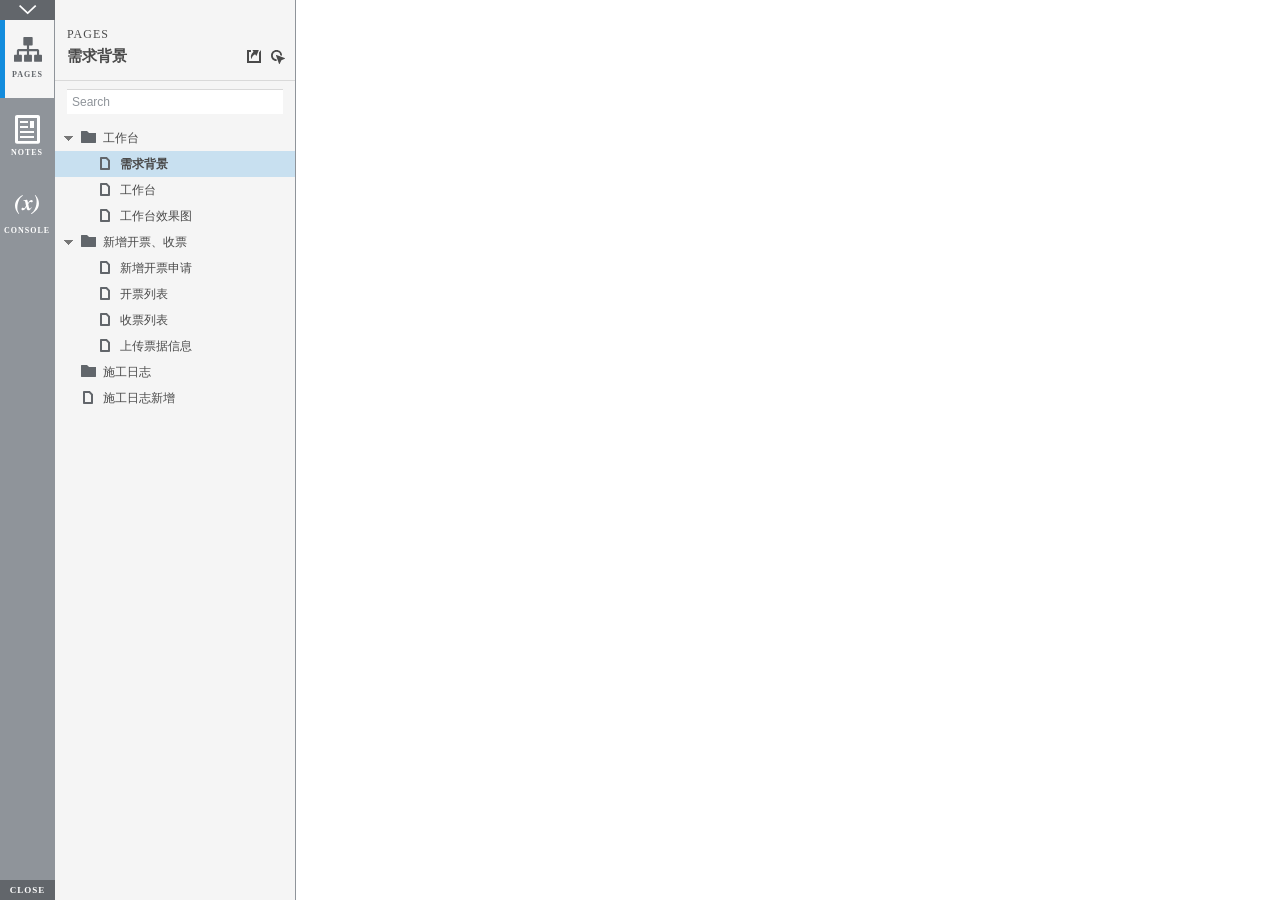
<file: index.html>
﻿<!DOCTYPE html>
<html xmlns="http://www.w3.org/1999/xhtml" xml:lang="en" lang="en">
<head>
    <title>Untitled Document</title>
    <meta http-equiv="X-UA-Compatible" content="IE=edge"/>
    <meta http-equiv="content-type" content="text/html; charset=utf-8" />
    <meta name="viewport" content="width=device-width, initial-scale=1.0" />
    <meta name="apple-mobile-web-app-capable" content="yes" />
    <link type="text/css" href="resources/css/reset.css" rel="Stylesheet" />
    <link type="text/css" href="resources/css/default.css" rel="Stylesheet" />
    <!--<link href='https://fonts.googleapis.com/css?family=Nunito:300' rel='stylesheet' type='text/css'>-->

    <script type="text/javascript">
        if (location.href.toString().indexOf('file://localhost/') == 0) {
            location.href = location.href.toString().replace('file://localhost/', 'file:///');
        }
    </script>

    <script type="text/javascript" src="resources/scripts/jquery-1.7.1.min.js"></script>
    <script type="text/javascript" src="resources/scripts/player/splitter.js"></script>
    <script type="text/javascript" src="resources/scripts/axutils.js"></script>
    <script type="text/javascript" src="resources/scripts/player/axplayer.js"></script>
    <script type="text/javascript" src="resources/scripts/messagecenter.js"></script>
    <script type="text/javascript" src="data/document.js"></script>
    <style type="text/css">

#outerContainer {
	width:1000px;
	height:1500px;
}

.vsplitbar {
    width: 3px;
    /*background: #B9B9B9;*/
    border-right: 1px solid #8f949a;
}

.vsplitbar:hover, .vsplitbar.active {
    background: #8f949a;
}

#rightPanel {
    background-color: White;
}

/*#leftPanel {
    min-width: 120px;
}*/

.splitterMask {
   position:absolute;
   top: 0;
   left: 0;
   width: 100%;
   height: 100%;
   overflow: hidden;
   background-image: url(resources/images/transparent.gif);
   z-index: 20000;
}

    </style>
    <script type="text/javascript" language="JavaScript"><!--
        var SITEMAP_COLLAPSE_VAR_NAME = 'c';
        var PLUGIN_VAR_NAME = 'g';
        var FOOTNOTES_VAR_NAME = 'fn';
        var ADAPTIVE_VIEW_VAR_NAME = 'view';
        var lastLeftPanelWidth = 295;
        var toolBarOnly = true;

        // isolate scope
        (function() {
            setUpController();
            
            var configuration = $axure.document.configuration;
            var _settings = {};
            _settings.projectId = configuration.prototypeId;
            _settings.isAxshare = configuration.isAxshare;
            _settings.loadFeedbackPlugin = configuration.loadFeedbackPlugin;
            var cHash = getHashStringVar(SITEMAP_COLLAPSE_VAR_NAME);
            _settings.startCollapsed = cHash == "1";
            if(cHash == "2") closePlayer();
            var gHash = getHashStringVar(PLUGIN_VAR_NAME);
            if(gHash == "") gHash = 1;
            _settings.startPluginGid = gHash;

            $axure.player.settings = _settings;

            $(window).bind('load', function() {
                if(CHROME_5_LOCAL && !$('body').attr('pluginDetected')) {
                    window.location = 'resources/chrome/chrome.html';
                }
            });

            $(document).ready(function() {
                $axure.page.bind('load.start', mainFrame_onload);
                $axure.messageCenter.addMessageListener(messageCenter_message);

                $(document).on('pluginShown', function (event, data) {
                    setVarInCurrentUrlHash('g', data ? data : '');
                });

                $(document).on('pluginCreated', function(event, data) {
                    if($axure.player.settings.startPluginGid == data) {
                        $axure.player.showPlugin(data);
                    }
                });

                if($axure.player.settings.loadFeedbackPlugin) {
                    if($axure.player.settings.isAxshare) {
                        $axure.utils.loadJS('/Scripts/plugins/feedback/feedback8.js');
                    } else {
                        $axure.utils.loadJS('http://share.axure.com/Scripts/plugins/feedback/feedback8.js');
                    }
                }

                if(navigator.userAgent.indexOf("MSIE") >= 0) $('#outerContainer').width('100%');
                initialize();
                if($axure.player.settings.startCollapsed) $('#outerContainer').splitter({ sizeLeft: 0 });
                else $('#outerContainer').splitter({ sizeLeft: lastLeftPanelWidth });
                $('#leftPanel').width(lastLeftPanelWidth);
                
                $(window).resize(function() { resizeContent(); });

                $('#maximizePanelContainer').hide();

                initializeLogo();

                $(window).resize();
                resizeContent();
                
                $axure.player.collapseToBar();

                if($axure.player.settings.startCollapsed) {
                    collapse();
                    $('#leftPanel').width(0);
                }

                if(MOBILE_DEVICE) {
                    $('#interfaceControlFrameMinimizeContainer').height('45px');
                    $('#interfaceControlFrameMinimizeContainer a').height('45px');
                    $('#interfaceControlFrameHeaderContainer').css('margin-top','45px');
                    $('#interfaceControlFrameCloseContainer a').css('padding','10px 0px');
                    $('#maximizePanelContainer').height('45px');//.css('top','inherit').css('bottom','0px');

                    $('body').removeClass('hashover');

                    if(IOS) {
                        $('#rightPanel').css('overflow', 'auto').css('-webkit-overflow-scrolling', 'touch').css('-ms-overflow-x', 'hidden');

                        window.addEventListener("orientationchange", function() {
                            var viewport = document.querySelector("meta[name=viewport]");
                            //so iOS doesn't zoom when switching back to portrait
                            viewport.setAttribute('content', 'width=device-width, initial-scale=1.0, maximum-scale=1.0');
                            viewport.setAttribute('content', 'width=device-width, initial-scale=1.0');
                            resizeContent();
                        }, false);

                        $axure.page.bind('load.start', function() {
                            resizeContent();
                        });
                    }
                }

            });

            function initialize() {
                var legacyQString = getQueryString("Page");
                if (legacyQString.length > 0) {
                    location.href = location.href.substring(0, location.href.indexOf("?")) + "#p=" + legacyQString;
                    return;
                }

                var mainFrame = document.getElementById("mainFrame");
                mainFrame.contentWindow.location.href = getInitialUrl();
            }

            function initializeLogo() {
                if($axure.document.configuration.logoImagePath) {
                    var image = new Image();
                    image.onload = function() {
                        $('#logoImage').css('max-width', this.width + 'px');
                        $axure.player.resizeContent();
                    };
                    image.src = $axure.document.configuration.logoImagePath;
                
                    $('#interfaceControlFrameLogoImageContainer').html('<img id="logoImage" src="" />');
                    $('#logoImage').attr('src', $axure.document.configuration.logoImagePath).load(function() { resizeContent(); });
                } else $('#interfaceControlFrameLogoImageContainer').hide();

                if ($axure.document.configuration.logoImageCaption) {
                    $('#interfaceControlFrameLogoCaptionContainer').html($axure.document.configuration.logoImageCaption);
                } else $('#interfaceControlFrameLogoCaptionContainer').hide();

                if(!$('#interfaceControlFrameLogoImageContainer').is(':visible') && !$('#interfaceControlFrameLogoCaptionContainer').is(':visible')) {
                    $('#interfaceControlFrameLogoContainer').hide();
                }
            }

            var resizeContent = $axure.player.resizeContent = function() {
                var newHeight = $(window).height();
                var newWidth = $(window).width();

                var controlContainerHeight = newHeight;// - 30;
                if($('#interfaceControlFrameLogoContainer').is(':visible')) controlContainerHeight -= $('#interfaceControlFrameLogoContainer').outerHeight();// + 16;

                $('#outerContainer').height(newHeight).width(newWidth);
                $('.vsplitbar').height(newHeight);
                $('#leftPanel').height(newHeight);
                $('#interfaceControlFrame').height(newHeight);
                $('#interfaceControlFrameContainer').height(newHeight);
                $('#interfaceControlFrameHostContainer').height(controlContainerHeight);

                $('#rightPanel').height(newHeight);
                $('#mainFrame').height(newHeight);

                if($('#leftPanel').is(':visible')) $('#rightPanel').width($(window).width() - $('#leftPanel').width() - 1);// $('.vsplitbar').width());
                else $('#rightPanel').width($(window).width());

                $(document).trigger('ContainerHeightChange',[controlContainerHeight]);

                if(MOBILE_DEVICE) {
                    if(!(getHashStringVar(ADAPTIVE_VIEW_VAR_NAME).length > 0)) $axure.messageCenter.postMessage('setAdaptiveViewForSize', {'width':newWidth, 'height':$('#rightPanel').height()});
                }
            }

            var collapseToBar = $axure.player.collapseToBar = function() {
                lastLeftPanelWidth = $('#leftPanel').width();
                $('#leftPanel').width('55px');
                $('.vsplitbar').hide();
                $('#rightPanel').width($(window).width() - $('#leftPanel').width());
                $(window).resize();
                $('#outerContainer').trigger('resize');
                toolBarOnly = true;
            }

            var expandFromBar = $axure.player.expandFromBar = function() {
                if($('.vsplitbar').is(':visible')) return;

                $('#leftPanel').width(lastLeftPanelWidth);
                $('.vsplitbar').show();
                $('#rightPanel').width($(window).width() - $('#leftPanel').width() - 1);// $('.vsplitbar').width());
                $(window).resize();
                $('#outerContainer').trigger('resize');
                toolBarOnly = false;
            }

        })();

        function messageCenter_message(message, data) {
            if(message == 'expandFrame') expand();
            else if(message == 'getCollapseFrameOnLoad' && $axure.player.settings.startCollapsed && !MOBILE_DEVICE) $axure.messageCenter.postMessage('collapseFrameOnLoad');
        }

        
        function getInitialUrl() {
            var pageName = getHashStringVar("p");
            if(pageName.length > 0) return pageName + ".html";
            else {
                var url = getFirstPageUrl($axure.document.sitemap.rootNodes);
                return (url ? url : "about:blank");
            }
        }

        function getFirstPageUrl(nodes) {
            for (var i = 0; i < nodes.length; i++) {
                var node = nodes[i];
                if (node.url) return node.url;
                else {
                    var hasChildren = (node.children && node.children.length > 0);
                    if (hasChildren) {
                        var url = getFirstPageUrl(node.children);
                        if (url) return url;
                    }
                }
            }
            return null;
        }

        function closePlayer() {
            if($axure.page.location) window.location.href = $axure.page.location;
            else {
                var pageFile = getInitialUrl();
                var currentLocation = window.location.toString();
                window.location.href = currentLocation.substr(0, currentLocation.lastIndexOf("/") + 1) + pageFile;
            }
        }

        function replaceHash(newHash) {
            var currentLocWithoutHash = window.location.toString().split('#')[0];

            //We use replace so that every hash change doesn't get appended to the history stack.
            //We use replaceState in browsers that support it, else replace the location
            if(typeof window.history.replaceState != 'undefined') {
                try {
                    //Chrome 45 (Version 45.0.2454.85 m) started throwing an error here when generated locally (this only happens with sitemap open) which broke all interactions.
                    //try catch breaks the url adjusting nicely when the sitemap is open, but all interactions and forward and back buttons work.
                    //Uncaught SecurityError: Failed to execute 'replaceState' on 'History': A history state object with URL 'file:///C:/Users/Ian/Documents/Axure/HTML/Untitled/start.html#p=home' cannot be created in a document with origin 'null'.
                    window.history.replaceState(null, null, currentLocWithoutHash + newHash);
                } catch(ex) {}
            } else {
                window.location.replace(currentLocWithoutHash + newHash);
            }
        }

        function collapse() {
            setVarInCurrentUrlHash('c', 1);
            if(!toolBarOnly) lastLeftPanelWidth = $('#leftPanel').width();

            $('#maximizePanelContainer').show();
            $('#leftPanel').hide();
            $('.vsplitbar').hide();
            $('#rightPanel').width($(window).width());
            $(window).resize();
            $('#outerContainer').trigger('resize');

            $(document).trigger('sidebarCollapse');

            if(MOBILE_DEVICE) {
                $('#maximizePanelContainer').animate({
                    top:$('#rightPanel').height() - $('#maximizePanelContainer').height()
                }, 300, 'swing', function() {
                    $('#maximizePanelContainer').css('top', 'inherit').css('bottom', '0px');
                });
            }
        }

        function expand() {
            if(MOBILE_DEVICE) {
                $('#maximizePanelContainer').css('top', '0px').css('bottom', 'inherit');
            }

            deleteVarFromCurrentUrlHash('c');
            $('#maximizePanelContainer').hide();
            $('#leftPanel').width(lastLeftPanelWidth);
            $('#leftPanel').show();
            if(!toolBarOnly) {
                $('.vsplitbar').show();
                $('#rightPanel').width($(window).width() - $('#leftPanel').width() - 1);
            } else {
                $axure.player.collapseToBar();
            }
            $(window).resize();
            $('#outerContainer').trigger('resize');

            $(document).trigger('sidebarExpanded');
        }


        function mainFrame_onload() {
            if($axure.page.pageName) document.title = $axure.page.pageName;
        }

        function getQueryString(query) {
            var qstring = self.location.href.split("?");
            if(qstring.length < 2) return "";
            return GetParameter(qstring, query);
        }
        
        function GetParameter(qstring, query) {
            var prms = qstring[1].split("&");
            var frmelements = new Array();
            var currprmeter, querystr = "";

            for(var i = 0; i < prms.length; i++) {
                currprmeter = prms[i].split("=");
                frmelements[i] = new Array();
                frmelements[i][0] = currprmeter[0];
                frmelements[i][1] = currprmeter[1];
            }

            for(j = 0; j < frmelements.length; j++) {
                if(frmelements[j][0].toLowerCase() == query.toLowerCase()) {
                    querystr = frmelements[j][1];
                    break;
                }
            }
            return querystr;
        }
        
        function getHashStringVar(query) {
            var qstring = self.location.href.split("#");
            if(qstring.length < 2) return "";
            return GetParameter(qstring, query);
        }

        function setHashStringVar(currentHash, varName, varVal) {
            var varWithEqual = varName + '=';
            var poundVarWithEqual = varVal === '' ? '' :  '#' + varName + '=' + varVal;
            var ampVarWithEqual = varVal === '' ? '' :  '&' + varName + '=' + varVal;
            var hashToSet = '';

            var pageIndex = currentHash.indexOf('#' + varWithEqual);
            if(pageIndex == -1) pageIndex = currentHash.indexOf('&' + varWithEqual);
            if(pageIndex != -1) {
                var newHash = currentHash.substring(0, pageIndex);

                newHash = newHash == '' ? poundVarWithEqual : newHash + ampVarWithEqual;

                var ampIndex = currentHash.indexOf('&', pageIndex + 1);
                if(ampIndex != -1) {
                    newHash = newHash == '' ? '#' + currentHash.substring(ampIndex + 1) : newHash + currentHash.substring(ampIndex);
                }
                hashToSet = newHash;
            } else if(currentHash.indexOf('#') != -1) {
                hashToSet = currentHash + ampVarWithEqual;
            } else {
                hashToSet = poundVarWithEqual;
            }

            if(hashToSet != '' || varVal == '') {
                return hashToSet;
            }

            return null;
        }

        function setVarInCurrentUrlHash(varName, varVal) {
            var newHash = setHashStringVar(window.location.hash, varName, varVal);

            if(newHash != null) {
                replaceHash(newHash);
            }
        }

        function deleteHashStringVar(currentHash, varName) {
            var varWithEqual = varName + '=';

            var pageIndex = currentHash.indexOf('#' + varWithEqual);
            if(pageIndex == -1) pageIndex = currentHash.indexOf('&' + varWithEqual);
            if(pageIndex != -1) {
                var newHash = currentHash.substring(0, pageIndex);

                var ampIndex = currentHash.indexOf('&', pageIndex + 1);

                //IF begin of string....if none blank, ELSE # instead of & and rest
                //IF in string....prefix + if none blank, ELSE &-rest
                if(newHash == '') { //beginning of string
                    newHash = ampIndex != -1 ? '#' + currentHash.substring(ampIndex + 1) : '';
                } else { //somewhere in the middle
                    newHash = newHash + (ampIndex != -1 ? currentHash.substring(ampIndex) : '');
                }

                return newHash;
            }

            return null;
        }

        function deleteVarFromCurrentUrlHash(varName) {
            var newHash = deleteHashStringVar(window.location.hash, varName);

            if(newHash != null) {
                replaceHash(newHash);
            }
        }
    --></script>

    <link type="text/css" rel="Stylesheet" href="plugins/sitemap/styles/sitemap.css" />
    <script type="text/javascript" src="plugins/sitemap/sitemap.js"></script>
    <link type="text/css" rel="Stylesheet" href="plugins/page_notes/styles/page_notes.css" />
    <script type="text/javascript" src="plugins/page_notes/page_notes.js"></script>
    <!--<link type="text/css" rel="Stylesheet" href="plugins/recordplay/styles/recordplay.css" />
    <script type="text/javascript" src="plugins/recordplay/recordplay.js"></script>-->
    <link type="text/css" rel="Stylesheet" href="plugins/debug/styles/debug.css" />
    <script type="text/javascript" src="plugins/debug/debug.js"></script>

</head>
<body scroll="no" class="hashover">
    <div id="outerContainer">

        <div id="leftPanel">
            <div id="interfaceControlFrame">
                <div id="interfaceControlFrameMinimizeContainer">
                    <a title="Collapse" id="interfaceControlFrameMinimizeButton" onclick="collapse();">&nbsp;</a>
                </div>
                <div id="interfaceControlFrameHeaderContainer">
                    <ul id="interfaceControlFrameHeader"></ul>
                </div>
                <div id="interfaceControlFrameContainer">
                    <div id="interfaceControlFrameLogoContainer">
                        <div id="interfaceControlFrameLogoImageContainer"></div>
                        <div id="interfaceControlFrameLogoCaptionContainer"></div>
                    </div>
                    <div id="interfaceControlFrameHostContainer">
                    </div>
                </div>
                <div id="interfaceControlFrameCloseContainer">
                    <a title="Close" id="interfaceControlFrameCloseButton" onclick="closePlayer();">CLOSE</a>
                </div>
            </div>
        </div>
        <div id="rightPanel">
            <iframe id="mainFrame" name="mainFrame" width="100%" height="100%" src="" frameborder="0" style="display: block;" webkitallowfullscreen mozallowfullscreen allowfullscreen></iframe>
        </div>

    </div>

    <div id="maximizePanelContainer">
        <iframe id="expandFrame" src="resources/expand.html" width="100%" height="100%" scrolling="no" allowtransparency="true" frameborder="0"></iframe>
    </div>

</body>
</html>
</file>
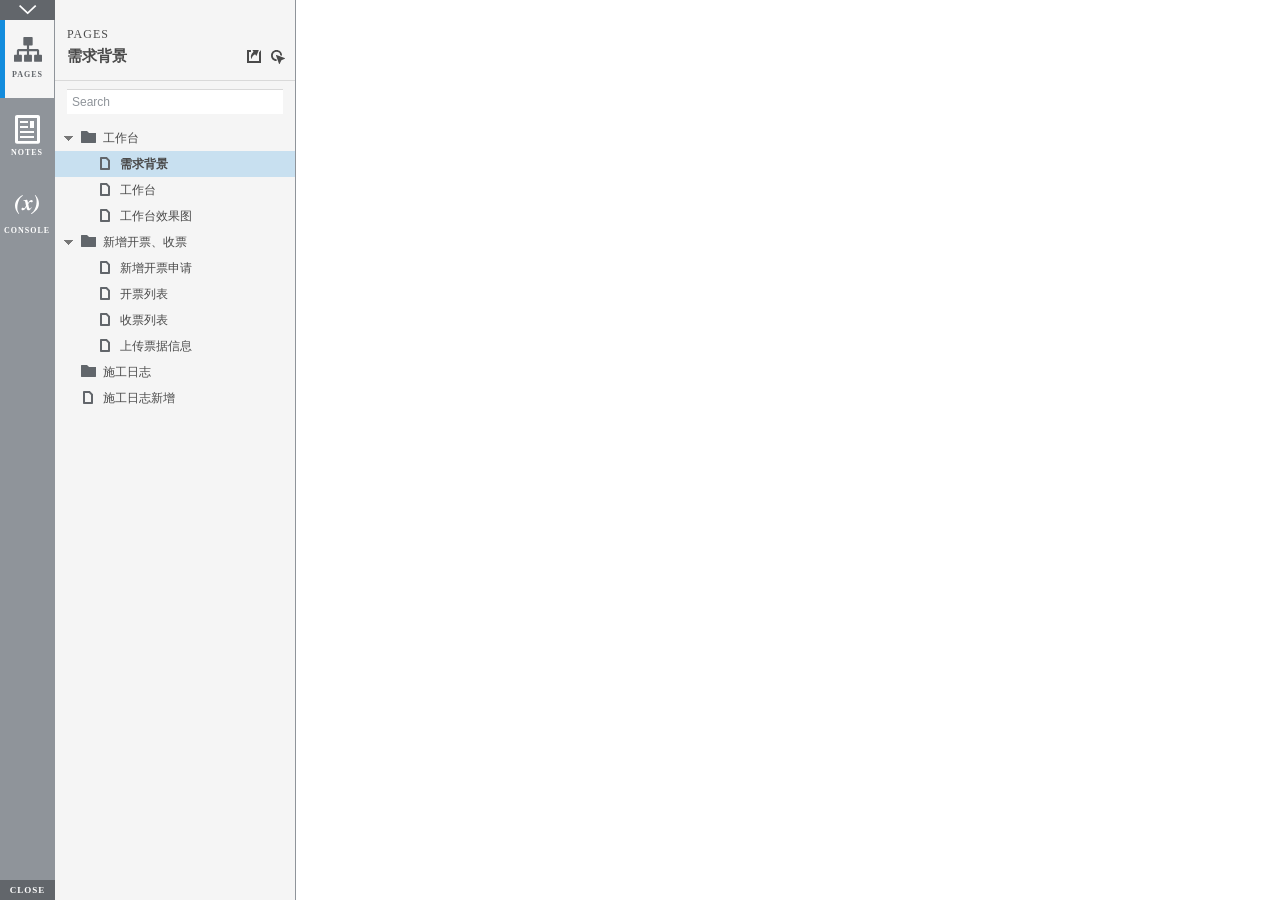
<file: start.html>
﻿<!DOCTYPE html>
<html xmlns="http://www.w3.org/1999/xhtml" xml:lang="en" lang="en">
<head>
    <title>Untitled Document</title>
    <meta http-equiv="X-UA-Compatible" content="IE=edge"/>
    <meta http-equiv="content-type" content="text/html; charset=utf-8" />
    <meta name="viewport" content="width=device-width, initial-scale=1.0" />
    <meta name="apple-mobile-web-app-capable" content="yes" />
    <link type="text/css" href="resources/css/reset.css" rel="Stylesheet" />
    <link type="text/css" href="resources/css/default.css" rel="Stylesheet" />
    <!--<link href='https://fonts.googleapis.com/css?family=Nunito:300' rel='stylesheet' type='text/css'>-->

    <script type="text/javascript">
        if (location.href.toString().indexOf('file://localhost/') == 0) {
            location.href = location.href.toString().replace('file://localhost/', 'file:///');
        }
    </script>

    <script type="text/javascript" src="resources/scripts/jquery-1.7.1.min.js"></script>
    <script type="text/javascript" src="resources/scripts/player/splitter.js"></script>
    <script type="text/javascript" src="resources/scripts/axutils.js"></script>
    <script type="text/javascript" src="resources/scripts/player/axplayer.js"></script>
    <script type="text/javascript" src="resources/scripts/messagecenter.js"></script>
    <script type="text/javascript" src="data/document.js"></script>
    <style type="text/css">

#outerContainer {
	width:1000px;
	height:1500px;
}

.vsplitbar {
    width: 3px;
    /*background: #B9B9B9;*/
    border-right: 1px solid #8f949a;
}

.vsplitbar:hover, .vsplitbar.active {
    background: #8f949a;
}

#rightPanel {
    background-color: White;
}

/*#leftPanel {
    min-width: 120px;
}*/

.splitterMask {
   position:absolute;
   top: 0;
   left: 0;
   width: 100%;
   height: 100%;
   overflow: hidden;
   background-image: url(resources/images/transparent.gif);
   z-index: 20000;
}

    </style>
    <script type="text/javascript" language="JavaScript"><!--
        var SITEMAP_COLLAPSE_VAR_NAME = 'c';
        var PLUGIN_VAR_NAME = 'g';
        var FOOTNOTES_VAR_NAME = 'fn';
        var ADAPTIVE_VIEW_VAR_NAME = 'view';
        var lastLeftPanelWidth = 295;
        var toolBarOnly = true;

        // isolate scope
        (function() {
            setUpController();
            
            var configuration = $axure.document.configuration;
            var _settings = {};
            _settings.projectId = configuration.prototypeId;
            _settings.isAxshare = configuration.isAxshare;
            _settings.loadFeedbackPlugin = configuration.loadFeedbackPlugin;
            var cHash = getHashStringVar(SITEMAP_COLLAPSE_VAR_NAME);
            _settings.startCollapsed = cHash == "1";
            if(cHash == "2") closePlayer();
            var gHash = getHashStringVar(PLUGIN_VAR_NAME);
            if(gHash == "") gHash = 1;
            _settings.startPluginGid = gHash;

            $axure.player.settings = _settings;

            $(window).bind('load', function() {
                if(CHROME_5_LOCAL && !$('body').attr('pluginDetected')) {
                    window.location = 'resources/chrome/chrome.html';
                }
            });

            $(document).ready(function() {
                $axure.page.bind('load.start', mainFrame_onload);
                $axure.messageCenter.addMessageListener(messageCenter_message);

                $(document).on('pluginShown', function (event, data) {
                    setVarInCurrentUrlHash('g', data ? data : '');
                });

                $(document).on('pluginCreated', function(event, data) {
                    if($axure.player.settings.startPluginGid == data) {
                        $axure.player.showPlugin(data);
                    }
                });

                if($axure.player.settings.loadFeedbackPlugin) {
                    if($axure.player.settings.isAxshare) {
                        $axure.utils.loadJS('/Scripts/plugins/feedback/feedback8.js');
                    } else {
                        $axure.utils.loadJS('http://share.axure.com/Scripts/plugins/feedback/feedback8.js');
                    }
                }

                if(navigator.userAgent.indexOf("MSIE") >= 0) $('#outerContainer').width('100%');
                initialize();
                if($axure.player.settings.startCollapsed) $('#outerContainer').splitter({ sizeLeft: 0 });
                else $('#outerContainer').splitter({ sizeLeft: lastLeftPanelWidth });
                $('#leftPanel').width(lastLeftPanelWidth);
                
                $(window).resize(function() { resizeContent(); });

                $('#maximizePanelContainer').hide();

                initializeLogo();

                $(window).resize();
                resizeContent();
                
                $axure.player.collapseToBar();

                if($axure.player.settings.startCollapsed) {
                    collapse();
                    $('#leftPanel').width(0);
                }

                if(MOBILE_DEVICE) {
                    $('#interfaceControlFrameMinimizeContainer').height('45px');
                    $('#interfaceControlFrameMinimizeContainer a').height('45px');
                    $('#interfaceControlFrameHeaderContainer').css('margin-top','45px');
                    $('#interfaceControlFrameCloseContainer a').css('padding','10px 0px');
                    $('#maximizePanelContainer').height('45px');//.css('top','inherit').css('bottom','0px');

                    $('body').removeClass('hashover');

                    if(IOS) {
                        $('#rightPanel').css('overflow', 'auto').css('-webkit-overflow-scrolling', 'touch').css('-ms-overflow-x', 'hidden');

                        window.addEventListener("orientationchange", function() {
                            var viewport = document.querySelector("meta[name=viewport]");
                            //so iOS doesn't zoom when switching back to portrait
                            viewport.setAttribute('content', 'width=device-width, initial-scale=1.0, maximum-scale=1.0');
                            viewport.setAttribute('content', 'width=device-width, initial-scale=1.0');
                            resizeContent();
                        }, false);

                        $axure.page.bind('load.start', function() {
                            resizeContent();
                        });
                    }
                }

            });

            function initialize() {
                var legacyQString = getQueryString("Page");
                if (legacyQString.length > 0) {
                    location.href = location.href.substring(0, location.href.indexOf("?")) + "#p=" + legacyQString;
                    return;
                }

                var mainFrame = document.getElementById("mainFrame");
                mainFrame.contentWindow.location.href = getInitialUrl();
            }

            function initializeLogo() {
                if($axure.document.configuration.logoImagePath) {
                    var image = new Image();
                    image.onload = function() {
                        $('#logoImage').css('max-width', this.width + 'px');
                        $axure.player.resizeContent();
                    };
                    image.src = $axure.document.configuration.logoImagePath;
                
                    $('#interfaceControlFrameLogoImageContainer').html('<img id="logoImage" src="" />');
                    $('#logoImage').attr('src', $axure.document.configuration.logoImagePath).load(function() { resizeContent(); });
                } else $('#interfaceControlFrameLogoImageContainer').hide();

                if ($axure.document.configuration.logoImageCaption) {
                    $('#interfaceControlFrameLogoCaptionContainer').html($axure.document.configuration.logoImageCaption);
                } else $('#interfaceControlFrameLogoCaptionContainer').hide();

                if(!$('#interfaceControlFrameLogoImageContainer').is(':visible') && !$('#interfaceControlFrameLogoCaptionContainer').is(':visible')) {
                    $('#interfaceControlFrameLogoContainer').hide();
                }
            }

            var resizeContent = $axure.player.resizeContent = function() {
                var newHeight = $(window).height();
                var newWidth = $(window).width();

                var controlContainerHeight = newHeight;// - 30;
                if($('#interfaceControlFrameLogoContainer').is(':visible')) controlContainerHeight -= $('#interfaceControlFrameLogoContainer').outerHeight();// + 16;

                $('#outerContainer').height(newHeight).width(newWidth);
                $('.vsplitbar').height(newHeight);
                $('#leftPanel').height(newHeight);
                $('#interfaceControlFrame').height(newHeight);
                $('#interfaceControlFrameContainer').height(newHeight);
                $('#interfaceControlFrameHostContainer').height(controlContainerHeight);

                $('#rightPanel').height(newHeight);
                $('#mainFrame').height(newHeight);

                if($('#leftPanel').is(':visible')) $('#rightPanel').width($(window).width() - $('#leftPanel').width() - 1);// $('.vsplitbar').width());
                else $('#rightPanel').width($(window).width());

                $(document).trigger('ContainerHeightChange',[controlContainerHeight]);

                if(MOBILE_DEVICE) {
                    if(!(getHashStringVar(ADAPTIVE_VIEW_VAR_NAME).length > 0)) $axure.messageCenter.postMessage('setAdaptiveViewForSize', {'width':newWidth, 'height':$('#rightPanel').height()});
                }
            }

            var collapseToBar = $axure.player.collapseToBar = function() {
                lastLeftPanelWidth = $('#leftPanel').width();
                $('#leftPanel').width('55px');
                $('.vsplitbar').hide();
                $('#rightPanel').width($(window).width() - $('#leftPanel').width());
                $(window).resize();
                $('#outerContainer').trigger('resize');
                toolBarOnly = true;
            }

            var expandFromBar = $axure.player.expandFromBar = function() {
                if($('.vsplitbar').is(':visible')) return;

                $('#leftPanel').width(lastLeftPanelWidth);
                $('.vsplitbar').show();
                $('#rightPanel').width($(window).width() - $('#leftPanel').width() - 1);// $('.vsplitbar').width());
                $(window).resize();
                $('#outerContainer').trigger('resize');
                toolBarOnly = false;
            }

        })();

        function messageCenter_message(message, data) {
            if(message == 'expandFrame') expand();
            else if(message == 'getCollapseFrameOnLoad' && $axure.player.settings.startCollapsed && !MOBILE_DEVICE) $axure.messageCenter.postMessage('collapseFrameOnLoad');
        }

        
        function getInitialUrl() {
            var pageName = getHashStringVar("p");
            if(pageName.length > 0) return pageName + ".html";
            else {
                var url = getFirstPageUrl($axure.document.sitemap.rootNodes);
                return (url ? url : "about:blank");
            }
        }

        function getFirstPageUrl(nodes) {
            for (var i = 0; i < nodes.length; i++) {
                var node = nodes[i];
                if (node.url) return node.url;
                else {
                    var hasChildren = (node.children && node.children.length > 0);
                    if (hasChildren) {
                        var url = getFirstPageUrl(node.children);
                        if (url) return url;
                    }
                }
            }
            return null;
        }

        function closePlayer() {
            if($axure.page.location) window.location.href = $axure.page.location;
            else {
                var pageFile = getInitialUrl();
                var currentLocation = window.location.toString();
                window.location.href = currentLocation.substr(0, currentLocation.lastIndexOf("/") + 1) + pageFile;
            }
        }

        function replaceHash(newHash) {
            var currentLocWithoutHash = window.location.toString().split('#')[0];

            //We use replace so that every hash change doesn't get appended to the history stack.
            //We use replaceState in browsers that support it, else replace the location
            if(typeof window.history.replaceState != 'undefined') {
                try {
                    //Chrome 45 (Version 45.0.2454.85 m) started throwing an error here when generated locally (this only happens with sitemap open) which broke all interactions.
                    //try catch breaks the url adjusting nicely when the sitemap is open, but all interactions and forward and back buttons work.
                    //Uncaught SecurityError: Failed to execute 'replaceState' on 'History': A history state object with URL 'file:///C:/Users/Ian/Documents/Axure/HTML/Untitled/start.html#p=home' cannot be created in a document with origin 'null'.
                    window.history.replaceState(null, null, currentLocWithoutHash + newHash);
                } catch(ex) {}
            } else {
                window.location.replace(currentLocWithoutHash + newHash);
            }
        }

        function collapse() {
            setVarInCurrentUrlHash('c', 1);
            if(!toolBarOnly) lastLeftPanelWidth = $('#leftPanel').width();

            $('#maximizePanelContainer').show();
            $('#leftPanel').hide();
            $('.vsplitbar').hide();
            $('#rightPanel').width($(window).width());
            $(window).resize();
            $('#outerContainer').trigger('resize');

            $(document).trigger('sidebarCollapse');

            if(MOBILE_DEVICE) {
                $('#maximizePanelContainer').animate({
                    top:$('#rightPanel').height() - $('#maximizePanelContainer').height()
                }, 300, 'swing', function() {
                    $('#maximizePanelContainer').css('top', 'inherit').css('bottom', '0px');
                });
            }
        }

        function expand() {
            if(MOBILE_DEVICE) {
                $('#maximizePanelContainer').css('top', '0px').css('bottom', 'inherit');
            }

            deleteVarFromCurrentUrlHash('c');
            $('#maximizePanelContainer').hide();
            $('#leftPanel').width(lastLeftPanelWidth);
            $('#leftPanel').show();
            if(!toolBarOnly) {
                $('.vsplitbar').show();
                $('#rightPanel').width($(window).width() - $('#leftPanel').width() - 1);
            } else {
                $axure.player.collapseToBar();
            }
            $(window).resize();
            $('#outerContainer').trigger('resize');

            $(document).trigger('sidebarExpanded');
        }


        function mainFrame_onload() {
            if($axure.page.pageName) document.title = $axure.page.pageName;
        }

        function getQueryString(query) {
            var qstring = self.location.href.split("?");
            if(qstring.length < 2) return "";
            return GetParameter(qstring, query);
        }
        
        function GetParameter(qstring, query) {
            var prms = qstring[1].split("&");
            var frmelements = new Array();
            var currprmeter, querystr = "";

            for(var i = 0; i < prms.length; i++) {
                currprmeter = prms[i].split("=");
                frmelements[i] = new Array();
                frmelements[i][0] = currprmeter[0];
                frmelements[i][1] = currprmeter[1];
            }

            for(j = 0; j < frmelements.length; j++) {
                if(frmelements[j][0].toLowerCase() == query.toLowerCase()) {
                    querystr = frmelements[j][1];
                    break;
                }
            }
            return querystr;
        }
        
        function getHashStringVar(query) {
            var qstring = self.location.href.split("#");
            if(qstring.length < 2) return "";
            return GetParameter(qstring, query);
        }

        function setHashStringVar(currentHash, varName, varVal) {
            var varWithEqual = varName + '=';
            var poundVarWithEqual = varVal === '' ? '' :  '#' + varName + '=' + varVal;
            var ampVarWithEqual = varVal === '' ? '' :  '&' + varName + '=' + varVal;
            var hashToSet = '';

            var pageIndex = currentHash.indexOf('#' + varWithEqual);
            if(pageIndex == -1) pageIndex = currentHash.indexOf('&' + varWithEqual);
            if(pageIndex != -1) {
                var newHash = currentHash.substring(0, pageIndex);

                newHash = newHash == '' ? poundVarWithEqual : newHash + ampVarWithEqual;

                var ampIndex = currentHash.indexOf('&', pageIndex + 1);
                if(ampIndex != -1) {
                    newHash = newHash == '' ? '#' + currentHash.substring(ampIndex + 1) : newHash + currentHash.substring(ampIndex);
                }
                hashToSet = newHash;
            } else if(currentHash.indexOf('#') != -1) {
                hashToSet = currentHash + ampVarWithEqual;
            } else {
                hashToSet = poundVarWithEqual;
            }

            if(hashToSet != '' || varVal == '') {
                return hashToSet;
            }

            return null;
        }

        function setVarInCurrentUrlHash(varName, varVal) {
            var newHash = setHashStringVar(window.location.hash, varName, varVal);

            if(newHash != null) {
                replaceHash(newHash);
            }
        }

        function deleteHashStringVar(currentHash, varName) {
            var varWithEqual = varName + '=';

            var pageIndex = currentHash.indexOf('#' + varWithEqual);
            if(pageIndex == -1) pageIndex = currentHash.indexOf('&' + varWithEqual);
            if(pageIndex != -1) {
                var newHash = currentHash.substring(0, pageIndex);

                var ampIndex = currentHash.indexOf('&', pageIndex + 1);

                //IF begin of string....if none blank, ELSE # instead of & and rest
                //IF in string....prefix + if none blank, ELSE &-rest
                if(newHash == '') { //beginning of string
                    newHash = ampIndex != -1 ? '#' + currentHash.substring(ampIndex + 1) : '';
                } else { //somewhere in the middle
                    newHash = newHash + (ampIndex != -1 ? currentHash.substring(ampIndex) : '');
                }

                return newHash;
            }

            return null;
        }

        function deleteVarFromCurrentUrlHash(varName) {
            var newHash = deleteHashStringVar(window.location.hash, varName);

            if(newHash != null) {
                replaceHash(newHash);
            }
        }
    --></script>

    <link type="text/css" rel="Stylesheet" href="plugins/sitemap/styles/sitemap.css" />
    <script type="text/javascript" src="plugins/sitemap/sitemap.js"></script>
    <link type="text/css" rel="Stylesheet" href="plugins/page_notes/styles/page_notes.css" />
    <script type="text/javascript" src="plugins/page_notes/page_notes.js"></script>
    <!--<link type="text/css" rel="Stylesheet" href="plugins/recordplay/styles/recordplay.css" />
    <script type="text/javascript" src="plugins/recordplay/recordplay.js"></script>-->
    <link type="text/css" rel="Stylesheet" href="plugins/debug/styles/debug.css" />
    <script type="text/javascript" src="plugins/debug/debug.js"></script>

</head>
<body scroll="no" class="hashover">
    <div id="outerContainer">

        <div id="leftPanel">
            <div id="interfaceControlFrame">
                <div id="interfaceControlFrameMinimizeContainer">
                    <a title="Collapse" id="interfaceControlFrameMinimizeButton" onclick="collapse();">&nbsp;</a>
                </div>
                <div id="interfaceControlFrameHeaderContainer">
                    <ul id="interfaceControlFrameHeader"></ul>
                </div>
                <div id="interfaceControlFrameContainer">
                    <div id="interfaceControlFrameLogoContainer">
                        <div id="interfaceControlFrameLogoImageContainer"></div>
                        <div id="interfaceControlFrameLogoCaptionContainer"></div>
                    </div>
                    <div id="interfaceControlFrameHostContainer">
                    </div>
                </div>
                <div id="interfaceControlFrameCloseContainer">
                    <a title="Close" id="interfaceControlFrameCloseButton" onclick="closePlayer();">CLOSE</a>
                </div>
            </div>
        </div>
        <div id="rightPanel">
            <iframe id="mainFrame" name="mainFrame" width="100%" height="100%" src="" frameborder="0" style="display: block;" webkitallowfullscreen mozallowfullscreen allowfullscreen></iframe>
        </div>

    </div>

    <div id="maximizePanelContainer">
        <iframe id="expandFrame" src="resources/expand.html" width="100%" height="100%" scrolling="no" allowtransparency="true" frameborder="0"></iframe>
    </div>

</body>
</html>
</file>
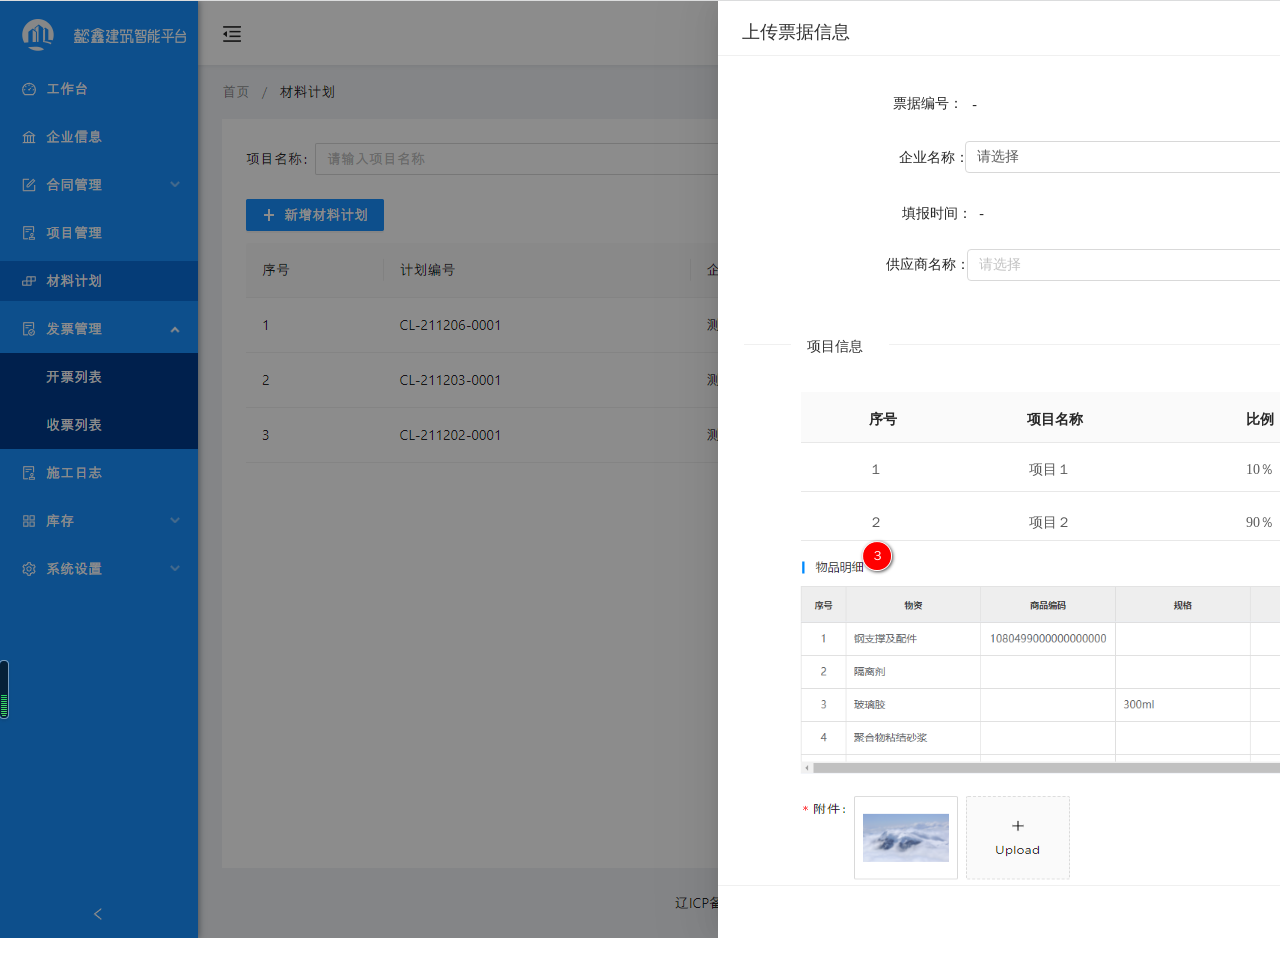
<file: 上传票据信息.html>
﻿<!DOCTYPE html>
<html>
  <head>
    <title>上传票据信息</title>
    <meta http-equiv="X-UA-Compatible" content="IE=edge"/>
    <meta http-equiv="content-type" content="text/html; charset=utf-8"/>
    <meta name="apple-mobile-web-app-capable" content="yes"/>
    <link href="resources/css/jquery-ui-themes.css" type="text/css" rel="stylesheet"/>
    <link href="resources/css/axure_rp_page.css" type="text/css" rel="stylesheet"/>
    <link href="data/styles.css" type="text/css" rel="stylesheet"/>
    <link href="files/上传票据信息/styles.css" type="text/css" rel="stylesheet"/>
    <script src="resources/scripts/jquery-1.7.1.min.js"></script>
    <script src="resources/scripts/jquery-ui-1.8.10.custom.min.js"></script>
    <script src="resources/scripts/axure/axQuery.js"></script>
    <script src="resources/scripts/axure/globals.js"></script>
    <script src="resources/scripts/axutils.js"></script>
    <script src="resources/scripts/axure/annotation.js"></script>
    <script src="resources/scripts/axure/axQuery.std.js"></script>
    <script src="resources/scripts/axure/doc.js"></script>
    <script src="data/document.js"></script>
    <script src="resources/scripts/messagecenter.js"></script>
    <script src="resources/scripts/axure/events.js"></script>
    <script src="resources/scripts/axure/recording.js"></script>
    <script src="resources/scripts/axure/action.js"></script>
    <script src="resources/scripts/axure/expr.js"></script>
    <script src="resources/scripts/axure/geometry.js"></script>
    <script src="resources/scripts/axure/flyout.js"></script>
    <script src="resources/scripts/axure/ie.js"></script>
    <script src="resources/scripts/axure/model.js"></script>
    <script src="resources/scripts/axure/repeater.js"></script>
    <script src="resources/scripts/axure/sto.js"></script>
    <script src="resources/scripts/axure/utils.temp.js"></script>
    <script src="resources/scripts/axure/variables.js"></script>
    <script src="resources/scripts/axure/drag.js"></script>
    <script src="resources/scripts/axure/move.js"></script>
    <script src="resources/scripts/axure/visibility.js"></script>
    <script src="resources/scripts/axure/style.js"></script>
    <script src="resources/scripts/axure/adaptive.js"></script>
    <script src="resources/scripts/axure/tree.js"></script>
    <script src="resources/scripts/axure/init.temp.js"></script>
    <script src="files/上传票据信息/data.js"></script>
    <script src="resources/scripts/axure/legacy.js"></script>
    <script src="resources/scripts/axure/viewer.js"></script>
    <script src="resources/scripts/axure/math.js"></script>
    <script type="text/javascript">
      $axure.utils.getTransparentGifPath = function() { return 'resources/images/transparent.gif'; };
      $axure.utils.getOtherPath = function() { return 'resources/Other.html'; };
      $axure.utils.getReloadPath = function() { return 'resources/reload.html'; };
    </script>
  </head>
  <body>
    <div id="base" class="">

      <!-- Unnamed (组 合) -->
      <div id="u703" class="ax_default" data-width="0" data-height="0">
      </div>

      <!-- Unnamed (组 合) -->
      <div id="u704" class="ax_default" data-width="0" data-height="0">
      </div>

      <!-- Unnamed (组 合) -->
      <div id="u705" class="ax_default" data-width="1914" data-height="938">

        <!-- Unnamed (组 合) -->
        <div id="u706" class="ax_default" data-width="1914" data-height="938">

          <!-- Unnamed (图片) -->
          <div id="u707" class="ax_default image1">
            <img id="u707_img" class="img " src="images/新增开票申请/u412.png"/>
            <!-- Unnamed () -->
            <div id="u708" class="text" style="display:none; visibility: hidden">
              <p><span></span></p>
            </div>
          </div>

          <!-- Unnamed (矩形) -->
          <div id="u709" class="ax_default box_2">
            <div id="u709_div" class=""></div>
            <!-- Unnamed () -->
            <div id="u710" class="text" style="display:none; visibility: hidden">
              <p><span></span></p>
            </div>
          </div>

          <!-- Unnamed (矩形) -->
          <div id="u711" class="ax_default box_2">
            <div id="u711_div" class=""></div>
            <!-- Unnamed () -->
            <div id="u712" class="text" style="display:none; visibility: hidden">
              <p><span></span></p>
            </div>
          </div>

          <!-- Unnamed (矩形) -->
          <div id="u713" class="ax_default label">
            <div id="u713_div" class=""></div>
            <!-- Unnamed () -->
            <div id="u714" class="text">
              <p><span>上传票据信息</span></p>
            </div>
          </div>

          <!-- Unnamed (矩形) -->
          <div id="u715" class="ax_default box_2">
            <div id="u715_div" class=""></div>
            <!-- Unnamed () -->
            <div id="u716" class="text" style="display:none; visibility: hidden">
              <p><span></span></p>
            </div>
          </div>

          <!-- Unnamed (组 合) -->
          <div id="u717" class="ax_default" data-width="405" data-height="87">

            <!-- Unnamed (矩形) -->
            <div id="u718" class="ax_default heading_1">
              <div id="u718_div" class=""></div>
              <!-- Unnamed () -->
              <div id="u719" class="text">
                <p><span>填报人：</span></p>
              </div>
            </div>

            <!-- Unnamed (矩形) -->
            <div id="u720" class="ax_default paragraph">
              <div id="u720_div" class=""></div>
              <!-- Unnamed () -->
              <div id="u721" class="text">
                <p><span>&nbsp;</span></p>
              </div>
            </div>

            <!-- Unnamed (矩形) -->
            <div id="u722" class="ax_default heading_1">
              <div id="u722_div" class=""></div>
              <!-- Unnamed () -->
              <div id="u723" class="text">
                <p><span>-</span></p>
              </div>
            </div>

            <!-- Unnamed (矩形) -->
            <div id="u724" class="ax_default heading_1">
              <div id="u724_div" class=""></div>
              <!-- Unnamed () -->
              <div id="u725" class="text">
                <p><span>-</span></p>
              </div>
            </div>
          </div>

          <!-- Unnamed (组 合) -->
          <div id="u726" class="ax_default" data-width="465" data-height="56">

            <!-- Unnamed (矩形) -->
            <div id="u727" class="ax_default heading_1">
              <div id="u727_div" class=""></div>
              <!-- Unnamed () -->
              <div id="u728" class="text">
                <p><span>票据编号：</span></p>
              </div>
            </div>

            <!-- Unnamed (矩形) -->
            <div id="u729" class="ax_default paragraph">
              <div id="u729_div" class=""></div>
              <!-- Unnamed () -->
              <div id="u730" class="text">
                <p><span>&nbsp;</span></p>
              </div>
            </div>

            <!-- Unnamed (矩形) -->
            <div id="u731" class="ax_default heading_1">
              <div id="u731_div" class=""></div>
              <!-- Unnamed () -->
              <div id="u732" class="text">
                <p><span>-</span></p>
              </div>
            </div>
          </div>

          <!-- Unnamed (组 合) -->
          <div id="u733" class="ax_default" data-width="411" data-height="36">

            <!-- Unnamed (矩形) -->
            <div id="u734" class="ax_default shape">
              <div id="u734_div" class=""></div>
              <!-- Unnamed () -->
              <div id="u735" class="text">
                <p><span>请选择</span></p>
              </div>
            </div>

            <!-- Unnamed (矩形) -->
            <div id="u736" class="ax_default heading_1">
              <div id="u736_div" class=""></div>
              <!-- Unnamed () -->
              <div id="u737" class="text">
                <p><span>企业名称：</span></p>
              </div>
            </div>
          </div>

          <!-- Unnamed (组 合) -->
          <div id="u738" class="ax_default" data-width="411" data-height="56">

            <!-- Unnamed (矩形) -->
            <div id="u739" class="ax_default heading_1">
              <div id="u739_div" class=""></div>
              <!-- Unnamed () -->
              <div id="u740" class="text">
                <p><span>财税顾问：</span></p>
              </div>
            </div>

            <!-- Unnamed (矩形) -->
            <div id="u741" class="ax_default paragraph">
              <div id="u741_div" class=""></div>
              <!-- Unnamed () -->
              <div id="u742" class="text">
                <p><span>&nbsp;</span></p>
              </div>
            </div>
          </div>

          <!-- Unnamed (组 合) -->
          <div id="u743" class="ax_default" data-width="425" data-height="56">

            <!-- Unnamed (矩形) -->
            <div id="u744" class="ax_default heading_1">
              <div id="u744_div" class=""></div>
              <!-- Unnamed () -->
              <div id="u745" class="text">
                <p><span>供应商名称：</span></p>
              </div>
            </div>

            <!-- Unnamed (矩形) -->
            <div id="u746" class="ax_default shape">
              <div id="u746_div" class=""></div>
              <!-- Unnamed () -->
              <div id="u747" class="text">
                <p><span>请选择</span></p>
              </div>
            </div>

            <!-- Unnamed (矩形) -->
            <div id="u748" class="ax_default paragraph">
              <div id="u748_div" class=""></div>
              <!-- Unnamed () -->
              <div id="u749" class="text">
                <p><span>&nbsp;</span></p>
              </div>
            </div>
          </div>

          <!-- Unnamed (组 合) -->
          <div id="u750" class="ax_default" data-width="411" data-height="56">

            <!-- Unnamed (矩形) -->
            <div id="u751" class="ax_default heading_1">
              <div id="u751_div" class=""></div>
              <!-- Unnamed () -->
              <div id="u752" class="text">
                <p><span>票据类型：</span></p>
              </div>
            </div>

            <!-- Unnamed (矩形) -->
            <div id="u753" class="ax_default shape">
              <div id="u753_div" class=""></div>
              <!-- Unnamed () -->
              <div id="u754" class="text">
                <p><span>请选择</span></p>
              </div>
            </div>

            <!-- Unnamed (矩形) -->
            <div id="u755" class="ax_default paragraph">
              <div id="u755_div" class=""></div>
              <!-- Unnamed () -->
              <div id="u756" class="text">
                <p><span>&nbsp;</span></p>
              </div>
            </div>
          </div>

          <!-- Unnamed (组 合) -->
          <div id="u757" class="ax_default" data-width="397" data-height="56">

            <!-- Unnamed (矩形) -->
            <div id="u758" class="ax_default heading_1">
              <div id="u758_div" class=""></div>
              <!-- Unnamed () -->
              <div id="u759" class="text">
                <p><span>总金额：</span></p>
              </div>
            </div>

            <!-- Unnamed (矩形) -->
            <div id="u760" class="ax_default paragraph">
              <div id="u760_div" class=""></div>
              <!-- Unnamed () -->
              <div id="u761" class="text">
                <p><span>&nbsp;</span></p>
              </div>
            </div>
          </div>

          <!-- Unnamed (组 合) -->
          <div id="u762" class="ax_default" data-width="24" data-height="14">

            <!-- Unnamed (图片) -->
            <div id="u763" class="ax_default image">
              <img id="u763_img" class="img " src="images/工作台/u288.png"/>
              <!-- Unnamed () -->
              <div id="u764" class="text" style="display:none; visibility: hidden">
                <p><span></span></p>
              </div>
            </div>

            <!-- Unnamed (矩形) -->
            <div id="u765" class="ax_default box_2">
              <div id="u765_div" class=""></div>
              <!-- Unnamed () -->
              <div id="u766" class="text">
                <p><span>8</span></p>
              </div>
            </div>
          </div>

          <!-- Unnamed (组 合) -->
          <div id="u767" class="ax_default" data-width="12" data-height="12">

            <!-- Unnamed (矩形) -->
            <div id="u768" class="ax_default box_2">
              <div id="u768_div" class=""></div>
              <!-- Unnamed () -->
              <div id="u769" class="text">
                <p><span>8</span></p>
              </div>
            </div>
          </div>

          <!-- Unnamed (组 合) -->
          <div id="u770" class="ax_default" data-width="300" data-height="43">

            <!-- Unnamed (矩形) -->
            <div id="u771" class="ax_default heading_1">
              <div id="u771_div" class=""></div>
              <!-- Unnamed () -->
              <div id="u772" class="text">
                <p><span>填报时间：</span></p>
              </div>
            </div>

            <!-- Unnamed (矩形) -->
            <div id="u773" class="ax_default paragraph">
              <div id="u773_div" class=""></div>
              <!-- Unnamed () -->
              <div id="u774" class="text">
                <p><span>&nbsp;</span></p>
              </div>
            </div>
          </div>

          <!-- Unnamed (矩形) -->
          <div id="u775" class="ax_default heading_1">
            <div id="u775_div" class=""></div>
            <!-- Unnamed () -->
            <div id="u776" class="text">
              <p><span>-</span></p>
            </div>
          </div>

          <!-- Unnamed (矩形) -->
          <div id="u777" class="ax_default box_2">
            <div id="u777_div" class=""></div>
            <!-- Unnamed () -->
            <div id="u778" class="text" style="display:none; visibility: hidden">
              <p><span></span></p>
            </div>
          </div>

          <!-- Unnamed (组 合) -->
          <div id="u779" class="ax_default" data-width="153" data-height="64">

            <!-- Unnamed (矩形) -->
            <div id="u780" class="ax_default shape">
              <div id="u780_div" class=""></div>
              <!-- Unnamed () -->
              <div id="u781" class="text">
                <p><span>保存</span></p>
              </div>
            </div>

            <!-- Unnamed (矩形) -->
            <div id="u782" class="ax_default box_2">
              <div id="u782_div" class=""></div>
              <!-- Unnamed () -->
              <div id="u783" class="text">
                <p><span>24</span></p>
              </div>
            </div>

            <!-- Unnamed (矩形) -->
            <div id="u784" class="ax_default shape">
              <div id="u784_div" class=""></div>
              <!-- Unnamed () -->
              <div id="u785" class="text">
                <p><span>取 消</span></p>
              </div>
            </div>
          </div>

          <!-- Unnamed (组 合) -->
          <div id="u786" class="ax_default" data-width="24" data-height="14">

            <!-- Unnamed (图片) -->
            <div id="u787" class="ax_default image">
              <img id="u787_img" class="img " src="images/工作台/u288.png"/>
              <!-- Unnamed () -->
              <div id="u788" class="text" style="display:none; visibility: hidden">
                <p><span></span></p>
              </div>
            </div>

            <!-- Unnamed (矩形) -->
            <div id="u789" class="ax_default box_2">
              <div id="u789_div" class=""></div>
              <!-- Unnamed () -->
              <div id="u790" class="text">
                <p><span>8</span></p>
              </div>
            </div>
          </div>

          <!-- Unnamed (组 合) -->
          <div id="u791" class="ax_default" data-width="24" data-height="14">

            <!-- Unnamed (图片) -->
            <div id="u792" class="ax_default image">
              <img id="u792_img" class="img " src="images/工作台/u288.png"/>
              <!-- Unnamed () -->
              <div id="u793" class="text" style="display:none; visibility: hidden">
                <p><span></span></p>
              </div>
            </div>

            <!-- Unnamed (矩形) -->
            <div id="u794" class="ax_default box_2">
              <div id="u794_div" class=""></div>
              <!-- Unnamed () -->
              <div id="u795" class="text">
                <p><span>8</span></p>
              </div>
            </div>
          </div>

          <!-- Unnamed (图片) -->
          <div id="u796" class="ax_default image1">
            <img id="u796_img" class="img " src="images/上传票据信息/u796.png"/>
            <!-- Unnamed () -->
            <div id="u797" class="text" style="display:none; visibility: hidden">
              <p><span></span></p>
            </div>
          </div>

          <!-- Unnamed (图片) -->
          <div id="u798" class="ax_default image1">
            <img id="u798_img" class="img " src="images/上传票据信息/u798.png"/>
            <!-- Unnamed () -->
            <div id="u799" class="text" style="display:none; visibility: hidden">
              <p><span></span></p>
            </div>
          </div>
        </div>
      </div>

      <!-- Unnamed (矩形) -->
      <div id="u800" class="ax_default box_3">
        <div id="u800_div" class=""></div>
        <!-- Unnamed () -->
        <div id="u801" class="text" style="display:none; visibility: hidden">
          <p><span></span></p>
        </div>
      </div>

      <!-- Unnamed (矩形) -->
      <div id="u802" class="ax_default box_2">
        <div id="u802_div" class=""></div>
        <!-- Unnamed () -->
        <div id="u803" class="text" style="display:none; visibility: hidden">
          <p><span></span></p>
        </div>
      </div>

      <!-- Unnamed (矩形) -->
      <div id="u804" class="ax_default label">
        <div id="u804_div" class=""></div>
        <!-- Unnamed () -->
        <div id="u805" class="text">
          <p><span>项目信息</span></p>
        </div>
      </div>

      <!-- Unnamed (组 合) -->
      <div id="u806" class="ax_default" data-width="1072" data-height="349">

        <!-- Unnamed (组 合) -->
        <div id="u807" class="ax_default" data-width="1072" data-height="149">

          <!-- Unnamed (矩形) -->
          <div id="u808" class="ax_default shape">
            <div id="u808_div" class=""></div>
            <!-- Unnamed () -->
            <div id="u809" class="text" style="display:none; visibility: hidden">
              <p><span></span></p>
            </div>
          </div>

          <!-- Unnamed (矩形) -->
          <div id="u810" class="ax_default shape">
            <div id="u810_div" class=""></div>
            <!-- Unnamed () -->
            <div id="u811" class="text" style="display:none; visibility: hidden">
              <p><span></span></p>
            </div>
          </div>

          <!-- Unnamed (矩形) -->
          <div id="u812" class="ax_default shape">
            <div id="u812_div" class=""></div>
            <!-- Unnamed () -->
            <div id="u813" class="text" style="display:none; visibility: hidden">
              <p><span></span></p>
            </div>
          </div>
        </div>

        <!-- Unnamed (组 合) -->
        <div id="u814" class="ax_default" data-width="218" data-height="298">

          <!-- Unnamed (矩形) -->
          <div id="u815" class="ax_default shape">
            <div id="u815_div" class=""></div>
            <!-- Unnamed () -->
            <div id="u816" class="text" style="display:none; visibility: hidden">
              <p><span></span></p>
            </div>
          </div>

          <!-- Unnamed (矩形) -->
          <div id="u817" class="ax_default shape">
            <div id="u817_div" class=""></div>
            <!-- Unnamed () -->
            <div id="u818" class="text" style="display:none; visibility: hidden">
              <p><span></span></p>
            </div>
          </div>

          <!-- Unnamed (矩形) -->
          <div id="u819" class="ax_default shape">
            <div id="u819_div" class=""></div>
            <!-- Unnamed () -->
            <div id="u820" class="text" style="display:none; visibility: hidden">
              <p><span></span></p>
            </div>
          </div>

          <!-- Unnamed (矩形) -->
          <div id="u821" class="ax_default shape">
            <div id="u821_div" class=""></div>
            <!-- Unnamed () -->
            <div id="u822" class="text" style="display:none; visibility: hidden">
              <p><span></span></p>
            </div>
          </div>

          <!-- Unnamed (矩形) -->
          <div id="u823" class="ax_default shape">
            <div id="u823_div" class=""></div>
            <!-- Unnamed () -->
            <div id="u824" class="text" style="display:none; visibility: hidden">
              <p><span></span></p>
            </div>
          </div>
        </div>

        <!-- Unnamed (组 合) -->
        <div id="u825" class="ax_default" data-width="61" data-height="158">

          <!-- Unnamed (矩形) -->
          <div id="u826" class="ax_default shape">
            <div id="u826_div" class=""></div>
            <!-- Unnamed () -->
            <div id="u827" class="text">
              <p><span>序号</span></p>
            </div>
          </div>

          <!-- Unnamed (矩形) -->
          <div id="u828" class="ax_default shape">
            <div id="u828_div" class=""></div>
            <!-- Unnamed () -->
            <div id="u829" class="text">
              <p><span>１</span></p><p><span>２</span></p>
            </div>
          </div>
        </div>

        <!-- Unnamed (组 合) -->
        <div id="u830" class="ax_default" data-width="92" data-height="264">

          <!-- Unnamed (矩形) -->
          <div id="u831" class="ax_default shape">
            <div id="u831_div" class=""></div>
            <!-- Unnamed () -->
            <div id="u832" class="text">
              <p><span>项目名称</span></p>
            </div>
          </div>

          <!-- Unnamed (矩形) -->
          <div id="u833" class="ax_default shape">
            <div id="u833_div" class=""></div>
            <!-- Unnamed () -->
            <div id="u834" class="text">
              <p><span>项目１</span></p><p><span>项目２</span></p><p><span><br></span></p><p><span><br></span></p>
            </div>
          </div>
        </div>

        <!-- Unnamed (组 合) -->
        <div id="u835" class="ax_default" data-width="103" data-height="264">

          <!-- Unnamed (矩形) -->
          <div id="u836" class="ax_default shape">
            <div id="u836_div" class=""></div>
            <!-- Unnamed () -->
            <div id="u837" class="text">
              <p><span>比例（％）</span></p>
            </div>
          </div>

          <!-- Unnamed (矩形) -->
          <div id="u838" class="ax_default shape">
            <div id="u838_div" class=""></div>
            <!-- Unnamed () -->
            <div id="u839" class="text">
              <p><span>10％</span></p><p><span>90％</span></p><p><span><br></span></p><p><span><br></span></p>
            </div>
          </div>
        </div>

        <!-- Unnamed (组 合) -->
        <div id="u840" class="ax_default" data-width="61" data-height="264">

          <!-- Unnamed (矩形) -->
          <div id="u841" class="ax_default shape">
            <div id="u841_div" class=""></div>
            <!-- Unnamed () -->
            <div id="u842" class="text">
              <p><span>操作</span></p>
            </div>
          </div>

          <!-- Unnamed (矩形) -->
          <div id="u843" class="ax_default shape">
            <div id="u843_div" class=""></div>
            <!-- Unnamed () -->
            <div id="u844" class="text">
              <p><span>清空&nbsp;&nbsp; </span></p><p><span>清空&nbsp;&nbsp; </span></p><p><span><br></span></p><p><span><br></span></p>
            </div>
          </div>
        </div>

        <!-- Unnamed (组 合) -->
        <div id="u845" class="ax_default" data-width="103" data-height="264">

          <!-- Unnamed (矩形) -->
          <div id="u846" class="ax_default shape">
            <div id="u846_div" class=""></div>
            <!-- Unnamed () -->
            <div id="u847" class="text">
              <p><span>金额（元）</span></p>
            </div>
          </div>

          <!-- Unnamed (矩形) -->
          <div id="u848" class="ax_default shape">
            <div id="u848_div" class=""></div>
            <!-- Unnamed () -->
            <div id="u849" class="text">
              <p><span>50，000</span></p><p><span>600，000</span></p><p><span><br></span></p><p><span><br></span></p>
            </div>
          </div>
        </div>
      </div>

      <!-- Unnamed (矩形) -->
      <div id="u850" class="ax_default box_3">
        <div id="u850_div" class=""></div>
        <!-- Unnamed () -->
        <div id="u851" class="text">
          <p><span>新增</span></p>
        </div>
      </div>

      <!-- Unnamed (图片) -->
      <div id="u852" class="ax_default image1">
        <img id="u852_img" class="img " src="images/上传票据信息/u852.png"/>
        <!-- Unnamed () -->
        <div id="u853" class="text" style="display:none; visibility: hidden">
          <p><span></span></p>
        </div>
      </div>

      <!-- Unnamed (矩形) -->
      <div id="u854" class="ax_default box_2">
        <div id="u854_div" class=""></div>
        <!-- Unnamed () -->
        <div id="u855" class="text" style="display:none; visibility: hidden">
          <p><span></span></p>
        </div>
      </div>

      <!-- Unnamed (椭圆形) -->
      <div id="u856" class="ax_default marker">
        <img id="u856_img" class="img " src="images/工作台/u340.png"/>
        <!-- Unnamed () -->
        <div id="u857" class="text">
          <p><span>１</span></p>
        </div>
      </div>

      <!-- Unnamed (矩形) -->
      <div id="u858" class="ax_default sticky_1">
        <div id="u858_div" class=""></div>
        <!-- Unnamed () -->
        <div id="u859" class="text" style="display:none; visibility: hidden">
          <p><span></span></p>
        </div>
      </div>

      <!-- Unnamed (矩形) -->
      <div id="u860" class="ax_default label">
        <div id="u860_div" class=""></div>
        <!-- Unnamed () -->
        <div id="u861" class="text">
          <p><span style="font-family:'Arial Normal', 'Arial';font-weight:400;">１．总金额：物品明细之和</span></p><p><span style="font-family:'Arial Normal', 'Arial';font-weight:400;">自动计算</span></p><p><span style="font-family:'Arial Negreta', 'Arial Normal', 'Arial';font-weight:700;color:#FF0000;">页面字段都是必填项</span></p>
        </div>
      </div>

      <!-- Unnamed (矩形) -->
      <div id="u862" class="ax_default sticky_1">
        <div id="u862_div" class=""></div>
        <!-- Unnamed () -->
        <div id="u863" class="text">
          <p><span></span></p><p><span></span></p>
        </div>
      </div>

      <!-- Unnamed (矩形) -->
      <div id="u864" class="ax_default label">
        <div id="u864_div" class=""></div>
        <!-- Unnamed () -->
        <div id="u865" class="text">
          <p><span>４．点击保存：列表显示　状态是未处理</span></p><p><span>５.点击生成票据：列表显示状态是已处理</span></p>
        </div>
      </div>

      <!-- Unnamed (椭圆形) -->
      <div id="u866" class="ax_default marker">
        <img id="u866_img" class="img " src="images/工作台/u340.png"/>
        <!-- Unnamed () -->
        <div id="u867" class="text">
          <p><span>４</span></p>
        </div>
      </div>

      <!-- Unnamed (矩形) -->
      <div id="u868" class="ax_default label">
        <div id="u868_div" class=""></div>
        <!-- Unnamed () -->
        <div id="u869" class="text">
          <p><span>编辑页面显示按钮：取消、保存、生成票据、撤销</span></p><p><span>点击撤销，列表显示状态变成已撤销，点击撤销按钮会弹窗说明撤销理由</span></p><p><span>编辑页：点击保存，列表状态显示为处理中</span></p><p><span>点击列表一条状态为处理中的显示的按钮：取消、保存、生成票据、撤销</span></p><p><span>票据状态：未处理、处理中、已处理、已撤销</span></p>
        </div>
      </div>

      <!-- Unnamed (椭圆形) -->
      <div id="u870" class="ax_default marker">
        <img id="u870_img" class="img " src="images/工作台/u340.png"/>
        <!-- Unnamed () -->
        <div id="u871" class="text">
          <p><span>２</span></p>
        </div>
      </div>

      <!-- Unnamed (矩形) -->
      <div id="u872" class="ax_default sticky_1">
        <div id="u872_div" class=""></div>
        <!-- Unnamed () -->
        <div id="u873" class="text" style="display:none; visibility: hidden">
          <p><span></span></p>
        </div>
      </div>

      <!-- Unnamed (矩形) -->
      <div id="u874" class="ax_default label">
        <div id="u874_div" class=""></div>
        <!-- Unnamed () -->
        <div id="u875" class="text">
          <p><span>２．判断企业是承建商时关联项目必填；企业是材料供应商可以不用填；</span></p><p><span>金额：跟合同关联，一个合同对应多个项目，如有一个项目取得就是合同金额，如有多个项目需要设定项目比例；</span></p><p><span>项目金额：合同金额Ｘ项目比例，自动算出金额</span></p><p><span>新增项目时，已选择的项目在列表里不显示；</span></p><p><span><br></span></p>
        </div>
      </div>

      <!-- Unnamed (椭圆形) -->
      <div id="u876" class="ax_default marker">
        <img id="u876_img" class="img " src="images/工作台/u340.png"/>
        <!-- Unnamed () -->
        <div id="u877" class="text">
          <p><span>３</span></p>
        </div>
      </div>

      <!-- Unnamed (矩形) -->
      <div id="u878" class="ax_default sticky_1">
        <div id="u878_div" class=""></div>
        <!-- Unnamed () -->
        <div id="u879" class="text" style="display:none; visibility: hidden">
          <p><span></span></p>
        </div>
      </div>

      <!-- Unnamed (矩形) -->
      <div id="u880" class="ax_default label">
        <div id="u880_div" class=""></div>
        <!-- Unnamed () -->
        <div id="u881" class="text">
          <p><span>３．物品明细取得是附件里内容</span></p><p><span><br></span></p>
        </div>
      </div>
    </div>
  </body>
</html>
</file>
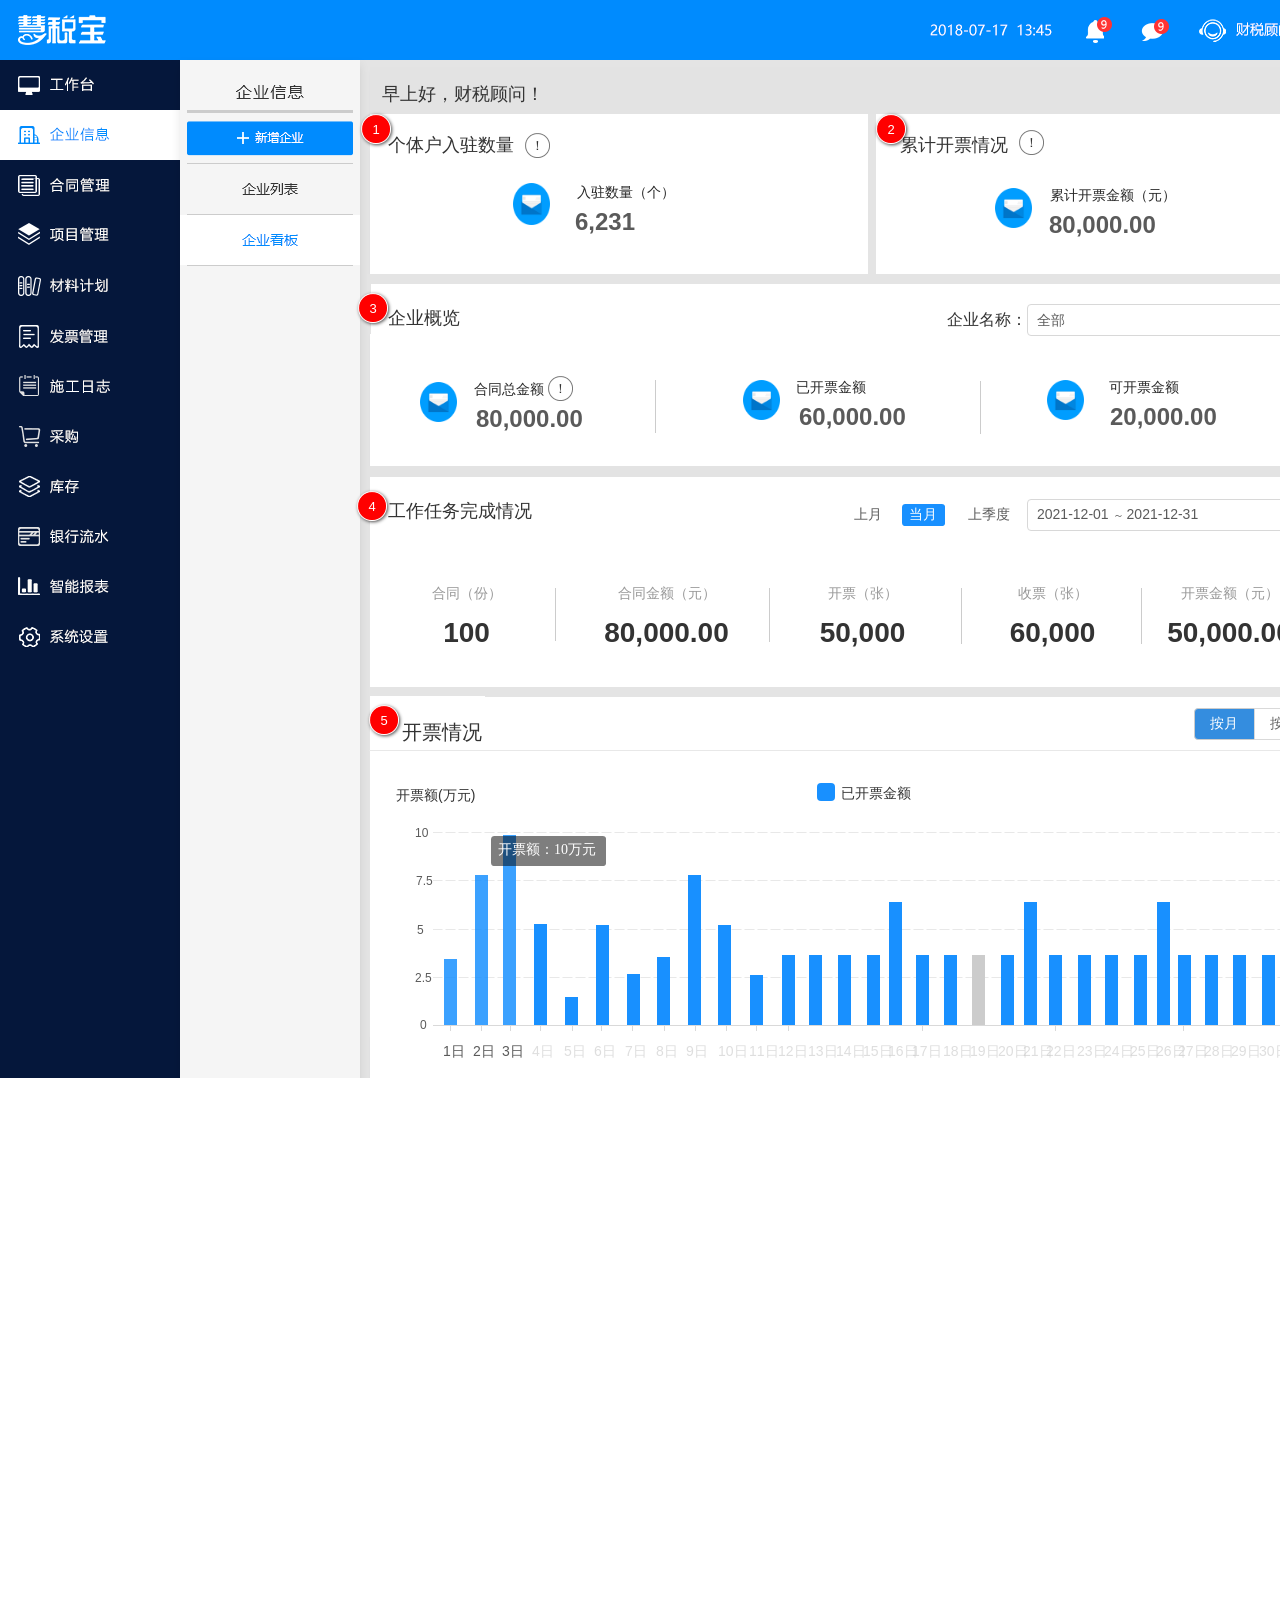
<file: 工作台.html>
﻿<!DOCTYPE html>
<html>
  <head>
    <title>工作台</title>
    <meta http-equiv="X-UA-Compatible" content="IE=edge"/>
    <meta http-equiv="content-type" content="text/html; charset=utf-8"/>
    <meta name="apple-mobile-web-app-capable" content="yes"/>
    <link href="resources/css/jquery-ui-themes.css" type="text/css" rel="stylesheet"/>
    <link href="resources/css/axure_rp_page.css" type="text/css" rel="stylesheet"/>
    <link href="data/styles.css" type="text/css" rel="stylesheet"/>
    <link href="files/工作台/styles.css" type="text/css" rel="stylesheet"/>
    <script src="resources/scripts/jquery-1.7.1.min.js"></script>
    <script src="resources/scripts/jquery-ui-1.8.10.custom.min.js"></script>
    <script src="resources/scripts/axure/axQuery.js"></script>
    <script src="resources/scripts/axure/globals.js"></script>
    <script src="resources/scripts/axutils.js"></script>
    <script src="resources/scripts/axure/annotation.js"></script>
    <script src="resources/scripts/axure/axQuery.std.js"></script>
    <script src="resources/scripts/axure/doc.js"></script>
    <script src="data/document.js"></script>
    <script src="resources/scripts/messagecenter.js"></script>
    <script src="resources/scripts/axure/events.js"></script>
    <script src="resources/scripts/axure/recording.js"></script>
    <script src="resources/scripts/axure/action.js"></script>
    <script src="resources/scripts/axure/expr.js"></script>
    <script src="resources/scripts/axure/geometry.js"></script>
    <script src="resources/scripts/axure/flyout.js"></script>
    <script src="resources/scripts/axure/ie.js"></script>
    <script src="resources/scripts/axure/model.js"></script>
    <script src="resources/scripts/axure/repeater.js"></script>
    <script src="resources/scripts/axure/sto.js"></script>
    <script src="resources/scripts/axure/utils.temp.js"></script>
    <script src="resources/scripts/axure/variables.js"></script>
    <script src="resources/scripts/axure/drag.js"></script>
    <script src="resources/scripts/axure/move.js"></script>
    <script src="resources/scripts/axure/visibility.js"></script>
    <script src="resources/scripts/axure/style.js"></script>
    <script src="resources/scripts/axure/adaptive.js"></script>
    <script src="resources/scripts/axure/tree.js"></script>
    <script src="resources/scripts/axure/init.temp.js"></script>
    <script src="files/工作台/data.js"></script>
    <script src="resources/scripts/axure/legacy.js"></script>
    <script src="resources/scripts/axure/viewer.js"></script>
    <script src="resources/scripts/axure/math.js"></script>
    <script type="text/javascript">
      $axure.utils.getTransparentGifPath = function() { return 'resources/images/transparent.gif'; };
      $axure.utils.getOtherPath = function() { return 'resources/Other.html'; };
      $axure.utils.getReloadPath = function() { return 'resources/reload.html'; };
    </script>
  </head>
  <body>
    <div id="base" class="">

      <!-- Unnamed (图片) -->
      <div id="u0" class="ax_default image1">
        <img id="u0_img" class="img " src="images/工作台/u0.png"/>
        <!-- Unnamed () -->
        <div id="u1" class="text" style="display:none; visibility: hidden">
          <p><span></span></p>
        </div>
      </div>

      <!-- Unnamed (矩形) -->
      <div id="u2" class="ax_default box_3">
        <div id="u2_div" class=""></div>
        <!-- Unnamed () -->
        <div id="u3" class="text" style="display:none; visibility: hidden">
          <p><span></span></p>
        </div>
      </div>

      <!-- Unnamed (组 合) -->
      <div id="u4" class="ax_default" data-width="965" data-height="399">

        <!-- Unnamed (矩形) -->
        <div id="u5" class="ax_default box_1">
          <img id="u5_img" class="img " src="images/工作台/u5.png"/>
          <!-- Unnamed () -->
          <div id="u6" class="text" style="display:none; visibility: hidden">
            <p><span></span></p>
          </div>
        </div>

        <!-- Unnamed (矩形) -->
        <div id="u7" class="ax_default box_1">
          <div id="u7_div" class=""></div>
          <!-- Unnamed () -->
          <div id="u8" class="text">
            <p><span>开票情况</span></p>
          </div>
        </div>

        <!-- Unnamed (组 合) -->
        <div id="u9" class="ax_default" data-width="965" data-height="55">

          <!-- Unnamed (矩形) -->
          <div id="u10" class="ax_default box_1">
            <div id="u10_div" class=""></div>
            <!-- Unnamed () -->
            <div id="u11" class="text" style="display:none; visibility: hidden">
              <p><span></span></p>
            </div>
          </div>
        </div>

        <!-- Unnamed (组 合) -->
        <div id="u12" class="ax_default" data-width="900" data-height="236">

          <!-- Unnamed (组 合) -->
          <div id="u13" class="ax_default" data-width="877" data-height="194">

            <!-- Unnamed (水平线) -->
            <div id="u14" class="ax_default line">
              <img id="u14_img" class="img " src="images/工作台/u14.png"/>
              <!-- Unnamed () -->
              <div id="u15" class="text" style="display:none; visibility: hidden">
                <p><span></span></p>
              </div>
            </div>

            <!-- Unnamed (水平线) -->
            <div id="u16" class="ax_default line">
              <img id="u16_img" class="img " src="images/工作台/u16.png"/>
              <!-- Unnamed () -->
              <div id="u17" class="text" style="display:none; visibility: hidden">
                <p><span></span></p>
              </div>
            </div>

            <!-- Unnamed (水平线) -->
            <div id="u18" class="ax_default line">
              <img id="u18_img" class="img " src="images/工作台/u16.png"/>
              <!-- Unnamed () -->
              <div id="u19" class="text" style="display:none; visibility: hidden">
                <p><span></span></p>
              </div>
            </div>

            <!-- Unnamed (水平线) -->
            <div id="u20" class="ax_default line">
              <img id="u20_img" class="img " src="images/工作台/u16.png"/>
              <!-- Unnamed () -->
              <div id="u21" class="text" style="display:none; visibility: hidden">
                <p><span></span></p>
              </div>
            </div>

            <!-- Unnamed (水平线) -->
            <div id="u22" class="ax_default line">
              <img id="u22_img" class="img " src="images/工作台/u16.png"/>
              <!-- Unnamed () -->
              <div id="u23" class="text" style="display:none; visibility: hidden">
                <p><span></span></p>
              </div>
            </div>
          </div>

          <!-- Unnamed (组 合) -->
          <div id="u24" class="ax_default" data-width="872" data-height="224">

            <!-- Unnamed (组 合) -->
            <div id="u25" class="ax_default" data-width="23" data-height="100">

              <!-- Unnamed (矩形) -->
              <div id="u26" class="ax_default box_1">
                <div id="u26_div" class=""></div>
                <!-- Unnamed () -->
                <div id="u27" class="text" style="display:none; visibility: hidden">
                  <p><span></span></p>
                </div>
              </div>

              <!-- Unnamed (水平线) -->
              <div id="u28" class="ax_default line">
                <img id="u28_img" class="img " src="images/工作台/u28.png"/>
                <!-- Unnamed () -->
                <div id="u29" class="text" style="display:none; visibility: hidden">
                  <p><span></span></p>
                </div>
              </div>

              <!-- Unnamed (矩形) -->
              <div id="u30" class="ax_default label">
                <div id="u30_div" class=""></div>
                <!-- Unnamed () -->
                <div id="u31" class="text">
                  <p><span>1日</span></p>
                </div>
              </div>
            </div>

            <!-- Unnamed (组 合) -->
            <div id="u32" class="ax_default" data-width="23" data-height="184">

              <!-- Unnamed (矩形) -->
              <div id="u33" class="ax_default box_1">
                <div id="u33_div" class=""></div>
                <!-- Unnamed () -->
                <div id="u34" class="text" style="display:none; visibility: hidden">
                  <p><span></span></p>
                </div>
              </div>

              <!-- Unnamed (水平线) -->
              <div id="u35" class="ax_default line">
                <img id="u35_img" class="img " src="images/工作台/u28.png"/>
                <!-- Unnamed () -->
                <div id="u36" class="text" style="display:none; visibility: hidden">
                  <p><span></span></p>
                </div>
              </div>

              <!-- Unnamed (矩形) -->
              <div id="u37" class="ax_default label">
                <div id="u37_div" class=""></div>
                <!-- Unnamed () -->
                <div id="u38" class="text">
                  <p><span>2日</span></p>
                </div>
              </div>
            </div>

            <!-- Unnamed (组 合) -->
            <div id="u39" class="ax_default" data-width="23" data-height="224">

              <!-- Unnamed (矩形) -->
              <div id="u40" class="ax_default box_1">
                <div id="u40_div" class=""></div>
                <!-- Unnamed () -->
                <div id="u41" class="text" style="display:none; visibility: hidden">
                  <p><span></span></p>
                </div>
              </div>

              <!-- Unnamed (水平线) -->
              <div id="u42" class="ax_default line">
                <img id="u42_img" class="img " src="images/工作台/u28.png"/>
                <!-- Unnamed () -->
                <div id="u43" class="text" style="display:none; visibility: hidden">
                  <p><span></span></p>
                </div>
              </div>

              <!-- Unnamed (矩形) -->
              <div id="u44" class="ax_default label">
                <div id="u44_div" class=""></div>
                <!-- Unnamed () -->
                <div id="u45" class="text">
                  <p><span>3日</span></p>
                </div>
              </div>
            </div>

            <!-- Unnamed (组 合) -->
            <div id="u46" class="ax_default" data-width="23" data-height="135">

              <!-- Unnamed (矩形) -->
              <div id="u47" class="ax_default box_1">
                <div id="u47_div" class=""></div>
                <!-- Unnamed () -->
                <div id="u48" class="text" style="display:none; visibility: hidden">
                  <p><span></span></p>
                </div>
              </div>

              <!-- Unnamed (水平线) -->
              <div id="u49" class="ax_default line">
                <img id="u49_img" class="img " src="images/工作台/u28.png"/>
                <!-- Unnamed () -->
                <div id="u50" class="text" style="display:none; visibility: hidden">
                  <p><span></span></p>
                </div>
              </div>

              <!-- Unnamed (矩形) -->
              <div id="u51" class="ax_default label">
                <div id="u51_div" class=""></div>
                <!-- Unnamed () -->
                <div id="u52" class="text">
                  <p><span>4日</span></p>
                </div>
              </div>
            </div>

            <!-- Unnamed (组 合) -->
            <div id="u53" class="ax_default" data-width="23" data-height="62">

              <!-- Unnamed (矩形) -->
              <div id="u54" class="ax_default box_1">
                <div id="u54_div" class=""></div>
                <!-- Unnamed () -->
                <div id="u55" class="text" style="display:none; visibility: hidden">
                  <p><span></span></p>
                </div>
              </div>

              <!-- Unnamed (水平线) -->
              <div id="u56" class="ax_default line">
                <img id="u56_img" class="img " src="images/工作台/u28.png"/>
                <!-- Unnamed () -->
                <div id="u57" class="text" style="display:none; visibility: hidden">
                  <p><span></span></p>
                </div>
              </div>

              <!-- Unnamed (矩形) -->
              <div id="u58" class="ax_default label">
                <div id="u58_div" class=""></div>
                <!-- Unnamed () -->
                <div id="u59" class="text">
                  <p><span>5日</span></p>
                </div>
              </div>
            </div>

            <!-- Unnamed (组 合) -->
            <div id="u60" class="ax_default" data-width="23" data-height="134">

              <!-- Unnamed (矩形) -->
              <div id="u61" class="ax_default box_1">
                <div id="u61_div" class=""></div>
                <!-- Unnamed () -->
                <div id="u62" class="text" style="display:none; visibility: hidden">
                  <p><span></span></p>
                </div>
              </div>

              <!-- Unnamed (矩形) -->
              <div id="u63" class="ax_default label">
                <div id="u63_div" class=""></div>
                <!-- Unnamed () -->
                <div id="u64" class="text">
                  <p><span>6日</span></p>
                </div>
              </div>

              <!-- Unnamed (水平线) -->
              <div id="u65" class="ax_default line">
                <img id="u65_img" class="img " src="images/工作台/u28.png"/>
                <!-- Unnamed () -->
                <div id="u66" class="text" style="display:none; visibility: hidden">
                  <p><span></span></p>
                </div>
              </div>
            </div>

            <!-- Unnamed (组 合) -->
            <div id="u67" class="ax_default" data-width="23" data-height="102">

              <!-- Unnamed (矩形) -->
              <div id="u68" class="ax_default box_1">
                <div id="u68_div" class=""></div>
                <!-- Unnamed () -->
                <div id="u69" class="text" style="display:none; visibility: hidden">
                  <p><span></span></p>
                </div>
              </div>

              <!-- Unnamed (矩形) -->
              <div id="u70" class="ax_default label">
                <div id="u70_div" class=""></div>
                <!-- Unnamed () -->
                <div id="u71" class="text">
                  <p><span>8日</span></p>
                </div>
              </div>

              <!-- Unnamed (水平线) -->
              <div id="u72" class="ax_default line">
                <img id="u72_img" class="img " src="images/工作台/u28.png"/>
                <!-- Unnamed () -->
                <div id="u73" class="text" style="display:none; visibility: hidden">
                  <p><span></span></p>
                </div>
              </div>
            </div>

            <!-- Unnamed (组 合) -->
            <div id="u74" class="ax_default" data-width="31" data-height="134">

              <!-- Unnamed (矩形) -->
              <div id="u75" class="ax_default box_1">
                <div id="u75_div" class=""></div>
                <!-- Unnamed () -->
                <div id="u76" class="text" style="display:none; visibility: hidden">
                  <p><span></span></p>
                </div>
              </div>

              <!-- Unnamed (水平线) -->
              <div id="u77" class="ax_default line">
                <img id="u77_img" class="img " src="images/工作台/u28.png"/>
                <!-- Unnamed () -->
                <div id="u78" class="text" style="display:none; visibility: hidden">
                  <p><span></span></p>
                </div>
              </div>

              <!-- Unnamed (矩形) -->
              <div id="u79" class="ax_default label">
                <div id="u79_div" class=""></div>
                <!-- Unnamed () -->
                <div id="u80" class="text">
                  <p><span>10日</span></p>
                </div>
              </div>
            </div>

            <!-- Unnamed (组 合) -->
            <div id="u81" class="ax_default" data-width="30" data-height="84">

              <!-- Unnamed (矩形) -->
              <div id="u82" class="ax_default box_1">
                <div id="u82_div" class=""></div>
                <!-- Unnamed () -->
                <div id="u83" class="text" style="display:none; visibility: hidden">
                  <p><span></span></p>
                </div>
              </div>

              <!-- Unnamed (水平线) -->
              <div id="u84" class="ax_default line">
                <img id="u84_img" class="img " src="images/工作台/u28.png"/>
                <!-- Unnamed () -->
                <div id="u85" class="text" style="display:none; visibility: hidden">
                  <p><span></span></p>
                </div>
              </div>

              <!-- Unnamed (矩形) -->
              <div id="u86" class="ax_default label">
                <div id="u86_div" class=""></div>
                <!-- Unnamed () -->
                <div id="u87" class="text">
                  <p><span>11日</span></p>
                </div>
              </div>
            </div>

            <!-- Unnamed (组 合) -->
            <div id="u88" class="ax_default" data-width="141" data-height="157">

              <!-- Unnamed (矩形) -->
              <div id="u89" class="ax_default box_1">
                <div id="u89_div" class=""></div>
                <!-- Unnamed () -->
                <div id="u90" class="text" style="display:none; visibility: hidden">
                  <p><span></span></p>
                </div>
              </div>

              <!-- Unnamed (水平线) -->
              <div id="u91" class="ax_default line">
                <img id="u91_img" class="img " src="images/工作台/u28.png"/>
                <!-- Unnamed () -->
                <div id="u92" class="text" style="display:none; visibility: hidden">
                  <p><span></span></p>
                </div>
              </div>

              <!-- Unnamed (矩形) -->
              <div id="u93" class="ax_default label">
                <div id="u93_div" class=""></div>
                <!-- Unnamed () -->
                <div id="u94" class="text">
                  <p><span>12日</span></p>
                </div>
              </div>

              <!-- Unnamed (矩形) -->
              <div id="u95" class="ax_default box_1">
                <div id="u95_div" class=""></div>
                <!-- Unnamed () -->
                <div id="u96" class="text" style="display:none; visibility: hidden">
                  <p><span></span></p>
                </div>
              </div>

              <!-- Unnamed (矩形) -->
              <div id="u97" class="ax_default label">
                <div id="u97_div" class=""></div>
                <!-- Unnamed () -->
                <div id="u98" class="text">
                  <p><span>13日</span></p>
                </div>
              </div>

              <!-- Unnamed (矩形) -->
              <div id="u99" class="ax_default box_1">
                <div id="u99_div" class=""></div>
                <!-- Unnamed () -->
                <div id="u100" class="text" style="display:none; visibility: hidden">
                  <p><span></span></p>
                </div>
              </div>

              <!-- Unnamed (矩形) -->
              <div id="u101" class="ax_default label">
                <div id="u101_div" class=""></div>
                <!-- Unnamed () -->
                <div id="u102" class="text">
                  <p><span>14日</span></p>
                </div>
              </div>

              <!-- Unnamed (矩形) -->
              <div id="u103" class="ax_default box_1">
                <div id="u103_div" class=""></div>
                <!-- Unnamed () -->
                <div id="u104" class="text" style="display:none; visibility: hidden">
                  <p><span></span></p>
                </div>
              </div>

              <!-- Unnamed (矩形) -->
              <div id="u105" class="ax_default label">
                <div id="u105_div" class=""></div>
                <!-- Unnamed () -->
                <div id="u106" class="text">
                  <p><span>15日</span></p>
                </div>
              </div>

              <!-- Unnamed (矩形) -->
              <div id="u107" class="ax_default box_1">
                <div id="u107_div" class=""></div>
                <!-- Unnamed () -->
                <div id="u108" class="text" style="display:none; visibility: hidden">
                  <p><span></span></p>
                </div>
              </div>

              <!-- Unnamed (矩形) -->
              <div id="u109" class="ax_default label">
                <div id="u109_div" class=""></div>
                <!-- Unnamed () -->
                <div id="u110" class="text">
                  <p><span>16日</span></p>
                </div>
              </div>
            </div>

            <!-- Unnamed (组 合) -->
            <div id="u111" class="ax_default" data-width="23" data-height="184">

              <!-- Unnamed (矩形) -->
              <div id="u112" class="ax_default box_1">
                <div id="u112_div" class=""></div>
                <!-- Unnamed () -->
                <div id="u113" class="text" style="display:none; visibility: hidden">
                  <p><span></span></p>
                </div>
              </div>

              <!-- Unnamed (水平线) -->
              <div id="u114" class="ax_default line">
                <img id="u114_img" class="img " src="images/工作台/u28.png"/>
                <!-- Unnamed () -->
                <div id="u115" class="text" style="display:none; visibility: hidden">
                  <p><span></span></p>
                </div>
              </div>

              <!-- Unnamed (矩形) -->
              <div id="u116" class="ax_default label">
                <div id="u116_div" class=""></div>
                <!-- Unnamed () -->
                <div id="u117" class="text">
                  <p><span>9日</span></p>
                </div>
              </div>
            </div>

            <!-- Unnamed (组 合) -->
            <div id="u118" class="ax_default" data-width="23" data-height="85">

              <!-- Unnamed (水平线) -->
              <div id="u119" class="ax_default line">
                <img id="u119_img" class="img " src="images/工作台/u28.png"/>
                <!-- Unnamed () -->
                <div id="u120" class="text" style="display:none; visibility: hidden">
                  <p><span></span></p>
                </div>
              </div>

              <!-- Unnamed (矩形) -->
              <div id="u121" class="ax_default box_1">
                <div id="u121_div" class=""></div>
                <!-- Unnamed () -->
                <div id="u122" class="text" style="display:none; visibility: hidden">
                  <p><span></span></p>
                </div>
              </div>

              <!-- Unnamed (矩形) -->
              <div id="u123" class="ax_default label">
                <div id="u123_div" class=""></div>
                <!-- Unnamed () -->
                <div id="u124" class="text">
                  <p><span>7日</span></p>
                </div>
              </div>
            </div>

            <!-- Unnamed (组 合) -->
            <div id="u125" class="ax_default" data-width="141" data-height="157">

              <!-- Unnamed (矩形) -->
              <div id="u126" class="ax_default box_1">
                <div id="u126_div" class=""></div>
                <!-- Unnamed () -->
                <div id="u127" class="text" style="display:none; visibility: hidden">
                  <p><span></span></p>
                </div>
              </div>

              <!-- Unnamed (水平线) -->
              <div id="u128" class="ax_default line">
                <img id="u128_img" class="img " src="images/工作台/u28.png"/>
                <!-- Unnamed () -->
                <div id="u129" class="text" style="display:none; visibility: hidden">
                  <p><span></span></p>
                </div>
              </div>

              <!-- Unnamed (矩形) -->
              <div id="u130" class="ax_default label">
                <div id="u130_div" class=""></div>
                <!-- Unnamed () -->
                <div id="u131" class="text">
                  <p><span>22日</span></p>
                </div>
              </div>

              <!-- Unnamed (矩形) -->
              <div id="u132" class="ax_default box_1">
                <div id="u132_div" class=""></div>
                <!-- Unnamed () -->
                <div id="u133" class="text" style="display:none; visibility: hidden">
                  <p><span></span></p>
                </div>
              </div>

              <!-- Unnamed (矩形) -->
              <div id="u134" class="ax_default label">
                <div id="u134_div" class=""></div>
                <!-- Unnamed () -->
                <div id="u135" class="text">
                  <p><span>23日</span></p>
                </div>
              </div>

              <!-- Unnamed (矩形) -->
              <div id="u136" class="ax_default box_1">
                <div id="u136_div" class=""></div>
                <!-- Unnamed () -->
                <div id="u137" class="text" style="display:none; visibility: hidden">
                  <p><span></span></p>
                </div>
              </div>

              <!-- Unnamed (矩形) -->
              <div id="u138" class="ax_default label">
                <div id="u138_div" class=""></div>
                <!-- Unnamed () -->
                <div id="u139" class="text">
                  <p><span>24日</span></p>
                </div>
              </div>

              <!-- Unnamed (矩形) -->
              <div id="u140" class="ax_default box_1">
                <div id="u140_div" class=""></div>
                <!-- Unnamed () -->
                <div id="u141" class="text" style="display:none; visibility: hidden">
                  <p><span></span></p>
                </div>
              </div>

              <!-- Unnamed (矩形) -->
              <div id="u142" class="ax_default label">
                <div id="u142_div" class=""></div>
                <!-- Unnamed () -->
                <div id="u143" class="text">
                  <p><span>25日</span></p>
                </div>
              </div>

              <!-- Unnamed (矩形) -->
              <div id="u144" class="ax_default box_1">
                <div id="u144_div" class=""></div>
                <!-- Unnamed () -->
                <div id="u145" class="text" style="display:none; visibility: hidden">
                  <p><span></span></p>
                </div>
              </div>

              <!-- Unnamed (矩形) -->
              <div id="u146" class="ax_default label">
                <div id="u146_div" class=""></div>
                <!-- Unnamed () -->
                <div id="u147" class="text">
                  <p><span>26日</span></p>
                </div>
              </div>
            </div>

            <!-- Unnamed (组 合) -->
            <div id="u148" class="ax_default" data-width="137" data-height="157">

              <!-- Unnamed (矩形) -->
              <div id="u149" class="ax_default box_1">
                <div id="u149_div" class=""></div>
                <!-- Unnamed () -->
                <div id="u150" class="text" style="display:none; visibility: hidden">
                  <p><span></span></p>
                </div>
              </div>

              <!-- Unnamed (水平线) -->
              <div id="u151" class="ax_default line">
                <img id="u151_img" class="img " src="images/工作台/u28.png"/>
                <!-- Unnamed () -->
                <div id="u152" class="text" style="display:none; visibility: hidden">
                  <p><span></span></p>
                </div>
              </div>

              <!-- Unnamed (矩形) -->
              <div id="u153" class="ax_default label">
                <div id="u153_div" class=""></div>
                <!-- Unnamed () -->
                <div id="u154" class="text">
                  <p><span>27日</span></p>
                </div>
              </div>

              <!-- Unnamed (矩形) -->
              <div id="u155" class="ax_default box_1">
                <div id="u155_div" class=""></div>
                <!-- Unnamed () -->
                <div id="u156" class="text" style="display:none; visibility: hidden">
                  <p><span></span></p>
                </div>
              </div>

              <!-- Unnamed (矩形) -->
              <div id="u157" class="ax_default label">
                <div id="u157_div" class=""></div>
                <!-- Unnamed () -->
                <div id="u158" class="text">
                  <p><span>28日</span></p>
                </div>
              </div>

              <!-- Unnamed (矩形) -->
              <div id="u159" class="ax_default box_1">
                <div id="u159_div" class=""></div>
                <!-- Unnamed () -->
                <div id="u160" class="text" style="display:none; visibility: hidden">
                  <p><span></span></p>
                </div>
              </div>

              <!-- Unnamed (矩形) -->
              <div id="u161" class="ax_default label">
                <div id="u161_div" class=""></div>
                <!-- Unnamed () -->
                <div id="u162" class="text">
                  <p><span>29日</span></p>
                </div>
              </div>

              <!-- Unnamed (矩形) -->
              <div id="u163" class="ax_default box_1">
                <div id="u163_div" class=""></div>
                <!-- Unnamed () -->
                <div id="u164" class="text" style="display:none; visibility: hidden">
                  <p><span></span></p>
                </div>
              </div>

              <!-- Unnamed (矩形) -->
              <div id="u165" class="ax_default label">
                <div id="u165_div" class=""></div>
                <!-- Unnamed () -->
                <div id="u166" class="text">
                  <p><span>30日</span></p>
                </div>
              </div>

              <!-- Unnamed (矩形) -->
              <div id="u167" class="ax_default box_1">
                <div id="u167_div" class=""></div>
                <!-- Unnamed () -->
                <div id="u168" class="text" style="display:none; visibility: hidden">
                  <p><span></span></p>
                </div>
              </div>

              <!-- Unnamed (矩形) -->
              <div id="u169" class="ax_default label">
                <div id="u169_div" class=""></div>
                <!-- Unnamed () -->
                <div id="u170" class="text">
                  <p><span>31日</span></p>
                </div>
              </div>
            </div>

            <!-- Unnamed (组 合) -->
            <div id="u171" class="ax_default" data-width="142" data-height="157">

              <!-- Unnamed (矩形) -->
              <div id="u172" class="ax_default box_1">
                <div id="u172_div" class=""></div>
                <!-- Unnamed () -->
                <div id="u173" class="text" style="display:none; visibility: hidden">
                  <p><span></span></p>
                </div>
              </div>

              <!-- Unnamed (水平线) -->
              <div id="u174" class="ax_default line">
                <img id="u174_img" class="img " src="images/工作台/u28.png"/>
                <!-- Unnamed () -->
                <div id="u175" class="text" style="display:none; visibility: hidden">
                  <p><span></span></p>
                </div>
              </div>

              <!-- Unnamed (矩形) -->
              <div id="u176" class="ax_default label">
                <div id="u176_div" class=""></div>
                <!-- Unnamed () -->
                <div id="u177" class="text">
                  <p><span>17日</span></p>
                </div>
              </div>

              <!-- Unnamed (矩形) -->
              <div id="u178" class="ax_default box_1">
                <div id="u178_div" class=""></div>
                <!-- Unnamed () -->
                <div id="u179" class="text" style="display:none; visibility: hidden">
                  <p><span></span></p>
                </div>
              </div>

              <!-- Unnamed (矩形) -->
              <div id="u180" class="ax_default label">
                <div id="u180_div" class=""></div>
                <!-- Unnamed () -->
                <div id="u181" class="text">
                  <p><span>18日</span></p>
                </div>
              </div>

              <!-- Unnamed (矩形) -->
              <div id="u182" class="ax_default box_1">
                <div id="u182_div" class=""></div>
                <!-- Unnamed () -->
                <div id="u183" class="text" style="display:none; visibility: hidden">
                  <p><span></span></p>
                </div>
              </div>

              <!-- Unnamed (矩形) -->
              <div id="u184" class="ax_default label">
                <div id="u184_div" class=""></div>
                <!-- Unnamed () -->
                <div id="u185" class="text">
                  <p><span>19日</span></p>
                </div>
              </div>

              <!-- Unnamed (矩形) -->
              <div id="u186" class="ax_default box_1">
                <div id="u186_div" class=""></div>
                <!-- Unnamed () -->
                <div id="u187" class="text" style="display:none; visibility: hidden">
                  <p><span></span></p>
                </div>
              </div>

              <!-- Unnamed (矩形) -->
              <div id="u188" class="ax_default label">
                <div id="u188_div" class=""></div>
                <!-- Unnamed () -->
                <div id="u189" class="text">
                  <p><span>20日</span></p>
                </div>
              </div>

              <!-- Unnamed (矩形) -->
              <div id="u190" class="ax_default box_1">
                <div id="u190_div" class=""></div>
                <!-- Unnamed () -->
                <div id="u191" class="text" style="display:none; visibility: hidden">
                  <p><span></span></p>
                </div>
              </div>

              <!-- Unnamed (矩形) -->
              <div id="u192" class="ax_default label">
                <div id="u192_div" class=""></div>
                <!-- Unnamed () -->
                <div id="u193" class="text">
                  <p><span>21日</span></p>
                </div>
              </div>
            </div>
          </div>

          <!-- Unnamed (矩形) -->
          <div id="u194" class="ax_default label">
            <div id="u194_div" class=""></div>
            <!-- Unnamed () -->
            <div id="u195" class="text">
              <p><span>0</span></p>
            </div>
          </div>

          <!-- Unnamed (矩形) -->
          <div id="u196" class="ax_default label">
            <div id="u196_div" class=""></div>
            <!-- Unnamed () -->
            <div id="u197" class="text">
              <p><span>2.5</span></p>
            </div>
          </div>

          <!-- Unnamed (矩形) -->
          <div id="u198" class="ax_default label">
            <div id="u198_div" class=""></div>
            <!-- Unnamed () -->
            <div id="u199" class="text">
              <p><span>5</span></p>
            </div>
          </div>

          <!-- Unnamed (矩形) -->
          <div id="u200" class="ax_default label">
            <div id="u200_div" class=""></div>
            <!-- Unnamed () -->
            <div id="u201" class="text">
              <p><span>7.5</span></p>
            </div>
          </div>

          <!-- Unnamed (矩形) -->
          <div id="u202" class="ax_default label">
            <div id="u202_div" class=""></div>
            <!-- Unnamed () -->
            <div id="u203" class="text">
              <p><span>10</span></p>
            </div>
          </div>
        </div>
      </div>

      <!-- Unnamed (矩形) -->
      <div id="u204" class="ax_default label">
        <div id="u204_div" class=""></div>
        <!-- Unnamed () -->
        <div id="u205" class="text">
          <p><span>开票额(万元)</span></p>
        </div>
      </div>

      <!-- Unnamed (矩形) -->
      <div id="u206" class="ax_default label">
        <div id="u206_div" class=""></div>
        <!-- Unnamed () -->
        <div id="u207" class="text">
          <p><span>（日）</span></p>
        </div>
      </div>

      <!-- Unnamed (矩形) -->
      <div id="u208" class="ax_default box_2">
        <div id="u208_div" class=""></div>
        <!-- Unnamed () -->
        <div id="u209" class="text" style="display:none; visibility: hidden">
          <p><span></span></p>
        </div>
      </div>

      <!-- Unnamed (矩形) -->
      <div id="u210" class="ax_default label">
        <div id="u210_div" class=""></div>
        <!-- Unnamed () -->
        <div id="u211" class="text">
          <p><span>已开票金额</span></p>
        </div>
      </div>

      <!-- Unnamed (组 合) -->
      <div id="u212" class="ax_default" data-width="117" data-height="32">

        <!-- Unnamed (组 合) -->
        <div id="u213" class="ax_default" data-width="117" data-height="32">

          <!-- Unnamed (矩形) -->
          <div id="u214" class="ax_default shape">
            <img id="u214_img" class="img " src="images/工作台/u214.png"/>
            <!-- Unnamed () -->
            <div id="u215" class="text" style="display:none; visibility: hidden">
              <p><span></span></p>
            </div>
          </div>
        </div>
      </div>

      <!-- Unnamed (矩形) -->
      <div id="u216" class="ax_default label">
        <div id="u216_div" class=""></div>
        <!-- Unnamed () -->
        <div id="u217" class="text">
          <p><span>开票额：10万元</span></p>
        </div>
      </div>

      <!-- Unnamed (矩形) -->
      <div id="u218" class="ax_default box_2">
        <div id="u218_div" class=""></div>
        <!-- Unnamed () -->
        <div id="u219" class="text" style="display:none; visibility: hidden">
          <p><span></span></p>
        </div>
      </div>

      <!-- Unnamed (矩形) -->
      <div id="u220" class="ax_default box_2">
        <div id="u220_div" class=""></div>
        <!-- Unnamed () -->
        <div id="u221" class="text" style="display:none; visibility: hidden">
          <p><span></span></p>
        </div>
      </div>

      <!-- Unnamed (矩形) -->
      <div id="u222" class="ax_default box_2">
        <div id="u222_div" class=""></div>
        <!-- Unnamed () -->
        <div id="u223" class="text" style="display:none; visibility: hidden">
          <p><span></span></p>
        </div>
      </div>

      <!-- Unnamed (矩形) -->
      <div id="u224" class="ax_default label">
        <div id="u224_div" class=""></div>
        <!-- Unnamed () -->
        <div id="u225" class="text">
          <p><span>早上好，财税顾问！</span></p>
        </div>
      </div>

      <!-- Unnamed (矩形) -->
      <div id="u226" class="ax_default label">
        <div id="u226_div" class=""></div>
        <!-- Unnamed () -->
        <div id="u227" class="text">
          <p><span>个体户入驻数量</span></p>
        </div>
      </div>

      <!-- Unnamed (组 合) -->
      <div id="u228" class="ax_default" data-width="249" data-height="92">

        <!-- Unnamed (矩形) -->
        <div id="u229" class="ax_default label">
          <div id="u229_div" class=""></div>
          <!-- Unnamed () -->
          <div id="u230" class="text">
            <p><span>6,231</span></p>
          </div>
        </div>

        <!-- Unnamed (矩形) -->
        <div id="u231" class="ax_default paragraph">
          <div id="u231_div" class=""></div>
          <!-- Unnamed () -->
          <div id="u232" class="text">
            <p><span>入驻数量（个）</span></p>
          </div>
        </div>

        <!-- Unnamed (组 合) -->
        <div id="u233" class="ax_default" data-width="37" data-height="42">

          <!-- Unnamed (图片) -->
          <div id="u234" class="ax_default image">
            <img id="u234_img" class="img " src="images/工作台/u234.png"/>
            <!-- Unnamed () -->
            <div id="u235" class="text" style="display:none; visibility: hidden">
              <p><span></span></p>
            </div>
          </div>
        </div>
      </div>

      <!-- Unnamed (组 合) -->
      <div id="u236" class="ax_default" data-width="240" data-height="92">

        <!-- Unnamed (矩形) -->
        <div id="u237" class="ax_default label">
          <div id="u237_div" class=""></div>
          <!-- Unnamed () -->
          <div id="u238" class="text">
            <p><span>80,000.00</span></p>
          </div>
        </div>

        <!-- Unnamed (矩形) -->
        <div id="u239" class="ax_default paragraph">
          <div id="u239_div" class=""></div>
          <!-- Unnamed () -->
          <div id="u240" class="text">
            <p><span>累计开票金额（元）</span></p>
          </div>
        </div>

        <!-- Unnamed (组 合) -->
        <div id="u241" class="ax_default" data-width="37" data-height="40">

          <!-- Unnamed (图片) -->
          <div id="u242" class="ax_default image">
            <img id="u242_img" class="img " src="images/工作台/u234.png"/>
            <!-- Unnamed () -->
            <div id="u243" class="text" style="display:none; visibility: hidden">
              <p><span></span></p>
            </div>
          </div>
        </div>
      </div>

      <!-- Unnamed (矩形) -->
      <div id="u244" class="ax_default label">
        <div id="u244_div" class=""></div>
        <!-- Unnamed () -->
        <div id="u245" class="text">
          <p><span>累计开票情况</span></p>
        </div>
      </div>

      <!-- Unnamed (矩形) -->
      <div id="u246" class="ax_default box_2">
        <div id="u246_div" class=""></div>
        <!-- Unnamed () -->
        <div id="u247" class="text" style="display:none; visibility: hidden">
          <p><span></span></p>
        </div>
      </div>

      <!-- Unnamed (矩形) -->
      <div id="u248" class="ax_default box_1">
        <img id="u248_img" class="img " src="images/工作台/u248.png"/>
        <!-- Unnamed () -->
        <div id="u249" class="text" style="display:none; visibility: hidden">
          <p><span></span></p>
        </div>
      </div>

      <!-- Unnamed (矩形) -->
      <div id="u250" class="ax_default label">
        <div id="u250_div" class=""></div>
        <!-- Unnamed () -->
        <div id="u251" class="text">
          <p><span>企业概览</span></p>
        </div>
      </div>

      <!-- Unnamed (组 合) -->
      <div id="u252" class="ax_default" data-width="239" data-height="92">

        <!-- Unnamed (矩形) -->
        <div id="u253" class="ax_default label">
          <div id="u253_div" class=""></div>
          <!-- Unnamed () -->
          <div id="u254" class="text">
            <p><span>80,000.00</span></p>
          </div>
        </div>

        <!-- Unnamed (矩形) -->
        <div id="u255" class="ax_default paragraph">
          <div id="u255_div" class=""></div>
          <!-- Unnamed () -->
          <div id="u256" class="text">
            <p><span>合同总金额</span></p>
          </div>
        </div>

        <!-- Unnamed (组 合) -->
        <div id="u257" class="ax_default" data-width="37" data-height="40">

          <!-- Unnamed (图片) -->
          <div id="u258" class="ax_default image">
            <img id="u258_img" class="img " src="images/工作台/u234.png"/>
            <!-- Unnamed () -->
            <div id="u259" class="text" style="display:none; visibility: hidden">
              <p><span></span></p>
            </div>
          </div>
        </div>
      </div>

      <!-- Unnamed (组 合) -->
      <div id="u260" class="ax_default" data-width="238" data-height="92">

        <!-- Unnamed (矩形) -->
        <div id="u261" class="ax_default label">
          <div id="u261_div" class=""></div>
          <!-- Unnamed () -->
          <div id="u262" class="text">
            <p><span>60,000.00</span></p>
          </div>
        </div>

        <!-- Unnamed (矩形) -->
        <div id="u263" class="ax_default paragraph">
          <div id="u263_div" class=""></div>
          <!-- Unnamed () -->
          <div id="u264" class="text">
            <p><span>已开票金额</span></p>
          </div>
        </div>

        <!-- Unnamed (组 合) -->
        <div id="u265" class="ax_default" data-width="37" data-height="40">

          <!-- Unnamed (图片) -->
          <div id="u266" class="ax_default image">
            <img id="u266_img" class="img " src="images/工作台/u234.png"/>
            <!-- Unnamed () -->
            <div id="u267" class="text" style="display:none; visibility: hidden">
              <p><span></span></p>
            </div>
          </div>
        </div>
      </div>

      <!-- Unnamed (组 合) -->
      <div id="u268" class="ax_default" data-width="247" data-height="92">

        <!-- Unnamed (矩形) -->
        <div id="u269" class="ax_default label">
          <div id="u269_div" class=""></div>
          <!-- Unnamed () -->
          <div id="u270" class="text">
            <p><span>20,000.00</span></p>
          </div>
        </div>

        <!-- Unnamed (矩形) -->
        <div id="u271" class="ax_default paragraph">
          <div id="u271_div" class=""></div>
          <!-- Unnamed () -->
          <div id="u272" class="text">
            <p><span>可开票金额</span></p>
          </div>
        </div>

        <!-- Unnamed (组 合) -->
        <div id="u273" class="ax_default" data-width="37" data-height="40">

          <!-- Unnamed (图片) -->
          <div id="u274" class="ax_default image">
            <img id="u274_img" class="img " src="images/工作台/u234.png"/>
            <!-- Unnamed () -->
            <div id="u275" class="text" style="display:none; visibility: hidden">
              <p><span></span></p>
            </div>
          </div>
        </div>
      </div>

      <!-- Unnamed (组 合) -->
      <div id="u276" class="ax_default" data-width="288" data-height="32">

        <!-- Unnamed (组 合) -->
        <div id="u277" class="ax_default" data-width="288" data-height="32">

          <!-- Unnamed (矩形) -->
          <div id="u278" class="ax_default shape">
            <div id="u278_div" class=""></div>
            <!-- Unnamed () -->
            <div id="u279" class="text">
              <p><span>全部</span></p>
            </div>
          </div>
        </div>

        <!-- Unnamed (组 合) -->
        <div id="u280" class="ax_default" data-width="0" data-height="0">
        </div>
      </div>

      <!-- Unnamed (矩形) -->
      <div id="u281" class="ax_default label">
        <div id="u281_div" class=""></div>
        <!-- Unnamed () -->
        <div id="u282" class="text">
          <p><span>企业名称：</span></p>
        </div>
      </div>

      <!-- Unnamed (垂直线) -->
      <div id="u283" class="ax_default line">
        <img id="u283_img" class="img " src="images/工作台/u283.png"/>
        <!-- Unnamed () -->
        <div id="u284" class="text" style="display:none; visibility: hidden">
          <p><span></span></p>
        </div>
      </div>

      <!-- Unnamed (垂直线) -->
      <div id="u285" class="ax_default line">
        <img id="u285_img" class="img " src="images/工作台/u283.png"/>
        <!-- Unnamed () -->
        <div id="u286" class="text" style="display:none; visibility: hidden">
          <p><span></span></p>
        </div>
      </div>

      <!-- Unnamed (组 合) -->
      <div id="u287" class="ax_default" data-width="24" data-height="14">

        <!-- Unnamed (图片) -->
        <div id="u288" class="ax_default image">
          <img id="u288_img" class="img " src="images/工作台/u288.png"/>
          <!-- Unnamed () -->
          <div id="u289" class="text" style="display:none; visibility: hidden">
            <p><span></span></p>
          </div>
        </div>

        <!-- Unnamed (矩形) -->
        <div id="u290" class="ax_default box_2">
          <div id="u290_div" class=""></div>
          <!-- Unnamed () -->
          <div id="u291" class="text">
            <p><span>8</span></p>
          </div>
        </div>
      </div>

      <!-- Unnamed (矩形) -->
      <div id="u292" class="ax_default box_3">
        <div id="u292_div" class=""></div>
        <!-- Unnamed () -->
        <div id="u293" class="text" style="display:none; visibility: hidden">
          <p><span></span></p>
        </div>
      </div>

      <!-- Unnamed (矩形) -->
      <div id="u294" class="ax_default box_2">
        <div id="u294_div" class=""></div>
        <!-- Unnamed () -->
        <div id="u295" class="text" style="display:none; visibility: hidden">
          <p><span></span></p>
        </div>
      </div>

      <!-- Unnamed (矩形) -->
      <div id="u296" class="ax_default label">
        <div id="u296_div" class=""></div>
        <!-- Unnamed () -->
        <div id="u297" class="text">
          <p style="font-size:14px;"><span style="font-family:'Arial Normal', 'Arial';font-weight:400;color:#999999;">合同（份）</span></p><p style="font-size:28px;"><span style="font-family:'Arial Negreta', 'Arial Normal', 'Arial';font-weight:700;">100</span></p>
        </div>
      </div>

      <!-- Unnamed (垂直线) -->
      <div id="u298" class="ax_default line">
        <img id="u298_img" class="img " src="images/工作台/u283.png"/>
        <!-- Unnamed () -->
        <div id="u299" class="text" style="display:none; visibility: hidden">
          <p><span></span></p>
        </div>
      </div>

      <!-- Unnamed (矩形) -->
      <div id="u300" class="ax_default label">
        <div id="u300_div" class=""></div>
        <!-- Unnamed () -->
        <div id="u301" class="text">
          <p style="font-size:14px;"><span style="font-family:'Arial Normal', 'Arial';font-weight:400;color:#999999;">合同金额（元）</span></p><p style="font-size:28px;"><span style="font-family:'Arial Negreta', 'Arial Normal', 'Arial';font-weight:700;">80,000.00</span></p>
        </div>
      </div>

      <!-- Unnamed (垂直线) -->
      <div id="u302" class="ax_default line">
        <img id="u302_img" class="img " src="images/工作台/u302.png"/>
        <!-- Unnamed () -->
        <div id="u303" class="text" style="display:none; visibility: hidden">
          <p><span></span></p>
        </div>
      </div>

      <!-- Unnamed (矩形) -->
      <div id="u304" class="ax_default label">
        <div id="u304_div" class=""></div>
        <!-- Unnamed () -->
        <div id="u305" class="text">
          <p style="font-size:14px;"><span style="font-family:'Arial Normal', 'Arial';font-weight:400;color:#999999;">开票（张）</span></p><p style="font-size:28px;"><span style="font-family:'Arial Negreta', 'Arial Normal', 'Arial';font-weight:700;">50,000</span></p>
        </div>
      </div>

      <!-- Unnamed (垂直线) -->
      <div id="u306" class="ax_default line">
        <img id="u306_img" class="img " src="images/工作台/u306.png"/>
        <!-- Unnamed () -->
        <div id="u307" class="text" style="display:none; visibility: hidden">
          <p><span></span></p>
        </div>
      </div>

      <!-- Unnamed (矩形) -->
      <div id="u308" class="ax_default label">
        <div id="u308_div" class=""></div>
        <!-- Unnamed () -->
        <div id="u309" class="text">
          <p style="font-size:14px;"><span style="font-family:'Arial Normal', 'Arial';font-weight:400;color:#999999;">收票（张）</span></p><p style="font-size:28px;"><span style="font-family:'Arial Negreta', 'Arial Normal', 'Arial';font-weight:700;">60,000</span></p>
        </div>
      </div>

      <!-- Unnamed (垂直线) -->
      <div id="u310" class="ax_default line">
        <img id="u310_img" class="img " src="images/工作台/u306.png"/>
        <!-- Unnamed () -->
        <div id="u311" class="text" style="display:none; visibility: hidden">
          <p><span></span></p>
        </div>
      </div>

      <!-- Unnamed (矩形) -->
      <div id="u312" class="ax_default label">
        <div id="u312_div" class=""></div>
        <!-- Unnamed () -->
        <div id="u313" class="text">
          <p style="font-size:14px;"><span style="font-family:'Arial Normal', 'Arial';font-weight:400;color:#999999;">开票金额（元）</span></p><p style="font-size:28px;"><span style="font-family:'Arial Negreta', 'Arial Normal', 'Arial';font-weight:700;">50,000.00</span></p>
        </div>
      </div>

      <!-- Unnamed (组 合) -->
      <div id="u314" class="ax_default" data-width="471" data-height="32">

        <!-- Unnamed (组 合) -->
        <div id="u315" class="ax_default" data-width="290" data-height="32">

          <!-- Unnamed (矩形) -->
          <div id="u316" class="ax_default shape">
            <div id="u316_div" class=""></div>
            <!-- Unnamed () -->
            <div id="u317" class="text">
              <p style="font-size:14px;"><span style="font-family:'Arial Normal', 'Arial';">2021-12-01 </span><span style="font-family:'Arial Normal', 'Arial';font-size:11px;"> </span><span style="font-family:'PingFang SC 常规', 'PingFang SC';font-size:11px;">～</span><span style="font-family:'Arial Normal', 'Arial';font-size:11px;"> </span><span style="font-family:'Arial Normal', 'Arial';">2021-12-31</span></p>
            </div>
          </div>

          <!-- Unnamed (图片) -->
          <div id="u318" class="ax_default image">
            <img id="u318_img" class="img " src="images/工作台/u318.png"/>
            <!-- Unnamed () -->
            <div id="u319" class="text" style="display:none; visibility: hidden">
              <p><span></span></p>
            </div>
          </div>
        </div>

        <!-- Unnamed (组 合) -->
        <div id="u320" class="ax_default" data-width="173" data-height="24">

          <!-- Unnamed (矩形) -->
          <div id="u321" class="ax_default shape">
            <img id="u321_img" class="img " src="images/工作台/u321.png"/>
            <!-- Unnamed () -->
            <div id="u322" class="text">
              <p><span>上月</span></p>
            </div>
          </div>

          <!-- Unnamed (矩形) -->
          <div id="u323" class="ax_default shape">
            <img id="u323_img" class="img " src="images/工作台/u323.png"/>
            <!-- Unnamed () -->
            <div id="u324" class="text">
              <p><span>当月</span></p>
            </div>
          </div>

          <!-- Unnamed (矩形) -->
          <div id="u325" class="ax_default shape">
            <img id="u325_img" class="img " src="images/工作台/u325.png"/>
            <!-- Unnamed () -->
            <div id="u326" class="text">
              <p><span>上季度</span></p>
            </div>
          </div>
        </div>
      </div>

      <!-- Unnamed (组 合) -->
      <div id="u327" class="ax_default" data-width="121" data-height="32">

        <!-- Unnamed (矩形) -->
        <div id="u328" class="ax_default shape">
          <div id="u328_div" class=""></div>
          <!-- Unnamed () -->
          <div id="u329" class="text">
            <p><span>按月</span></p>
          </div>
        </div>

        <!-- Unnamed (形状) -->
        <div id="u330" class="ax_default shape">
          <img id="u330_img" class="img " src="images/工作台/u330.png"/>
          <!-- Unnamed () -->
          <div id="u331" class="text">
            <p><span>按年</span></p>
          </div>
        </div>
      </div>

      <!-- Unnamed (椭圆形) -->
      <div id="u332" class="ax_default ellipse">
        <img id="u332_img" class="img " src="images/工作台/u332.png"/>
        <!-- Unnamed () -->
        <div id="u333" class="text">
          <p><span>！</span></p>
        </div>
      </div>

      <!-- Unnamed (椭圆形) -->
      <div id="u334" class="ax_default ellipse">
        <img id="u334_img" class="img " src="images/工作台/u332.png"/>
        <!-- Unnamed () -->
        <div id="u335" class="text">
          <p><span>！</span></p>
        </div>
      </div>

      <!-- Unnamed (椭圆形) -->
      <div id="u336" class="ax_default ellipse">
        <img id="u336_img" class="img " src="images/工作台/u332.png"/>
        <!-- Unnamed () -->
        <div id="u337" class="text">
          <p><span>！</span></p>
        </div>
      </div>

      <!-- Unnamed (矩形) -->
      <div id="u338" class="ax_default label">
        <div id="u338_div" class=""></div>
        <!-- Unnamed () -->
        <div id="u339" class="text">
          <p><span>工作任务完成情况</span></p>
        </div>
      </div>

      <!-- Unnamed (椭圆形) -->
      <div id="u340" class="ax_default marker">
        <img id="u340_img" class="img " src="images/工作台/u340.png"/>
        <!-- Unnamed () -->
        <div id="u341" class="text">
          <p><span>1</span></p>
        </div>
      </div>

      <!-- Unnamed (椭圆形) -->
      <div id="u342" class="ax_default marker">
        <img id="u342_img" class="img " src="images/工作台/u340.png"/>
        <!-- Unnamed () -->
        <div id="u343" class="text">
          <p><span>2</span></p>
        </div>
      </div>

      <!-- Unnamed (椭圆形) -->
      <div id="u344" class="ax_default marker">
        <img id="u344_img" class="img " src="images/工作台/u340.png"/>
        <!-- Unnamed () -->
        <div id="u345" class="text">
          <p><span>3</span></p>
        </div>
      </div>

      <!-- Unnamed (椭圆形) -->
      <div id="u346" class="ax_default marker">
        <img id="u346_img" class="img " src="images/工作台/u340.png"/>
        <!-- Unnamed () -->
        <div id="u347" class="text">
          <p><span>4</span></p>
        </div>
      </div>

      <!-- Unnamed (椭圆形) -->
      <div id="u348" class="ax_default marker">
        <img id="u348_img" class="img " src="images/工作台/u340.png"/>
        <!-- Unnamed () -->
        <div id="u349" class="text">
          <p><span>5</span></p>
        </div>
      </div>

      <!-- Unnamed (矩形) -->
      <div id="u350" class="ax_default sticky_1">
        <div id="u350_div" class=""></div>
        <!-- Unnamed () -->
        <div id="u351" class="text" style="display:none; visibility: hidden">
          <p><span></span></p>
        </div>
      </div>

      <!-- Unnamed (矩形) -->
      <div id="u352" class="ax_default label">
        <div id="u352_div" class=""></div>
        <!-- Unnamed () -->
        <div id="u353" class="text">
          <p><span style="color:#FF0000;">1.数据是实时更新</span></p><p><span>默认进来看到最新的全部数据</span></p><p><span><br></span></p><p><span><br></span></p><p><span><br></span></p>
        </div>
      </div>

      <!-- Unnamed (矩形) -->
      <div id="u354" class="ax_default sticky_1">
        <div id="u354_div" class=""></div>
        <!-- Unnamed () -->
        <div id="u355" class="text" style="display:none; visibility: hidden">
          <p><span></span></p>
        </div>
      </div>

      <!-- Unnamed (矩形) -->
      <div id="u356" class="ax_default label">
        <div id="u356_div" class=""></div>
        <!-- Unnamed () -->
        <div id="u357" class="text">
          <p><span>4.按时间统计工作任务完成情况：点击上月、当月、上季度可以显示统计数据</span></p><p><span><br></span></p><p><span>1）点击上月：显示上个月的月份，以及上个月完成的工作任务</span></p><p><span><br></span></p><p><span>2）点击当月：显示当月的月份，以及当月完成的工作任务</span></p><p><span><br></span></p><p><span>3）点击上季度：显示季度月份，以及上季度完成的工作任务</span></p><p><span><br></span></p><p><span><br></span></p><p><span><br></span></p><p><span><br></span></p>
        </div>
      </div>

      <!-- Unnamed (矩形) -->
      <div id="u358" class="ax_default sticky_1">
        <div id="u358_div" class=""></div>
        <!-- Unnamed () -->
        <div id="u359" class="text" style="display:none; visibility: hidden">
          <p><span></span></p>
        </div>
      </div>

      <!-- Unnamed (矩形) -->
      <div id="u360" class="ax_default label">
        <div id="u360_div" class=""></div>
        <!-- Unnamed () -->
        <div id="u361" class="text">
          <p style="line-height:normal;"><span>5.开票情况</span></p><p style="line-height:28px;"><span>1）默认显示当前每天的开票金额柱形图，就是默认是按月标签</span></p><p><span>2）按月是指最近一个月的数据：如2021-11-10至2021-12-10 取当前最近的一月数据</span></p><p><span>按年是指最近的一年内的数据，如：2020-11至2021-11月是一年的数据</span></p><p><span>3）鼠标移入月份或日柱形图，显示开票金额</span></p><p><span>灰色代表没有开票额</span></p><p style="line-height:normal;"><span><br></span></p>
        </div>
      </div>

      <!-- Unnamed (矩形) -->
      <div id="u362" class="ax_default sticky_1">
        <div id="u362_div" class=""></div>
        <!-- Unnamed () -->
        <div id="u363" class="text" style="display:none; visibility: hidden">
          <p><span></span></p>
        </div>
      </div>

      <!-- Unnamed (矩形) -->
      <div id="u364" class="ax_default label">
        <div id="u364_div" class=""></div>
        <!-- Unnamed () -->
        <div id="u365" class="text">
          <p><span>3.企业概览：默认显示所有数据</span></p><p><span>企业选择默认全部，累计开票金额和合同总金额相同；</span></p><p><span>当选择某个企业，合同总金额=已开票金额+可开票金额</span></p><p><span><br></span></p>
        </div>
      </div>

      <!-- Unnamed (矩形) -->
      <div id="u366" class="ax_default sticky_1">
        <div id="u366_div" class=""></div>
        <!-- Unnamed () -->
        <div id="u367" class="text" style="display:none; visibility: hidden">
          <p><span></span></p>
        </div>
      </div>

      <!-- Unnamed (矩形) -->
      <div id="u368" class="ax_default label">
        <div id="u368_div" class=""></div>
        <!-- Unnamed () -->
        <div id="u369" class="text">
          <p><span>2.累计开票情况：显示所有数据，</span><span style="color:#FF0000;">金额保留小数点后两位</span></p><p><span><br></span></p>
        </div>
      </div>

      <!-- Unnamed (矩形) -->
      <div id="u370" class="ax_default box_2">
        <div id="u370_div" class=""></div>
        <!-- Unnamed () -->
        <div id="u371" class="text" style="display:none; visibility: hidden">
          <p><span></span></p>
        </div>
      </div>

      <!-- Unnamed (矩形) -->
      <div id="u372" class="ax_default sticky_1">
        <div id="u372_div" class=""></div>
        <!-- Unnamed () -->
        <div id="u373" class="text" style="display:none; visibility: hidden">
          <p><span></span></p>
        </div>
      </div>

      <!-- Unnamed (矩形) -->
      <div id="u374" class="ax_default label">
        <div id="u374_div" class=""></div>
        <!-- Unnamed () -->
        <div id="u375" class="text">
          <p><span style="color:#FF0000;">叹号：解释说明</span></p><p><span style="color:#FF0000;">1）入驻数量是指截止到当前日期已入驻的所有企业数量;</span></p><p><span style="color:#FF0000;">2）累计开票金额是指当前角色下所有企业开票金额;</span></p><p><span style="color:#FF0000;">3）统计截止到当前日期的已处理合同总金额(注意事项：每天统计0点之前的数据，第二天统计0点到进入页面时已处理的数据，可能存在合同状态变化时，数量不准确)。</span></p><p><span><br></span></p>
        </div>
      </div>
    </div>
  </body>
</html>
</file>
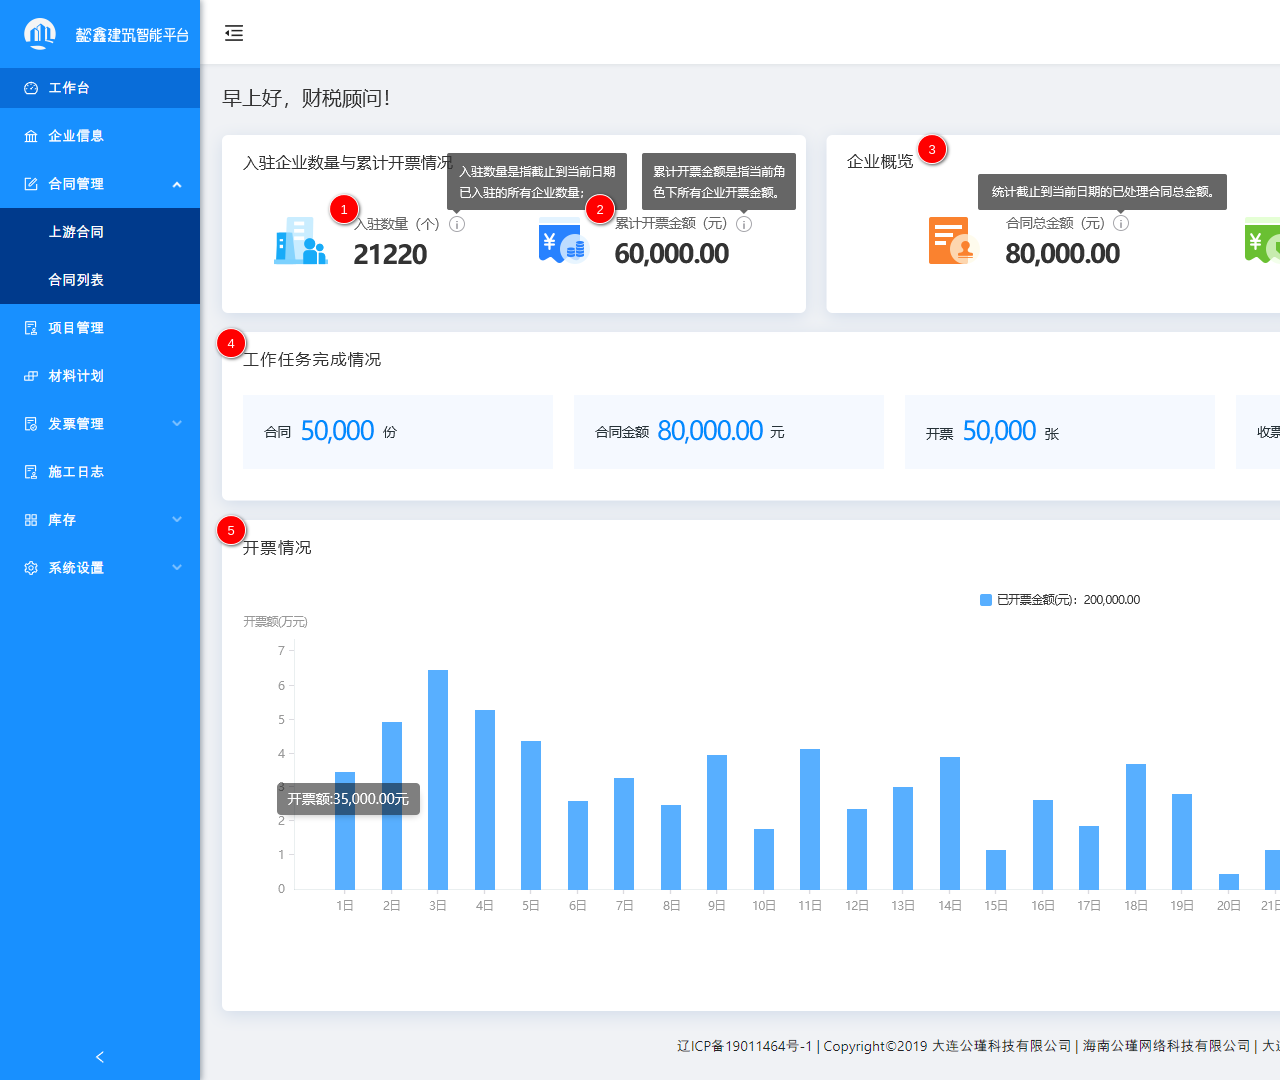
<file: 工作台效果图.html>
﻿<!DOCTYPE html>
<html>
  <head>
    <title>工作台效果图</title>
    <meta http-equiv="X-UA-Compatible" content="IE=edge"/>
    <meta http-equiv="content-type" content="text/html; charset=utf-8"/>
    <meta name="apple-mobile-web-app-capable" content="yes"/>
    <link href="resources/css/jquery-ui-themes.css" type="text/css" rel="stylesheet"/>
    <link href="resources/css/axure_rp_page.css" type="text/css" rel="stylesheet"/>
    <link href="data/styles.css" type="text/css" rel="stylesheet"/>
    <link href="files/工作台效果图/styles.css" type="text/css" rel="stylesheet"/>
    <script src="resources/scripts/jquery-1.7.1.min.js"></script>
    <script src="resources/scripts/jquery-ui-1.8.10.custom.min.js"></script>
    <script src="resources/scripts/axure/axQuery.js"></script>
    <script src="resources/scripts/axure/globals.js"></script>
    <script src="resources/scripts/axutils.js"></script>
    <script src="resources/scripts/axure/annotation.js"></script>
    <script src="resources/scripts/axure/axQuery.std.js"></script>
    <script src="resources/scripts/axure/doc.js"></script>
    <script src="data/document.js"></script>
    <script src="resources/scripts/messagecenter.js"></script>
    <script src="resources/scripts/axure/events.js"></script>
    <script src="resources/scripts/axure/recording.js"></script>
    <script src="resources/scripts/axure/action.js"></script>
    <script src="resources/scripts/axure/expr.js"></script>
    <script src="resources/scripts/axure/geometry.js"></script>
    <script src="resources/scripts/axure/flyout.js"></script>
    <script src="resources/scripts/axure/ie.js"></script>
    <script src="resources/scripts/axure/model.js"></script>
    <script src="resources/scripts/axure/repeater.js"></script>
    <script src="resources/scripts/axure/sto.js"></script>
    <script src="resources/scripts/axure/utils.temp.js"></script>
    <script src="resources/scripts/axure/variables.js"></script>
    <script src="resources/scripts/axure/drag.js"></script>
    <script src="resources/scripts/axure/move.js"></script>
    <script src="resources/scripts/axure/visibility.js"></script>
    <script src="resources/scripts/axure/style.js"></script>
    <script src="resources/scripts/axure/adaptive.js"></script>
    <script src="resources/scripts/axure/tree.js"></script>
    <script src="resources/scripts/axure/init.temp.js"></script>
    <script src="files/工作台效果图/data.js"></script>
    <script src="resources/scripts/axure/legacy.js"></script>
    <script src="resources/scripts/axure/viewer.js"></script>
    <script src="resources/scripts/axure/math.js"></script>
    <script type="text/javascript">
      $axure.utils.getTransparentGifPath = function() { return 'resources/images/transparent.gif'; };
      $axure.utils.getOtherPath = function() { return 'resources/Other.html'; };
      $axure.utils.getReloadPath = function() { return 'resources/reload.html'; };
    </script>
  </head>
  <body>
    <div id="base" class="">

      <!-- Unnamed (图片) -->
      <div id="u376" class="ax_default image1">
        <img id="u376_img" class="img " src="images/工作台效果图/u376.png"/>
        <!-- Unnamed () -->
        <div id="u377" class="text" style="display:none; visibility: hidden">
          <p><span></span></p>
        </div>
      </div>

      <!-- Unnamed (矩形) -->
      <div id="u378" class="ax_default sticky_1">
        <div id="u378_div" class=""></div>
        <!-- Unnamed () -->
        <div id="u379" class="text" style="display:none; visibility: hidden">
          <p><span></span></p>
        </div>
      </div>

      <!-- Unnamed (矩形) -->
      <div id="u380" class="ax_default label">
        <div id="u380_div" class=""></div>
        <!-- Unnamed () -->
        <div id="u381" class="text">
          <p><span style="color:#FF0000;">1.数据是实时更新</span></p><p><span>默认进来看到最新的全部数据</span></p><p><span><br></span></p><p><span><br></span></p><p><span><br></span></p>
        </div>
      </div>

      <!-- Unnamed (矩形) -->
      <div id="u382" class="ax_default sticky_1">
        <div id="u382_div" class=""></div>
        <!-- Unnamed () -->
        <div id="u383" class="text" style="display:none; visibility: hidden">
          <p><span></span></p>
        </div>
      </div>

      <!-- Unnamed (矩形) -->
      <div id="u384" class="ax_default label">
        <div id="u384_div" class=""></div>
        <!-- Unnamed () -->
        <div id="u385" class="text">
          <p><span>4.按时间统计工作任务完成情况：点击上月、当月、上季度可以显示统计数据</span></p><p><span><br></span></p><p><span>1）点击上月：显示上个月的月份，以及上个月完成的工作任务</span></p><p><span><br></span></p><p><span>2）点击当月：显示当月的月份，以及当月完成的工作任务</span></p><p><span><br></span></p><p><span>3）点击上季度：显示季度月份，以及上季度完成的工作任务</span></p><p><span><br></span></p><p><span><br></span></p><p><span><br></span></p><p><span><br></span></p>
        </div>
      </div>

      <!-- Unnamed (矩形) -->
      <div id="u386" class="ax_default sticky_1">
        <div id="u386_div" class=""></div>
        <!-- Unnamed () -->
        <div id="u387" class="text" style="display:none; visibility: hidden">
          <p><span></span></p>
        </div>
      </div>

      <!-- Unnamed (矩形) -->
      <div id="u388" class="ax_default label">
        <div id="u388_div" class=""></div>
        <!-- Unnamed () -->
        <div id="u389" class="text">
          <p style="line-height:normal;"><span>5.开票情况</span></p><p style="line-height:28px;"><span>1）默认显示当前每天的开票金额柱形图，就是默认是按月标签</span></p><p><span>2）按月是指最近一个月的数据：如2021-11-10至2021-12-10 取当前最近的一月数据</span></p><p><span>按年是指最近的一年内的数据，如：2020-11至2021-11月是一年的数据</span></p><p><span>3）鼠标移入月份或日柱形图，显示开票金额</span></p><p><span>灰色代表没有开票额</span></p><p style="line-height:normal;"><span><br></span></p>
        </div>
      </div>

      <!-- Unnamed (矩形) -->
      <div id="u390" class="ax_default sticky_1">
        <div id="u390_div" class=""></div>
        <!-- Unnamed () -->
        <div id="u391" class="text" style="display:none; visibility: hidden">
          <p><span></span></p>
        </div>
      </div>

      <!-- Unnamed (矩形) -->
      <div id="u392" class="ax_default label">
        <div id="u392_div" class=""></div>
        <!-- Unnamed () -->
        <div id="u393" class="text">
          <p><span>3.企业概览：默认显示所有数据</span></p><p><span>企业选择默认全部，累计开票金额和合同总金额相同；</span></p><p><span>当选择某个企业，合同总金额=已开票金额+可开票金额</span></p><p><span><br></span></p>
        </div>
      </div>

      <!-- Unnamed (矩形) -->
      <div id="u394" class="ax_default sticky_1">
        <div id="u394_div" class=""></div>
        <!-- Unnamed () -->
        <div id="u395" class="text" style="display:none; visibility: hidden">
          <p><span></span></p>
        </div>
      </div>

      <!-- Unnamed (矩形) -->
      <div id="u396" class="ax_default label">
        <div id="u396_div" class=""></div>
        <!-- Unnamed () -->
        <div id="u397" class="text">
          <p><span>2.累计开票情况：显示所有数据，</span><span style="color:#FF0000;">金额保留小数点后两位</span></p><p><span><br></span></p>
        </div>
      </div>

      <!-- Unnamed (矩形) -->
      <div id="u398" class="ax_default sticky_1">
        <div id="u398_div" class=""></div>
        <!-- Unnamed () -->
        <div id="u399" class="text" style="display:none; visibility: hidden">
          <p><span></span></p>
        </div>
      </div>

      <!-- Unnamed (矩形) -->
      <div id="u400" class="ax_default label">
        <div id="u400_div" class=""></div>
        <!-- Unnamed () -->
        <div id="u401" class="text">
          <p><span style="color:#FF0000;">叹号：解释说明</span></p><p><span style="color:#FF0000;">1）入驻数量是指截止到当前日期已入驻的所有企业数量;</span></p><p><span style="color:#FF0000;">2）累计开票金额是指当前角色下所有企业开票金额;</span></p><p><span style="color:#FF0000;">3）统计截止到当前日期的已处理合同总金额(注意事项：每天统计0点之前的数据，第二天统计0点到进入页面时已处理的数据，可能存在合同状态变化时，数量不准确)。</span></p><p><span style="color:#FF0000;">每次刷新会重新统计数据；</span></p><p><span><br></span></p>
        </div>
      </div>

      <!-- Unnamed (椭圆形) -->
      <div id="u402" class="ax_default marker">
        <img id="u402_img" class="img " src="images/工作台/u340.png"/>
        <!-- Unnamed () -->
        <div id="u403" class="text">
          <p><span>1</span></p>
        </div>
      </div>

      <!-- Unnamed (椭圆形) -->
      <div id="u404" class="ax_default marker">
        <img id="u404_img" class="img " src="images/工作台/u340.png"/>
        <!-- Unnamed () -->
        <div id="u405" class="text">
          <p><span>2</span></p>
        </div>
      </div>

      <!-- Unnamed (椭圆形) -->
      <div id="u406" class="ax_default marker">
        <img id="u406_img" class="img " src="images/工作台/u340.png"/>
        <!-- Unnamed () -->
        <div id="u407" class="text">
          <p><span>3</span></p>
        </div>
      </div>

      <!-- Unnamed (椭圆形) -->
      <div id="u408" class="ax_default marker">
        <img id="u408_img" class="img " src="images/工作台/u340.png"/>
        <!-- Unnamed () -->
        <div id="u409" class="text">
          <p><span>4</span></p>
        </div>
      </div>

      <!-- Unnamed (椭圆形) -->
      <div id="u410" class="ax_default marker">
        <img id="u410_img" class="img " src="images/工作台/u340.png"/>
        <!-- Unnamed () -->
        <div id="u411" class="text">
          <p><span>5</span></p>
        </div>
      </div>
    </div>
  </body>
</html>
</file>
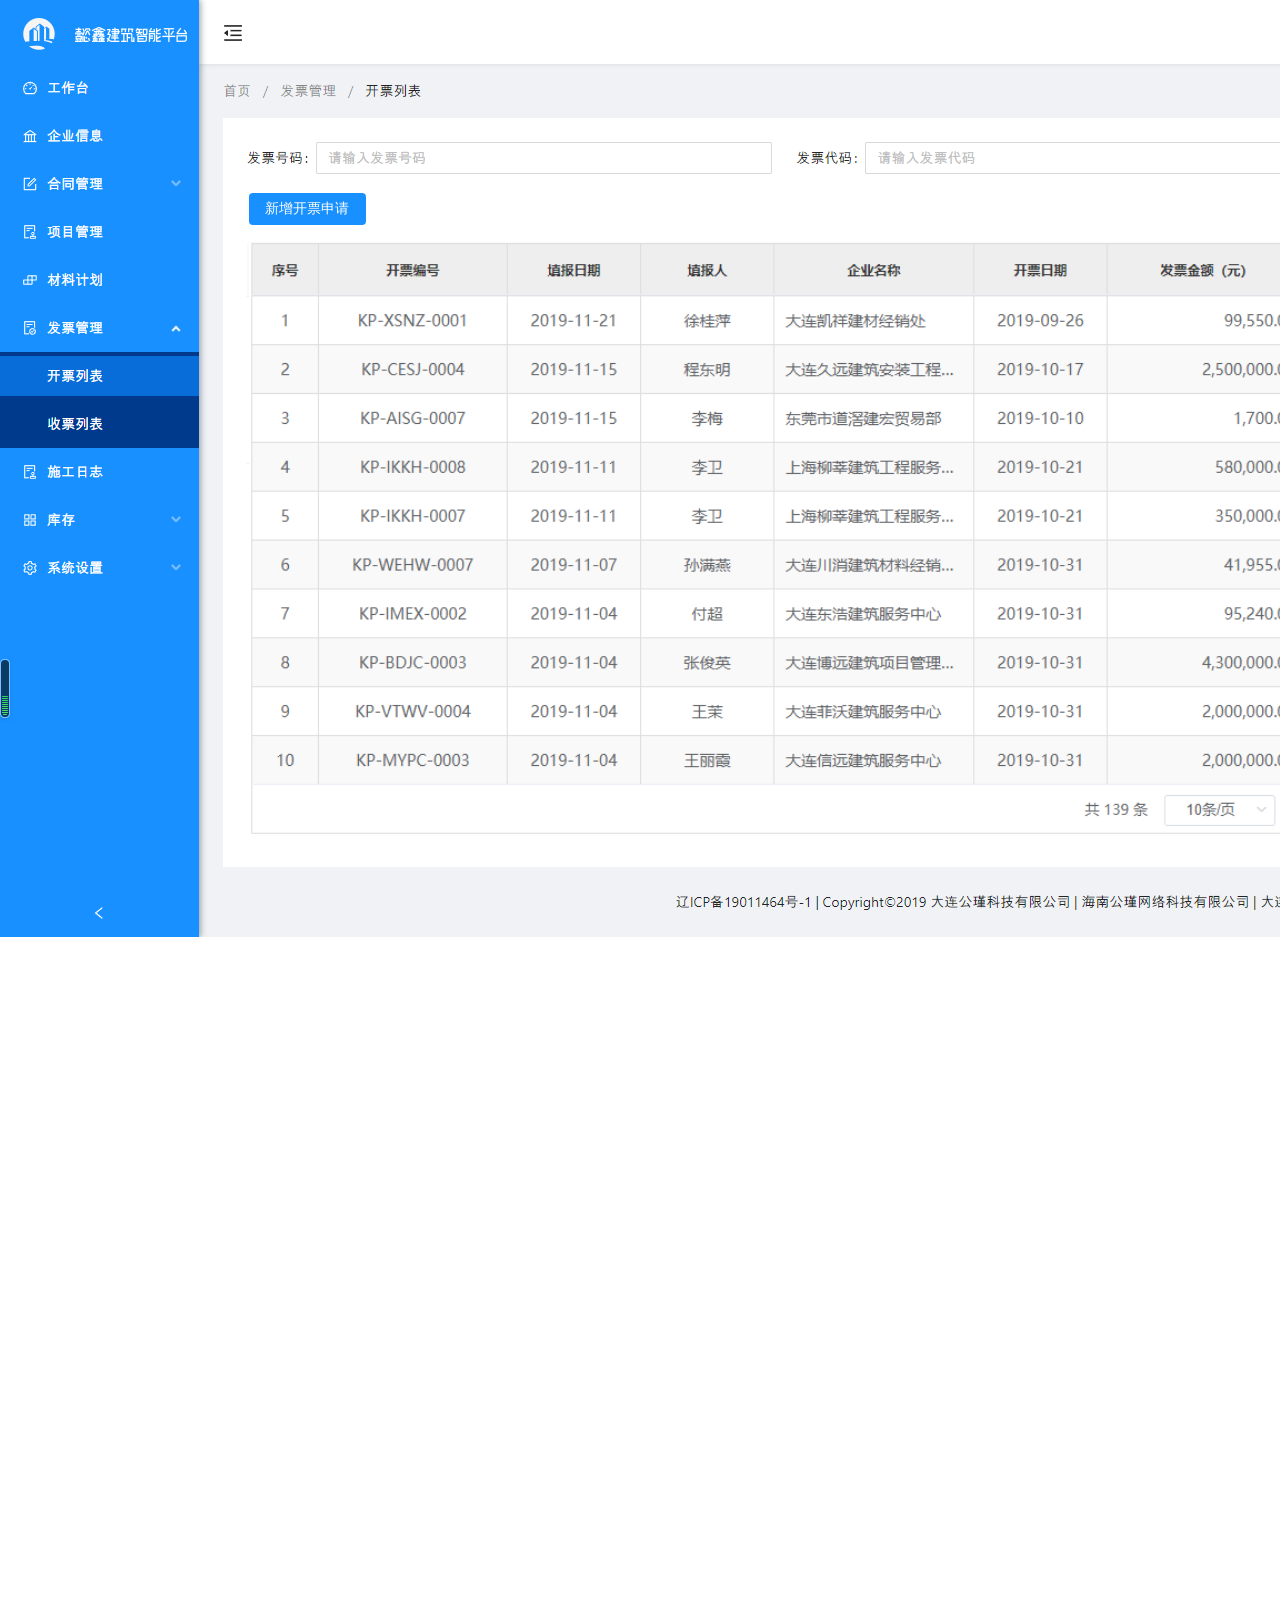
<file: 开票列表.html>
﻿<!DOCTYPE html>
<html>
  <head>
    <title>开票列表</title>
    <meta http-equiv="X-UA-Compatible" content="IE=edge"/>
    <meta http-equiv="content-type" content="text/html; charset=utf-8"/>
    <meta name="apple-mobile-web-app-capable" content="yes"/>
    <link href="resources/css/jquery-ui-themes.css" type="text/css" rel="stylesheet"/>
    <link href="resources/css/axure_rp_page.css" type="text/css" rel="stylesheet"/>
    <link href="data/styles.css" type="text/css" rel="stylesheet"/>
    <link href="files/开票列表/styles.css" type="text/css" rel="stylesheet"/>
    <script src="resources/scripts/jquery-1.7.1.min.js"></script>
    <script src="resources/scripts/jquery-ui-1.8.10.custom.min.js"></script>
    <script src="resources/scripts/axure/axQuery.js"></script>
    <script src="resources/scripts/axure/globals.js"></script>
    <script src="resources/scripts/axutils.js"></script>
    <script src="resources/scripts/axure/annotation.js"></script>
    <script src="resources/scripts/axure/axQuery.std.js"></script>
    <script src="resources/scripts/axure/doc.js"></script>
    <script src="data/document.js"></script>
    <script src="resources/scripts/messagecenter.js"></script>
    <script src="resources/scripts/axure/events.js"></script>
    <script src="resources/scripts/axure/recording.js"></script>
    <script src="resources/scripts/axure/action.js"></script>
    <script src="resources/scripts/axure/expr.js"></script>
    <script src="resources/scripts/axure/geometry.js"></script>
    <script src="resources/scripts/axure/flyout.js"></script>
    <script src="resources/scripts/axure/ie.js"></script>
    <script src="resources/scripts/axure/model.js"></script>
    <script src="resources/scripts/axure/repeater.js"></script>
    <script src="resources/scripts/axure/sto.js"></script>
    <script src="resources/scripts/axure/utils.temp.js"></script>
    <script src="resources/scripts/axure/variables.js"></script>
    <script src="resources/scripts/axure/drag.js"></script>
    <script src="resources/scripts/axure/move.js"></script>
    <script src="resources/scripts/axure/visibility.js"></script>
    <script src="resources/scripts/axure/style.js"></script>
    <script src="resources/scripts/axure/adaptive.js"></script>
    <script src="resources/scripts/axure/tree.js"></script>
    <script src="resources/scripts/axure/init.temp.js"></script>
    <script src="files/开票列表/data.js"></script>
    <script src="resources/scripts/axure/legacy.js"></script>
    <script src="resources/scripts/axure/viewer.js"></script>
    <script src="resources/scripts/axure/math.js"></script>
    <script type="text/javascript">
      $axure.utils.getTransparentGifPath = function() { return 'resources/images/transparent.gif'; };
      $axure.utils.getOtherPath = function() { return 'resources/Other.html'; };
      $axure.utils.getReloadPath = function() { return 'resources/reload.html'; };
    </script>
  </head>
  <body>
    <div id="base" class="">

      <!-- Unnamed (矩形) -->
      <div id="u684" class="ax_default box_2">
        <div id="u684_div" class=""></div>
        <!-- Unnamed () -->
        <div id="u685" class="text">
          <p><span>24</span></p>
        </div>
      </div>

      <!-- Unnamed (矩形) -->
      <div id="u686" class="ax_default box_2">
        <div id="u686_div" class=""></div>
        <!-- Unnamed () -->
        <div id="u687" class="text">
          <p><span>24</span></p>
        </div>
      </div>

      <!-- Unnamed (图片) -->
      <div id="u688" class="ax_default image1">
        <img id="u688_img" class="img " src="images/开票列表/u688.png"/>
        <!-- Unnamed () -->
        <div id="u689" class="text" style="display:none; visibility: hidden">
          <p><span></span></p>
        </div>
      </div>

      <!-- Unnamed (组 合) -->
      <div id="u690" class="ax_default" data-width="117" data-height="32">

        <!-- Unnamed (矩形) -->
        <div id="u691" class="ax_default shape">
          <div id="u691_div" class=""></div>
          <!-- Unnamed () -->
          <div id="u692" class="text">
            <p><span>新增开票申请</span></p>
          </div>
        </div>
      </div>

      <!-- Unnamed (图片) -->
      <div id="u693" class="ax_default image1">
        <img id="u693_img" class="img " src="images/开票列表/u693.png"/>
        <!-- Unnamed () -->
        <div id="u694" class="text" style="display:none; visibility: hidden">
          <p><span></span></p>
        </div>
      </div>
    </div>
  </body>
</html>
</file>
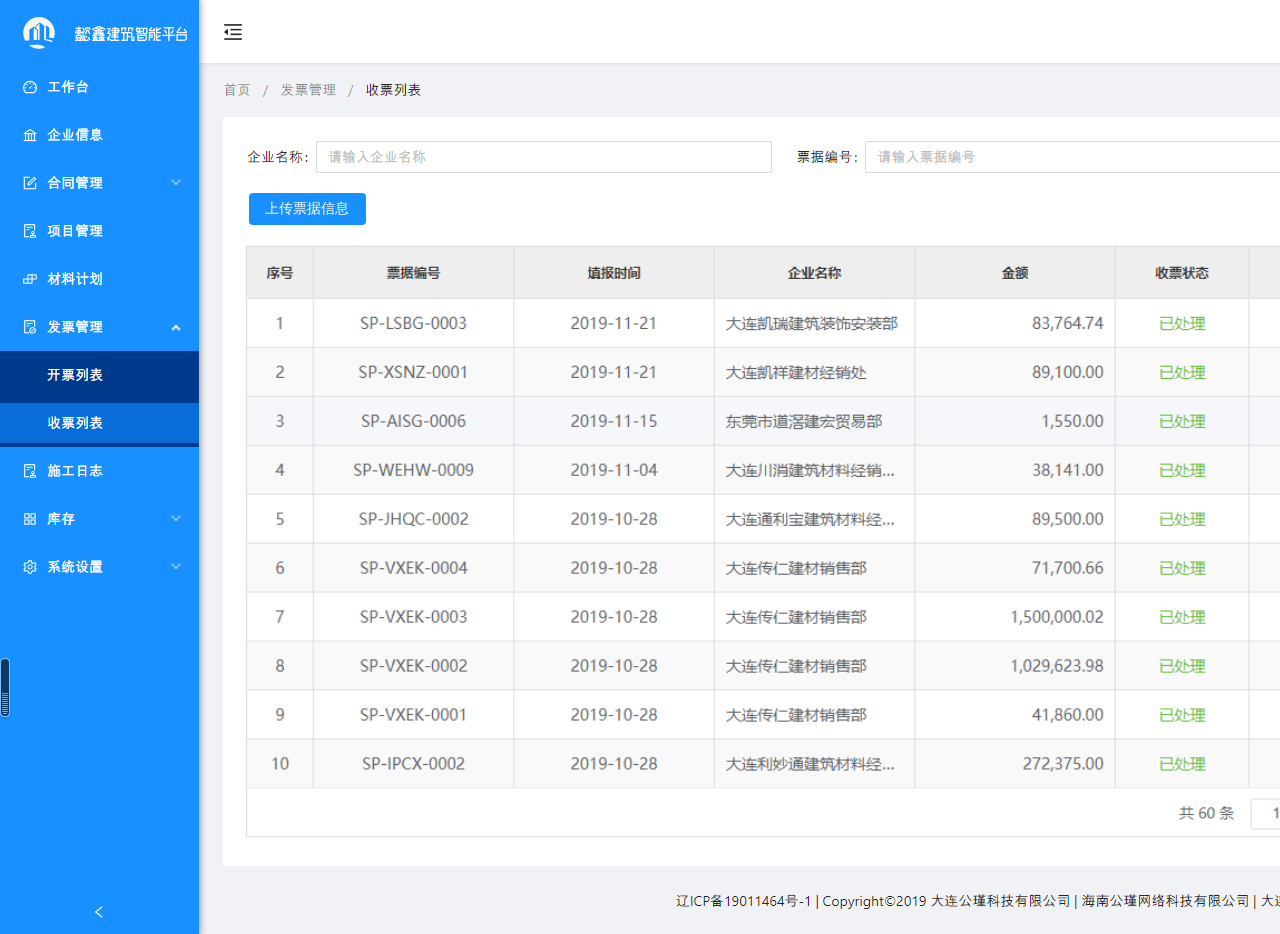
<file: 收票列表.html>
﻿<!DOCTYPE html>
<html>
  <head>
    <title>收票列表</title>
    <meta http-equiv="X-UA-Compatible" content="IE=edge"/>
    <meta http-equiv="content-type" content="text/html; charset=utf-8"/>
    <meta name="apple-mobile-web-app-capable" content="yes"/>
    <link href="resources/css/jquery-ui-themes.css" type="text/css" rel="stylesheet"/>
    <link href="resources/css/axure_rp_page.css" type="text/css" rel="stylesheet"/>
    <link href="data/styles.css" type="text/css" rel="stylesheet"/>
    <link href="files/收票列表/styles.css" type="text/css" rel="stylesheet"/>
    <script src="resources/scripts/jquery-1.7.1.min.js"></script>
    <script src="resources/scripts/jquery-ui-1.8.10.custom.min.js"></script>
    <script src="resources/scripts/axure/axQuery.js"></script>
    <script src="resources/scripts/axure/globals.js"></script>
    <script src="resources/scripts/axutils.js"></script>
    <script src="resources/scripts/axure/annotation.js"></script>
    <script src="resources/scripts/axure/axQuery.std.js"></script>
    <script src="resources/scripts/axure/doc.js"></script>
    <script src="data/document.js"></script>
    <script src="resources/scripts/messagecenter.js"></script>
    <script src="resources/scripts/axure/events.js"></script>
    <script src="resources/scripts/axure/recording.js"></script>
    <script src="resources/scripts/axure/action.js"></script>
    <script src="resources/scripts/axure/expr.js"></script>
    <script src="resources/scripts/axure/geometry.js"></script>
    <script src="resources/scripts/axure/flyout.js"></script>
    <script src="resources/scripts/axure/ie.js"></script>
    <script src="resources/scripts/axure/model.js"></script>
    <script src="resources/scripts/axure/repeater.js"></script>
    <script src="resources/scripts/axure/sto.js"></script>
    <script src="resources/scripts/axure/utils.temp.js"></script>
    <script src="resources/scripts/axure/variables.js"></script>
    <script src="resources/scripts/axure/drag.js"></script>
    <script src="resources/scripts/axure/move.js"></script>
    <script src="resources/scripts/axure/visibility.js"></script>
    <script src="resources/scripts/axure/style.js"></script>
    <script src="resources/scripts/axure/adaptive.js"></script>
    <script src="resources/scripts/axure/tree.js"></script>
    <script src="resources/scripts/axure/init.temp.js"></script>
    <script src="files/收票列表/data.js"></script>
    <script src="resources/scripts/axure/legacy.js"></script>
    <script src="resources/scripts/axure/viewer.js"></script>
    <script src="resources/scripts/axure/math.js"></script>
    <script type="text/javascript">
      $axure.utils.getTransparentGifPath = function() { return 'resources/images/transparent.gif'; };
      $axure.utils.getOtherPath = function() { return 'resources/Other.html'; };
      $axure.utils.getReloadPath = function() { return 'resources/reload.html'; };
    </script>
  </head>
  <body>
    <div id="base" class="">

      <!-- Unnamed (图片) -->
      <div id="u695" class="ax_default image1">
        <img id="u695_img" class="img " src="images/收票列表/u695.png"/>
        <!-- Unnamed () -->
        <div id="u696" class="text" style="display:none; visibility: hidden">
          <p><span></span></p>
        </div>
      </div>

      <!-- Unnamed (矩形) -->
      <div id="u697" class="ax_default box_2">
        <div id="u697_div" class=""></div>
        <!-- Unnamed () -->
        <div id="u698" class="text" style="display:none; visibility: hidden">
          <p><span></span></p>
        </div>
      </div>

      <!-- Unnamed (矩形) -->
      <div id="u699" class="ax_default shape">
        <div id="u699_div" class=""></div>
        <!-- Unnamed () -->
        <div id="u700" class="text">
          <p><span>上传票据信息</span></p>
        </div>
      </div>

      <!-- Unnamed (图片) -->
      <div id="u701" class="ax_default image1">
        <img id="u701_img" class="img " src="images/收票列表/u701.png"/>
        <!-- Unnamed () -->
        <div id="u702" class="text" style="display:none; visibility: hidden">
          <p><span></span></p>
        </div>
      </div>
    </div>
  </body>
</html>
</file>
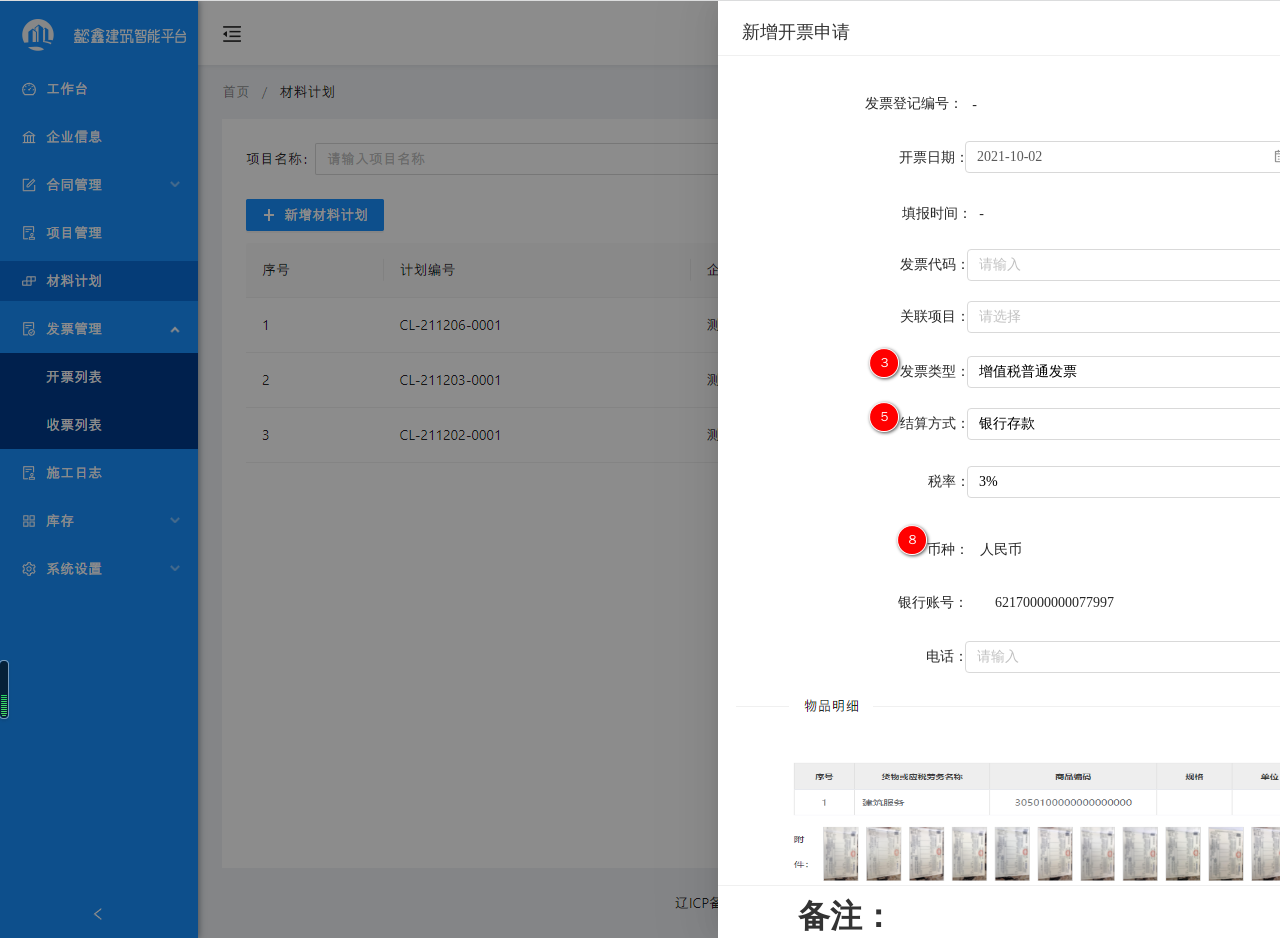
<file: 新增开票申请.html>
﻿<!DOCTYPE html>
<html>
  <head>
    <title>新增开票申请</title>
    <meta http-equiv="X-UA-Compatible" content="IE=edge"/>
    <meta http-equiv="content-type" content="text/html; charset=utf-8"/>
    <meta name="apple-mobile-web-app-capable" content="yes"/>
    <link href="resources/css/jquery-ui-themes.css" type="text/css" rel="stylesheet"/>
    <link href="resources/css/axure_rp_page.css" type="text/css" rel="stylesheet"/>
    <link href="data/styles.css" type="text/css" rel="stylesheet"/>
    <link href="files/新增开票申请/styles.css" type="text/css" rel="stylesheet"/>
    <script src="resources/scripts/jquery-1.7.1.min.js"></script>
    <script src="resources/scripts/jquery-ui-1.8.10.custom.min.js"></script>
    <script src="resources/scripts/axure/axQuery.js"></script>
    <script src="resources/scripts/axure/globals.js"></script>
    <script src="resources/scripts/axutils.js"></script>
    <script src="resources/scripts/axure/annotation.js"></script>
    <script src="resources/scripts/axure/axQuery.std.js"></script>
    <script src="resources/scripts/axure/doc.js"></script>
    <script src="data/document.js"></script>
    <script src="resources/scripts/messagecenter.js"></script>
    <script src="resources/scripts/axure/events.js"></script>
    <script src="resources/scripts/axure/recording.js"></script>
    <script src="resources/scripts/axure/action.js"></script>
    <script src="resources/scripts/axure/expr.js"></script>
    <script src="resources/scripts/axure/geometry.js"></script>
    <script src="resources/scripts/axure/flyout.js"></script>
    <script src="resources/scripts/axure/ie.js"></script>
    <script src="resources/scripts/axure/model.js"></script>
    <script src="resources/scripts/axure/repeater.js"></script>
    <script src="resources/scripts/axure/sto.js"></script>
    <script src="resources/scripts/axure/utils.temp.js"></script>
    <script src="resources/scripts/axure/variables.js"></script>
    <script src="resources/scripts/axure/drag.js"></script>
    <script src="resources/scripts/axure/move.js"></script>
    <script src="resources/scripts/axure/visibility.js"></script>
    <script src="resources/scripts/axure/style.js"></script>
    <script src="resources/scripts/axure/adaptive.js"></script>
    <script src="resources/scripts/axure/tree.js"></script>
    <script src="resources/scripts/axure/init.temp.js"></script>
    <script src="files/新增开票申请/data.js"></script>
    <script src="resources/scripts/axure/legacy.js"></script>
    <script src="resources/scripts/axure/viewer.js"></script>
    <script src="resources/scripts/axure/math.js"></script>
    <script type="text/javascript">
      $axure.utils.getTransparentGifPath = function() { return 'resources/images/transparent.gif'; };
      $axure.utils.getOtherPath = function() { return 'resources/Other.html'; };
      $axure.utils.getReloadPath = function() { return 'resources/reload.html'; };
    </script>
  </head>
  <body>
    <div id="base" class="">

      <!-- Unnamed (图片) -->
      <div id="u412" class="ax_default image1">
        <img id="u412_img" class="img " src="images/新增开票申请/u412.png"/>
        <!-- Unnamed () -->
        <div id="u413" class="text" style="display:none; visibility: hidden">
          <p><span></span></p>
        </div>
      </div>

      <!-- Unnamed (矩形) -->
      <div id="u414" class="ax_default box_2">
        <div id="u414_div" class=""></div>
        <!-- Unnamed () -->
        <div id="u415" class="text" style="display:none; visibility: hidden">
          <p><span></span></p>
        </div>
      </div>

      <!-- Unnamed (矩形) -->
      <div id="u416" class="ax_default box_2">
        <div id="u416_div" class=""></div>
        <!-- Unnamed () -->
        <div id="u417" class="text" style="display:none; visibility: hidden">
          <p><span></span></p>
        </div>
      </div>

      <!-- Unnamed (矩形) -->
      <div id="u418" class="ax_default label">
        <div id="u418_div" class=""></div>
        <!-- Unnamed () -->
        <div id="u419" class="text">
          <p><span>新增开票申请</span></p>
        </div>
      </div>

      <!-- Unnamed (矩形) -->
      <div id="u420" class="ax_default box_2">
        <div id="u420_div" class=""></div>
        <!-- Unnamed () -->
        <div id="u421" class="text" style="display:none; visibility: hidden">
          <p><span></span></p>
        </div>
      </div>

      <!-- Unnamed (组 合) -->
      <div id="u422" class="ax_default" data-width="405" data-height="56">

        <!-- Unnamed (矩形) -->
        <div id="u423" class="ax_default heading_1">
          <div id="u423_div" class=""></div>
          <!-- Unnamed () -->
          <div id="u424" class="text">
            <p><span>填报人：</span></p>
          </div>
        </div>

        <!-- Unnamed (矩形) -->
        <div id="u425" class="ax_default paragraph">
          <div id="u425_div" class=""></div>
          <!-- Unnamed () -->
          <div id="u426" class="text">
            <p><span>&nbsp;</span></p>
          </div>
        </div>

        <!-- Unnamed (矩形) -->
        <div id="u427" class="ax_default heading_1">
          <div id="u427_div" class=""></div>
          <!-- Unnamed () -->
          <div id="u428" class="text">
            <p><span>-</span></p>
          </div>
        </div>
      </div>

      <!-- Unnamed (组 合) -->
      <div id="u429" class="ax_default" data-width="493" data-height="56">

        <!-- Unnamed (矩形) -->
        <div id="u430" class="ax_default heading_1">
          <div id="u430_div" class=""></div>
          <!-- Unnamed () -->
          <div id="u431" class="text">
            <p><span>发票登记编号：</span></p>
          </div>
        </div>

        <!-- Unnamed (矩形) -->
        <div id="u432" class="ax_default paragraph">
          <div id="u432_div" class=""></div>
          <!-- Unnamed () -->
          <div id="u433" class="text">
            <p><span>&nbsp;</span></p>
          </div>
        </div>

        <!-- Unnamed (矩形) -->
        <div id="u434" class="ax_default heading_1">
          <div id="u434_div" class=""></div>
          <!-- Unnamed () -->
          <div id="u435" class="text">
            <p><span>-</span></p>
          </div>
        </div>
      </div>

      <!-- Unnamed (组 合) -->
      <div id="u436" class="ax_default" data-width="411" data-height="36">

        <!-- Unnamed (矩形) -->
        <div id="u437" class="ax_default shape">
          <div id="u437_div" class=""></div>
          <!-- Unnamed () -->
          <div id="u438" class="text">
            <p><span>2021-10-02</span></p>
          </div>
        </div>

        <!-- Unnamed (矩形) -->
        <div id="u439" class="ax_default heading_1">
          <div id="u439_div" class=""></div>
          <!-- Unnamed () -->
          <div id="u440" class="text">
            <p><span>开票日期：</span></p>
          </div>
        </div>

        <!-- Unnamed (组 合) -->
        <div id="u441" class="ax_default" data-width="26" data-height="15">

          <!-- Unnamed (图片) -->
          <div id="u442" class="ax_default image">
            <img id="u442_img" class="img " src="images/工作台/u318.png"/>
            <!-- Unnamed () -->
            <div id="u443" class="text" style="display:none; visibility: hidden">
              <p><span></span></p>
            </div>
          </div>

          <!-- Unnamed (矩形) -->
          <div id="u444" class="ax_default box_2">
            <div id="u444_div" class=""></div>
            <!-- Unnamed () -->
            <div id="u445" class="text">
              <p><span>8</span></p>
            </div>
          </div>
        </div>
      </div>

      <!-- Unnamed (组 合) -->
      <div id="u446" class="ax_default" data-width="411" data-height="56">

        <!-- Unnamed (矩形) -->
        <div id="u447" class="ax_default heading_1">
          <div id="u447_div" class=""></div>
          <!-- Unnamed () -->
          <div id="u448" class="text">
            <p><span>发票号码：</span></p>
          </div>
        </div>

        <!-- Unnamed (矩形) -->
        <div id="u449" class="ax_default shape">
          <div id="u449_div" class=""></div>
          <!-- Unnamed () -->
          <div id="u450" class="text">
            <p><span>请输入</span></p>
          </div>
        </div>

        <!-- Unnamed (矩形) -->
        <div id="u451" class="ax_default paragraph">
          <div id="u451_div" class=""></div>
          <!-- Unnamed () -->
          <div id="u452" class="text">
            <p><span>&nbsp;</span></p>
          </div>
        </div>
      </div>

      <!-- Unnamed (组 合) -->
      <div id="u453" class="ax_default" data-width="411" data-height="56">

        <!-- Unnamed (矩形) -->
        <div id="u454" class="ax_default heading_1">
          <div id="u454_div" class=""></div>
          <!-- Unnamed () -->
          <div id="u455" class="text">
            <p><span>发票代码：</span></p>
          </div>
        </div>

        <!-- Unnamed (矩形) -->
        <div id="u456" class="ax_default shape">
          <div id="u456_div" class=""></div>
          <!-- Unnamed () -->
          <div id="u457" class="text">
            <p><span>请输入</span></p>
          </div>
        </div>

        <!-- Unnamed (矩形) -->
        <div id="u458" class="ax_default paragraph">
          <div id="u458_div" class=""></div>
          <!-- Unnamed () -->
          <div id="u459" class="text">
            <p><span>&nbsp;</span></p>
          </div>
        </div>
      </div>

      <!-- Unnamed (组 合) -->
      <div id="u460" class="ax_default" data-width="411" data-height="56">

        <!-- Unnamed (矩形) -->
        <div id="u461" class="ax_default heading_1">
          <div id="u461_div" class=""></div>
          <!-- Unnamed () -->
          <div id="u462" class="text">
            <p><span>企业名称：</span></p>
          </div>
        </div>

        <!-- Unnamed (矩形) -->
        <div id="u463" class="ax_default shape">
          <div id="u463_div" class=""></div>
          <!-- Unnamed () -->
          <div id="u464" class="text">
            <p><span>请选择</span></p>
          </div>
        </div>

        <!-- Unnamed (矩形) -->
        <div id="u465" class="ax_default paragraph">
          <div id="u465_div" class=""></div>
          <!-- Unnamed () -->
          <div id="u466" class="text">
            <p><span>&nbsp;</span></p>
          </div>
        </div>
      </div>

      <!-- Unnamed (组 合) -->
      <div id="u467" class="ax_default" data-width="411" data-height="56">

        <!-- Unnamed (矩形) -->
        <div id="u468" class="ax_default heading_1">
          <div id="u468_div" class=""></div>
          <!-- Unnamed () -->
          <div id="u469" class="text">
            <p><span>关联项目：</span></p>
          </div>
        </div>

        <!-- Unnamed (矩形) -->
        <div id="u470" class="ax_default shape">
          <div id="u470_div" class=""></div>
          <!-- Unnamed () -->
          <div id="u471" class="text">
            <p><span>请选择</span></p>
          </div>
        </div>

        <!-- Unnamed (矩形) -->
        <div id="u472" class="ax_default paragraph">
          <div id="u472_div" class=""></div>
          <!-- Unnamed () -->
          <div id="u473" class="text">
            <p><span>&nbsp;</span></p>
          </div>
        </div>
      </div>

      <!-- Unnamed (组 合) -->
      <div id="u474" class="ax_default" data-width="411" data-height="56">

        <!-- Unnamed (矩形) -->
        <div id="u475" class="ax_default heading_1">
          <div id="u475_div" class=""></div>
          <!-- Unnamed () -->
          <div id="u476" class="text">
            <p><span>关联合同：</span></p>
          </div>
        </div>

        <!-- Unnamed (矩形) -->
        <div id="u477" class="ax_default shape">
          <div id="u477_div" class=""></div>
          <!-- Unnamed () -->
          <div id="u478" class="text">
            <p><span>请选择</span></p>
          </div>
        </div>

        <!-- Unnamed (矩形) -->
        <div id="u479" class="ax_default paragraph">
          <div id="u479_div" class=""></div>
          <!-- Unnamed () -->
          <div id="u480" class="text">
            <p><span>&nbsp;</span></p>
          </div>
        </div>
      </div>

      <!-- Unnamed (组 合) -->
      <div id="u481" class="ax_default" data-width="24" data-height="14">

        <!-- Unnamed (图片) -->
        <div id="u482" class="ax_default image">
          <img id="u482_img" class="img " src="images/工作台/u288.png"/>
          <!-- Unnamed () -->
          <div id="u483" class="text" style="display:none; visibility: hidden">
            <p><span></span></p>
          </div>
        </div>

        <!-- Unnamed (矩形) -->
        <div id="u484" class="ax_default box_2">
          <div id="u484_div" class=""></div>
          <!-- Unnamed () -->
          <div id="u485" class="text">
            <p><span>8</span></p>
          </div>
        </div>
      </div>

      <!-- Unnamed (组 合) -->
      <div id="u486" class="ax_default" data-width="24" data-height="14">

        <!-- Unnamed (图片) -->
        <div id="u487" class="ax_default image">
          <img id="u487_img" class="img " src="images/工作台/u288.png"/>
          <!-- Unnamed () -->
          <div id="u488" class="text" style="display:none; visibility: hidden">
            <p><span></span></p>
          </div>
        </div>

        <!-- Unnamed (矩形) -->
        <div id="u489" class="ax_default box_2">
          <div id="u489_div" class=""></div>
          <!-- Unnamed () -->
          <div id="u490" class="text">
            <p><span>8</span></p>
          </div>
        </div>
      </div>

      <!-- Unnamed (组 合) -->
      <div id="u491" class="ax_default" data-width="24" data-height="14">

        <!-- Unnamed (图片) -->
        <div id="u492" class="ax_default image">
          <img id="u492_img" class="img " src="images/工作台/u288.png"/>
          <!-- Unnamed () -->
          <div id="u493" class="text" style="display:none; visibility: hidden">
            <p><span></span></p>
          </div>
        </div>

        <!-- Unnamed (矩形) -->
        <div id="u494" class="ax_default box_2">
          <div id="u494_div" class=""></div>
          <!-- Unnamed () -->
          <div id="u495" class="text">
            <p><span>8</span></p>
          </div>
        </div>
      </div>

      <!-- Unnamed (组 合) -->
      <div id="u496" class="ax_default" data-width="411" data-height="56">

        <!-- Unnamed (矩形) -->
        <div id="u497" class="ax_default heading_1">
          <div id="u497_div" class=""></div>
          <!-- Unnamed () -->
          <div id="u498" class="text">
            <p><span>发票类型：</span></p>
          </div>
        </div>

        <!-- Unnamed (矩形) -->
        <div id="u499" class="ax_default shape">
          <div id="u499_div" class=""></div>
          <!-- Unnamed () -->
          <div id="u500" class="text">
            <p><span>增值税普通发票</span></p>
          </div>
        </div>

        <!-- Unnamed (矩形) -->
        <div id="u501" class="ax_default paragraph">
          <div id="u501_div" class=""></div>
          <!-- Unnamed () -->
          <div id="u502" class="text">
            <p><span>&nbsp;</span></p>
          </div>
        </div>
      </div>

      <!-- Unnamed (组 合) -->
      <div id="u503" class="ax_default" data-width="24" data-height="14">

        <!-- Unnamed (图片) -->
        <div id="u504" class="ax_default image">
          <img id="u504_img" class="img " src="images/工作台/u288.png"/>
          <!-- Unnamed () -->
          <div id="u505" class="text" style="display:none; visibility: hidden">
            <p><span></span></p>
          </div>
        </div>

        <!-- Unnamed (矩形) -->
        <div id="u506" class="ax_default box_2">
          <div id="u506_div" class=""></div>
          <!-- Unnamed () -->
          <div id="u507" class="text">
            <p><span>8</span></p>
          </div>
        </div>
      </div>

      <!-- Unnamed (组 合) -->
      <div id="u508" class="ax_default" data-width="418" data-height="56">

        <!-- Unnamed (矩形) -->
        <div id="u509" class="ax_default heading_1">
          <div id="u509_div" class=""></div>
          <!-- Unnamed () -->
          <div id="u510" class="text">
            <p><span>受票单位：</span></p>
          </div>
        </div>

        <!-- Unnamed (矩形) -->
        <div id="u511" class="ax_default paragraph">
          <div id="u511_div" class=""></div>
          <!-- Unnamed () -->
          <div id="u512" class="text">
            <p><span>&nbsp;</span></p>
          </div>
        </div>
      </div>

      <!-- Unnamed (组 合) -->
      <div id="u513" class="ax_default" data-width="411" data-height="56">

        <!-- Unnamed (矩形) -->
        <div id="u514" class="ax_default heading_1">
          <div id="u514_div" class=""></div>
          <!-- Unnamed () -->
          <div id="u515" class="text">
            <p><span>结算方式：</span></p>
          </div>
        </div>

        <!-- Unnamed (矩形) -->
        <div id="u516" class="ax_default shape">
          <div id="u516_div" class=""></div>
          <!-- Unnamed () -->
          <div id="u517" class="text">
            <p><span>银行存款</span></p>
          </div>
        </div>

        <!-- Unnamed (矩形) -->
        <div id="u518" class="ax_default paragraph">
          <div id="u518_div" class=""></div>
          <!-- Unnamed () -->
          <div id="u519" class="text">
            <p><span>&nbsp;</span></p>
          </div>
        </div>
      </div>

      <!-- Unnamed (组 合) -->
      <div id="u520" class="ax_default" data-width="466" data-height="56">

        <!-- Unnamed (矩形) -->
        <div id="u521" class="ax_default heading_1">
          <div id="u521_div" class=""></div>
          <!-- Unnamed () -->
          <div id="u522" class="text">
            <p><span>价税合计（元）：</span></p>
          </div>
        </div>

        <!-- Unnamed (矩形) -->
        <div id="u523" class="ax_default paragraph">
          <div id="u523_div" class=""></div>
          <!-- Unnamed () -->
          <div id="u524" class="text">
            <p><span>&nbsp;</span></p>
          </div>
        </div>
      </div>

      <!-- Unnamed (组 合) -->
      <div id="u525" class="ax_default" data-width="383" data-height="56">

        <!-- Unnamed (矩形) -->
        <div id="u526" class="ax_default heading_1">
          <div id="u526_div" class=""></div>
          <!-- Unnamed () -->
          <div id="u527" class="text">
            <p><span>税率：</span></p>
          </div>
        </div>

        <!-- Unnamed (矩形) -->
        <div id="u528" class="ax_default shape">
          <div id="u528_div" class=""></div>
          <!-- Unnamed () -->
          <div id="u529" class="text">
            <p><span>3%</span></p>
          </div>
        </div>

        <!-- Unnamed (矩形) -->
        <div id="u530" class="ax_default paragraph">
          <div id="u530_div" class=""></div>
          <!-- Unnamed () -->
          <div id="u531" class="text">
            <p><span>&nbsp;</span></p>
          </div>
        </div>
      </div>

      <!-- Unnamed (组 合) -->
      <div id="u532" class="ax_default" data-width="24" data-height="14">

        <!-- Unnamed (图片) -->
        <div id="u533" class="ax_default image">
          <img id="u533_img" class="img " src="images/工作台/u288.png"/>
          <!-- Unnamed () -->
          <div id="u534" class="text" style="display:none; visibility: hidden">
            <p><span></span></p>
          </div>
        </div>

        <!-- Unnamed (矩形) -->
        <div id="u535" class="ax_default box_2">
          <div id="u535_div" class=""></div>
          <!-- Unnamed () -->
          <div id="u536" class="text">
            <p><span>8</span></p>
          </div>
        </div>
      </div>

      <!-- Unnamed (组 合) -->
      <div id="u537" class="ax_default" data-width="411" data-height="56">

        <!-- Unnamed (矩形) -->
        <div id="u538" class="ax_default heading_1">
          <div id="u538_div" class=""></div>
          <!-- Unnamed () -->
          <div id="u539" class="text">
            <p><span>开票情况：</span></p>
          </div>
        </div>

        <!-- Unnamed (矩形) -->
        <div id="u540" class="ax_default paragraph">
          <div id="u540_div" class=""></div>
          <!-- Unnamed () -->
          <div id="u541" class="text">
            <p><span>&nbsp;</span></p>
          </div>
        </div>
      </div>

      <!-- Unnamed (组 合) -->
      <div id="u542" class="ax_default" data-width="24" data-height="14">

        <!-- Unnamed (图片) -->
        <div id="u543" class="ax_default image">
          <img id="u543_img" class="img " src="images/工作台/u288.png"/>
          <!-- Unnamed () -->
          <div id="u544" class="text" style="display:none; visibility: hidden">
            <p><span></span></p>
          </div>
        </div>

        <!-- Unnamed (矩形) -->
        <div id="u545" class="ax_default box_2">
          <div id="u545_div" class=""></div>
          <!-- Unnamed () -->
          <div id="u546" class="text">
            <p><span>8</span></p>
          </div>
        </div>
      </div>

      <!-- Unnamed (组 合) -->
      <div id="u547" class="ax_default" data-width="383" data-height="56">

        <!-- Unnamed (矩形) -->
        <div id="u548" class="ax_default heading_1">
          <div id="u548_div" class=""></div>
          <!-- Unnamed () -->
          <div id="u549" class="text">
            <p><span>税额：</span></p>
          </div>
        </div>

        <!-- Unnamed (矩形) -->
        <div id="u550" class="ax_default paragraph">
          <div id="u550_div" class=""></div>
          <!-- Unnamed () -->
          <div id="u551" class="text">
            <p><span>&nbsp;</span></p>
          </div>
        </div>
      </div>

      <!-- Unnamed (组 合) -->
      <div id="u552" class="ax_default" data-width="300" data-height="82">

        <!-- Unnamed (矩形) -->
        <div id="u553" class="ax_default heading_1">
          <div id="u553_div" class=""></div>
          <!-- Unnamed () -->
          <div id="u554" class="text">
            <p><span>填报时间：</span></p>
          </div>
        </div>

        <!-- Unnamed (矩形) -->
        <div id="u555" class="ax_default paragraph">
          <div id="u555_div" class=""></div>
          <!-- Unnamed () -->
          <div id="u556" class="text">
            <p><span>&nbsp;</span></p>
          </div>
        </div>
      </div>

      <!-- Unnamed (矩形) -->
      <div id="u557" class="ax_default heading_1">
        <div id="u557_div" class=""></div>
        <!-- Unnamed () -->
        <div id="u558" class="text">
          <p><span>-</span></p>
        </div>
      </div>

      <!-- Unnamed (组 合) -->
      <div id="u559" class="ax_default" data-width="411" data-height="235">

        <!-- Unnamed (矩形) -->
        <div id="u560" class="ax_default heading_1">
          <div id="u560_div" class=""></div>
          <!-- Unnamed () -->
          <div id="u561" class="text">
            <p><span>开户银行：</span></p>
          </div>
        </div>

        <!-- Unnamed (矩形) -->
        <div id="u562" class="ax_default paragraph">
          <div id="u562_div" class=""></div>
          <!-- Unnamed () -->
          <div id="u563" class="text">
            <p><span>&nbsp;</span></p>
          </div>
        </div>

        <!-- Unnamed (矩形) -->
        <div id="u564" class="ax_default heading_1">
          <div id="u564_div" class=""></div>
          <!-- Unnamed () -->
          <div id="u565" class="text">
            <p><span>招商银行</span></p>
          </div>
        </div>

        <!-- Unnamed (矩形) -->
        <div id="u566" class="ax_default heading_1">
          <div id="u566_div" class=""></div>
          <!-- Unnamed () -->
          <div id="u567" class="text">
            <p><span>XXXX企业</span></p>
          </div>
        </div>
      </div>

      <!-- Unnamed (组 合) -->
      <div id="u568" class="ax_default" data-width="383" data-height="56">

        <!-- Unnamed (矩形) -->
        <div id="u569" class="ax_default heading_1">
          <div id="u569_div" class=""></div>
          <!-- Unnamed () -->
          <div id="u570" class="text">
            <p><span>币种：</span></p>
          </div>
        </div>

        <!-- Unnamed (矩形) -->
        <div id="u571" class="ax_default paragraph">
          <div id="u571_div" class=""></div>
          <!-- Unnamed () -->
          <div id="u572" class="text">
            <p><span>&nbsp;</span></p>
          </div>
        </div>

        <!-- Unnamed (矩形) -->
        <div id="u573" class="ax_default heading_1">
          <div id="u573_div" class=""></div>
          <!-- Unnamed () -->
          <div id="u574" class="text">
            <p><span>人民币</span></p>
          </div>
        </div>
      </div>

      <!-- Unnamed (组 合) -->
      <div id="u575" class="ax_default" data-width="411" data-height="56">

        <!-- Unnamed (矩形) -->
        <div id="u576" class="ax_default heading_1">
          <div id="u576_div" class=""></div>
          <!-- Unnamed () -->
          <div id="u577" class="text">
            <p><span>银行账号：</span></p>
          </div>
        </div>

        <!-- Unnamed (矩形) -->
        <div id="u578" class="ax_default paragraph">
          <div id="u578_div" class=""></div>
          <!-- Unnamed () -->
          <div id="u579" class="text">
            <p><span>&nbsp;</span></p>
          </div>
        </div>

        <!-- Unnamed (矩形) -->
        <div id="u580" class="ax_default heading_1">
          <div id="u580_div" class=""></div>
          <!-- Unnamed () -->
          <div id="u581" class="text">
            <p><span>62170000000077997</span></p>
          </div>
        </div>
      </div>

      <!-- Unnamed (组 合) -->
      <div id="u582" class="ax_default" data-width="467" data-height="56">

        <!-- Unnamed (矩形) -->
        <div id="u583" class="ax_default heading_1">
          <div id="u583_div" class=""></div>
          <!-- Unnamed () -->
          <div id="u584" class="text">
            <p><span>统一社会信用代码：</span></p>
          </div>
        </div>

        <!-- Unnamed (矩形) -->
        <div id="u585" class="ax_default paragraph">
          <div id="u585_div" class=""></div>
          <!-- Unnamed () -->
          <div id="u586" class="text">
            <p><span>&nbsp;</span></p>
          </div>
        </div>

        <!-- Unnamed (矩形) -->
        <div id="u587" class="ax_default heading_1">
          <div id="u587_div" class=""></div>
          <!-- Unnamed () -->
          <div id="u588" class="text">
            <p><span>777777777777777000000000</span></p>
          </div>
        </div>
      </div>

      <!-- Unnamed (组 合) -->
      <div id="u589" class="ax_default" data-width="24" data-height="14">

        <!-- Unnamed (图片) -->
        <div id="u590" class="ax_default image">
          <img id="u590_img" class="img " src="images/工作台/u288.png"/>
          <!-- Unnamed () -->
          <div id="u591" class="text" style="display:none; visibility: hidden">
            <p><span></span></p>
          </div>
        </div>

        <!-- Unnamed (矩形) -->
        <div id="u592" class="ax_default box_2">
          <div id="u592_div" class=""></div>
          <!-- Unnamed () -->
          <div id="u593" class="text">
            <p><span>8</span></p>
          </div>
        </div>
      </div>

      <!-- Unnamed (组 合) -->
      <div id="u594" class="ax_default" data-width="383" data-height="56">

        <!-- Unnamed (矩形) -->
        <div id="u595" class="ax_default heading_1">
          <div id="u595_div" class=""></div>
          <!-- Unnamed () -->
          <div id="u596" class="text">
            <p><span>电话：</span></p>
          </div>
        </div>

        <!-- Unnamed (矩形) -->
        <div id="u597" class="ax_default shape">
          <div id="u597_div" class=""></div>
          <!-- Unnamed () -->
          <div id="u598" class="text">
            <p><span>请输入</span></p>
          </div>
        </div>

        <!-- Unnamed (矩形) -->
        <div id="u599" class="ax_default paragraph">
          <div id="u599_div" class=""></div>
          <!-- Unnamed () -->
          <div id="u600" class="text">
            <p><span>&nbsp;</span></p>
          </div>
        </div>
      </div>

      <!-- Unnamed (组 合) -->
      <div id="u601" class="ax_default" data-width="377" data-height="64">

        <!-- Unnamed (矩形) -->
        <div id="u602" class="ax_default heading_1">
          <div id="u602_div" class=""></div>
          <!-- Unnamed () -->
          <div id="u603" class="text">
            <p><span>地址：</span></p>
          </div>
        </div>

        <!-- Unnamed (矩形) -->
        <div id="u604" class="ax_default shape">
          <div id="u604_div" class=""></div>
          <!-- Unnamed () -->
          <div id="u605" class="text">
            <p><span>请选择</span></p>
          </div>
        </div>

        <!-- Unnamed (矩形) -->
        <div id="u606" class="ax_default paragraph">
          <div id="u606_div" class=""></div>
          <!-- Unnamed () -->
          <div id="u607" class="text">
            <p><span>&nbsp;</span></p>
          </div>
        </div>

        <!-- Unnamed (组 合) -->
        <div id="u608" class="ax_default" data-width="26.5" data-height="15.5">

          <!-- Unnamed (图片) -->
          <div id="u609" class="ax_default image">
            <img id="u609_img" class="img " src="images/工作台/u288.png"/>
            <!-- Unnamed () -->
            <div id="u610" class="text" style="display:none; visibility: hidden">
              <p><span></span></p>
            </div>
          </div>

          <!-- Unnamed (矩形) -->
          <div id="u611" class="ax_default box_2">
            <div id="u611_div" class=""></div>
            <!-- Unnamed () -->
            <div id="u612" class="text">
              <p><span>8</span></p>
            </div>
          </div>
        </div>
      </div>

      <!-- Unnamed (图片) -->
      <div id="u613" class="ax_default image1">
        <img id="u613_img" class="img " src="images/新增开票申请/u613.png"/>
        <!-- Unnamed () -->
        <div id="u614" class="text" style="display:none; visibility: hidden">
          <p><span></span></p>
        </div>
      </div>

      <!-- Unnamed (图片) -->
      <div id="u615" class="ax_default image1">
        <img id="u615_img" class="img " src="images/新增开票申请/u615.png"/>
        <!-- Unnamed () -->
        <div id="u616" class="text" style="display:none; visibility: hidden">
          <p><span></span></p>
        </div>
      </div>

      <!-- Unnamed (矩形) -->
      <div id="u617" class="ax_default box_2">
        <div id="u617_div" class=""></div>
        <!-- Unnamed () -->
        <div id="u618" class="text" style="display:none; visibility: hidden">
          <p><span></span></p>
        </div>
      </div>

      <!-- Unnamed (组 合) -->
      <div id="u619" class="ax_default" data-width="153" data-height="64">

        <!-- Unnamed (矩形) -->
        <div id="u620" class="ax_default shape">
          <div id="u620_div" class=""></div>
          <!-- Unnamed () -->
          <div id="u621" class="text">
            <p><span>保存</span></p>
          </div>
        </div>

        <!-- Unnamed (矩形) -->
        <div id="u622" class="ax_default box_2">
          <div id="u622_div" class=""></div>
          <!-- Unnamed () -->
          <div id="u623" class="text">
            <p><span>24</span></p>
          </div>
        </div>

        <!-- Unnamed (矩形) -->
        <div id="u624" class="ax_default shape">
          <div id="u624_div" class=""></div>
          <!-- Unnamed () -->
          <div id="u625" class="text">
            <p><span>取 消</span></p>
          </div>
        </div>
      </div>

      <!-- Unnamed (矩形) -->
      <div id="u626" class="ax_default box_2">
        <div id="u626_div" class=""></div>
        <!-- Unnamed () -->
        <div id="u627" class="text" style="display:none; visibility: hidden">
          <p><span></span></p>
        </div>
      </div>

      <!-- Unnamed (椭圆形) -->
      <div id="u628" class="ax_default marker">
        <img id="u628_img" class="img " src="images/工作台/u340.png"/>
        <!-- Unnamed () -->
        <div id="u629" class="text">
          <p><span>1</span></p>
        </div>
      </div>

      <!-- Unnamed (矩形) -->
      <div id="u630" class="ax_default sticky_1">
        <div id="u630_div" class=""></div>
        <!-- Unnamed () -->
        <div id="u631" class="text" style="display:none; visibility: hidden">
          <p><span></span></p>
        </div>
      </div>

      <!-- Unnamed (矩形) -->
      <div id="u632" class="ax_default label">
        <div id="u632_div" class=""></div>
        <!-- Unnamed () -->
        <div id="u633" class="text">
          <p><span>企业名称：选择企业名称，企业是模糊搜索；</span></p><p><span><br></span></p>
        </div>
      </div>

      <!-- Unnamed (矩形) -->
      <div id="u634" class="ax_default sticky_1">
        <div id="u634_div" class=""></div>
        <!-- Unnamed () -->
        <div id="u635" class="text" style="display:none; visibility: hidden">
          <p><span></span></p>
        </div>
      </div>

      <!-- Unnamed (矩形) -->
      <div id="u636" class="ax_default label">
        <div id="u636_div" class=""></div>
        <!-- Unnamed () -->
        <div id="u637" class="text">
          <p><span>开票状态：未处理、处理中、已开票、已撤销</span></p><p><span>新增页有取消、保存,点击保存，列表状态显示是未处理；</span></p><p><span>编辑页有取消、保存、开票、撤销按钮，点击保存，列表状态显示处理中；</span></p><p><span>点击开票，列表状态变为已开票；点击撤销列表状态变为已撤销；</span></p>
        </div>
      </div>

      <!-- Unnamed (椭圆形) -->
      <div id="u638" class="ax_default marker">
        <img id="u638_img" class="img " src="images/工作台/u340.png"/>
        <!-- Unnamed () -->
        <div id="u639" class="text">
          <p><span>２</span></p>
        </div>
      </div>

      <!-- Unnamed (矩形) -->
      <div id="u640" class="ax_default sticky_1">
        <div id="u640_div" class=""></div>
        <!-- Unnamed () -->
        <div id="u641" class="text" style="display:none; visibility: hidden">
          <p><span></span></p>
        </div>
      </div>

      <!-- Unnamed (矩形) -->
      <div id="u642" class="ax_default label">
        <div id="u642_div" class=""></div>
        <!-- Unnamed () -->
        <div id="u643" class="text">
          <p><span>２.开票情况：系统自动算出</span></p><p><span>开票情况显示：已开票和可开票金额，已开票金额＋可开票金额＝项目总额；数字、保留两位小数；</span></p>
        </div>
      </div>

      <!-- Unnamed (图片) -->
      <div id="u644" class="ax_default image1">
        <img id="u644_img" class="img " src="images/新增开票申请/u644.png"/>
        <!-- Unnamed () -->
        <div id="u645" class="text" style="display:none; visibility: hidden">
          <p><span></span></p>
        </div>
      </div>

      <!-- Unnamed (椭圆形) -->
      <div id="u646" class="ax_default marker">
        <img id="u646_img" class="img " src="images/工作台/u340.png"/>
        <!-- Unnamed () -->
        <div id="u647" class="text">
          <p><span>３</span></p>
        </div>
      </div>

      <!-- Unnamed (矩形) -->
      <div id="u648" class="ax_default sticky_1">
        <div id="u648_div" class=""></div>
        <!-- Unnamed () -->
        <div id="u649" class="text" style="display:none; visibility: hidden">
          <p><span></span></p>
        </div>
      </div>

      <!-- Unnamed (矩形) -->
      <div id="u650" class="ax_default label">
        <div id="u650_div" class=""></div>
        <!-- Unnamed () -->
        <div id="u651" class="text">
          <p><span>3.发票类型：增值税普通发票和增值税专业发票</span></p>
        </div>
      </div>

      <!-- Unnamed (椭圆形) -->
      <div id="u652" class="ax_default marker">
        <img id="u652_img" class="img " src="images/工作台/u340.png"/>
        <!-- Unnamed () -->
        <div id="u653" class="text">
          <p><span>４</span></p>
        </div>
      </div>

      <!-- Unnamed (矩形) -->
      <div id="u654" class="ax_default sticky_1">
        <div id="u654_div" class=""></div>
        <!-- Unnamed () -->
        <div id="u655" class="text" style="display:none; visibility: hidden">
          <p><span></span></p>
        </div>
      </div>

      <!-- Unnamed (矩形) -->
      <div id="u656" class="ax_default label">
        <div id="u656_div" class=""></div>
        <!-- Unnamed () -->
        <div id="u657" class="text">
          <p><span>５．结算方式：默认是银行存款；结算方式有：银行存款、现金、赊销、充</span><span style="color:#FF0000;">预收</span></p>
        </div>
      </div>

      <!-- Unnamed (椭圆形) -->
      <div id="u658" class="ax_default marker">
        <img id="u658_img" class="img " src="images/工作台/u340.png"/>
        <!-- Unnamed () -->
        <div id="u659" class="text">
          <p><span>５</span></p>
        </div>
      </div>

      <!-- Unnamed (矩形) -->
      <div id="u660" class="ax_default sticky_1">
        <div id="u660_div" class=""></div>
        <!-- Unnamed () -->
        <div id="u661" class="text" style="display:none; visibility: hidden">
          <p><span></span></p>
        </div>
      </div>

      <!-- Unnamed (矩形) -->
      <div id="u662" class="ax_default label">
        <div id="u662_div" class=""></div>
        <!-- Unnamed () -->
        <div id="u663" class="text">
          <p><span>６．价税合计＝不含税价格Ｘ（１＋税率）；不含税价格＝所有商品总额，数字、保留两位小数；</span></p>
        </div>
      </div>

      <!-- Unnamed (椭圆形) -->
      <div id="u664" class="ax_default marker">
        <img id="u664_img" class="img " src="images/工作台/u340.png"/>
        <!-- Unnamed () -->
        <div id="u665" class="text">
          <p><span>６</span></p>
        </div>
      </div>

      <!-- Unnamed (矩形) -->
      <div id="u666" class="ax_default sticky_1">
        <div id="u666_div" class=""></div>
        <!-- Unnamed () -->
        <div id="u667" class="text" style="display:none; visibility: hidden">
          <p><span></span></p>
        </div>
      </div>

      <!-- Unnamed (矩形) -->
      <div id="u668" class="ax_default label">
        <div id="u668_div" class=""></div>
        <!-- Unnamed () -->
        <div id="u669" class="text">
          <p><span>７．税率：默认是３％，税率有：３％、１０％、１６％；</span></p><p><span>税额＝不含税价格ｘ税率，自动计算；数字、保留两位小数；</span></p>
        </div>
      </div>

      <!-- Unnamed (椭圆形) -->
      <div id="u670" class="ax_default marker">
        <img id="u670_img" class="img " src="images/工作台/u340.png"/>
        <!-- Unnamed () -->
        <div id="u671" class="text">
          <p><span>７</span></p>
        </div>
      </div>

      <!-- Unnamed (矩形) -->
      <div id="u672" class="ax_default sticky_1">
        <div id="u672_div" class=""></div>
        <!-- Unnamed () -->
        <div id="u673" class="text" style="display:none; visibility: hidden">
          <p><span></span></p>
        </div>
      </div>

      <!-- Unnamed (矩形) -->
      <div id="u674" class="ax_default label">
        <div id="u674_div" class=""></div>
        <!-- Unnamed () -->
        <div id="u675" class="text">
          <p><span style="font-family:'Arial Normal', 'Arial';font-weight:400;">４.受票单位：受票单位，带出开户银行、银行账号、统一社会信用代码；带出电话、地址，可以手动输入；</span></p><p><span style="font-family:'Arial Normal', 'Arial';font-weight:400;">1.先判断角色：</span><span style="font-family:'Arial Normal', 'Arial';font-weight:400;color:#FF0000;">如果是承建商，选择关联项目，带出关联合同和受票单位相关信息；</span></p><p><span style="font-family:'Arial Normal', 'Arial';font-weight:400;">如果是材料供应商，关联项目不是必填，在往来单位里维护；</span></p><p><span style="font-family:'Arial Negreta', 'Arial Normal', 'Arial';font-weight:700;color:#FF0000;">页面字段都是必填项</span></p>
        </div>
      </div>

      <!-- Unnamed (椭圆形) -->
      <div id="u676" class="ax_default marker">
        <img id="u676_img" class="img " src="images/工作台/u340.png"/>
        <!-- Unnamed () -->
        <div id="u677" class="text">
          <p><span>８</span></p>
        </div>
      </div>

      <!-- Unnamed (矩形) -->
      <div id="u678" class="ax_default sticky_1">
        <div id="u678_div" class=""></div>
        <!-- Unnamed () -->
        <div id="u679" class="text" style="display:none; visibility: hidden">
          <p><span></span></p>
        </div>
      </div>

      <!-- Unnamed (矩形) -->
      <div id="u680" class="ax_default label">
        <div id="u680_div" class=""></div>
        <!-- Unnamed () -->
        <div id="u681" class="text">
          <p><span>８．币种：不可编辑，默认人民币</span></p>
        </div>
      </div>

      <!-- Unnamed (矩形) -->
      <div id="u682" class="ax_default _一级标题">
        <div id="u682_div" class=""></div>
        <!-- Unnamed () -->
        <div id="u683" class="text">
          <p><span>备注：</span></p>
        </div>
      </div>
    </div>
  </body>
</html>
</file>
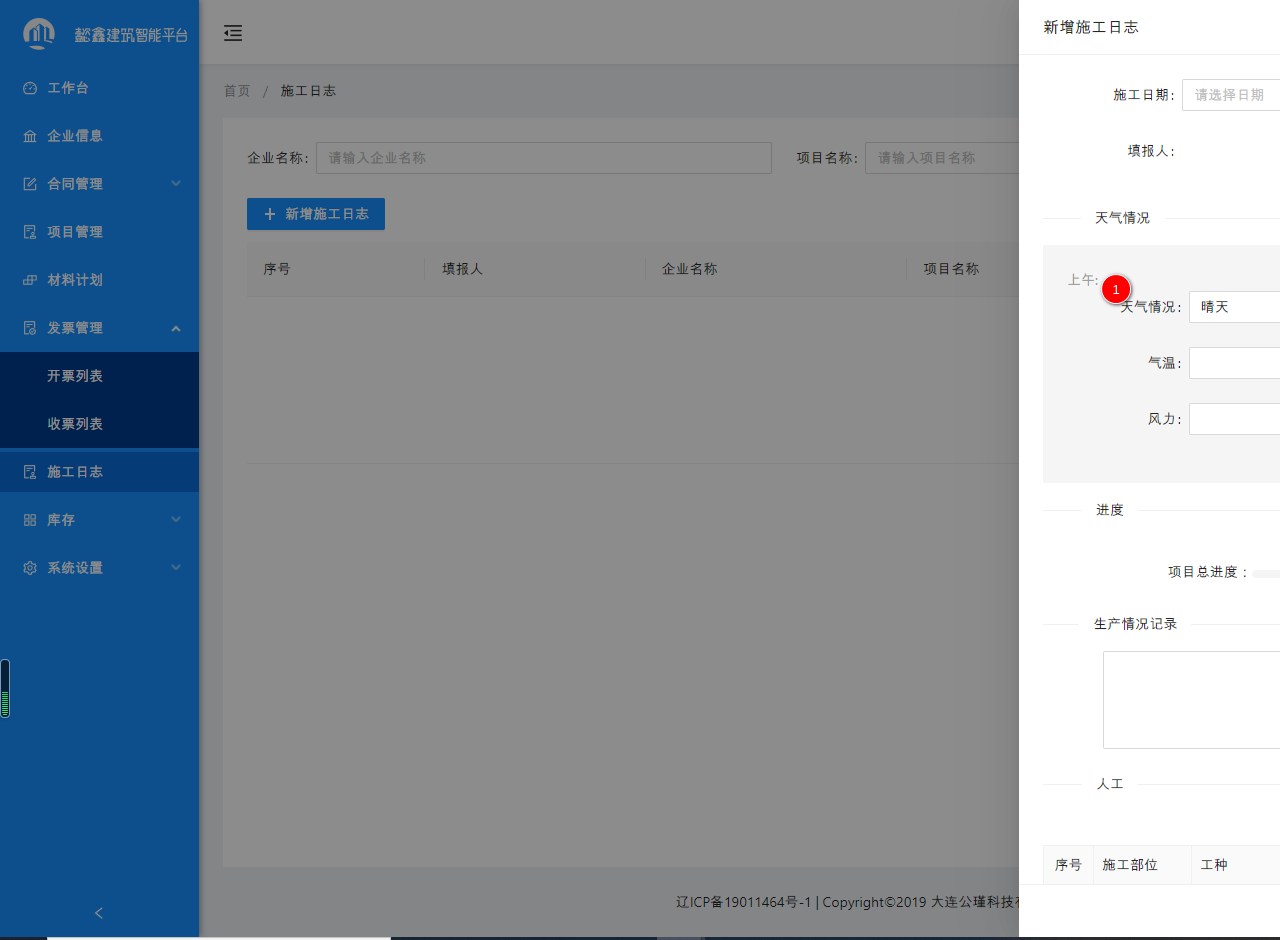
<file: 施工日志新增.html>
﻿<!DOCTYPE html>
<html>
  <head>
    <title>施工日志新增</title>
    <meta http-equiv="X-UA-Compatible" content="IE=edge"/>
    <meta http-equiv="content-type" content="text/html; charset=utf-8"/>
    <meta name="apple-mobile-web-app-capable" content="yes"/>
    <link href="resources/css/jquery-ui-themes.css" type="text/css" rel="stylesheet"/>
    <link href="resources/css/axure_rp_page.css" type="text/css" rel="stylesheet"/>
    <link href="data/styles.css" type="text/css" rel="stylesheet"/>
    <link href="files/施工日志新增/styles.css" type="text/css" rel="stylesheet"/>
    <script src="resources/scripts/jquery-1.7.1.min.js"></script>
    <script src="resources/scripts/jquery-ui-1.8.10.custom.min.js"></script>
    <script src="resources/scripts/axure/axQuery.js"></script>
    <script src="resources/scripts/axure/globals.js"></script>
    <script src="resources/scripts/axutils.js"></script>
    <script src="resources/scripts/axure/annotation.js"></script>
    <script src="resources/scripts/axure/axQuery.std.js"></script>
    <script src="resources/scripts/axure/doc.js"></script>
    <script src="data/document.js"></script>
    <script src="resources/scripts/messagecenter.js"></script>
    <script src="resources/scripts/axure/events.js"></script>
    <script src="resources/scripts/axure/recording.js"></script>
    <script src="resources/scripts/axure/action.js"></script>
    <script src="resources/scripts/axure/expr.js"></script>
    <script src="resources/scripts/axure/geometry.js"></script>
    <script src="resources/scripts/axure/flyout.js"></script>
    <script src="resources/scripts/axure/ie.js"></script>
    <script src="resources/scripts/axure/model.js"></script>
    <script src="resources/scripts/axure/repeater.js"></script>
    <script src="resources/scripts/axure/sto.js"></script>
    <script src="resources/scripts/axure/utils.temp.js"></script>
    <script src="resources/scripts/axure/variables.js"></script>
    <script src="resources/scripts/axure/drag.js"></script>
    <script src="resources/scripts/axure/move.js"></script>
    <script src="resources/scripts/axure/visibility.js"></script>
    <script src="resources/scripts/axure/style.js"></script>
    <script src="resources/scripts/axure/adaptive.js"></script>
    <script src="resources/scripts/axure/tree.js"></script>
    <script src="resources/scripts/axure/init.temp.js"></script>
    <script src="files/施工日志新增/data.js"></script>
    <script src="resources/scripts/axure/legacy.js"></script>
    <script src="resources/scripts/axure/viewer.js"></script>
    <script src="resources/scripts/axure/math.js"></script>
    <script type="text/javascript">
      $axure.utils.getTransparentGifPath = function() { return 'resources/images/transparent.gif'; };
      $axure.utils.getOtherPath = function() { return 'resources/Other.html'; };
      $axure.utils.getReloadPath = function() { return 'resources/reload.html'; };
    </script>
  </head>
  <body>
    <div id="base" class="">

      <!-- Unnamed (图片) -->
      <div id="u882" class="ax_default image1">
        <img id="u882_img" class="img " src="images/施工日志新增/u882.png"/>
        <!-- Unnamed () -->
        <div id="u883" class="text" style="display:none; visibility: hidden">
          <p><span></span></p>
        </div>
      </div>

      <!-- Unnamed (矩形) -->
      <div id="u884" class="ax_default sticky_1">
        <div id="u884_div" class=""></div>
        <!-- Unnamed () -->
        <div id="u885" class="text">
          <p><span>天气情况默认是晴天</span></p>
        </div>
      </div>

      <!-- Unnamed (椭圆形) -->
      <div id="u886" class="ax_default marker">
        <img id="u886_img" class="img " src="images/工作台/u340.png"/>
        <!-- Unnamed () -->
        <div id="u887" class="text">
          <p><span>1</span></p>
        </div>
      </div>

      <!-- Unnamed (椭圆形) -->
      <div id="u888" class="ax_default marker">
        <img id="u888_img" class="img " src="images/工作台/u340.png"/>
        <!-- Unnamed () -->
        <div id="u889" class="text">
          <p><span>1</span></p>
        </div>
      </div>
    </div>
  </body>
</html>
</file>
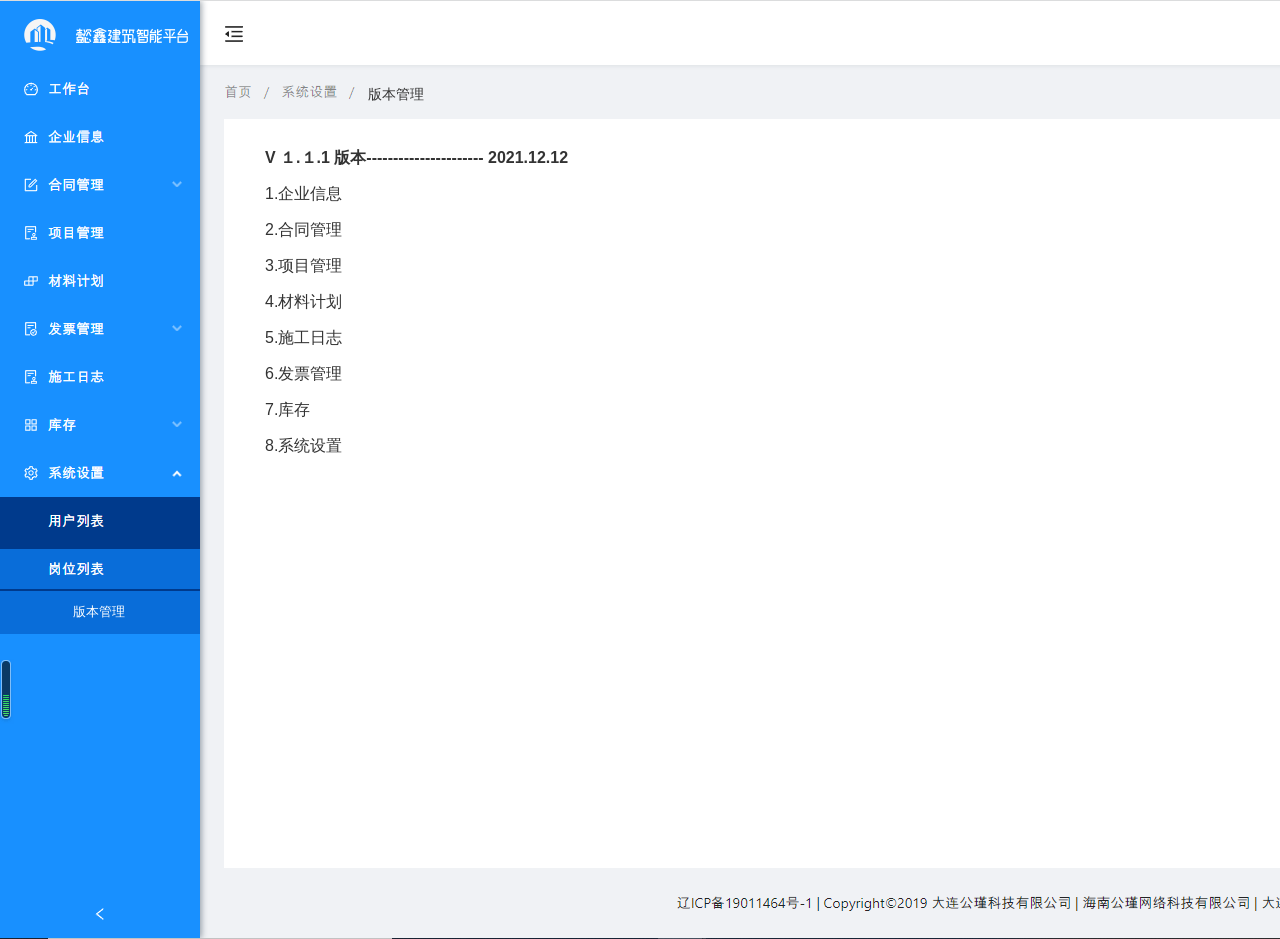
<file: 版本.html>
﻿<!DOCTYPE html>
<html>
  <head>
    <title>版本</title>
    <meta http-equiv="X-UA-Compatible" content="IE=edge"/>
    <meta http-equiv="content-type" content="text/html; charset=utf-8"/>
    <meta name="apple-mobile-web-app-capable" content="yes"/>
    <link href="resources/css/jquery-ui-themes.css" type="text/css" rel="stylesheet"/>
    <link href="resources/css/axure_rp_page.css" type="text/css" rel="stylesheet"/>
    <link href="data/styles.css" type="text/css" rel="stylesheet"/>
    <link href="files/版本/styles.css" type="text/css" rel="stylesheet"/>
    <script src="resources/scripts/jquery-1.7.1.min.js"></script>
    <script src="resources/scripts/jquery-ui-1.8.10.custom.min.js"></script>
    <script src="resources/scripts/axure/axQuery.js"></script>
    <script src="resources/scripts/axure/globals.js"></script>
    <script src="resources/scripts/axutils.js"></script>
    <script src="resources/scripts/axure/annotation.js"></script>
    <script src="resources/scripts/axure/axQuery.std.js"></script>
    <script src="resources/scripts/axure/doc.js"></script>
    <script src="data/document.js"></script>
    <script src="resources/scripts/messagecenter.js"></script>
    <script src="resources/scripts/axure/events.js"></script>
    <script src="resources/scripts/axure/recording.js"></script>
    <script src="resources/scripts/axure/action.js"></script>
    <script src="resources/scripts/axure/expr.js"></script>
    <script src="resources/scripts/axure/geometry.js"></script>
    <script src="resources/scripts/axure/flyout.js"></script>
    <script src="resources/scripts/axure/ie.js"></script>
    <script src="resources/scripts/axure/model.js"></script>
    <script src="resources/scripts/axure/repeater.js"></script>
    <script src="resources/scripts/axure/sto.js"></script>
    <script src="resources/scripts/axure/utils.temp.js"></script>
    <script src="resources/scripts/axure/variables.js"></script>
    <script src="resources/scripts/axure/drag.js"></script>
    <script src="resources/scripts/axure/move.js"></script>
    <script src="resources/scripts/axure/visibility.js"></script>
    <script src="resources/scripts/axure/style.js"></script>
    <script src="resources/scripts/axure/adaptive.js"></script>
    <script src="resources/scripts/axure/tree.js"></script>
    <script src="resources/scripts/axure/init.temp.js"></script>
    <script src="files/版本/data.js"></script>
    <script src="resources/scripts/axure/legacy.js"></script>
    <script src="resources/scripts/axure/viewer.js"></script>
    <script src="resources/scripts/axure/math.js"></script>
    <script type="text/javascript">
      $axure.utils.getTransparentGifPath = function() { return 'resources/images/transparent.gif'; };
      $axure.utils.getOtherPath = function() { return 'resources/Other.html'; };
      $axure.utils.getReloadPath = function() { return 'resources/reload.html'; };
    </script>
  </head>
  <body>
    <div id="base" class="">

      <!-- Unnamed (图片) -->
      <div id="u884" class="ax_default image1">
        <img id="u884_img" class="img " src="images/版本/u884.png"/>
        <!-- Unnamed () -->
        <div id="u885" class="text" style="display:none; visibility: hidden">
          <p><span></span></p>
        </div>
      </div>

      <!-- Unnamed (矩形) -->
      <div id="u886" class="ax_default box_3">
        <div id="u886_div" class=""></div>
        <!-- Unnamed () -->
        <div id="u887" class="text">
          <p><span>版本管理</span></p>
        </div>
      </div>

      <!-- Unnamed (矩形) -->
      <div id="u888" class="ax_default box_2">
        <div id="u888_div" class=""></div>
        <!-- Unnamed () -->
        <div id="u889" class="text" style="display:none; visibility: hidden">
          <p><span></span></p>
        </div>
      </div>

      <!-- Unnamed (矩形) -->
      <div id="u890" class="ax_default label">
        <div id="u890_div" class=""></div>
        <!-- Unnamed () -->
        <div id="u891" class="text">
          <p><span>版本管理</span></p>
        </div>
      </div>

      <!-- Unnamed (矩形) -->
      <div id="u892" class="ax_default box_2">
        <div id="u892_div" class=""></div>
        <!-- Unnamed () -->
        <div id="u893" class="text" style="display:none; visibility: hidden">
          <p><span></span></p>
        </div>
      </div>

      <!-- Unnamed (矩形) -->
      <div id="u894" class="ax_default label">
        <div id="u894_div" class=""></div>
        <!-- Unnamed () -->
        <div id="u895" class="text">
          <p><span style="font-family:'Arial Negreta', 'Arial Normal', 'Arial';font-weight:700;">V １.１.1 版本---------------------- 2021.12.12</span></p><p><span style="font-family:'Arial Normal', 'Arial';font-weight:400;">1.企业信息</span></p><p><span style="font-family:'Arial Normal', 'Arial';font-weight:400;">2.合同管理</span></p><p><span style="font-family:'Arial Normal', 'Arial';font-weight:400;">3.项目管理</span></p><p><span style="font-family:'Arial Normal', 'Arial';font-weight:400;">4.材料计划</span></p><p><span style="font-family:'Arial Normal', 'Arial';font-weight:400;">5.施工日志</span></p><p><span style="font-family:'Arial Normal', 'Arial';font-weight:400;">6.发票管理</span></p><p><span style="font-family:'Arial Normal', 'Arial';font-weight:400;">7.库存</span></p><p><span style="font-family:'Arial Normal', 'Arial';font-weight:400;">8.系统设置</span></p><p><span style="font-family:'Arial Normal', 'Arial';font-weight:400;"><br></span></p>
        </div>
      </div>
    </div>
  </body>
</html>
</file>
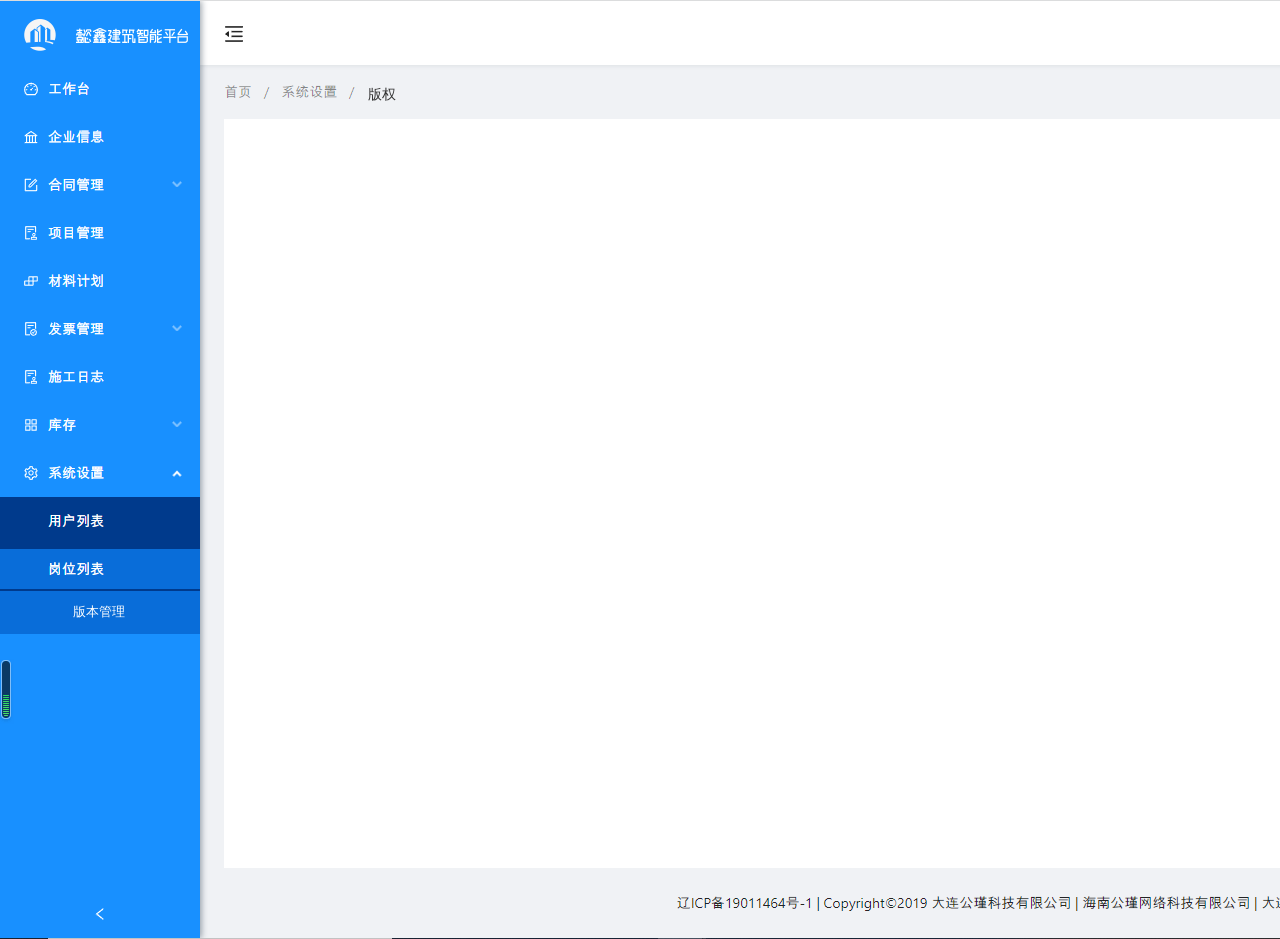
<file: 版权.html>
﻿<!DOCTYPE html>
<html>
  <head>
    <title>版权</title>
    <meta http-equiv="X-UA-Compatible" content="IE=edge"/>
    <meta http-equiv="content-type" content="text/html; charset=utf-8"/>
    <meta name="apple-mobile-web-app-capable" content="yes"/>
    <link href="resources/css/jquery-ui-themes.css" type="text/css" rel="stylesheet"/>
    <link href="resources/css/axure_rp_page.css" type="text/css" rel="stylesheet"/>
    <link href="data/styles.css" type="text/css" rel="stylesheet"/>
    <link href="files/版权/styles.css" type="text/css" rel="stylesheet"/>
    <script src="resources/scripts/jquery-1.7.1.min.js"></script>
    <script src="resources/scripts/jquery-ui-1.8.10.custom.min.js"></script>
    <script src="resources/scripts/axure/axQuery.js"></script>
    <script src="resources/scripts/axure/globals.js"></script>
    <script src="resources/scripts/axutils.js"></script>
    <script src="resources/scripts/axure/annotation.js"></script>
    <script src="resources/scripts/axure/axQuery.std.js"></script>
    <script src="resources/scripts/axure/doc.js"></script>
    <script src="data/document.js"></script>
    <script src="resources/scripts/messagecenter.js"></script>
    <script src="resources/scripts/axure/events.js"></script>
    <script src="resources/scripts/axure/recording.js"></script>
    <script src="resources/scripts/axure/action.js"></script>
    <script src="resources/scripts/axure/expr.js"></script>
    <script src="resources/scripts/axure/geometry.js"></script>
    <script src="resources/scripts/axure/flyout.js"></script>
    <script src="resources/scripts/axure/ie.js"></script>
    <script src="resources/scripts/axure/model.js"></script>
    <script src="resources/scripts/axure/repeater.js"></script>
    <script src="resources/scripts/axure/sto.js"></script>
    <script src="resources/scripts/axure/utils.temp.js"></script>
    <script src="resources/scripts/axure/variables.js"></script>
    <script src="resources/scripts/axure/drag.js"></script>
    <script src="resources/scripts/axure/move.js"></script>
    <script src="resources/scripts/axure/visibility.js"></script>
    <script src="resources/scripts/axure/style.js"></script>
    <script src="resources/scripts/axure/adaptive.js"></script>
    <script src="resources/scripts/axure/tree.js"></script>
    <script src="resources/scripts/axure/init.temp.js"></script>
    <script src="files/版权/data.js"></script>
    <script src="resources/scripts/axure/legacy.js"></script>
    <script src="resources/scripts/axure/viewer.js"></script>
    <script src="resources/scripts/axure/math.js"></script>
    <script type="text/javascript">
      $axure.utils.getTransparentGifPath = function() { return 'resources/images/transparent.gif'; };
      $axure.utils.getOtherPath = function() { return 'resources/Other.html'; };
      $axure.utils.getReloadPath = function() { return 'resources/reload.html'; };
    </script>
  </head>
  <body>
    <div id="base" class="">

      <!-- Unnamed (图片) -->
      <div id="u880" class="ax_default image1">
        <img id="u880_img" class="img " src="images/版权/u880.png"/>
        <!-- Unnamed () -->
        <div id="u881" class="text" style="display:none; visibility: hidden">
          <p><span></span></p>
        </div>
      </div>

      <!-- Unnamed (矩形) -->
      <div id="u882" class="ax_default box_3">
        <div id="u882_div" class=""></div>
        <!-- Unnamed () -->
        <div id="u883" class="text">
          <p><span>版本管理</span></p>
        </div>
      </div>

      <!-- Unnamed (矩形) -->
      <div id="u884" class="ax_default box_2">
        <div id="u884_div" class=""></div>
        <!-- Unnamed () -->
        <div id="u885" class="text" style="display:none; visibility: hidden">
          <p><span></span></p>
        </div>
      </div>

      <!-- Unnamed (矩形) -->
      <div id="u886" class="ax_default label">
        <div id="u886_div" class=""></div>
        <!-- Unnamed () -->
        <div id="u887" class="text">
          <p><span>版权</span></p>
        </div>
      </div>

      <!-- Unnamed (矩形) -->
      <div id="u888" class="ax_default box_2">
        <div id="u888_div" class=""></div>
        <!-- Unnamed () -->
        <div id="u889" class="text" style="display:none; visibility: hidden">
          <p><span></span></p>
        </div>
      </div>
    </div>
  </body>
</html>
</file>
<file: resources/css/default.css>
﻿body {
  font-family : Arial, Helvetica, Sans-Serif;
  background-color: #8f949a;
  overflow:hidden;
}
a {
  cursor: pointer;
}

input[type="radio"], input[type="checkbox"] {
    margin: 0px 9px 0px 0px;
    vertical-align: bottom;
}

input {
    -webkit-box-sizing: border-box;
    -moz-box-sizing: border-box;
    box-sizing: border-box;
}

#maximizePanelContainer {
  font-size: 4px;
  position:absolute;
  left: 0px;
  top: 0px;
  width: 55px;
  height: 20px;
  overflow: visible;
  z-index: 1000;
}
#maximizePanelOver {
    position: absolute;
    left: 0px;
    top: 0px;
    width: 55px;
    height: 20px;
}
.maximizePanel {
    position: absolute;
    left: 0px;
    top: 0px;
    width: 55px;
    height: 20px;
    background: #a2a2a2 url('../images/expand.png') no-repeat center center;
    background: url('../images/expand.svg') no-repeat center center, linear-gradient(rgba(200,200,200,.5),rgba(200,200,200,.5));
    cursor: pointer;
}

#interfaceControlFrameMinimizeContainer {
  position:absolute;
    top: 0px;
    left: 0px;
  font-size: 2px; /*for IE*/
  text-align: right;
  z-index: 100;
    height: 20px;
    width: 55px;
    background-color: #62666b;
}
#interfaceControlFrameMinimizeContainer a {
    display: inline-block;
    width: 55px;
    height: 20px;
    font-size: 2px;
    background: url('../images/close.png') no-repeat center center;
    background: url('../images/close.svg') no-repeat center center, linear-gradient(transparent,transparent);
    text-decoration: none;
}

.hashover #interfaceControlFrameMinimizeContainer a:hover {
    background: url('../images/close_hover.png') no-repeat center center;
    background: url('../images/close_hover.svg') no-repeat center center, linear-gradient(transparent,transparent);
}

#interfaceControlFrame {
    margin: 0px 0px 0px 55px;
}

#interfaceControlFrameCloseContainer {
    /*display: none;*/
    position:absolute;
    bottom: 0px;
    left: 0px;
    font-size: 9px;
    font-family: 'Trebuchet MS';
    font-weight: bold;
    letter-spacing: 1px;
    z-index: 100;
    width: 55px;
    background-color: #62666b;
    text-align: center;  
}
#interfaceControlFrameCloseContainer a {
    display: inline-block;
    width: 55px;
    color: #ffffff;
    padding: 5px 0px;
}

#interfaceControlFrameHeader li a {
    display: block;
    width: 54px;
    height: 78px;
    text-align: center;
    padding-top: 50px;
    outline: none;
    margin-right: 1px;
    text-decoration: none;
    color: #ffffff;
    white-space: nowrap;
    background-color: transparent;
    background-repeat: no-repeat;
    background-position: 50% 17px;
    box-sizing: border-box;
    -moz-box-sizing: border-box;
    -webkit-box-sizing: border-box;
    border-left: 4px solid transparent;
    border-right: 4px solid transparent;
}

.hashover #interfaceControlFrameHeader li a:hover {
    background-color: transparent;
    background-repeat: no-repeat;
    background-position: 50% 17px;
    color: #c2c2c2;
}

#interfaceControlFrameHeader li a.selected, #interfaceControlFrameHeader li a.selected:hover {
    background-color: #f5f5f5;
    background-repeat: no-repeat;
    background-position: 50% 17px;
    color: #62666b;
    border-left: 5px solid #138CDD;
}

#interfaceControlFrameHeaderContainer {
    float: left;
    overflow: visible;
    width: 55px;
    margin-left: -55px;
    margin-top: 20px;
}

#interfaceControlFrameHeader {
    position: relative;
    list-style: none;
    font-size: 8px;
    z-index: 50;
    font-family: 'Trebuchet MS';
    font-weight: bold;
    letter-spacing: 1px;
}

#interfaceControlFrameContainer {
    float: right;
    background-color: #f5f5f5;
    overflow: hidden;
    width: 100%;
}

#interfaceControlFrameLogoContainer {
  background-color: White;
  padding: 20px 10px 10px 10px;
  overflow: hidden;
}

#interfaceControlFrameLogoImageContainer {
  text-align: center;
}

#interfaceControlFrameLogoCaptionContainer {
  text-align: center;
  margin: 5px 10px 0px 10px;
  font-size: 12px;
  color: #4a4a4a;
}

#logoImage {
    width: 100%;
}

.emptyStateContainer {
    text-align: center;
    padding: 0px 10px;
    margin-top: 32px
}

.emptyStateTitle {
    margin: 0px 0px 9px 0px;
    font-weight: bold;
}

.emptyStateContent {
    line-height: 16px;
}

.dottedDivider {
    height: 2px;
    margin: 15px 0px 15px 0px;
    background: url('../images/divider.png') no-repeat center center;
    background: url('../images/divider.svg') no-repeat center center, linear-gradient(transparent,transparent);
}

.nondottedDivider {
    height: 2px;
    margin: 9px 0px 9px 0px;
}
</file>
<file: plugins/sitemap/styles/sitemap.css>
﻿
#sitemapHost {
    font-size: 12px;
    color:#4a4a4a;
    height: 100%;
}

#sitemapHostBtn a {
    background: url('images/sitemap_on.png');
    background: url('images/sitemap_on.svg'),linear-gradient(transparent, transparent);
}

.hashover #sitemapHostBtn a:hover {
    background: url('images/sitemap_hover.png');
    background: url('images/sitemap_hover.svg'),linear-gradient(transparent, transparent);
}

#sitemapHostBtn a.selected, #sitemapHostBtn a.selected:hover {
    background: url('images/sitemap_off.png');
    background: url('images/sitemap_off.svg'),linear-gradient(transparent, transparent);
}

#sitemapHost .pageButtonHeader {
    top: -27px;
}

#sitemapTreeContainer {
    overflow: auto;
    width: 100%;
    height: 100%;
    -webkit-overflow-scrolling: touch;
}

.sitemapTree {
    margin: 0px 0px 10px 0px;
    overflow:visible;
}

.sitemapTree ul {
    list-style-type: none;
    margin: 0px 0px 0px 0px;
    padding-left: 0px;
}

.sitemapPlusMinusLink 
{
}

.sitemapMinus 
{
	vertical-align:middle;
    background: url('images/minus.gif');
    background-repeat: no-repeat;
	margin-right: 3px;	
	margin-bottom: 1px;
    height:9px;
    width:9px;
    display:inline-block;
}

.sitemapPlus 
{
	vertical-align:middle;
    background: url('images/plus.gif');
    background-repeat: no-repeat;
	margin-right: 3px;	
	margin-bottom: 1px;
	height:9px;
    width:9px;
    display:inline-block;
}

.sitemapPageLink 
{
    margin-left: 0px;
}

.sitemapPageIcon 
{
	margin: 0px 0px -3px 4px;
    width: 16px;
    height: 16px;
    display: inline-block;
    background: url('images/page.png') no-repeat center center;
    background: url('images/page.svg') no-repeat center center, linear-gradient(transparent,transparent);
}

.sitemapFlowIcon
{
    background: url('images/flow.png') no-repeat center center;
    background: url('images/flow.svg') no-repeat center center, linear-gradient(transparent,transparent);
}

.sitemapFolderIcon
{
    background: url('images/folder_closed.png') no-repeat center center;
    background: url('images/folder_closed.svg') no-repeat center center, linear-gradient(transparent,transparent);
}

.sitemapFolderOpenIcon
{
    background: url('images/folder_open.png') no-repeat center center;
    background: url('images/folder_open.svg') no-repeat center center, linear-gradient(transparent,transparent);
}

.sitemapPageName 
{
    margin-left: 7px;
}

.sitemapNode 
{
    /*margin:4px 0px 4px 0px;*/
    white-space:nowrap;
}

.sitemapPageLinkContainer {
    /*display: inline-block;*/
    margin-left: 0px;
    padding: 4px 0px 4px 0px;
}
/*
.sitemapNode div
{
	padding-top: 1px; 
	padding-bottom: 3px;
    padding-left: 20px;
	height: 14px;
}
*/

.sitemapExpandableNode 
{
	margin-left: 0px;
}

.sitemapHighlight 
{
    /*display: inline-block;*/
	background-color : #C8E0F0;
    font-weight: bold;
}

.sitemapGreyedName
{
	color: #AAA;
}


.pluginNameHeader
{
    font-family: 'Trebuchet MS';
	font-size: 12px;
    letter-spacing: 1px;
	/*font-weight: bold;*/
	white-space: nowrap;
    margin-bottom: 5px;
}

.pageNameHeader
{
    font-family: 'Trebuchet MS';
    /*display: inline-block;*/
    /*float: left;*/
	font-size: 15px;
	font-weight: bold;
	/*height: 23px;*/
    padding-right: 77px;
	white-space: nowrap;
    overflow: hidden;
    text-overflow: ellipsis;
}

.pageButtonHeader
{
    float: right;
    position: relative;
    /*width: 72px;*/
	height: 24px;
    top: -22px;
    margin-bottom: -24px;
}

.sitemapHeader
{
    padding-top: 27px;
    border-bottom: 1px solid #d9d9d9;
    min-width: 110px;
}

.sitemapToolbar {
    margin: 0px 5px 14px 12px;
}

.sitemapToolbarButton
{
    float: left;
    width: 22px;
    height: 22px;
    border: 1px solid transparent;
}

#linksButton {
    background: url('images/share.png') no-repeat center center;
    background: url('images/share.svg') no-repeat center center, linear-gradient(transparent,transparent);
}

#linksButton:hover {
    background: url('images/share_hover.png') no-repeat center center;
    background: url('images/share_hover.svg') no-repeat center center, linear-gradient(transparent,transparent);
}

#linksButton.sitemapToolbarButtonSelected, .hashover #linksButton.sitemapToolbarButtonSelected:hover {
    background: url('images/share_on.png') no-repeat center center;
    background: url('images/share_on.svg') no-repeat center center, linear-gradient(transparent,transparent);
}

#adaptiveButton {
    background: url('images/views.png') no-repeat center center;
    background: url('images/views.svg') no-repeat center center, linear-gradient(transparent,transparent);
}

#adaptiveButton:hover {
    background: url('images/views_hover.png') no-repeat center center;
    background: url('images/views_hover.svg') no-repeat center center, linear-gradient(transparent,transparent);
}

#adaptiveButton.sitemapToolbarButtonSelected, #adaptiveButton.sitemapToolbarButtonSelected:hover {
    background: url('images/views_on.png') no-repeat center center;
    background: url('images/views_on.svg') no-repeat center center, linear-gradient(transparent,transparent);
}

#highlightInteractiveButton {
    background: url('images/hotspots.png') no-repeat center center;
    background: url('images/hotspots.svg') no-repeat center center, linear-gradient(transparent,transparent);
    margin-top: 1px;
}

#highlightInteractiveButton:hover {
    background: url('images/hotspots_hover.png') no-repeat center center;
    background: url('images/hotspots_hover.svg') no-repeat center center, linear-gradient(transparent,transparent);
}

#highlightInteractiveButton.sitemapToolbarButtonSelected, #highlightInteractiveButton.sitemapToolbarButtonSelected:hover {
    background: url('images/hotspots_on.png') no-repeat center center;
    background: url('images/hotspots_on.svg') no-repeat center center, linear-gradient(transparent,transparent);
}

/*#variablesButton {
    background: url('images/229_variables_16.png') no-repeat center center;
}*/

#searchButton {
    background: url('images/232_search_16.png') no-repeat center center;
}

.sitemapLinkContainer
{
	margin-top: 8px;
	padding-right: 5px;
	/*font-size: 12px;*/
}

.sitemapLinkField 
{
	width: 100%;
	font-size: 12px;
	margin-top: 3px;
    padding: 5px;
}

.sitemapRadioSelected {
    font-weight: bold;
}

.sitemapOptionContainer
{
	margin-top: 8px;
	padding-right: 5px;
	/*font-size: 12px;*/
}

#sitemapOptionsDiv
{
	margin-top: 10px;
	/*margin-left: 16px;*/
}

#viewSelectDiv
{
    padding: 2px 0px 0px 0px;
	/*margin-left: 5px;*/
}

#viewSelect
{
	width: 70%;
}

.sitemapUrlOption
{
	padding-bottom: 8px;
}

.optionLabel
{
	font-size: 12px;
}

.sitemapPopupContainer
{
    display: none;
    position: absolute;
	background-color: #F4F4F4;
	border: 1px solid #B9B9B9;
	padding: 5px 5px 5px 5px;
	margin: 5px 0px 0px 5px;
    z-index: 1;
}

#sitemapLinksContainer {
    border-top: 1px solid #d9d9d9;
    padding: 10px;
    margin-left: 0px;
    /*line-height: 18px;*/
}

#adaptiveViewsContainer {
    border-top: 1px solid #d9d9d9;
    padding: 10px;
    margin-left: 0px;
    line-height: 18px;
}

.adaptiveViewOption
{
	padding: 2px;
}

.adaptiveViewOption:hover
{ 
	background-color: rgb(204,235,248);
	cursor: pointer;
}

.currentAdaptiveView {
    font-weight: bold;
}

.adaptiveCheckboxDiv {
	height: 15px;
	width: 15px;
	float: left;
}

.checkedAdaptive {
	background: url('images/adaptivecheck.png') no-repeat center center;
}

/*#variablesContainer 
{
	max-height: 350px;
	overflow: auto;
}*/

/*#variablesClearLink 
{
	color: #069;
	left: 5px;
}*/

#searchDiv {
    padding: 8px 12px 11px 12px;
}

#searchBox {
    width: 100%;
    border: none;
    border-top: 1px solid #d9d9d9;
    /*border-bottom: 1px solid #d9d9d9;*/
    padding: 5px;
    font-size: 12px;
}

.searchBoxHint 
{
	color: #8f949a;
	/*font-style: italic;*/
}

#sitemapLinksPageName
{
	font-weight: bold;
}

#sitemapOptionsHeader
{
	font-weight: bold;
}
</file>
<file: plugins/page_notes/styles/page_notes.css>
﻿#pageNotesHost {
    font-size: 12px;
    color:#4a4a4a;
    height: 100%;
}

#pageNotesHostBtn a {
    background: url('images/notes_on.png');
    background: url('images/notes_on.svg'),linear-gradient(transparent, transparent);
}

.hashover #pageNotesHostBtn a:hover {
    background: url('images/notes_hover.png');
    background: url('images/notes_hover.svg'),linear-gradient(transparent, transparent);
}

#pageNotesHostBtn a.selected, #pageNotesHostBtn a.selected:hover {
    background: url('images/notes_off.png');
    background: url('images/notes_off.svg'),linear-gradient(transparent, transparent);
}

#footnotesButton {
    background: url('images/footnotes.png') no-repeat center center;
    background: url('images/footnotes.svg') no-repeat center center,linear-gradient(transparent, transparent);
}

#footnotesButton:hover {
    background: url('images/footnotes_hover.png') no-repeat center center;
    background: url('images/footnotes_hover.svg') no-repeat center center,linear-gradient(transparent, transparent);
}

#footnotesButton.sitemapToolbarButtonSelected, #footnotesButton.sitemapToolbarButtonSelected:hover {
    background: url('images/footnotes_on.png') no-repeat center center;
    background: url('images/footnotes_on.svg') no-repeat center center,linear-gradient(transparent, transparent);
}

.nextPageButton {
    background: url('images/forward.png') no-repeat center center;
    background: url('images/forward.svg') no-repeat center center,linear-gradient(transparent, transparent);    
}

.nextPageButton:hover {
    background: url('images/forward_hover.png') no-repeat center center;
    background: url('images/forward_hover.svg') no-repeat center center,linear-gradient(transparent, transparent);    
}

.prevPageButton {
    background: url('images/back.png') no-repeat center center;
    background: url('images/back.svg') no-repeat center center,linear-gradient(transparent, transparent);    
}

.prevPageButton:hover {
    background: url('images/back_hover.png') no-repeat center center;
    background: url('images/back_hover.svg') no-repeat center center,linear-gradient(transparent, transparent);    
}

#pageNotesScrollContainer 
{
    overflow: auto;
    width: 100%;
    /*height: 100%;*/
    -webkit-overflow-scrolling: touch;
}    

#pageNotesContainer 
{
    /*padding: 10px 10px 10px 12px;*/
}

#pageNotesContent 
{
	overflow: visible;
}

.pageNoteContainer 
{
    padding: 10px;
}

.pageNoteName 
{
    font-family: 'Trebuchet MS';
	font-size: 14px;
    font-weight: bold;
	margin-bottom: 5px;
	/*text-decoration: underline;*/
	white-space: nowrap;
}

.pageNote 
{
    line-height: 21px;
	/*margin-bottom: 20px;*/
}

.widgetNoteContainer {
    padding: 10px;
    border-bottom: 1px solid transparent;
    border-top: 1px solid transparent;
    cursor: pointer;
}

.widgetNoteContainerSelected {
    background-color: white;
    border-bottom: 1px solid #c2c2c2;
    border-top: 1px solid #c2c2c2;
}

/*.widgetNoteContainer:hover {
    background-color: white;
    //border-bottom: 1px solid #c2c2c2;
    //border-top: 1px solid #c2c2c2;
}*/

.widgetNoteFootnote {
    display: inline-block;
    /*vertical-align: top;
    margin: 2px 5px 10px 0px;
    padding: 1px 6px;
    font-size: 10px;
    color: #ffffff;
    background-color: #0a6cd6;*/
    width: 13px;
    height: 12px;
    padding-top: 1px;
    text-align: center;
    background-color: #138CDD;
    /*-moz-box-shadow: 1px 1px 3px #aaa;
    -webkit-box-shadow: 1px 1px 3px #aaa;
    box-shadow: 1px 1px 3px #aaa;*/
    font-size: 0px;
    margin-right: 8px;
}

div.annnoteline {
    display: inline-block;
    width: 9px;
    height: 1px;
    border-bottom: 1px solid white;
    margin-top: 1px;
}

.widgetNoteLabel {
    display: inline-block;
    vertical-align: top;
    font-family: 'Trebuchet MS';
	font-size: 14px;
    font-weight: bold;
	margin-bottom: 5px;    
}

.noteLink {
    text-decoration: inherit;
    color: inherit;
}

.noteLink:hover {
    background-color: white;
}
</file>
<file: plugins/recordplay/styles/recordplay.css>
﻿#recordPlayHost {
    font-size: 12px;
    color:#333;
    height: 100%;
}


#recordPlayContainer 
{
    overflow: auto;
    width: 100%;
    height: 100%;
    padding: 10px 10px 10px 10px;
}

#recordPlayToolbar 
{
	margin: 5px 5px 5px 5px;
    height: 22px;
}

#recordPlayToolbar .recordPlayButton
{
    float: left;
    width: 22px;
    height: 22px;
    border: 1px solid transparent;
}

#recordPlayToolbar .recordPlayButton:hover
{
    border: 1px solid rgb(0,157,217);
    background-color : rgb(166,221,242);
}

#recordPlayToolbar .recordPlayButton:active
{
    border: 1px solid rgb(0,157,217);
    background-color : rgb(204,235,248);
}

#recordPlayToolbar .recordPlayButtonSelected {
    border: 1px solid rgb(0,157,217);
    background-color : rgb(204,235,248);    
}

#recordButton {
    background: url('../../sitemap/styles/images/233_hyperlink_16.png') no-repeat center center;
}

#playButton {
    background: url('../../sitemap/styles/images/225_responsive_16.png') no-repeat center center;
}

#stopButton {
    background: url('../../sitemap/styles/images/228_togglenotes_16.png') no-repeat center center;
}

#deleteButton {
    background: url('../../sitemap/styles/images/231_event_16.png') no-repeat center center;
}

#recordNameHeader
{
    /* yeah??*/
	font-size: 13px;
	font-weight: bold;
	height: 23px;
	white-space: nowrap;
}

#recordPlayContent 
{
    /* yeah??*/
	overflow: visible;
}

.recordPlayName 
{
	font-size: 12px;
	margin-bottom: 5px;
	text-decoration: underline;
	white-space: nowrap;
}

.recordPlay 
{
	margin-bottom: 10px;
}
</file>
<file: plugins/debug/styles/debug.css>
﻿#debugHost {
    font-size: 12px;
    color:#4a4a4a;
    height: 100%;
}

#debugHostBtn a {
    background: url('images/variables_on.png');
    background: url('images/variables_on.svg'),linear-gradient(transparent, transparent);
}

.hashover #debugHostBtn a:hover {
    background: url('images/variables_hover.png');
    background: url('images/variables_hover.svg'),linear-gradient(transparent, transparent);
}

#debugHostBtn a.selected, #debugHostBtn a.selected:hover {
    background: url('images/variables_off.png');
    background: url('images/variables_off.svg'),linear-gradient(transparent, transparent);
}

#debugHeader .pageNameHeader {
    padding-right: 0px;
}

#variablesClearLink {
    display: inline-block;
    margin-bottom: 15px;
}

#variablesClearLink:hover {
    color: #0a6cd6;
}

#traceClearLink {
    display: inline-block;
    margin-bottom: 15px;
}

#traceClearLink:hover {
    color: #0a6cd6;
}

#debugScrollContainer 
{
    overflow: auto;
    width: 100%;
    height: 100%;
    -webkit-overflow-scrolling: touch;
}

#debugContainer {
        padding: 10px 10px 10px 10px;
}

.variableName
{
	font-weight: bold;
}

.variableDiv
{
    margin-bottom: 20px;
    line-height: 16px;

}

#variablesContainer {
    padding-bottom: 5px;
    /*overflow: auto;*/
}

#traceContainer {
    padding-top: 15px;
    /*padding: 0px 10px 10px 10px;*/
}

.debugToolbarButton 
{
	font-size: 1em;
	color: #069;
}

.axEventBlock {
    display: inline-block;
    width: 100%;
    margin: 5px 0px 5px 0px;
    line-height: 21px;
}

/*a.axEventBlock:hover {
    background-color: #069;
    color: white;
}*/

.axTime {
    margin: 0px 0px 0px 0px;
    font-size: 11px;
    color: #b1b3b5;
}

.axLabel {
    margin: 0px 0px 5px 0px;
    font-family: 'Trebuchet MS';
    font-size: 14px;
    font-weight: bold;
}

.lastAxEvent {
    margin-bottom: 10px;
    border-bottom: 1px solid #c2c2c2;
    padding-bottom: 10px;
}

.axEvent {
    margin: 0px 0px 5px 0px;
    font-weight: bold;
}

.axCase {
    margin: 0px 0px 5px 8px;
    font-style: italic;
}

.axAction {
    margin: 0px 0px 5px 13px;
}

#traceEmptyState.emptyStateContainer {
    margin-top: 0px;
}

.debugLinksContainer {
    text-align: right;
}
</file>
<file: resources/css/axure_rp_page.css>
﻿/* so the window resize fires within a frame in IE7 */
html, body {
    height: 100%;
}

a {
    color: inherit;
}

p {
    margin: 0px;
    text-rendering: optimizeLegibility;
    font-feature-settings: "kern" 1;
    -webkit-font-feature-settings: "kern";
    -moz-font-feature-settings: "kern";
    -moz-font-feature-settings: "kern=1";
    font-kerning: normal;
}

iframe {
    background: #FFFFFF;
}

/* to match IE with C, FF */
input {
    padding: 1px 0px 1px 0px;
    box-sizing: border-box;
    -moz-box-sizing: border-box;
}

textarea {
    margin: 0px;
    box-sizing: border-box;
    -moz-box-sizing: border-box;
}

div.intcases {
    font-family: arial; 
    font-size: 12px;
    text-align:left; 
    border:1px solid #AAA; 
    background:#FFF none repeat scroll 0% 0%; 
    z-index:9999; 
    visibility:hidden; 
    position:absolute;
    padding: 0px;
    border-radius: 3px;
    white-space: nowrap;
}

div.intcaselink {
    cursor: pointer;
    padding: 3px 8px 3px 8px;
    margin: 5px;
    background:#EEE none repeat scroll 0% 0%; 
    border:1px solid #AAA;
    border-radius: 3px;
}

div.refpageimage {
    position: absolute;
    left: 0px;
    top: 0px;
    font-size: 0px;
    width: 16px;
    height: 16px;
    cursor: pointer;
    background-image: url(images/newwindow.gif);
    background-repeat: no-repeat;
}

div.annnoteimage {
    position: absolute;
    left: 0px;
    top: 0px;
    font-size: 0px;
    /*width: 16px;
    height: 12px;*/
    cursor: help;
    /*background-image: url(images/note.gif);*/
    /*background-repeat: no-repeat;*/
    width: 13px;
    height: 12px;
    padding-top: 1px;
    text-align: center;
    background-color: #138CDD;
    -moz-box-shadow: 1px 1px 3px #aaa;
    -webkit-box-shadow: 1px 1px 3px #aaa;
    box-shadow: 1px 1px 3px #aaa;
}

div.annnoteline {
    display: inline-block;
    width: 9px;
    height: 1px;
    border-bottom: 1px solid white;
    margin-top: 1px;
}

div.annnotelabel {
    position: absolute;
    left: 0px;
    top: 0px;
    font-family: Helvetica,Arial;
    font-size: 10px;
    /*border: 1px solid rgb(166,221,242);*/
    cursor: help;
    /*background:rgb(0,157,217) none repeat scroll 0% 0%;*/ 
    padding: 1px 3px 1px 3px;
    white-space: nowrap;
    color: white;
    
    background-color: #138CDD;
    -moz-box-shadow: 1px 1px 3px #aaa;
    -webkit-box-shadow: 1px 1px 3px #aaa;
    box-shadow: 1px 1px 3px #aaa;
}

.annotation {
    font-size: 12px;
    padding-left: 2px;
    margin-bottom: 5px;
}

.annotationName {
    /*font-size: 13px;
    font-weight: bold;
    margin-bottom: 3px;
    white-space: nowrap;*/

    font-family: 'Trebuchet MS';
    font-size: 14px;
    font-weight: bold;
    margin-bottom: 5px;
    white-space: nowrap;
}

.annotationValue {
    font-family: Arial, Helvetica, Sans-Serif;
    font-size: 12px;
    color: #4a4a4a;
    line-height: 21px;
    margin-bottom: 20px;
}

.noteLink {
    text-decoration: inherit;
    color: inherit;
}

.noteLink:hover {
    background-color: white;
}

/* this is a fix for the issue where dialogs jump around and takes the text-align from the body */
.dialogFix {
    position:absolute;
    text-align:left;
    border: 1px solid #8f949a;
}


@keyframes pulsate {
  from {
    box-shadow: 0 0 10px #15d6ba;
  }
  to {
    box-shadow: 0 0 20px #15d6ba;
  }
}

@-webkit-keyframes pulsate {
  from {
    -webkit-box-shadow: 0 0 10px #15d6ba;
    box-shadow: 0 0 10px #15d6ba;
  }
  to {
    -webkit-box-shadow: 0 0 20px #15d6ba;
    box-shadow: 0 0 20px #15d6ba;
  }
}
 
@-moz-keyframes pulsate {
  from {
    -moz-box-shadow: 0 0 10px #15d6ba;
    box-shadow: 0 0 10px #15d6ba;
  }
  to {
    -moz-box-shadow: 0 0 20px #15d6ba;
    box-shadow: 0 0 20px #15d6ba;
  }
}

.legacyPulsateBorder {
    /*border: 5px solid #15d6ba;
    margin: -5px;*/
    -moz-box-shadow: 0 0 10px 3px #15d6ba;
    box-shadow: 0 0 10px 3px #15d6ba;
}

.pulsateBorder {
  animation-name: pulsate;
  animation-timing-function: ease-in-out;
  animation-duration: 0.9s;
  animation-iteration-count: infinite;
  animation-direction: alternate;
  
  -webkit-animation-name: pulsate;
  -webkit-animation-timing-function: ease-in-out;
  -webkit-animation-duration: 0.9s;
  -webkit-animation-iteration-count: infinite;
  -webkit-animation-direction: alternate;

  -moz-animation-name: pulsate;
  -moz-animation-timing-function: ease-in-out;
  -moz-animation-duration: 0.9s;
  -moz-animation-iteration-count: infinite;
  -moz-animation-direction: alternate;
}

.ax_default_hidden, .ax_default_unplaced{
    display: none;
    visibility: hidden;
}

.widgetNoteSelected {
    -moz-box-shadow: 0 0 10px 3px #138CDD;
    box-shadow: 0 0 10px 3px #138CDD;
    /*-moz-box-shadow: 0 0 20px #3915d6;
    box-shadow: 0 0 20px #3915d6;*/
    /*border: 3px solid #3915d6;*/
    /*margin: -3px;*/
}


.singleImg {
    display: none;
    visibility: hidden;
}
</file>
<file: data/styles.css>
﻿.ax_default {
  font-family:'Arial Normal', 'Arial';
  font-weight:400;
  font-style:normal;
  font-size:13px;
  color:#333333;
  text-align:center;
  line-height:normal;
}
.box_1 {
}
.image {
  color:#000000;
}
.placeholder {
}
.vertical_line {
}
.iconfont {
  font-family:'iconfont Regular', 'iconfont';
  font-weight:400;
  font-style:normal;
  font-size:18px;
  color:#666666;
}
.box_2 {
}
.ellipse {
}
.box_3 {
}
.image1 {
}
.button {
}
.primary_button {
  color:#FFFFFF;
}
.link_button {
  color:#169BD5;
}
._一级标题 {
  font-family:'Arial Normal', 'Arial';
  font-weight:bold;
  font-style:normal;
  font-size:32px;
  text-align:left;
}
._二级标题 {
  font-family:'Arial Normal', 'Arial';
  font-weight:bold;
  font-style:normal;
  font-size:24px;
  text-align:left;
}
._三级标题 {
  font-family:'Arial Normal', 'Arial';
  font-weight:bold;
  font-style:normal;
  font-size:18px;
  text-align:left;
}
._四级标题 {
  font-family:'Arial Normal', 'Arial';
  font-weight:bold;
  font-style:normal;
  font-size:14px;
  text-align:left;
}
._五级标题 {
  font-family:'Arial Normal', 'Arial';
  font-weight:bold;
  font-style:normal;
  text-align:left;
}
._六级标题 {
  font-family:'Arial Normal', 'Arial';
  font-weight:bold;
  font-style:normal;
  font-size:10px;
  text-align:left;
}
.paragraph {
  text-align:left;
}
.heading_1 {
  font-family:'Arial Negreta', 'Arial Normal', 'Arial';
  font-weight:700;
  font-style:normal;
  font-size:32px;
  text-align:left;
}
.heading_2 {
  font-family:'Arial Negreta', 'Arial Normal', 'Arial';
  font-weight:700;
  font-style:normal;
  font-size:24px;
  text-align:left;
}
.label {
  font-size:14px;
  text-align:left;
}
.horizontal_line {
}
._文本段落 {
  text-align:left;
}
.line {
}
.text_field {
  color:#000000;
  text-align:left;
}
.checkbox {
  text-align:left;
}
.snapshot {
}
._流程形状 {
}
.sticky_1 {
  text-align:left;
}
.marker {
  color:#FFFFFF;
}
.icon {
}
.shape {
}
</file>
<file: files/上传票据信息/styles.css>
﻿body {
  margin:0px;
  background-image:none;
  position:static;
  left:auto;
  width:2428px;
  margin-left:0;
  margin-right:0;
  text-align:left;
}
#base {
  position:absolute;
  z-index:0;
}
#u703 {
  position:absolute;
  left:0px;
  top:0px;
  width:0px;
  height:0px;
}
#u704 {
  position:absolute;
  left:0px;
  top:0px;
  width:0px;
  height:0px;
}
#u705 {
  position:absolute;
  left:0px;
  top:0px;
  width:0px;
  height:0px;
}
#u706 {
  position:absolute;
  left:0px;
  top:0px;
  width:0px;
  height:0px;
}
#u707_img {
  position:absolute;
  left:0px;
  top:0px;
  width:1914px;
  height:938px;
}
#u707 {
  position:absolute;
  left:0px;
  top:0px;
  width:1914px;
  height:938px;
}
#u708 {
  position:absolute;
  left:2px;
  top:461px;
  width:1910px;
  visibility:hidden;
  word-wrap:break-word;
}
#u709_div {
  position:absolute;
  left:0px;
  top:0px;
  width:109px;
  height:57px;
  background:inherit;
  background-color:rgba(255, 255, 255, 0);
  border:none;
  border-radius:0px;
  -moz-box-shadow:none;
  -webkit-box-shadow:none;
  box-shadow:none;
}
#u709 {
  position:absolute;
  left:1805px;
  top:0px;
  width:109px;
  height:57px;
}
#u710 {
  position:absolute;
  left:2px;
  top:20px;
  width:105px;
  visibility:hidden;
  word-wrap:break-word;
}
#u711_div {
  position:absolute;
  left:0px;
  top:0px;
  width:128px;
  height:44px;
  background:inherit;
  background-color:rgba(255, 255, 255, 1);
  border:none;
  border-radius:0px;
  -moz-box-shadow:none;
  -webkit-box-shadow:none;
  box-shadow:none;
}
#u711 {
  position:absolute;
  left:732px;
  top:6px;
  width:128px;
  height:44px;
}
#u712 {
  position:absolute;
  left:2px;
  top:14px;
  width:124px;
  visibility:hidden;
  word-wrap:break-word;
}
#u713_div {
  position:absolute;
  left:0px;
  top:0px;
  width:109px;
  height:22px;
  background:inherit;
  background-color:rgba(255, 255, 255, 0);
  border:none;
  border-radius:0px;
  -moz-box-shadow:none;
  -webkit-box-shadow:none;
  box-shadow:none;
  font-size:18px;
}
#u713 {
  position:absolute;
  left:742px;
  top:20px;
  width:109px;
  height:22px;
  font-size:18px;
}
#u714 {
  position:absolute;
  left:0px;
  top:0px;
  width:109px;
  white-space:nowrap;
}
#u715_div {
  position:absolute;
  left:0px;
  top:0px;
  width:1163px;
  height:825px;
  background:inherit;
  background-color:rgba(255, 255, 255, 1);
  border:none;
  border-radius:0px;
  -moz-box-shadow:none;
  -webkit-box-shadow:none;
  box-shadow:none;
}
#u715 {
  position:absolute;
  left:742px;
  top:60px;
  width:1163px;
  height:825px;
}
#u716 {
  position:absolute;
  left:2px;
  top:404px;
  width:1159px;
  visibility:hidden;
  word-wrap:break-word;
}
#u717 {
  position:absolute;
  left:0px;
  top:0px;
  width:0px;
  height:0px;
}
#u718_div {
  position:absolute;
  left:0px;
  top:0px;
  width:57px;
  height:35px;
  background:inherit;
  background-color:rgba(255, 255, 255, 0);
  border:none;
  border-radius:0px;
  -moz-box-shadow:none;
  -webkit-box-shadow:none;
  box-shadow:none;
  font-family:'Microsoft YaHei Regular', 'Microsoft YaHei';
  font-weight:400;
  font-style:normal;
  font-size:14px;
  color:rgba(0, 0, 0, 0.847058823529412);
  text-align:right;
  line-height:22px;
}
#u718 {
  position:absolute;
  left:1482px;
  top:88px;
  width:57px;
  height:35px;
  font-family:'Microsoft YaHei Regular', 'Microsoft YaHei';
  font-weight:400;
  font-style:normal;
  font-size:14px;
  color:rgba(0, 0, 0, 0.847058823529412);
  text-align:right;
  line-height:22px;
}
#u719 {
  position:absolute;
  left:0px;
  top:5px;
  width:57px;
  white-space:nowrap;
}
#u720_div {
  position:absolute;
  left:0px;
  top:0px;
  width:349px;
  height:24px;
  background:inherit;
  background-color:rgba(255, 255, 255, 0);
  border:none;
  border-radius:0px;
  -moz-box-shadow:none;
  -webkit-box-shadow:none;
  box-shadow:none;
  font-family:'Microsoft Tai Le';
  font-weight:400;
  font-style:normal;
  font-size:14px;
  color:rgba(0, 0, 0, 0.427450980392157);
  line-height:22px;
}
#u720 {
  position:absolute;
  left:1538px;
  top:120px;
  width:349px;
  height:24px;
  font-family:'Microsoft Tai Le';
  font-weight:400;
  font-style:normal;
  font-size:14px;
  color:rgba(0, 0, 0, 0.427450980392157);
  line-height:22px;
}
#u721 {
  position:absolute;
  left:0px;
  top:0px;
  width:349px;
  word-wrap:break-word;
}
#u722_div {
  position:absolute;
  left:0px;
  top:0px;
  width:7px;
  height:35px;
  background:inherit;
  background-color:rgba(255, 255, 255, 0);
  border:none;
  border-radius:0px;
  -moz-box-shadow:none;
  -webkit-box-shadow:none;
  box-shadow:none;
  font-family:'Microsoft YaHei Regular', 'Microsoft YaHei';
  font-weight:400;
  font-style:normal;
  font-size:14px;
  color:rgba(0, 0, 0, 0.847058823529412);
  text-align:right;
  line-height:22px;
}
#u722 {
  position:absolute;
  left:1545px;
  top:88px;
  width:7px;
  height:35px;
  font-family:'Microsoft YaHei Regular', 'Microsoft YaHei';
  font-weight:400;
  font-style:normal;
  font-size:14px;
  color:rgba(0, 0, 0, 0.847058823529412);
  text-align:right;
  line-height:22px;
}
#u723 {
  position:absolute;
  left:0px;
  top:5px;
  width:7px;
  white-space:nowrap;
}
#u724_div {
  position:absolute;
  left:0px;
  top:0px;
  width:7px;
  height:35px;
  background:inherit;
  background-color:rgba(255, 255, 255, 0);
  border:none;
  border-radius:0px;
  -moz-box-shadow:none;
  -webkit-box-shadow:none;
  box-shadow:none;
  font-family:'Microsoft YaHei Regular', 'Microsoft YaHei';
  font-weight:400;
  font-style:normal;
  font-size:14px;
  color:rgba(0, 0, 0, 0.847058823529412);
  text-align:right;
  line-height:22px;
}
#u724 {
  position:absolute;
  left:1549px;
  top:140px;
  width:7px;
  height:35px;
  font-family:'Microsoft YaHei Regular', 'Microsoft YaHei';
  font-weight:400;
  font-style:normal;
  font-size:14px;
  color:rgba(0, 0, 0, 0.847058823529412);
  text-align:right;
  line-height:22px;
}
#u725 {
  position:absolute;
  left:0px;
  top:5px;
  width:7px;
  white-space:nowrap;
}
#u726 {
  position:absolute;
  left:0px;
  top:0px;
  width:0px;
  height:0px;
}
#u727_div {
  position:absolute;
  left:0px;
  top:0px;
  width:71px;
  height:35px;
  background:inherit;
  background-color:rgba(255, 255, 255, 0);
  border:none;
  border-radius:0px;
  -moz-box-shadow:none;
  -webkit-box-shadow:none;
  box-shadow:none;
  font-family:'Microsoft YaHei Regular', 'Microsoft YaHei';
  font-weight:400;
  font-style:normal;
  font-size:14px;
  color:rgba(0, 0, 0, 0.847058823529412);
  text-align:right;
  line-height:22px;
}
#u727 {
  position:absolute;
  left:892px;
  top:88px;
  width:71px;
  height:35px;
  font-family:'Microsoft YaHei Regular', 'Microsoft YaHei';
  font-weight:400;
  font-style:normal;
  font-size:14px;
  color:rgba(0, 0, 0, 0.847058823529412);
  text-align:right;
  line-height:22px;
}
#u728 {
  position:absolute;
  left:0px;
  top:5px;
  width:71px;
  white-space:nowrap;
}
#u729_div {
  position:absolute;
  left:0px;
  top:0px;
  width:389px;
  height:24px;
  background:inherit;
  background-color:rgba(255, 255, 255, 0);
  border:none;
  border-radius:0px;
  -moz-box-shadow:none;
  -webkit-box-shadow:none;
  box-shadow:none;
  font-family:'Microsoft Tai Le';
  font-weight:400;
  font-style:normal;
  font-size:14px;
  color:rgba(0, 0, 0, 0.427450980392157);
  line-height:22px;
}
#u729 {
  position:absolute;
  left:968px;
  top:120px;
  width:389px;
  height:24px;
  font-family:'Microsoft Tai Le';
  font-weight:400;
  font-style:normal;
  font-size:14px;
  color:rgba(0, 0, 0, 0.427450980392157);
  line-height:22px;
}
#u730 {
  position:absolute;
  left:0px;
  top:0px;
  width:389px;
  word-wrap:break-word;
}
#u731_div {
  position:absolute;
  left:0px;
  top:0px;
  width:7px;
  height:35px;
  background:inherit;
  background-color:rgba(255, 255, 255, 0);
  border:none;
  border-radius:0px;
  -moz-box-shadow:none;
  -webkit-box-shadow:none;
  box-shadow:none;
  font-family:'Microsoft YaHei Regular', 'Microsoft YaHei';
  font-weight:400;
  font-style:normal;
  font-size:14px;
  color:rgba(0, 0, 0, 0.847058823529412);
  text-align:right;
  line-height:22px;
}
#u731 {
  position:absolute;
  left:970px;
  top:89px;
  width:7px;
  height:35px;
  font-family:'Microsoft YaHei Regular', 'Microsoft YaHei';
  font-weight:400;
  font-style:normal;
  font-size:14px;
  color:rgba(0, 0, 0, 0.847058823529412);
  text-align:right;
  line-height:22px;
}
#u732 {
  position:absolute;
  left:0px;
  top:5px;
  width:7px;
  white-space:nowrap;
}
#u733 {
  position:absolute;
  left:0px;
  top:0px;
  width:0px;
  height:0px;
}
#u734_div {
  position:absolute;
  left:0px;
  top:0px;
  width:345px;
  height:32px;
  background:inherit;
  background-color:rgba(255, 255, 255, 1);
  box-sizing:border-box;
  border-width:1px;
  border-style:solid;
  border-color:rgba(216, 216, 216, 1);
  border-radius:4px;
  -moz-box-shadow:none;
  -webkit-box-shadow:none;
  box-shadow:none;
  font-family:'Microsoft Tai Le';
  font-weight:400;
  font-style:normal;
  font-size:14px;
  color:rgba(0, 0, 0, 0.647058823529412);
  text-align:left;
  line-height:22px;
}
#u734 {
  position:absolute;
  left:965px;
  top:141px;
  width:345px;
  height:32px;
  font-family:'Microsoft Tai Le';
  font-weight:400;
  font-style:normal;
  font-size:14px;
  color:rgba(0, 0, 0, 0.647058823529412);
  text-align:left;
  line-height:22px;
}
#u735 {
  position:absolute;
  left:12px;
  top:5px;
  width:325px;
  word-wrap:break-word;
}
#u736_div {
  position:absolute;
  left:0px;
  top:0px;
  width:93px;
  height:30px;
  background:inherit;
  background-color:rgba(255, 255, 255, 0);
  border:none;
  border-radius:0px;
  -moz-box-shadow:none;
  -webkit-box-shadow:none;
  box-shadow:none;
  font-family:'Microsoft Tai Le';
  font-weight:400;
  font-style:normal;
  font-size:14px;
  color:rgba(0, 0, 0, 0.847058823529412);
  line-height:22px;
}
#u736 {
  position:absolute;
  left:899px;
  top:147px;
  width:93px;
  height:30px;
  font-family:'Microsoft Tai Le';
  font-weight:400;
  font-style:normal;
  font-size:14px;
  color:rgba(0, 0, 0, 0.847058823529412);
  line-height:22px;
}
#u737 {
  position:absolute;
  left:0px;
  top:0px;
  width:85px;
  word-wrap:break-word;
}
#u738 {
  position:absolute;
  left:0px;
  top:0px;
  width:0px;
  height:0px;
}
#u739_div {
  position:absolute;
  left:0px;
  top:0px;
  width:71px;
  height:35px;
  background:inherit;
  background-color:rgba(255, 255, 255, 0);
  border:none;
  border-radius:0px;
  -moz-box-shadow:none;
  -webkit-box-shadow:none;
  box-shadow:none;
  font-family:'Microsoft YaHei Regular', 'Microsoft YaHei';
  font-weight:400;
  font-style:normal;
  font-size:14px;
  color:rgba(0, 0, 0, 0.847058823529412);
  text-align:right;
  line-height:22px;
}
#u739 {
  position:absolute;
  left:1468px;
  top:140px;
  width:71px;
  height:35px;
  font-family:'Microsoft YaHei Regular', 'Microsoft YaHei';
  font-weight:400;
  font-style:normal;
  font-size:14px;
  color:rgba(0, 0, 0, 0.847058823529412);
  text-align:right;
  line-height:22px;
}
#u740 {
  position:absolute;
  left:0px;
  top:5px;
  width:71px;
  white-space:nowrap;
}
#u741_div {
  position:absolute;
  left:0px;
  top:0px;
  width:343px;
  height:24px;
  background:inherit;
  background-color:rgba(255, 255, 255, 0);
  border:none;
  border-radius:0px;
  -moz-box-shadow:none;
  -webkit-box-shadow:none;
  box-shadow:none;
  font-family:'Microsoft Tai Le';
  font-weight:400;
  font-style:normal;
  font-size:14px;
  color:rgba(0, 0, 0, 0.427450980392157);
  line-height:22px;
}
#u741 {
  position:absolute;
  left:1536px;
  top:172px;
  width:343px;
  height:24px;
  font-family:'Microsoft Tai Le';
  font-weight:400;
  font-style:normal;
  font-size:14px;
  color:rgba(0, 0, 0, 0.427450980392157);
  line-height:22px;
}
#u742 {
  position:absolute;
  left:0px;
  top:0px;
  width:343px;
  word-wrap:break-word;
}
#u743 {
  position:absolute;
  left:0px;
  top:0px;
  width:0px;
  height:0px;
}
#u744_div {
  position:absolute;
  left:0px;
  top:0px;
  width:85px;
  height:35px;
  background:inherit;
  background-color:rgba(255, 255, 255, 0);
  border:none;
  border-radius:0px;
  -moz-box-shadow:none;
  -webkit-box-shadow:none;
  box-shadow:none;
  font-family:'Microsoft YaHei Regular', 'Microsoft YaHei';
  font-weight:400;
  font-style:normal;
  font-size:14px;
  color:rgba(0, 0, 0, 0.847058823529412);
  text-align:right;
  line-height:22px;
}
#u744 {
  position:absolute;
  left:885px;
  top:249px;
  width:85px;
  height:35px;
  font-family:'Microsoft YaHei Regular', 'Microsoft YaHei';
  font-weight:400;
  font-style:normal;
  font-size:14px;
  color:rgba(0, 0, 0, 0.847058823529412);
  text-align:right;
  line-height:22px;
}
#u745 {
  position:absolute;
  left:0px;
  top:5px;
  width:85px;
  white-space:nowrap;
}
#u746_div {
  position:absolute;
  left:0px;
  top:0px;
  width:343px;
  height:32px;
  background:inherit;
  background-color:rgba(255, 255, 255, 1);
  box-sizing:border-box;
  border-width:1px;
  border-style:solid;
  border-color:rgba(217, 217, 217, 1);
  border-radius:4px;
  -moz-box-shadow:none;
  -webkit-box-shadow:none;
  box-shadow:none;
  font-family:'Microsoft YaHei Regular', 'Microsoft YaHei';
  font-weight:400;
  font-style:normal;
  font-size:14px;
  color:rgba(0, 0, 0, 0.247058823529412);
  text-align:left;
  line-height:22px;
}
#u746 {
  position:absolute;
  left:967px;
  top:249px;
  width:343px;
  height:32px;
  font-family:'Microsoft YaHei Regular', 'Microsoft YaHei';
  font-weight:400;
  font-style:normal;
  font-size:14px;
  color:rgba(0, 0, 0, 0.247058823529412);
  text-align:left;
  line-height:22px;
}
#u747 {
  position:absolute;
  left:12px;
  top:5px;
  width:331px;
  word-wrap:break-word;
}
#u748_div {
  position:absolute;
  left:0px;
  top:0px;
  width:343px;
  height:24px;
  background:inherit;
  background-color:rgba(255, 255, 255, 0);
  border:none;
  border-radius:0px;
  -moz-box-shadow:none;
  -webkit-box-shadow:none;
  box-shadow:none;
  font-family:'Microsoft Tai Le';
  font-weight:400;
  font-style:normal;
  font-size:14px;
  color:rgba(0, 0, 0, 0.427450980392157);
  line-height:22px;
}
#u748 {
  position:absolute;
  left:967px;
  top:281px;
  width:343px;
  height:24px;
  font-family:'Microsoft Tai Le';
  font-weight:400;
  font-style:normal;
  font-size:14px;
  color:rgba(0, 0, 0, 0.427450980392157);
  line-height:22px;
}
#u749 {
  position:absolute;
  left:0px;
  top:0px;
  width:343px;
  word-wrap:break-word;
}
#u750 {
  position:absolute;
  left:0px;
  top:0px;
  width:0px;
  height:0px;
}
#u751_div {
  position:absolute;
  left:0px;
  top:0px;
  width:71px;
  height:35px;
  background:inherit;
  background-color:rgba(255, 255, 255, 0);
  border:none;
  border-radius:0px;
  -moz-box-shadow:none;
  -webkit-box-shadow:none;
  box-shadow:none;
  font-family:'Microsoft YaHei Regular', 'Microsoft YaHei';
  font-weight:400;
  font-style:normal;
  font-size:14px;
  color:rgba(0, 0, 0, 0.847058823529412);
  text-align:right;
  line-height:22px;
}
#u751 {
  position:absolute;
  left:1468px;
  top:197px;
  width:71px;
  height:35px;
  font-family:'Microsoft YaHei Regular', 'Microsoft YaHei';
  font-weight:400;
  font-style:normal;
  font-size:14px;
  color:rgba(0, 0, 0, 0.847058823529412);
  text-align:right;
  line-height:22px;
}
#u752 {
  position:absolute;
  left:0px;
  top:5px;
  width:71px;
  white-space:nowrap;
}
#u753_div {
  position:absolute;
  left:0px;
  top:0px;
  width:343px;
  height:32px;
  background:inherit;
  background-color:rgba(255, 255, 255, 1);
  box-sizing:border-box;
  border-width:1px;
  border-style:solid;
  border-color:rgba(217, 217, 217, 1);
  border-radius:4px;
  -moz-box-shadow:none;
  -webkit-box-shadow:none;
  box-shadow:none;
  font-family:'Microsoft YaHei Regular', 'Microsoft YaHei';
  font-weight:400;
  font-style:normal;
  font-size:14px;
  color:rgba(0, 0, 0, 0.247058823529412);
  text-align:left;
  line-height:22px;
}
#u753 {
  position:absolute;
  left:1536px;
  top:197px;
  width:343px;
  height:32px;
  font-family:'Microsoft YaHei Regular', 'Microsoft YaHei';
  font-weight:400;
  font-style:normal;
  font-size:14px;
  color:rgba(0, 0, 0, 0.247058823529412);
  text-align:left;
  line-height:22px;
}
#u754 {
  position:absolute;
  left:12px;
  top:5px;
  width:331px;
  word-wrap:break-word;
}
#u755_div {
  position:absolute;
  left:0px;
  top:0px;
  width:343px;
  height:24px;
  background:inherit;
  background-color:rgba(255, 255, 255, 0);
  border:none;
  border-radius:0px;
  -moz-box-shadow:none;
  -webkit-box-shadow:none;
  box-shadow:none;
  font-family:'Microsoft Tai Le';
  font-weight:400;
  font-style:normal;
  font-size:14px;
  color:rgba(0, 0, 0, 0.427450980392157);
  line-height:22px;
}
#u755 {
  position:absolute;
  left:1536px;
  top:229px;
  width:343px;
  height:24px;
  font-family:'Microsoft Tai Le';
  font-weight:400;
  font-style:normal;
  font-size:14px;
  color:rgba(0, 0, 0, 0.427450980392157);
  line-height:22px;
}
#u756 {
  position:absolute;
  left:0px;
  top:0px;
  width:343px;
  word-wrap:break-word;
}
#u757 {
  position:absolute;
  left:0px;
  top:0px;
  width:0px;
  height:0px;
}
#u758_div {
  position:absolute;
  left:0px;
  top:0px;
  width:57px;
  height:35px;
  background:inherit;
  background-color:rgba(255, 255, 255, 0);
  border:none;
  border-radius:0px;
  -moz-box-shadow:none;
  -webkit-box-shadow:none;
  box-shadow:none;
  font-family:'Microsoft YaHei Regular', 'Microsoft YaHei';
  font-weight:400;
  font-style:normal;
  font-size:14px;
  color:rgba(0, 0, 0, 0.847058823529412);
  text-align:right;
  line-height:22px;
}
#u758 {
  position:absolute;
  left:1482px;
  top:249px;
  width:57px;
  height:35px;
  font-family:'Microsoft YaHei Regular', 'Microsoft YaHei';
  font-weight:400;
  font-style:normal;
  font-size:14px;
  color:rgba(0, 0, 0, 0.847058823529412);
  text-align:right;
  line-height:22px;
}
#u759 {
  position:absolute;
  left:0px;
  top:5px;
  width:57px;
  white-space:nowrap;
}
#u760_div {
  position:absolute;
  left:0px;
  top:0px;
  width:343px;
  height:24px;
  background:inherit;
  background-color:rgba(255, 255, 255, 0);
  border:none;
  border-radius:0px;
  -moz-box-shadow:none;
  -webkit-box-shadow:none;
  box-shadow:none;
  font-family:'Microsoft Tai Le';
  font-weight:400;
  font-style:normal;
  font-size:14px;
  color:rgba(0, 0, 0, 0.427450980392157);
  line-height:22px;
}
#u760 {
  position:absolute;
  left:1536px;
  top:281px;
  width:343px;
  height:24px;
  font-family:'Microsoft Tai Le';
  font-weight:400;
  font-style:normal;
  font-size:14px;
  color:rgba(0, 0, 0, 0.427450980392157);
  line-height:22px;
}
#u761 {
  position:absolute;
  left:0px;
  top:0px;
  width:343px;
  word-wrap:break-word;
}
#u762 {
  position:absolute;
  left:0px;
  top:0px;
  width:0px;
  height:0px;
}
#u763_img {
  position:absolute;
  left:0px;
  top:0px;
  width:14px;
  height:12px;
}
#u763 {
  position:absolute;
  left:1855px;
  top:207px;
  width:14px;
  height:12px;
  -webkit-transform:rotate(90deg);
  -moz-transform:rotate(90deg);
  -ms-transform:rotate(90deg);
  transform:rotate(90deg);
  opacity:0.449999988079071;
  font-family:'Microsoft Tai Le';
  font-weight:400;
  font-style:normal;
  text-align:left;
}
#u764 {
  position:absolute;
  left:2px;
  top:2px;
  width:10px;
  visibility:hidden;
  word-wrap:break-word;
}
#u765_div {
  position:absolute;
  left:0px;
  top:0px;
  width:12px;
  height:12px;
  background:inherit;
  background-color:rgba(255, 51, 153, 1);
  border:none;
  border-radius:0px;
  -moz-box-shadow:none;
  -webkit-box-shadow:none;
  box-shadow:none;
  font-size:8px;
  color:#FFFFFF;
}
#u765 {
  position:absolute;
  left:1868px;
  top:207px;
  width:12px;
  height:12px;
  opacity:0;
  font-size:8px;
  color:#FFFFFF;
}
#u766 {
  position:absolute;
  left:2px;
  top:1px;
  width:8px;
  word-wrap:break-word;
}
#u767 {
  position:absolute;
  left:0px;
  top:0px;
  width:0px;
  height:0px;
}
#u768_div {
  position:absolute;
  left:0px;
  top:0px;
  width:12px;
  height:12px;
  background:inherit;
  background-color:rgba(255, 51, 153, 1);
  border:none;
  border-radius:0px;
  -moz-box-shadow:none;
  -webkit-box-shadow:none;
  box-shadow:none;
  font-size:8px;
  color:#FFFFFF;
}
#u768 {
  position:absolute;
  left:1867px;
  top:261px;
  width:12px;
  height:12px;
  opacity:0;
  font-size:8px;
  color:#FFFFFF;
}
#u769 {
  position:absolute;
  left:2px;
  top:1px;
  width:8px;
  word-wrap:break-word;
}
#u770 {
  position:absolute;
  left:0px;
  top:0px;
  width:0px;
  height:0px;
}
#u771_div {
  position:absolute;
  left:0px;
  top:0px;
  width:99px;
  height:30px;
  background:inherit;
  background-color:rgba(255, 255, 255, 0);
  border:none;
  border-radius:0px;
  -moz-box-shadow:none;
  -webkit-box-shadow:none;
  box-shadow:none;
  font-family:'Microsoft Tai Le';
  font-weight:400;
  font-style:normal;
  font-size:14px;
  color:rgba(0, 0, 0, 0.847058823529412);
  line-height:22px;
}
#u771 {
  position:absolute;
  left:902px;
  top:203px;
  width:99px;
  height:30px;
  font-family:'Microsoft Tai Le';
  font-weight:400;
  font-style:normal;
  font-size:14px;
  color:rgba(0, 0, 0, 0.847058823529412);
  line-height:22px;
}
#u772 {
  position:absolute;
  left:0px;
  top:0px;
  width:91px;
  word-wrap:break-word;
}
#u773_div {
  position:absolute;
  left:0px;
  top:0px;
  width:300px;
  height:9px;
  background:inherit;
  background-color:rgba(255, 255, 255, 0);
  border:none;
  border-radius:0px;
  -moz-box-shadow:none;
  -webkit-box-shadow:none;
  box-shadow:none;
  font-family:'Microsoft Tai Le';
  font-weight:400;
  font-style:normal;
  font-size:14px;
  color:rgba(0, 0, 0, 0.427450980392157);
  line-height:22px;
}
#u773 {
  position:absolute;
  left:902px;
  top:224px;
  width:300px;
  height:9px;
  font-family:'Microsoft Tai Le';
  font-weight:400;
  font-style:normal;
  font-size:14px;
  color:rgba(0, 0, 0, 0.427450980392157);
  line-height:22px;
}
#u774 {
  position:absolute;
  left:0px;
  top:0px;
  width:300px;
  word-wrap:break-word;
}
#u775_div {
  position:absolute;
  left:0px;
  top:0px;
  width:7px;
  height:35px;
  background:inherit;
  background-color:rgba(255, 255, 255, 0);
  border:none;
  border-radius:0px;
  -moz-box-shadow:none;
  -webkit-box-shadow:none;
  box-shadow:none;
  font-family:'Microsoft YaHei Regular', 'Microsoft YaHei';
  font-weight:400;
  font-style:normal;
  font-size:14px;
  color:rgba(0, 0, 0, 0.847058823529412);
  text-align:right;
  line-height:22px;
}
#u775 {
  position:absolute;
  left:977px;
  top:198px;
  width:7px;
  height:35px;
  font-family:'Microsoft YaHei Regular', 'Microsoft YaHei';
  font-weight:400;
  font-style:normal;
  font-size:14px;
  color:rgba(0, 0, 0, 0.847058823529412);
  text-align:right;
  line-height:22px;
}
#u776 {
  position:absolute;
  left:0px;
  top:5px;
  width:7px;
  white-space:nowrap;
}
#u777_div {
  position:absolute;
  left:0px;
  top:0px;
  width:170px;
  height:43px;
  background:inherit;
  background-color:rgba(255, 255, 255, 1);
  border:none;
  border-radius:0px;
  -moz-box-shadow:none;
  -webkit-box-shadow:none;
  box-shadow:none;
}
#u777 {
  position:absolute;
  left:1732px;
  top:889px;
  width:170px;
  height:43px;
}
#u778 {
  position:absolute;
  left:2px;
  top:14px;
  width:166px;
  visibility:hidden;
  word-wrap:break-word;
}
#u779 {
  position:absolute;
  left:0px;
  top:0px;
  width:0px;
  height:0px;
}
#u780_div {
  position:absolute;
  left:0px;
  top:0px;
  width:65px;
  height:40px;
  background:inherit;
  background-color:rgba(24, 144, 255, 1);
  border:none;
  border-radius:4px;
  -moz-box-shadow:none;
  -webkit-box-shadow:none;
  box-shadow:none;
  font-family:'PingFang SC 常规', 'PingFang SC';
  font-weight:400;
  font-style:normal;
  font-size:16px;
  color:#FFFFFF;
  text-align:left;
  line-height:24px;
}
#u780 {
  position:absolute;
  left:1719px;
  top:895px;
  width:65px;
  height:40px;
  font-family:'PingFang SC 常规', 'PingFang SC';
  font-weight:400;
  font-style:normal;
  font-size:16px;
  color:#FFFFFF;
  text-align:left;
  line-height:24px;
}
#u781 {
  position:absolute;
  left:16px;
  top:8px;
  width:33px;
  white-space:nowrap;
}
#u782_div {
  position:absolute;
  left:0px;
  top:0px;
  width:24px;
  height:24px;
  background:inherit;
  background-color:rgba(255, 51, 153, 1);
  border:none;
  border-radius:0px;
  -moz-box-shadow:none;
  -webkit-box-shadow:none;
  box-shadow:none;
  color:#FFFFFF;
}
#u782 {
  position:absolute;
  left:1753px;
  top:871px;
  width:24px;
  height:24px;
  opacity:0;
  color:#FFFFFF;
}
#u783 {
  position:absolute;
  left:2px;
  top:4px;
  width:20px;
  word-wrap:break-word;
}
#u784_div {
  position:absolute;
  left:0px;
  top:0px;
  width:70px;
  height:40px;
  background:inherit;
  background-color:rgba(255, 255, 255, 1);
  box-sizing:border-box;
  border-width:1px;
  border-style:solid;
  border-color:rgba(217, 217, 217, 1);
  border-radius:4px;
  -moz-box-shadow:none;
  -webkit-box-shadow:none;
  box-shadow:none;
  font-family:'PingFang SC 常规', 'PingFang SC';
  font-weight:400;
  font-style:normal;
  font-size:16px;
  color:rgba(0, 0, 0, 0.647058823529412);
  text-align:left;
  line-height:22px;
}
#u784 {
  position:absolute;
  left:1631px;
  top:895px;
  width:70px;
  height:40px;
  font-family:'PingFang SC 常规', 'PingFang SC';
  font-weight:400;
  font-style:normal;
  font-size:16px;
  color:rgba(0, 0, 0, 0.647058823529412);
  text-align:left;
  line-height:22px;
}
#u785 {
  position:absolute;
  left:16px;
  top:9px;
  width:38px;
  white-space:nowrap;
}
#u786 {
  position:absolute;
  left:0px;
  top:0px;
  width:0px;
  height:0px;
}
#u787_img {
  position:absolute;
  left:0px;
  top:0px;
  width:14px;
  height:12px;
}
#u787 {
  position:absolute;
  left:1283px;
  top:153px;
  width:14px;
  height:12px;
  -webkit-transform:rotate(90deg);
  -moz-transform:rotate(90deg);
  -ms-transform:rotate(90deg);
  transform:rotate(90deg);
  opacity:0.449999988079071;
  font-family:'Microsoft Tai Le';
  font-weight:400;
  font-style:normal;
  text-align:left;
}
#u788 {
  position:absolute;
  left:2px;
  top:2px;
  width:10px;
  visibility:hidden;
  word-wrap:break-word;
}
#u789_div {
  position:absolute;
  left:0px;
  top:0px;
  width:12px;
  height:12px;
  background:inherit;
  background-color:rgba(255, 51, 153, 1);
  border:none;
  border-radius:0px;
  -moz-box-shadow:none;
  -webkit-box-shadow:none;
  box-shadow:none;
  font-size:8px;
  color:#FFFFFF;
}
#u789 {
  position:absolute;
  left:1296px;
  top:153px;
  width:12px;
  height:12px;
  opacity:0;
  font-size:8px;
  color:#FFFFFF;
}
#u790 {
  position:absolute;
  left:2px;
  top:1px;
  width:8px;
  word-wrap:break-word;
}
#u791 {
  position:absolute;
  left:0px;
  top:0px;
  width:0px;
  height:0px;
}
#u792_img {
  position:absolute;
  left:0px;
  top:0px;
  width:14px;
  height:12px;
}
#u792 {
  position:absolute;
  left:1285px;
  top:261px;
  width:14px;
  height:12px;
  -webkit-transform:rotate(90deg);
  -moz-transform:rotate(90deg);
  -ms-transform:rotate(90deg);
  transform:rotate(90deg);
  opacity:0.449999988079071;
  font-family:'Microsoft Tai Le';
  font-weight:400;
  font-style:normal;
  text-align:left;
}
#u793 {
  position:absolute;
  left:2px;
  top:2px;
  width:10px;
  visibility:hidden;
  word-wrap:break-word;
}
#u794_div {
  position:absolute;
  left:0px;
  top:0px;
  width:12px;
  height:12px;
  background:inherit;
  background-color:rgba(255, 51, 153, 1);
  border:none;
  border-radius:0px;
  -moz-box-shadow:none;
  -webkit-box-shadow:none;
  box-shadow:none;
  font-size:8px;
  color:#FFFFFF;
}
#u794 {
  position:absolute;
  left:1298px;
  top:261px;
  width:12px;
  height:12px;
  opacity:0;
  font-size:8px;
  color:#FFFFFF;
}
#u795 {
  position:absolute;
  left:2px;
  top:1px;
  width:8px;
  word-wrap:break-word;
}
#u796_img {
  position:absolute;
  left:0px;
  top:0px;
  width:277px;
  height:92px;
}
#u796 {
  position:absolute;
  left:801px;
  top:793px;
  width:277px;
  height:92px;
}
#u797 {
  position:absolute;
  left:2px;
  top:38px;
  width:273px;
  visibility:hidden;
  word-wrap:break-word;
}
#u798_img {
  position:absolute;
  left:0px;
  top:0px;
  width:1060px;
  height:51px;
}
#u798 {
  position:absolute;
  left:732px;
  top:315px;
  width:1060px;
  height:51px;
}
#u799 {
  position:absolute;
  left:2px;
  top:18px;
  width:1056px;
  visibility:hidden;
  word-wrap:break-word;
}
#u800_div {
  position:absolute;
  left:0px;
  top:0px;
  width:193px;
  height:59px;
  background:inherit;
  background-color:rgba(255, 255, 255, 0);
  border:none;
  border-radius:0px;
  -moz-box-shadow:none;
  -webkit-box-shadow:none;
  box-shadow:none;
}
#u800 {
  position:absolute;
  left:1610px;
  top:885px;
  width:193px;
  height:59px;
}
#u801 {
  position:absolute;
  left:2px;
  top:22px;
  width:189px;
  visibility:hidden;
  word-wrap:break-word;
}
#u802_div {
  position:absolute;
  left:0px;
  top:0px;
  width:83px;
  height:40px;
  background:inherit;
  background-color:rgba(255, 255, 255, 1);
  border:none;
  border-radius:0px;
  -moz-box-shadow:none;
  -webkit-box-shadow:none;
  box-shadow:none;
}
#u802 {
  position:absolute;
  left:802px;
  top:326px;
  width:83px;
  height:40px;
}
#u803 {
  position:absolute;
  left:2px;
  top:12px;
  width:79px;
  visibility:hidden;
  word-wrap:break-word;
}
#u804_div {
  position:absolute;
  left:0px;
  top:0px;
  width:57px;
  height:16px;
  background:inherit;
  background-color:rgba(255, 255, 255, 0);
  border:none;
  border-radius:0px;
  -moz-box-shadow:none;
  -webkit-box-shadow:none;
  box-shadow:none;
}
#u804 {
  position:absolute;
  left:807px;
  top:338px;
  width:57px;
  height:16px;
}
#u805 {
  position:absolute;
  left:0px;
  top:0px;
  width:57px;
  white-space:nowrap;
}
#u806 {
  position:absolute;
  left:0px;
  top:0px;
  width:0px;
  height:0px;
}
#u807 {
  position:absolute;
  left:0px;
  top:0px;
  width:0px;
  height:0px;
}
#u808_div {
  position:absolute;
  left:0px;
  top:0px;
  width:1072px;
  height:50px;
  background:inherit;
  background-color:rgba(255, 255, 255, 1);
  box-sizing:border-box;
  border-width:1px;
  border-style:solid;
  border-color:rgba(232, 232, 232, 1);
  border-left:0px;
  border-right:0px;
  border-radius:4px;
  border-top-left-radius:0px;
  border-top-right-radius:0px;
  border-bottom-right-radius:0px;
  border-bottom-left-radius:0px;
  -moz-box-shadow:none;
  -webkit-box-shadow:none;
  box-shadow:none;
  font-family:'Microsoft YaHei Regular', 'Microsoft YaHei';
  font-weight:400;
  font-style:normal;
  font-size:12px;
  color:#666666;
  line-height:18px;
}
#u808 {
  position:absolute;
  left:801px;
  top:442px;
  width:1072px;
  height:50px;
  font-family:'Microsoft YaHei Regular', 'Microsoft YaHei';
  font-weight:400;
  font-style:normal;
  font-size:12px;
  color:#666666;
  line-height:18px;
}
#u809 {
  position:absolute;
  left:16px;
  top:17px;
  width:1040px;
  visibility:hidden;
  word-wrap:break-word;
}
#u810_div {
  position:absolute;
  left:0px;
  top:0px;
  width:1072px;
  height:50px;
  background:inherit;
  background-color:rgba(255, 255, 255, 1);
  box-sizing:border-box;
  border-width:1px;
  border-style:solid;
  border-color:rgba(232, 232, 232, 1);
  border-left:0px;
  border-right:0px;
  border-radius:4px;
  border-top-left-radius:0px;
  border-top-right-radius:0px;
  border-bottom-right-radius:0px;
  border-bottom-left-radius:0px;
  -moz-box-shadow:none;
  -webkit-box-shadow:none;
  box-shadow:none;
  font-family:'Microsoft YaHei Regular', 'Microsoft YaHei';
  font-weight:400;
  font-style:normal;
  font-size:12px;
  color:#666666;
  line-height:18px;
}
#u810 {
  position:absolute;
  left:801px;
  top:491px;
  width:1072px;
  height:50px;
  font-family:'Microsoft YaHei Regular', 'Microsoft YaHei';
  font-weight:400;
  font-style:normal;
  font-size:12px;
  color:#666666;
  line-height:18px;
}
#u811 {
  position:absolute;
  left:16px;
  top:17px;
  width:1040px;
  visibility:hidden;
  word-wrap:break-word;
}
#u812_div {
  position:absolute;
  left:0px;
  top:0px;
  width:1072px;
  height:50px;
  background:inherit;
  background-color:rgba(250, 250, 250, 1);
  border:none;
  border-left:0px;
  border-top:0px;
  border-right:0px;
  border-radius:4px;
  border-top-left-radius:0px;
  border-top-right-radius:0px;
  border-bottom-right-radius:0px;
  border-bottom-left-radius:0px;
  -moz-box-shadow:none;
  -webkit-box-shadow:none;
  box-shadow:none;
  font-family:'Microsoft YaHei Regular', 'Microsoft YaHei';
  font-weight:400;
  font-style:normal;
  font-size:12px;
  color:#666666;
  line-height:18px;
}
#u812 {
  position:absolute;
  left:801px;
  top:392px;
  width:1072px;
  height:50px;
  font-family:'Microsoft YaHei Regular', 'Microsoft YaHei';
  font-weight:400;
  font-style:normal;
  font-size:12px;
  color:#666666;
  line-height:18px;
}
#u813 {
  position:absolute;
  left:16px;
  top:17px;
  width:1040px;
  visibility:hidden;
  word-wrap:break-word;
}
#u814 {
  position:absolute;
  left:0px;
  top:0px;
  width:0px;
  height:0px;
}
#u815_div {
  position:absolute;
  left:0px;
  top:0px;
  width:42px;
  height:50px;
  background:inherit;
  background-color:rgba(255, 255, 255, 0);
  border:none;
  border-left:0px;
  border-top:0px;
  border-right:0px;
  border-radius:4px;
  border-top-left-radius:0px;
  border-top-right-radius:0px;
  border-bottom-right-radius:0px;
  border-bottom-left-radius:0px;
  -moz-box-shadow:none;
  -webkit-box-shadow:none;
  box-shadow:none;
  font-family:'Microsoft YaHei Bold', 'Microsoft YaHei';
  font-weight:700;
  font-style:normal;
  font-size:14px;
  color:#666666;
  text-align:left;
  line-height:18px;
}
#u815 {
  position:absolute;
  left:977px;
  top:658px;
  width:42px;
  height:50px;
  font-family:'Microsoft YaHei Bold', 'Microsoft YaHei';
  font-weight:700;
  font-style:normal;
  font-size:14px;
  color:#666666;
  text-align:left;
  line-height:18px;
}
#u816 {
  position:absolute;
  left:24px;
  top:17px;
  width:2px;
  visibility:hidden;
  word-wrap:break-word;
}
#u817_div {
  position:absolute;
  left:0px;
  top:0px;
  width:42px;
  height:50px;
  background:inherit;
  background-color:rgba(255, 255, 255, 0);
  border:none;
  border-left:0px;
  border-top:0px;
  border-right:0px;
  border-radius:4px;
  border-top-left-radius:0px;
  border-top-right-radius:0px;
  border-bottom-right-radius:0px;
  border-bottom-left-radius:0px;
  -moz-box-shadow:none;
  -webkit-box-shadow:none;
  box-shadow:none;
  font-family:'Microsoft YaHei Bold', 'Microsoft YaHei';
  font-weight:700;
  font-style:normal;
  font-size:14px;
  color:#666666;
  text-align:left;
  line-height:18px;
}
#u817 {
  position:absolute;
  left:801px;
  top:690px;
  width:42px;
  height:50px;
  font-family:'Microsoft YaHei Bold', 'Microsoft YaHei';
  font-weight:700;
  font-style:normal;
  font-size:14px;
  color:#666666;
  text-align:left;
  line-height:18px;
}
#u818 {
  position:absolute;
  left:24px;
  top:17px;
  width:2px;
  visibility:hidden;
  word-wrap:break-word;
}
#u819_div {
  position:absolute;
  left:0px;
  top:0px;
  width:42px;
  height:50px;
  background:inherit;
  background-color:rgba(255, 255, 255, 0);
  border:none;
  border-left:0px;
  border-top:0px;
  border-right:0px;
  border-radius:4px;
  border-top-left-radius:0px;
  border-top-right-radius:0px;
  border-bottom-right-radius:0px;
  border-bottom-left-radius:0px;
  -moz-box-shadow:none;
  -webkit-box-shadow:none;
  box-shadow:none;
  font-family:'Microsoft YaHei Bold', 'Microsoft YaHei';
  font-weight:700;
  font-style:normal;
  font-size:14px;
  color:#666666;
  text-align:left;
  line-height:18px;
}
#u819 {
  position:absolute;
  left:801px;
  top:442px;
  width:42px;
  height:50px;
  font-family:'Microsoft YaHei Bold', 'Microsoft YaHei';
  font-weight:700;
  font-style:normal;
  font-size:14px;
  color:#666666;
  text-align:left;
  line-height:18px;
}
#u820 {
  position:absolute;
  left:24px;
  top:17px;
  width:2px;
  visibility:hidden;
  word-wrap:break-word;
}
#u821_div {
  position:absolute;
  left:0px;
  top:0px;
  width:42px;
  height:50px;
  background:inherit;
  background-color:rgba(255, 255, 255, 0);
  border:none;
  border-left:0px;
  border-top:0px;
  border-right:0px;
  border-radius:4px;
  border-top-left-radius:0px;
  border-top-right-radius:0px;
  border-bottom-right-radius:0px;
  border-bottom-left-radius:0px;
  -moz-box-shadow:none;
  -webkit-box-shadow:none;
  box-shadow:none;
  font-family:'Microsoft YaHei Bold', 'Microsoft YaHei';
  font-weight:700;
  font-style:normal;
  font-size:14px;
  color:#666666;
  text-align:left;
  line-height:18px;
}
#u821 {
  position:absolute;
  left:801px;
  top:492px;
  width:42px;
  height:50px;
  font-family:'Microsoft YaHei Bold', 'Microsoft YaHei';
  font-weight:700;
  font-style:normal;
  font-size:14px;
  color:#666666;
  text-align:left;
  line-height:18px;
}
#u822 {
  position:absolute;
  left:24px;
  top:17px;
  width:2px;
  visibility:hidden;
  word-wrap:break-word;
}
#u823_div {
  position:absolute;
  left:0px;
  top:0px;
  width:42px;
  height:50px;
  background:inherit;
  background-color:rgba(255, 255, 255, 0);
  border:none;
  border-left:0px;
  border-top:0px;
  border-right:0px;
  border-radius:4px;
  border-top-left-radius:0px;
  border-top-right-radius:0px;
  border-bottom-right-radius:0px;
  border-bottom-left-radius:0px;
  -moz-box-shadow:none;
  -webkit-box-shadow:none;
  box-shadow:none;
  font-family:'Microsoft YaHei Bold', 'Microsoft YaHei';
  font-weight:700;
  font-style:normal;
  font-size:14px;
  color:#666666;
  text-align:left;
  line-height:18px;
}
#u823 {
  position:absolute;
  left:801px;
  top:590px;
  width:42px;
  height:50px;
  font-family:'Microsoft YaHei Bold', 'Microsoft YaHei';
  font-weight:700;
  font-style:normal;
  font-size:14px;
  color:#666666;
  text-align:left;
  line-height:18px;
}
#u824 {
  position:absolute;
  left:24px;
  top:17px;
  width:2px;
  visibility:hidden;
  word-wrap:break-word;
}
#u825 {
  position:absolute;
  left:0px;
  top:0px;
  width:0px;
  height:0px;
}
#u826_div {
  position:absolute;
  left:0px;
  top:0px;
  width:61px;
  height:50px;
  background:inherit;
  background-color:rgba(255, 255, 255, 0);
  border:none;
  border-left:0px;
  border-top:0px;
  border-right:0px;
  border-radius:4px;
  border-top-left-radius:0px;
  border-top-right-radius:0px;
  border-bottom-right-radius:0px;
  border-bottom-left-radius:0px;
  -moz-box-shadow:none;
  -webkit-box-shadow:none;
  box-shadow:none;
  font-family:'Microsoft Tai Le Bold', 'Microsoft Tai Le Regular', 'Microsoft Tai Le';
  font-weight:700;
  font-style:normal;
  font-size:14px;
  color:rgba(0, 0, 0, 0.847058823529412);
  text-align:left;
  line-height:53px;
}
#u826 {
  position:absolute;
  left:853px;
  top:393px;
  width:61px;
  height:50px;
  font-family:'Microsoft Tai Le Bold', 'Microsoft Tai Le Regular', 'Microsoft Tai Le';
  font-weight:700;
  font-style:normal;
  font-size:14px;
  color:rgba(0, 0, 0, 0.847058823529412);
  text-align:left;
  line-height:53px;
}
#u827 {
  position:absolute;
  left:16px;
  top:-2px;
  width:29px;
  white-space:nowrap;
}
#u828_div {
  position:absolute;
  left:0px;
  top:0px;
  width:47px;
  height:106px;
  background:inherit;
  background-color:rgba(255, 255, 255, 0);
  border:none;
  border-left:0px;
  border-top:0px;
  border-right:0px;
  border-radius:4px;
  border-top-left-radius:0px;
  border-top-right-radius:0px;
  border-bottom-right-radius:0px;
  border-bottom-left-radius:0px;
  -moz-box-shadow:none;
  -webkit-box-shadow:none;
  box-shadow:none;
  font-family:'Microsoft YaHei Regular', 'Microsoft YaHei';
  font-weight:400;
  font-style:normal;
  font-size:14px;
  color:rgba(0, 0, 0, 0.647058823529412);
  text-align:left;
  line-height:53px;
}
#u828 {
  position:absolute;
  left:853px;
  top:443px;
  width:47px;
  height:106px;
  font-family:'Microsoft YaHei Regular', 'Microsoft YaHei';
  font-weight:400;
  font-style:normal;
  font-size:14px;
  color:rgba(0, 0, 0, 0.647058823529412);
  text-align:left;
  line-height:53px;
}
#u829 {
  position:absolute;
  left:16px;
  top:0px;
  width:15px;
  white-space:nowrap;
}
#u830 {
  position:absolute;
  left:0px;
  top:0px;
  width:0px;
  height:0px;
}
#u831_div {
  position:absolute;
  left:0px;
  top:0px;
  width:92px;
  height:50px;
  background:inherit;
  background-color:rgba(255, 255, 255, 0);
  border:none;
  border-left:0px;
  border-top:0px;
  border-right:0px;
  border-radius:4px;
  border-top-left-radius:0px;
  border-top-right-radius:0px;
  border-bottom-right-radius:0px;
  border-bottom-left-radius:0px;
  -moz-box-shadow:none;
  -webkit-box-shadow:none;
  box-shadow:none;
  font-family:'Microsoft Tai Le Bold', 'Microsoft Tai Le Regular', 'Microsoft Tai Le';
  font-weight:700;
  font-style:normal;
  font-size:14px;
  color:rgba(0, 0, 0, 0.847058823529412);
  text-align:right;
  line-height:53px;
}
#u831 {
  position:absolute;
  left:1007px;
  top:393px;
  width:92px;
  height:50px;
  font-family:'Microsoft Tai Le Bold', 'Microsoft Tai Le Regular', 'Microsoft Tai Le';
  font-weight:700;
  font-style:normal;
  font-size:14px;
  color:rgba(0, 0, 0, 0.847058823529412);
  text-align:right;
  line-height:53px;
}
#u832 {
  position:absolute;
  left:16px;
  top:-2px;
  width:60px;
  word-wrap:break-word;
}
#u833_div {
  position:absolute;
  left:0px;
  top:0px;
  width:75px;
  height:212px;
  background:inherit;
  background-color:rgba(255, 255, 255, 0);
  border:none;
  border-left:0px;
  border-top:0px;
  border-right:0px;
  border-radius:4px;
  border-top-left-radius:0px;
  border-top-right-radius:0px;
  border-bottom-right-radius:0px;
  border-bottom-left-radius:0px;
  -moz-box-shadow:none;
  -webkit-box-shadow:none;
  box-shadow:none;
  font-family:'Microsoft YaHei Regular', 'Microsoft YaHei';
  font-weight:400;
  font-style:normal;
  font-size:14px;
  color:rgba(0, 0, 0, 0.647058823529412);
  text-align:right;
  line-height:53px;
}
#u833 {
  position:absolute;
  left:1012px;
  top:443px;
  width:75px;
  height:212px;
  font-family:'Microsoft YaHei Regular', 'Microsoft YaHei';
  font-weight:400;
  font-style:normal;
  font-size:14px;
  color:rgba(0, 0, 0, 0.647058823529412);
  text-align:right;
  line-height:53px;
}
#u834 {
  position:absolute;
  left:16px;
  top:0px;
  width:43px;
  white-space:nowrap;
}
#u835 {
  position:absolute;
  left:0px;
  top:0px;
  width:0px;
  height:0px;
}
#u836_div {
  position:absolute;
  left:0px;
  top:0px;
  width:103px;
  height:50px;
  background:inherit;
  background-color:rgba(255, 255, 255, 0);
  border:none;
  border-left:0px;
  border-top:0px;
  border-right:0px;
  border-radius:4px;
  border-top-left-radius:0px;
  border-top-right-radius:0px;
  border-bottom-right-radius:0px;
  border-bottom-left-radius:0px;
  -moz-box-shadow:none;
  -webkit-box-shadow:none;
  box-shadow:none;
  font-family:'Microsoft Tai Le Bold', 'Microsoft Tai Le Regular', 'Microsoft Tai Le';
  font-weight:700;
  font-style:normal;
  font-size:14px;
  color:rgba(0, 0, 0, 0.847058823529412);
  text-align:left;
  line-height:53px;
}
#u836 {
  position:absolute;
  left:1230px;
  top:393px;
  width:103px;
  height:50px;
  font-family:'Microsoft Tai Le Bold', 'Microsoft Tai Le Regular', 'Microsoft Tai Le';
  font-weight:700;
  font-style:normal;
  font-size:14px;
  color:rgba(0, 0, 0, 0.847058823529412);
  text-align:left;
  line-height:53px;
}
#u837 {
  position:absolute;
  left:16px;
  top:-2px;
  width:71px;
  white-space:nowrap;
}
#u838_div {
  position:absolute;
  left:0px;
  top:0px;
  width:63px;
  height:212px;
  background:inherit;
  background-color:rgba(255, 255, 255, 0);
  border:none;
  border-left:0px;
  border-top:0px;
  border-right:0px;
  border-radius:4px;
  border-top-left-radius:0px;
  border-top-right-radius:0px;
  border-bottom-right-radius:0px;
  border-bottom-left-radius:0px;
  -moz-box-shadow:none;
  -webkit-box-shadow:none;
  box-shadow:none;
  font-family:'Microsoft YaHei Regular', 'Microsoft YaHei';
  font-weight:400;
  font-style:normal;
  font-size:14px;
  color:rgba(0, 0, 0, 0.647058823529412);
  text-align:left;
  line-height:53px;
}
#u838 {
  position:absolute;
  left:1230px;
  top:443px;
  width:63px;
  height:212px;
  font-family:'Microsoft YaHei Regular', 'Microsoft YaHei';
  font-weight:400;
  font-style:normal;
  font-size:14px;
  color:rgba(0, 0, 0, 0.647058823529412);
  text-align:left;
  line-height:53px;
}
#u839 {
  position:absolute;
  left:16px;
  top:0px;
  width:31px;
  white-space:nowrap;
}
#u840 {
  position:absolute;
  left:0px;
  top:0px;
  width:0px;
  height:0px;
}
#u841_div {
  position:absolute;
  left:0px;
  top:0px;
  width:61px;
  height:50px;
  background:inherit;
  background-color:rgba(255, 255, 255, 0);
  border:none;
  border-left:0px;
  border-top:0px;
  border-right:0px;
  border-radius:4px;
  border-top-left-radius:0px;
  border-top-right-radius:0px;
  border-bottom-right-radius:0px;
  border-bottom-left-radius:0px;
  -moz-box-shadow:none;
  -webkit-box-shadow:none;
  box-shadow:none;
  font-family:'Microsoft Tai Le Bold', 'Microsoft Tai Le Regular', 'Microsoft Tai Le';
  font-weight:700;
  font-style:normal;
  font-size:14px;
  color:rgba(0, 0, 0, 0.647058823529412);
  text-align:left;
  line-height:53px;
}
#u841 {
  position:absolute;
  left:1732px;
  top:393px;
  width:61px;
  height:50px;
  font-family:'Microsoft Tai Le Bold', 'Microsoft Tai Le Regular', 'Microsoft Tai Le';
  font-weight:700;
  font-style:normal;
  font-size:14px;
  color:rgba(0, 0, 0, 0.647058823529412);
  text-align:left;
  line-height:53px;
}
#u842 {
  position:absolute;
  left:16px;
  top:-2px;
  width:29px;
  white-space:nowrap;
}
#u843_div {
  position:absolute;
  left:0px;
  top:0px;
  width:61px;
  height:212px;
  background:inherit;
  background-color:rgba(255, 255, 255, 0);
  border:none;
  border-left:0px;
  border-top:0px;
  border-right:0px;
  border-radius:4px;
  border-top-left-radius:0px;
  border-top-right-radius:0px;
  border-bottom-right-radius:0px;
  border-bottom-left-radius:0px;
  -moz-box-shadow:none;
  -webkit-box-shadow:none;
  box-shadow:none;
  font-family:'Microsoft YaHei Regular', 'Microsoft YaHei';
  font-weight:400;
  font-style:normal;
  font-size:14px;
  color:#1890FF;
  text-align:left;
  line-height:53px;
}
#u843 {
  position:absolute;
  left:1732px;
  top:443px;
  width:61px;
  height:212px;
  font-family:'Microsoft YaHei Regular', 'Microsoft YaHei';
  font-weight:400;
  font-style:normal;
  font-size:14px;
  color:#1890FF;
  text-align:left;
  line-height:53px;
}
#u844 {
  position:absolute;
  left:16px;
  top:0px;
  width:29px;
  white-space:nowrap;
}
#u845 {
  position:absolute;
  left:0px;
  top:0px;
  width:0px;
  height:0px;
}
#u846_div {
  position:absolute;
  left:0px;
  top:0px;
  width:103px;
  height:50px;
  background:inherit;
  background-color:rgba(255, 255, 255, 0);
  border:none;
  border-left:0px;
  border-top:0px;
  border-right:0px;
  border-radius:4px;
  border-top-left-radius:0px;
  border-top-right-radius:0px;
  border-bottom-right-radius:0px;
  border-bottom-left-radius:0px;
  -moz-box-shadow:none;
  -webkit-box-shadow:none;
  box-shadow:none;
  font-family:'Microsoft Tai Le Bold', 'Microsoft Tai Le Regular', 'Microsoft Tai Le';
  font-weight:700;
  font-style:normal;
  font-size:14px;
  color:rgba(0, 0, 0, 0.847058823529412);
  text-align:left;
  line-height:53px;
}
#u846 {
  position:absolute;
  left:1443px;
  top:393px;
  width:103px;
  height:50px;
  font-family:'Microsoft Tai Le Bold', 'Microsoft Tai Le Regular', 'Microsoft Tai Le';
  font-weight:700;
  font-style:normal;
  font-size:14px;
  color:rgba(0, 0, 0, 0.847058823529412);
  text-align:left;
  line-height:53px;
}
#u847 {
  position:absolute;
  left:16px;
  top:-2px;
  width:71px;
  white-space:nowrap;
}
#u848_div {
  position:absolute;
  left:0px;
  top:0px;
  width:95px;
  height:212px;
  background:inherit;
  background-color:rgba(255, 255, 255, 0);
  border:none;
  border-left:0px;
  border-top:0px;
  border-right:0px;
  border-radius:4px;
  border-top-left-radius:0px;
  border-top-right-radius:0px;
  border-bottom-right-radius:0px;
  border-bottom-left-radius:0px;
  -moz-box-shadow:none;
  -webkit-box-shadow:none;
  box-shadow:none;
  font-family:'Microsoft YaHei Regular', 'Microsoft YaHei';
  font-weight:400;
  font-style:normal;
  font-size:14px;
  color:rgba(0, 0, 0, 0.647058823529412);
  text-align:left;
  line-height:53px;
}
#u848 {
  position:absolute;
  left:1443px;
  top:443px;
  width:95px;
  height:212px;
  font-family:'Microsoft YaHei Regular', 'Microsoft YaHei';
  font-weight:400;
  font-style:normal;
  font-size:14px;
  color:rgba(0, 0, 0, 0.647058823529412);
  text-align:left;
  line-height:53px;
}
#u849 {
  position:absolute;
  left:16px;
  top:0px;
  width:63px;
  white-space:nowrap;
}
#u850_div {
  position:absolute;
  left:0px;
  top:0px;
  width:63px;
  height:25px;
  background:inherit;
  background-color:rgba(24, 144, 255, 1);
  border:none;
  border-radius:4px;
  -moz-box-shadow:none;
  -webkit-box-shadow:none;
  box-shadow:none;
  color:#FFFFFF;
}
#u850 {
  position:absolute;
  left:1803px;
  top:362px;
  width:63px;
  height:25px;
  color:#FFFFFF;
}
#u851 {
  position:absolute;
  left:2px;
  top:4px;
  width:59px;
  word-wrap:break-word;
}
#u852_img {
  position:absolute;
  left:0px;
  top:0px;
  width:1092px;
  height:224px;
}
#u852 {
  position:absolute;
  left:791px;
  top:551px;
  width:1092px;
  height:224px;
}
#u853 {
  position:absolute;
  left:2px;
  top:104px;
  width:1088px;
  visibility:hidden;
  word-wrap:break-word;
}
#u854_div {
  position:absolute;
  left:0px;
  top:0px;
  width:85px;
  height:50px;
  background:inherit;
  background-color:rgba(255, 255, 255, 0);
  border:none;
  border-radius:0px;
  -moz-box-shadow:none;
  -webkit-box-shadow:none;
  box-shadow:none;
}
#u854 {
  position:absolute;
  left:1836px;
  top:7px;
  width:85px;
  height:50px;
}
#u855 {
  position:absolute;
  left:2px;
  top:17px;
  width:81px;
  visibility:hidden;
  word-wrap:break-word;
}
#u856_img {
  position:absolute;
  left:-4px;
  top:-4px;
  width:40px;
  height:40px;
}
#u856 {
  position:absolute;
  left:1452px;
  top:242px;
  width:30px;
  height:30px;
}
#u857 {
  position:absolute;
  left:2px;
  top:7px;
  width:26px;
  word-wrap:break-word;
}
#u858_div {
  position:absolute;
  left:0px;
  top:0px;
  width:208px;
  height:77px;
  background:inherit;
  background-color:rgba(255, 223, 37, 1);
  border:none;
  border-radius:0px;
  -moz-box-shadow:5px 5px 5px rgba(0, 0, 0, 0.2);
  -webkit-box-shadow:5px 5px 5px rgba(0, 0, 0, 0.2);
  box-shadow:5px 5px 5px rgba(0, 0, 0, 0.2);
}
#u858 {
  position:absolute;
  left:1934px;
  top:239px;
  width:208px;
  height:77px;
}
#u859 {
  position:absolute;
  left:10px;
  top:10px;
  width:188px;
  visibility:hidden;
  word-wrap:break-word;
}
#u860_div {
  position:absolute;
  left:0px;
  top:0px;
  width:169px;
  height:51px;
  background:inherit;
  background-color:rgba(255, 255, 255, 0);
  border:none;
  border-radius:0px;
  -moz-box-shadow:none;
  -webkit-box-shadow:none;
  box-shadow:none;
}
#u860 {
  position:absolute;
  left:1954px;
  top:254px;
  width:169px;
  height:51px;
}
#u861 {
  position:absolute;
  left:0px;
  top:0px;
  width:169px;
  white-space:nowrap;
}
#u862_div {
  position:absolute;
  left:0px;
  top:0px;
  width:491px;
  height:224px;
  background:inherit;
  background-color:rgba(255, 223, 37, 1);
  border:none;
  border-radius:0px;
  -moz-box-shadow:5px 5px 5px rgba(0, 0, 0, 0.2);
  -webkit-box-shadow:5px 5px 5px rgba(0, 0, 0, 0.2);
  box-shadow:5px 5px 5px rgba(0, 0, 0, 0.2);
}
#u862 {
  position:absolute;
  left:1934px;
  top:753px;
  width:491px;
  height:224px;
}
#u863 {
  position:absolute;
  left:10px;
  top:10px;
  width:471px;
  word-wrap:break-word;
}
#u864_div {
  position:absolute;
  left:0px;
  top:0px;
  width:257px;
  height:51px;
  background:inherit;
  background-color:rgba(255, 255, 255, 0);
  border:none;
  border-radius:0px;
  -moz-box-shadow:none;
  -webkit-box-shadow:none;
  box-shadow:none;
  line-height:28px;
}
#u864 {
  position:absolute;
  left:1954px;
  top:768px;
  width:257px;
  height:51px;
  line-height:28px;
}
#u865 {
  position:absolute;
  left:0px;
  top:0px;
  width:257px;
  white-space:nowrap;
}
#u866_img {
  position:absolute;
  left:-4px;
  top:-4px;
  width:40px;
  height:40px;
}
#u866 {
  position:absolute;
  left:1713px;
  top:876px;
  width:30px;
  height:30px;
}
#u867 {
  position:absolute;
  left:2px;
  top:7px;
  width:26px;
  word-wrap:break-word;
}
#u868_div {
  position:absolute;
  left:0px;
  top:0px;
  width:464px;
  height:151px;
  background:inherit;
  background-color:rgba(255, 255, 255, 0);
  border:none;
  border-radius:0px;
  -moz-box-shadow:none;
  -webkit-box-shadow:none;
  box-shadow:none;
  color:#FF0000;
  line-height:28px;
}
#u868 {
  position:absolute;
  left:1961px;
  top:826px;
  width:464px;
  height:151px;
  color:#FF0000;
  line-height:28px;
}
#u869 {
  position:absolute;
  left:0px;
  top:0px;
  width:464px;
  word-wrap:break-word;
}
#u870_img {
  position:absolute;
  left:-4px;
  top:-4px;
  width:40px;
  height:40px;
}
#u870 {
  position:absolute;
  left:1422px;
  top:391px;
  width:30px;
  height:30px;
}
#u871 {
  position:absolute;
  left:2px;
  top:7px;
  width:26px;
  word-wrap:break-word;
}
#u872_div {
  position:absolute;
  left:0px;
  top:0px;
  width:496px;
  height:170px;
  background:inherit;
  background-color:rgba(255, 223, 37, 1);
  border:none;
  border-radius:0px;
  -moz-box-shadow:5px 5px 5px rgba(0, 0, 0, 0.2);
  -webkit-box-shadow:5px 5px 5px rgba(0, 0, 0, 0.2);
  box-shadow:5px 5px 5px rgba(0, 0, 0, 0.2);
}
#u872 {
  position:absolute;
  left:1932px;
  top:338px;
  width:496px;
  height:170px;
}
#u873 {
  position:absolute;
  left:10px;
  top:10px;
  width:476px;
  visibility:hidden;
  word-wrap:break-word;
}
#u874_div {
  position:absolute;
  left:0px;
  top:0px;
  width:462px;
  height:143px;
  background:inherit;
  background-color:rgba(255, 255, 255, 0);
  border:none;
  border-radius:0px;
  -moz-box-shadow:none;
  -webkit-box-shadow:none;
  box-shadow:none;
  line-height:28px;
}
#u874 {
  position:absolute;
  left:1952px;
  top:353px;
  width:462px;
  height:143px;
  line-height:28px;
}
#u875 {
  position:absolute;
  left:0px;
  top:0px;
  width:462px;
  word-wrap:break-word;
}
#u876_img {
  position:absolute;
  left:-4px;
  top:-4px;
  width:40px;
  height:40px;
}
#u876 {
  position:absolute;
  left:862px;
  top:541px;
  width:30px;
  height:30px;
}
#u877 {
  position:absolute;
  left:2px;
  top:7px;
  width:26px;
  word-wrap:break-word;
}
#u878_div {
  position:absolute;
  left:0px;
  top:0px;
  width:278px;
  height:59px;
  background:inherit;
  background-color:rgba(255, 223, 37, 1);
  border:none;
  border-radius:0px;
  -moz-box-shadow:5px 5px 5px rgba(0, 0, 0, 0.2);
  -webkit-box-shadow:5px 5px 5px rgba(0, 0, 0, 0.2);
  box-shadow:5px 5px 5px rgba(0, 0, 0, 0.2);
}
#u878 {
  position:absolute;
  left:1933px;
  top:541px;
  width:278px;
  height:59px;
}
#u879 {
  position:absolute;
  left:10px;
  top:10px;
  width:258px;
  visibility:hidden;
  word-wrap:break-word;
}
#u880_div {
  position:absolute;
  left:0px;
  top:0px;
  width:213px;
  height:36px;
  background:inherit;
  background-color:rgba(255, 255, 255, 0);
  border:none;
  border-radius:0px;
  -moz-box-shadow:none;
  -webkit-box-shadow:none;
  box-shadow:none;
  line-height:28px;
}
#u880 {
  position:absolute;
  left:1953px;
  top:556px;
  width:213px;
  height:36px;
  line-height:28px;
}
#u881 {
  position:absolute;
  left:0px;
  top:0px;
  width:213px;
  word-wrap:break-word;
}
</file>
<file: files/工作台/styles.css>
﻿body {
  margin:0px;
  background-image:none;
  position:static;
  left:auto;
  width:1977px;
  margin-left:0;
  margin-right:0;
  text-align:left;
}
#base {
  position:absolute;
  z-index:0;
}
#u0_img {
  position:absolute;
  left:0px;
  top:0px;
  width:1366px;
  height:1876px;
}
#u0 {
  position:absolute;
  left:0px;
  top:0px;
  width:1366px;
  height:1876px;
}
#u1 {
  position:absolute;
  left:2px;
  top:930px;
  width:1362px;
  visibility:hidden;
  word-wrap:break-word;
}
#u2_div {
  position:absolute;
  left:0px;
  top:0px;
  width:974px;
  height:456px;
  background:inherit;
  background-color:rgba(228, 228, 228, 1);
  border:none;
  border-radius:0px;
  -moz-box-shadow:none;
  -webkit-box-shadow:none;
  box-shadow:none;
}
#u2 {
  position:absolute;
  left:369px;
  top:581px;
  width:974px;
  height:456px;
}
#u3 {
  position:absolute;
  left:2px;
  top:220px;
  width:970px;
  visibility:hidden;
  word-wrap:break-word;
}
#u4 {
  position:absolute;
  left:0px;
  top:0px;
  width:0px;
  height:0px;
}
#u5_img {
  position:absolute;
  left:0px;
  top:0px;
  width:965px;
  height:399px;
}
#u5 {
  position:absolute;
  left:369px;
  top:696px;
  width:965px;
  height:399px;
}
#u6 {
  position:absolute;
  left:2px;
  top:192px;
  width:961px;
  visibility:hidden;
  word-wrap:break-word;
}
#u7_div {
  position:absolute;
  left:0px;
  top:0px;
  width:115px;
  height:48px;
  background:inherit;
  background-color:rgba(255, 255, 255, 1);
  box-sizing:border-box;
  border-width:1px;
  border-style:solid;
  border-color:rgba(16, 141, 233, 1);
  border-left:0px;
  border-top:0px;
  border-right:0px;
  border-bottom:0px;
  border-radius:0px;
  border-top-left-radius:0px;
  border-top-right-radius:0px;
  border-bottom-right-radius:0px;
  border-bottom-left-radius:0px;
  -moz-box-shadow:none;
  -webkit-box-shadow:none;
  box-shadow:none;
  font-family:'Microsoft Tai Le';
  font-weight:410;
  font-style:normal;
  font-size:20px;
  text-align:left;
  line-height:24px;
}
#u7 {
  position:absolute;
  left:370px;
  top:696px;
  width:115px;
  height:48px;
  font-family:'Microsoft Tai Le';
  font-weight:410;
  font-style:normal;
  font-size:20px;
  text-align:left;
  line-height:24px;
}
#u8 {
  position:absolute;
  left:32px;
  top:24px;
  width:81px;
  white-space:nowrap;
}
#u9 {
  position:absolute;
  left:0px;
  top:0px;
  width:0px;
  height:0px;
}
#u10_div {
  position:absolute;
  left:0px;
  top:0px;
  width:965px;
  height:55px;
  background:inherit;
  background-color:rgba(255, 255, 255, 0);
  box-sizing:border-box;
  border-width:1px;
  border-style:solid;
  border-color:rgba(232, 232, 232, 1);
  border-left:0px;
  border-top:0px;
  border-right:0px;
  border-radius:0px;
  border-top-left-radius:0px;
  border-top-right-radius:0px;
  border-bottom-right-radius:0px;
  border-bottom-left-radius:0px;
  -moz-box-shadow:none;
  -webkit-box-shadow:none;
  box-shadow:none;
}
#u10 {
  position:absolute;
  left:369px;
  top:696px;
  width:965px;
  height:55px;
}
#u11 {
  position:absolute;
  left:2px;
  top:20px;
  width:961px;
  visibility:hidden;
  word-wrap:break-word;
}
#u12 {
  position:absolute;
  left:0px;
  top:0px;
  width:0px;
  height:0px;
}
#u13 {
  position:absolute;
  left:0px;
  top:0px;
  width:0px;
  height:0px;
}
#u14_img {
  position:absolute;
  left:0px;
  top:0px;
  width:878px;
  height:2px;
}
#u14 {
  position:absolute;
  left:433px;
  top:1025px;
  width:877px;
  height:1px;
}
#u15 {
  position:absolute;
  left:2px;
  top:-8px;
  width:873px;
  visibility:hidden;
  word-wrap:break-word;
}
#u16_img {
  position:absolute;
  left:0px;
  top:0px;
  width:878px;
  height:2px;
}
#u16 {
  position:absolute;
  left:433px;
  top:977px;
  width:877px;
  height:1px;
}
#u17 {
  position:absolute;
  left:2px;
  top:-8px;
  width:873px;
  visibility:hidden;
  word-wrap:break-word;
}
#u18_img {
  position:absolute;
  left:0px;
  top:0px;
  width:878px;
  height:2px;
}
#u18 {
  position:absolute;
  left:433px;
  top:929px;
  width:877px;
  height:1px;
}
#u19 {
  position:absolute;
  left:2px;
  top:-8px;
  width:873px;
  visibility:hidden;
  word-wrap:break-word;
}
#u20_img {
  position:absolute;
  left:0px;
  top:0px;
  width:878px;
  height:2px;
}
#u20 {
  position:absolute;
  left:433px;
  top:880px;
  width:877px;
  height:1px;
}
#u21 {
  position:absolute;
  left:2px;
  top:-8px;
  width:873px;
  visibility:hidden;
  word-wrap:break-word;
}
#u22_img {
  position:absolute;
  left:0px;
  top:0px;
  width:878px;
  height:2px;
}
#u22 {
  position:absolute;
  left:433px;
  top:832px;
  width:877px;
  height:1px;
}
#u23 {
  position:absolute;
  left:2px;
  top:-8px;
  width:873px;
  visibility:hidden;
  word-wrap:break-word;
}
#u24 {
  position:absolute;
  left:0px;
  top:0px;
  width:0px;
  height:0px;
}
#u25 {
  position:absolute;
  left:0px;
  top:0px;
  width:0px;
  height:0px;
}
#u26_div {
  position:absolute;
  left:0px;
  top:0px;
  width:13px;
  height:66px;
  background:inherit;
  background-color:rgba(24, 144, 255, 0.847058823529412);
  border:none;
  border-radius:0px;
  -moz-box-shadow:none;
  -webkit-box-shadow:none;
  box-shadow:none;
}
#u26 {
  position:absolute;
  left:444px;
  top:959px;
  width:13px;
  height:66px;
}
#u27 {
  position:absolute;
  left:2px;
  top:25px;
  width:9px;
  visibility:hidden;
  word-wrap:break-word;
}
#u28_img {
  position:absolute;
  left:0px;
  top:0px;
  width:6px;
  height:2px;
}
#u28 {
  position:absolute;
  left:448px;
  top:1028px;
  width:5px;
  height:1px;
  -webkit-transform:rotate(90deg);
  -moz-transform:rotate(90deg);
  -ms-transform:rotate(90deg);
  transform:rotate(90deg);
}
#u29 {
  position:absolute;
  left:4px;
  top:-8px;
  width:1px;
  visibility:hidden;
  -webkit-transform:rotate(90deg);
  -moz-transform:rotate(90deg);
  -ms-transform:rotate(90deg);
  transform:rotate(90deg);
  word-wrap:break-word;
  transform-origin:-1.5px 8.5px;
  -ms-transform-origin:-1.5px 8.5px;
  -moz-transform-origin:-1.5px 8.5px;
  -webkit-transform-origin:-1.5px 8.5px;
}
#u30_div {
  position:absolute;
  left:0px;
  top:0px;
  width:23px;
  height:28px;
  background:inherit;
  background-color:rgba(255, 255, 255, 0);
  border:none;
  border-radius:0px;
  -moz-box-shadow:none;
  -webkit-box-shadow:none;
  box-shadow:none;
  color:rgba(0, 0, 0, 0.647058823529412);
}
#u30 {
  position:absolute;
  left:443px;
  top:1031px;
  width:23px;
  height:28px;
  color:rgba(0, 0, 0, 0.647058823529412);
}
#u31 {
  position:absolute;
  left:0px;
  top:12px;
  width:23px;
  white-space:nowrap;
}
#u32 {
  position:absolute;
  left:0px;
  top:0px;
  width:0px;
  height:0px;
}
#u33_div {
  position:absolute;
  left:0px;
  top:0px;
  width:13px;
  height:150px;
  background:inherit;
  background-color:rgba(24, 144, 255, 0.847058823529412);
  border:none;
  border-radius:0px;
  -moz-box-shadow:none;
  -webkit-box-shadow:none;
  box-shadow:none;
}
#u33 {
  position:absolute;
  left:475px;
  top:875px;
  width:13px;
  height:150px;
}
#u34 {
  position:absolute;
  left:2px;
  top:67px;
  width:9px;
  visibility:hidden;
  word-wrap:break-word;
}
#u35_img {
  position:absolute;
  left:0px;
  top:0px;
  width:6px;
  height:2px;
}
#u35 {
  position:absolute;
  left:479px;
  top:1028px;
  width:5px;
  height:1px;
  -webkit-transform:rotate(90deg);
  -moz-transform:rotate(90deg);
  -ms-transform:rotate(90deg);
  transform:rotate(90deg);
}
#u36 {
  position:absolute;
  left:4px;
  top:-8px;
  width:1px;
  visibility:hidden;
  -webkit-transform:rotate(90deg);
  -moz-transform:rotate(90deg);
  -ms-transform:rotate(90deg);
  transform:rotate(90deg);
  word-wrap:break-word;
  transform-origin:-1.5px 8.5px;
  -ms-transform-origin:-1.5px 8.5px;
  -moz-transform-origin:-1.5px 8.5px;
  -webkit-transform-origin:-1.5px 8.5px;
}
#u37_div {
  position:absolute;
  left:0px;
  top:0px;
  width:23px;
  height:28px;
  background:inherit;
  background-color:rgba(255, 255, 255, 0);
  border:none;
  border-radius:0px;
  -moz-box-shadow:none;
  -webkit-box-shadow:none;
  box-shadow:none;
  color:rgba(0, 0, 0, 0.647058823529412);
}
#u37 {
  position:absolute;
  left:473px;
  top:1031px;
  width:23px;
  height:28px;
  color:rgba(0, 0, 0, 0.647058823529412);
}
#u38 {
  position:absolute;
  left:0px;
  top:12px;
  width:23px;
  white-space:nowrap;
}
#u39 {
  position:absolute;
  left:0px;
  top:0px;
  width:0px;
  height:0px;
}
#u40_div {
  position:absolute;
  left:0px;
  top:0px;
  width:13px;
  height:190px;
  background:inherit;
  background-color:rgba(59, 161, 255, 1);
  border:none;
  border-radius:0px;
  -moz-box-shadow:none;
  -webkit-box-shadow:none;
  box-shadow:none;
}
#u40 {
  position:absolute;
  left:503px;
  top:835px;
  width:13px;
  height:190px;
}
#u41 {
  position:absolute;
  left:2px;
  top:87px;
  width:9px;
  visibility:hidden;
  word-wrap:break-word;
}
#u42_img {
  position:absolute;
  left:0px;
  top:0px;
  width:6px;
  height:2px;
}
#u42 {
  position:absolute;
  left:508px;
  top:1028px;
  width:5px;
  height:1px;
  -webkit-transform:rotate(90deg);
  -moz-transform:rotate(90deg);
  -ms-transform:rotate(90deg);
  transform:rotate(90deg);
}
#u43 {
  position:absolute;
  left:4px;
  top:-8px;
  width:1px;
  visibility:hidden;
  -webkit-transform:rotate(90deg);
  -moz-transform:rotate(90deg);
  -ms-transform:rotate(90deg);
  transform:rotate(90deg);
  word-wrap:break-word;
  transform-origin:-1.5px 8.5px;
  -ms-transform-origin:-1.5px 8.5px;
  -moz-transform-origin:-1.5px 8.5px;
  -webkit-transform-origin:-1.5px 8.5px;
}
#u44_div {
  position:absolute;
  left:0px;
  top:0px;
  width:23px;
  height:28px;
  background:inherit;
  background-color:rgba(255, 255, 255, 0);
  border:none;
  border-radius:0px;
  -moz-box-shadow:none;
  -webkit-box-shadow:none;
  box-shadow:none;
  color:rgba(0, 0, 0, 0.647058823529412);
}
#u44 {
  position:absolute;
  left:502px;
  top:1031px;
  width:23px;
  height:28px;
  color:rgba(0, 0, 0, 0.647058823529412);
}
#u45 {
  position:absolute;
  left:0px;
  top:12px;
  width:23px;
  white-space:nowrap;
}
#u46 {
  position:absolute;
  left:0px;
  top:0px;
  width:0px;
  height:0px;
}
#u47_div {
  position:absolute;
  left:0px;
  top:0px;
  width:13px;
  height:101px;
  background:inherit;
  background-color:rgba(24, 144, 255, 1);
  border:none;
  border-radius:0px;
  -moz-box-shadow:none;
  -webkit-box-shadow:none;
  box-shadow:none;
  color:#CCCCCC;
}
#u47 {
  position:absolute;
  left:534px;
  top:924px;
  width:13px;
  height:101px;
  color:#CCCCCC;
}
#u48 {
  position:absolute;
  left:2px;
  top:42px;
  width:9px;
  visibility:hidden;
  word-wrap:break-word;
}
#u49_img {
  position:absolute;
  left:0px;
  top:0px;
  width:6px;
  height:2px;
}
#u49 {
  position:absolute;
  left:538px;
  top:1028px;
  width:5px;
  height:1px;
  -webkit-transform:rotate(90deg);
  -moz-transform:rotate(90deg);
  -ms-transform:rotate(90deg);
  transform:rotate(90deg);
}
#u50 {
  position:absolute;
  left:4px;
  top:-8px;
  width:1px;
  visibility:hidden;
  -webkit-transform:rotate(90deg);
  -moz-transform:rotate(90deg);
  -ms-transform:rotate(90deg);
  transform:rotate(90deg);
  word-wrap:break-word;
  transform-origin:-1.5px 8.5px;
  -ms-transform-origin:-1.5px 8.5px;
  -moz-transform-origin:-1.5px 8.5px;
  -webkit-transform-origin:-1.5px 8.5px;
}
#u51_div {
  position:absolute;
  left:0px;
  top:0px;
  width:23px;
  height:28px;
  background:inherit;
  background-color:rgba(255, 255, 255, 0);
  border:none;
  border-radius:0px;
  -moz-box-shadow:none;
  -webkit-box-shadow:none;
  box-shadow:none;
  color:rgba(204, 204, 204, 0.647058823529412);
}
#u51 {
  position:absolute;
  left:532px;
  top:1031px;
  width:23px;
  height:28px;
  color:rgba(204, 204, 204, 0.647058823529412);
}
#u52 {
  position:absolute;
  left:0px;
  top:12px;
  width:23px;
  white-space:nowrap;
}
#u53 {
  position:absolute;
  left:0px;
  top:0px;
  width:0px;
  height:0px;
}
#u54_div {
  position:absolute;
  left:0px;
  top:0px;
  width:13px;
  height:28px;
  background:inherit;
  background-color:rgba(24, 144, 255, 1);
  border:none;
  border-radius:0px;
  -moz-box-shadow:none;
  -webkit-box-shadow:none;
  box-shadow:none;
}
#u54 {
  position:absolute;
  left:565px;
  top:997px;
  width:13px;
  height:28px;
}
#u55 {
  position:absolute;
  left:2px;
  top:6px;
  width:9px;
  visibility:hidden;
  word-wrap:break-word;
}
#u56_img {
  position:absolute;
  left:0px;
  top:0px;
  width:6px;
  height:2px;
}
#u56 {
  position:absolute;
  left:570px;
  top:1028px;
  width:5px;
  height:1px;
  -webkit-transform:rotate(90deg);
  -moz-transform:rotate(90deg);
  -ms-transform:rotate(90deg);
  transform:rotate(90deg);
}
#u57 {
  position:absolute;
  left:4px;
  top:-8px;
  width:1px;
  visibility:hidden;
  -webkit-transform:rotate(90deg);
  -moz-transform:rotate(90deg);
  -ms-transform:rotate(90deg);
  transform:rotate(90deg);
  word-wrap:break-word;
  transform-origin:-1.5px 8.5px;
  -ms-transform-origin:-1.5px 8.5px;
  -moz-transform-origin:-1.5px 8.5px;
  -webkit-transform-origin:-1.5px 8.5px;
}
#u58_div {
  position:absolute;
  left:0px;
  top:0px;
  width:23px;
  height:28px;
  background:inherit;
  background-color:rgba(255, 255, 255, 0);
  border:none;
  border-radius:0px;
  -moz-box-shadow:none;
  -webkit-box-shadow:none;
  box-shadow:none;
  color:rgba(204, 204, 204, 0.647058823529412);
}
#u58 {
  position:absolute;
  left:564px;
  top:1031px;
  width:23px;
  height:28px;
  color:rgba(204, 204, 204, 0.647058823529412);
}
#u59 {
  position:absolute;
  left:0px;
  top:12px;
  width:23px;
  white-space:nowrap;
}
#u60 {
  position:absolute;
  left:0px;
  top:0px;
  width:0px;
  height:0px;
}
#u61_div {
  position:absolute;
  left:0px;
  top:0px;
  width:13px;
  height:100px;
  background:inherit;
  background-color:rgba(24, 144, 255, 1);
  border:none;
  border-radius:0px;
  -moz-box-shadow:none;
  -webkit-box-shadow:none;
  box-shadow:none;
}
#u61 {
  position:absolute;
  left:596px;
  top:925px;
  width:13px;
  height:100px;
}
#u62 {
  position:absolute;
  left:2px;
  top:42px;
  width:9px;
  visibility:hidden;
  word-wrap:break-word;
}
#u63_div {
  position:absolute;
  left:0px;
  top:0px;
  width:23px;
  height:28px;
  background:inherit;
  background-color:rgba(255, 255, 255, 0);
  border:none;
  border-radius:0px;
  -moz-box-shadow:none;
  -webkit-box-shadow:none;
  box-shadow:none;
  color:rgba(204, 204, 204, 0.647058823529412);
}
#u63 {
  position:absolute;
  left:594px;
  top:1031px;
  width:23px;
  height:28px;
  color:rgba(204, 204, 204, 0.647058823529412);
}
#u64 {
  position:absolute;
  left:0px;
  top:12px;
  width:23px;
  white-space:nowrap;
}
#u65_img {
  position:absolute;
  left:0px;
  top:0px;
  width:6px;
  height:2px;
}
#u65 {
  position:absolute;
  left:599px;
  top:1028px;
  width:5px;
  height:1px;
  -webkit-transform:rotate(90deg);
  -moz-transform:rotate(90deg);
  -ms-transform:rotate(90deg);
  transform:rotate(90deg);
}
#u66 {
  position:absolute;
  left:4px;
  top:-8px;
  width:1px;
  visibility:hidden;
  -webkit-transform:rotate(90deg);
  -moz-transform:rotate(90deg);
  -ms-transform:rotate(90deg);
  transform:rotate(90deg);
  word-wrap:break-word;
  transform-origin:-1.5px 8.5px;
  -ms-transform-origin:-1.5px 8.5px;
  -moz-transform-origin:-1.5px 8.5px;
  -webkit-transform-origin:-1.5px 8.5px;
}
#u67 {
  position:absolute;
  left:0px;
  top:0px;
  width:0px;
  height:0px;
}
#u68_div {
  position:absolute;
  left:0px;
  top:0px;
  width:13px;
  height:68px;
  background:inherit;
  background-color:rgba(24, 144, 255, 1);
  border:none;
  border-radius:0px;
  -moz-box-shadow:none;
  -webkit-box-shadow:none;
  box-shadow:none;
}
#u68 {
  position:absolute;
  left:657px;
  top:957px;
  width:13px;
  height:68px;
}
#u69 {
  position:absolute;
  left:2px;
  top:26px;
  width:9px;
  visibility:hidden;
  word-wrap:break-word;
}
#u70_div {
  position:absolute;
  left:0px;
  top:0px;
  width:23px;
  height:28px;
  background:inherit;
  background-color:rgba(255, 255, 255, 0);
  border:none;
  border-radius:0px;
  -moz-box-shadow:none;
  -webkit-box-shadow:none;
  box-shadow:none;
  color:rgba(204, 204, 204, 0.647058823529412);
}
#u70 {
  position:absolute;
  left:656px;
  top:1031px;
  width:23px;
  height:28px;
  color:rgba(204, 204, 204, 0.647058823529412);
}
#u71 {
  position:absolute;
  left:0px;
  top:12px;
  width:23px;
  white-space:nowrap;
}
#u72_img {
  position:absolute;
  left:0px;
  top:0px;
  width:6px;
  height:2px;
}
#u72 {
  position:absolute;
  left:662px;
  top:1028px;
  width:5px;
  height:1px;
  -webkit-transform:rotate(90deg);
  -moz-transform:rotate(90deg);
  -ms-transform:rotate(90deg);
  transform:rotate(90deg);
}
#u73 {
  position:absolute;
  left:4px;
  top:-8px;
  width:1px;
  visibility:hidden;
  -webkit-transform:rotate(90deg);
  -moz-transform:rotate(90deg);
  -ms-transform:rotate(90deg);
  transform:rotate(90deg);
  word-wrap:break-word;
  transform-origin:-1.5px 8.5px;
  -ms-transform-origin:-1.5px 8.5px;
  -moz-transform-origin:-1.5px 8.5px;
  -webkit-transform-origin:-1.5px 8.5px;
}
#u74 {
  position:absolute;
  left:0px;
  top:0px;
  width:0px;
  height:0px;
}
#u75_div {
  position:absolute;
  left:0px;
  top:0px;
  width:13px;
  height:100px;
  background:inherit;
  background-color:rgba(24, 144, 255, 1);
  border:none;
  border-radius:0px;
  -moz-box-shadow:none;
  -webkit-box-shadow:none;
  box-shadow:none;
}
#u75 {
  position:absolute;
  left:718px;
  top:925px;
  width:13px;
  height:100px;
}
#u76 {
  position:absolute;
  left:2px;
  top:42px;
  width:9px;
  visibility:hidden;
  word-wrap:break-word;
}
#u77_img {
  position:absolute;
  left:0px;
  top:0px;
  width:6px;
  height:2px;
}
#u77 {
  position:absolute;
  left:724px;
  top:1028px;
  width:5px;
  height:1px;
  -webkit-transform:rotate(90deg);
  -moz-transform:rotate(90deg);
  -ms-transform:rotate(90deg);
  transform:rotate(90deg);
}
#u78 {
  position:absolute;
  left:4px;
  top:-8px;
  width:1px;
  visibility:hidden;
  -webkit-transform:rotate(90deg);
  -moz-transform:rotate(90deg);
  -ms-transform:rotate(90deg);
  transform:rotate(90deg);
  word-wrap:break-word;
  transform-origin:-1.5px 8.5px;
  -ms-transform-origin:-1.5px 8.5px;
  -moz-transform-origin:-1.5px 8.5px;
  -webkit-transform-origin:-1.5px 8.5px;
}
#u79_div {
  position:absolute;
  left:0px;
  top:0px;
  width:31px;
  height:28px;
  background:inherit;
  background-color:rgba(255, 255, 255, 0);
  border:none;
  border-radius:0px;
  -moz-box-shadow:none;
  -webkit-box-shadow:none;
  box-shadow:none;
  color:rgba(204, 204, 204, 0.647058823529412);
}
#u79 {
  position:absolute;
  left:718px;
  top:1031px;
  width:31px;
  height:28px;
  color:rgba(204, 204, 204, 0.647058823529412);
}
#u80 {
  position:absolute;
  left:0px;
  top:12px;
  width:31px;
  white-space:nowrap;
}
#u81 {
  position:absolute;
  left:0px;
  top:0px;
  width:0px;
  height:0px;
}
#u82_div {
  position:absolute;
  left:0px;
  top:0px;
  width:13px;
  height:50px;
  background:inherit;
  background-color:rgba(24, 144, 255, 1);
  border:none;
  border-radius:0px;
  -moz-box-shadow:none;
  -webkit-box-shadow:none;
  box-shadow:none;
}
#u82 {
  position:absolute;
  left:750px;
  top:975px;
  width:13px;
  height:50px;
}
#u83 {
  position:absolute;
  left:2px;
  top:17px;
  width:9px;
  visibility:hidden;
  word-wrap:break-word;
}
#u84_img {
  position:absolute;
  left:0px;
  top:0px;
  width:6px;
  height:2px;
}
#u84 {
  position:absolute;
  left:754px;
  top:1028px;
  width:5px;
  height:1px;
  -webkit-transform:rotate(90deg);
  -moz-transform:rotate(90deg);
  -ms-transform:rotate(90deg);
  transform:rotate(90deg);
}
#u85 {
  position:absolute;
  left:4px;
  top:-8px;
  width:1px;
  visibility:hidden;
  -webkit-transform:rotate(90deg);
  -moz-transform:rotate(90deg);
  -ms-transform:rotate(90deg);
  transform:rotate(90deg);
  word-wrap:break-word;
  transform-origin:-1.5px 8.5px;
  -ms-transform-origin:-1.5px 8.5px;
  -moz-transform-origin:-1.5px 8.5px;
  -webkit-transform-origin:-1.5px 8.5px;
}
#u86_div {
  position:absolute;
  left:0px;
  top:0px;
  width:30px;
  height:28px;
  background:inherit;
  background-color:rgba(255, 255, 255, 0);
  border:none;
  border-radius:0px;
  -moz-box-shadow:none;
  -webkit-box-shadow:none;
  box-shadow:none;
  color:rgba(204, 204, 204, 0.647058823529412);
}
#u86 {
  position:absolute;
  left:749px;
  top:1031px;
  width:30px;
  height:28px;
  color:rgba(204, 204, 204, 0.647058823529412);
}
#u87 {
  position:absolute;
  left:0px;
  top:12px;
  width:30px;
  white-space:nowrap;
}
#u88 {
  position:absolute;
  left:0px;
  top:0px;
  width:0px;
  height:0px;
}
#u89_div {
  position:absolute;
  left:0px;
  top:0px;
  width:13px;
  height:70px;
  background:inherit;
  background-color:rgba(24, 144, 255, 1);
  border:none;
  border-radius:0px;
  -moz-box-shadow:none;
  -webkit-box-shadow:none;
  box-shadow:none;
}
#u89 {
  position:absolute;
  left:782px;
  top:955px;
  width:13px;
  height:70px;
}
#u90 {
  position:absolute;
  left:2px;
  top:27px;
  width:9px;
  visibility:hidden;
  word-wrap:break-word;
}
#u91_img {
  position:absolute;
  left:0px;
  top:0px;
  width:6px;
  height:2px;
}
#u91 {
  position:absolute;
  left:786px;
  top:1028px;
  width:5px;
  height:1px;
  -webkit-transform:rotate(90deg);
  -moz-transform:rotate(90deg);
  -ms-transform:rotate(90deg);
  transform:rotate(90deg);
}
#u92 {
  position:absolute;
  left:4px;
  top:-8px;
  width:1px;
  visibility:hidden;
  -webkit-transform:rotate(90deg);
  -moz-transform:rotate(90deg);
  -ms-transform:rotate(90deg);
  transform:rotate(90deg);
  word-wrap:break-word;
  transform-origin:-1.5px 8.5px;
  -ms-transform-origin:-1.5px 8.5px;
  -moz-transform-origin:-1.5px 8.5px;
  -webkit-transform-origin:-1.5px 8.5px;
}
#u93_div {
  position:absolute;
  left:0px;
  top:0px;
  width:31px;
  height:28px;
  background:inherit;
  background-color:rgba(255, 255, 255, 0);
  border:none;
  border-radius:0px;
  -moz-box-shadow:none;
  -webkit-box-shadow:none;
  box-shadow:none;
  color:rgba(204, 204, 204, 0.647058823529412);
}
#u93 {
  position:absolute;
  left:778px;
  top:1031px;
  width:31px;
  height:28px;
  color:rgba(204, 204, 204, 0.647058823529412);
}
#u94 {
  position:absolute;
  left:0px;
  top:12px;
  width:31px;
  white-space:nowrap;
}
#u95_div {
  position:absolute;
  left:0px;
  top:0px;
  width:13px;
  height:70px;
  background:inherit;
  background-color:rgba(24, 144, 255, 1);
  border:none;
  border-radius:0px;
  -moz-box-shadow:none;
  -webkit-box-shadow:none;
  box-shadow:none;
}
#u95 {
  position:absolute;
  left:809px;
  top:955px;
  width:13px;
  height:70px;
}
#u96 {
  position:absolute;
  left:2px;
  top:27px;
  width:9px;
  visibility:hidden;
  word-wrap:break-word;
}
#u97_div {
  position:absolute;
  left:0px;
  top:0px;
  width:31px;
  height:28px;
  background:inherit;
  background-color:rgba(255, 255, 255, 0);
  border:none;
  border-radius:0px;
  -moz-box-shadow:none;
  -webkit-box-shadow:none;
  box-shadow:none;
  color:rgba(204, 204, 204, 0.647058823529412);
}
#u97 {
  position:absolute;
  left:808px;
  top:1031px;
  width:31px;
  height:28px;
  color:rgba(204, 204, 204, 0.647058823529412);
}
#u98 {
  position:absolute;
  left:0px;
  top:12px;
  width:31px;
  white-space:nowrap;
}
#u99_div {
  position:absolute;
  left:0px;
  top:0px;
  width:13px;
  height:70px;
  background:inherit;
  background-color:rgba(24, 144, 255, 1);
  border:none;
  border-radius:0px;
  -moz-box-shadow:none;
  -webkit-box-shadow:none;
  box-shadow:none;
}
#u99 {
  position:absolute;
  left:838px;
  top:955px;
  width:13px;
  height:70px;
}
#u100 {
  position:absolute;
  left:2px;
  top:27px;
  width:9px;
  visibility:hidden;
  word-wrap:break-word;
}
#u101_div {
  position:absolute;
  left:0px;
  top:0px;
  width:31px;
  height:28px;
  background:inherit;
  background-color:rgba(255, 255, 255, 0);
  border:none;
  border-radius:0px;
  -moz-box-shadow:none;
  -webkit-box-shadow:none;
  box-shadow:none;
  color:rgba(204, 204, 204, 0.647058823529412);
}
#u101 {
  position:absolute;
  left:836px;
  top:1031px;
  width:31px;
  height:28px;
  color:rgba(204, 204, 204, 0.647058823529412);
}
#u102 {
  position:absolute;
  left:0px;
  top:12px;
  width:31px;
  white-space:nowrap;
}
#u103_div {
  position:absolute;
  left:0px;
  top:0px;
  width:13px;
  height:70px;
  background:inherit;
  background-color:rgba(24, 144, 255, 1);
  border:none;
  border-radius:0px;
  -moz-box-shadow:none;
  -webkit-box-shadow:none;
  box-shadow:none;
}
#u103 {
  position:absolute;
  left:867px;
  top:955px;
  width:13px;
  height:70px;
}
#u104 {
  position:absolute;
  left:2px;
  top:27px;
  width:9px;
  visibility:hidden;
  word-wrap:break-word;
}
#u105_div {
  position:absolute;
  left:0px;
  top:0px;
  width:31px;
  height:28px;
  background:inherit;
  background-color:rgba(255, 255, 255, 0);
  border:none;
  border-radius:0px;
  -moz-box-shadow:none;
  -webkit-box-shadow:none;
  box-shadow:none;
  color:rgba(204, 204, 204, 0.647058823529412);
}
#u105 {
  position:absolute;
  left:863px;
  top:1031px;
  width:31px;
  height:28px;
  color:rgba(204, 204, 204, 0.647058823529412);
}
#u106 {
  position:absolute;
  left:0px;
  top:12px;
  width:31px;
  white-space:nowrap;
}
#u107_div {
  position:absolute;
  left:0px;
  top:0px;
  width:13px;
  height:123px;
  background:inherit;
  background-color:rgba(24, 144, 255, 1);
  border:none;
  border-radius:0px;
  -moz-box-shadow:none;
  -webkit-box-shadow:none;
  box-shadow:none;
}
#u107 {
  position:absolute;
  left:889px;
  top:902px;
  width:13px;
  height:123px;
}
#u108 {
  position:absolute;
  left:2px;
  top:54px;
  width:9px;
  visibility:hidden;
  word-wrap:break-word;
}
#u109_div {
  position:absolute;
  left:0px;
  top:0px;
  width:31px;
  height:28px;
  background:inherit;
  background-color:rgba(255, 255, 255, 0);
  border:none;
  border-radius:0px;
  -moz-box-shadow:none;
  -webkit-box-shadow:none;
  box-shadow:none;
  color:rgba(204, 204, 204, 0.647058823529412);
}
#u109 {
  position:absolute;
  left:888px;
  top:1031px;
  width:31px;
  height:28px;
  color:rgba(204, 204, 204, 0.647058823529412);
}
#u110 {
  position:absolute;
  left:0px;
  top:12px;
  width:31px;
  white-space:nowrap;
}
#u111 {
  position:absolute;
  left:0px;
  top:0px;
  width:0px;
  height:0px;
}
#u112_div {
  position:absolute;
  left:0px;
  top:0px;
  width:13px;
  height:150px;
  background:inherit;
  background-color:rgba(24, 144, 255, 1);
  border:none;
  border-radius:0px;
  -moz-box-shadow:none;
  -webkit-box-shadow:none;
  box-shadow:none;
}
#u112 {
  position:absolute;
  left:688px;
  top:875px;
  width:13px;
  height:150px;
}
#u113 {
  position:absolute;
  left:2px;
  top:67px;
  width:9px;
  visibility:hidden;
  word-wrap:break-word;
}
#u114_img {
  position:absolute;
  left:0px;
  top:0px;
  width:6px;
  height:2px;
}
#u114 {
  position:absolute;
  left:693px;
  top:1028px;
  width:5px;
  height:1px;
  -webkit-transform:rotate(90deg);
  -moz-transform:rotate(90deg);
  -ms-transform:rotate(90deg);
  transform:rotate(90deg);
}
#u115 {
  position:absolute;
  left:4px;
  top:-8px;
  width:1px;
  visibility:hidden;
  -webkit-transform:rotate(90deg);
  -moz-transform:rotate(90deg);
  -ms-transform:rotate(90deg);
  transform:rotate(90deg);
  word-wrap:break-word;
  transform-origin:-1.5px 8.5px;
  -ms-transform-origin:-1.5px 8.5px;
  -moz-transform-origin:-1.5px 8.5px;
  -webkit-transform-origin:-1.5px 8.5px;
}
#u116_div {
  position:absolute;
  left:0px;
  top:0px;
  width:23px;
  height:28px;
  background:inherit;
  background-color:rgba(255, 255, 255, 0);
  border:none;
  border-radius:0px;
  -moz-box-shadow:none;
  -webkit-box-shadow:none;
  box-shadow:none;
  color:rgba(204, 204, 204, 0.647058823529412);
}
#u116 {
  position:absolute;
  left:686px;
  top:1031px;
  width:23px;
  height:28px;
  color:rgba(204, 204, 204, 0.647058823529412);
}
#u117 {
  position:absolute;
  left:0px;
  top:12px;
  width:23px;
  white-space:nowrap;
}
#u118 {
  position:absolute;
  left:0px;
  top:0px;
  width:0px;
  height:0px;
}
#u119_img {
  position:absolute;
  left:0px;
  top:0px;
  width:6px;
  height:2px;
}
#u119 {
  position:absolute;
  left:630px;
  top:1028px;
  width:5px;
  height:1px;
  -webkit-transform:rotate(90deg);
  -moz-transform:rotate(90deg);
  -ms-transform:rotate(90deg);
  transform:rotate(90deg);
}
#u120 {
  position:absolute;
  left:4px;
  top:-8px;
  width:1px;
  visibility:hidden;
  -webkit-transform:rotate(90deg);
  -moz-transform:rotate(90deg);
  -ms-transform:rotate(90deg);
  transform:rotate(90deg);
  word-wrap:break-word;
  transform-origin:-1.5px 8.5px;
  -ms-transform-origin:-1.5px 8.5px;
  -moz-transform-origin:-1.5px 8.5px;
  -webkit-transform-origin:-1.5px 8.5px;
}
#u121_div {
  position:absolute;
  left:0px;
  top:0px;
  width:13px;
  height:51px;
  background:inherit;
  background-color:rgba(24, 144, 255, 1);
  border:none;
  border-radius:0px;
  -moz-box-shadow:none;
  -webkit-box-shadow:none;
  box-shadow:none;
}
#u121 {
  position:absolute;
  left:627px;
  top:974px;
  width:13px;
  height:51px;
}
#u122 {
  position:absolute;
  left:2px;
  top:18px;
  width:9px;
  visibility:hidden;
  word-wrap:break-word;
}
#u123_div {
  position:absolute;
  left:0px;
  top:0px;
  width:23px;
  height:28px;
  background:inherit;
  background-color:rgba(255, 255, 255, 0);
  border:none;
  border-radius:0px;
  -moz-box-shadow:none;
  -webkit-box-shadow:none;
  box-shadow:none;
  color:rgba(204, 204, 204, 0.647058823529412);
}
#u123 {
  position:absolute;
  left:625px;
  top:1031px;
  width:23px;
  height:28px;
  color:rgba(204, 204, 204, 0.647058823529412);
}
#u124 {
  position:absolute;
  left:0px;
  top:12px;
  width:23px;
  white-space:nowrap;
}
#u125 {
  position:absolute;
  left:0px;
  top:0px;
  width:0px;
  height:0px;
}
#u126_div {
  position:absolute;
  left:0px;
  top:0px;
  width:13px;
  height:70px;
  background:inherit;
  background-color:rgba(24, 144, 255, 1);
  border:none;
  border-radius:0px;
  -moz-box-shadow:none;
  -webkit-box-shadow:none;
  box-shadow:none;
}
#u126 {
  position:absolute;
  left:1049px;
  top:955px;
  width:13px;
  height:70px;
}
#u127 {
  position:absolute;
  left:2px;
  top:27px;
  width:9px;
  visibility:hidden;
  word-wrap:break-word;
}
#u128_img {
  position:absolute;
  left:0px;
  top:0px;
  width:6px;
  height:2px;
}
#u128 {
  position:absolute;
  left:1053px;
  top:1028px;
  width:5px;
  height:1px;
  -webkit-transform:rotate(90deg);
  -moz-transform:rotate(90deg);
  -ms-transform:rotate(90deg);
  transform:rotate(90deg);
}
#u129 {
  position:absolute;
  left:4px;
  top:-8px;
  width:1px;
  visibility:hidden;
  -webkit-transform:rotate(90deg);
  -moz-transform:rotate(90deg);
  -ms-transform:rotate(90deg);
  transform:rotate(90deg);
  word-wrap:break-word;
  transform-origin:-1.5px 8.5px;
  -ms-transform-origin:-1.5px 8.5px;
  -moz-transform-origin:-1.5px 8.5px;
  -webkit-transform-origin:-1.5px 8.5px;
}
#u130_div {
  position:absolute;
  left:0px;
  top:0px;
  width:31px;
  height:28px;
  background:inherit;
  background-color:rgba(255, 255, 255, 0);
  border:none;
  border-radius:0px;
  -moz-box-shadow:none;
  -webkit-box-shadow:none;
  box-shadow:none;
  color:rgba(204, 204, 204, 0.647058823529412);
}
#u130 {
  position:absolute;
  left:1046px;
  top:1031px;
  width:31px;
  height:28px;
  color:rgba(204, 204, 204, 0.647058823529412);
}
#u131 {
  position:absolute;
  left:0px;
  top:12px;
  width:31px;
  white-space:nowrap;
}
#u132_div {
  position:absolute;
  left:0px;
  top:0px;
  width:13px;
  height:70px;
  background:inherit;
  background-color:rgba(24, 144, 255, 1);
  border:none;
  border-radius:0px;
  -moz-box-shadow:none;
  -webkit-box-shadow:none;
  box-shadow:none;
}
#u132 {
  position:absolute;
  left:1078px;
  top:955px;
  width:13px;
  height:70px;
}
#u133 {
  position:absolute;
  left:2px;
  top:27px;
  width:9px;
  visibility:hidden;
  word-wrap:break-word;
}
#u134_div {
  position:absolute;
  left:0px;
  top:0px;
  width:31px;
  height:28px;
  background:inherit;
  background-color:rgba(255, 255, 255, 0);
  border:none;
  border-radius:0px;
  -moz-box-shadow:none;
  -webkit-box-shadow:none;
  box-shadow:none;
  color:rgba(204, 204, 204, 0.647058823529412);
}
#u134 {
  position:absolute;
  left:1077px;
  top:1031px;
  width:31px;
  height:28px;
  color:rgba(204, 204, 204, 0.647058823529412);
}
#u135 {
  position:absolute;
  left:0px;
  top:12px;
  width:31px;
  white-space:nowrap;
}
#u136_div {
  position:absolute;
  left:0px;
  top:0px;
  width:13px;
  height:70px;
  background:inherit;
  background-color:rgba(24, 144, 255, 1);
  border:none;
  border-radius:0px;
  -moz-box-shadow:none;
  -webkit-box-shadow:none;
  box-shadow:none;
}
#u136 {
  position:absolute;
  left:1105px;
  top:955px;
  width:13px;
  height:70px;
}
#u137 {
  position:absolute;
  left:2px;
  top:27px;
  width:9px;
  visibility:hidden;
  word-wrap:break-word;
}
#u138_div {
  position:absolute;
  left:0px;
  top:0px;
  width:31px;
  height:28px;
  background:inherit;
  background-color:rgba(255, 255, 255, 0);
  border:none;
  border-radius:0px;
  -moz-box-shadow:none;
  -webkit-box-shadow:none;
  box-shadow:none;
  color:rgba(204, 204, 204, 0.647058823529412);
}
#u138 {
  position:absolute;
  left:1104px;
  top:1031px;
  width:31px;
  height:28px;
  color:rgba(204, 204, 204, 0.647058823529412);
}
#u139 {
  position:absolute;
  left:0px;
  top:12px;
  width:31px;
  white-space:nowrap;
}
#u140_div {
  position:absolute;
  left:0px;
  top:0px;
  width:13px;
  height:70px;
  background:inherit;
  background-color:rgba(24, 144, 255, 1);
  border:none;
  border-radius:0px;
  -moz-box-shadow:none;
  -webkit-box-shadow:none;
  box-shadow:none;
}
#u140 {
  position:absolute;
  left:1134px;
  top:955px;
  width:13px;
  height:70px;
}
#u141 {
  position:absolute;
  left:2px;
  top:27px;
  width:9px;
  visibility:hidden;
  word-wrap:break-word;
}
#u142_div {
  position:absolute;
  left:0px;
  top:0px;
  width:31px;
  height:28px;
  background:inherit;
  background-color:rgba(255, 255, 255, 0);
  border:none;
  border-radius:0px;
  -moz-box-shadow:none;
  -webkit-box-shadow:none;
  box-shadow:none;
  color:rgba(204, 204, 204, 0.647058823529412);
}
#u142 {
  position:absolute;
  left:1130px;
  top:1031px;
  width:31px;
  height:28px;
  color:rgba(204, 204, 204, 0.647058823529412);
}
#u143 {
  position:absolute;
  left:0px;
  top:12px;
  width:31px;
  white-space:nowrap;
}
#u144_div {
  position:absolute;
  left:0px;
  top:0px;
  width:13px;
  height:123px;
  background:inherit;
  background-color:rgba(24, 144, 255, 1);
  border:none;
  border-radius:0px;
  -moz-box-shadow:none;
  -webkit-box-shadow:none;
  box-shadow:none;
}
#u144 {
  position:absolute;
  left:1157px;
  top:902px;
  width:13px;
  height:123px;
}
#u145 {
  position:absolute;
  left:2px;
  top:54px;
  width:9px;
  visibility:hidden;
  word-wrap:break-word;
}
#u146_div {
  position:absolute;
  left:0px;
  top:0px;
  width:31px;
  height:28px;
  background:inherit;
  background-color:rgba(255, 255, 255, 0);
  border:none;
  border-radius:0px;
  -moz-box-shadow:none;
  -webkit-box-shadow:none;
  box-shadow:none;
  color:rgba(204, 204, 204, 0.647058823529412);
}
#u146 {
  position:absolute;
  left:1156px;
  top:1031px;
  width:31px;
  height:28px;
  color:rgba(204, 204, 204, 0.647058823529412);
}
#u147 {
  position:absolute;
  left:0px;
  top:12px;
  width:31px;
  white-space:nowrap;
}
#u148 {
  position:absolute;
  left:0px;
  top:0px;
  width:0px;
  height:0px;
}
#u149_div {
  position:absolute;
  left:0px;
  top:0px;
  width:13px;
  height:70px;
  background:inherit;
  background-color:rgba(24, 144, 255, 1);
  border:none;
  border-radius:0px;
  -moz-box-shadow:none;
  -webkit-box-shadow:none;
  box-shadow:none;
}
#u149 {
  position:absolute;
  left:1178px;
  top:955px;
  width:13px;
  height:70px;
}
#u150 {
  position:absolute;
  left:2px;
  top:27px;
  width:9px;
  visibility:hidden;
  word-wrap:break-word;
}
#u151_img {
  position:absolute;
  left:0px;
  top:0px;
  width:6px;
  height:2px;
}
#u151 {
  position:absolute;
  left:1181px;
  top:1028px;
  width:5px;
  height:1px;
  -webkit-transform:rotate(90deg);
  -moz-transform:rotate(90deg);
  -ms-transform:rotate(90deg);
  transform:rotate(90deg);
}
#u152 {
  position:absolute;
  left:4px;
  top:-8px;
  width:1px;
  visibility:hidden;
  -webkit-transform:rotate(90deg);
  -moz-transform:rotate(90deg);
  -ms-transform:rotate(90deg);
  transform:rotate(90deg);
  word-wrap:break-word;
  transform-origin:-1.5px 8.5px;
  -ms-transform-origin:-1.5px 8.5px;
  -moz-transform-origin:-1.5px 8.5px;
  -webkit-transform-origin:-1.5px 8.5px;
}
#u153_div {
  position:absolute;
  left:0px;
  top:0px;
  width:31px;
  height:28px;
  background:inherit;
  background-color:rgba(255, 255, 255, 0);
  border:none;
  border-radius:0px;
  -moz-box-shadow:none;
  -webkit-box-shadow:none;
  box-shadow:none;
  color:rgba(204, 204, 204, 0.647058823529412);
}
#u153 {
  position:absolute;
  left:1178px;
  top:1031px;
  width:31px;
  height:28px;
  color:rgba(204, 204, 204, 0.647058823529412);
}
#u154 {
  position:absolute;
  left:0px;
  top:12px;
  width:31px;
  white-space:nowrap;
}
#u155_div {
  position:absolute;
  left:0px;
  top:0px;
  width:13px;
  height:70px;
  background:inherit;
  background-color:rgba(24, 144, 255, 1);
  border:none;
  border-radius:0px;
  -moz-box-shadow:none;
  -webkit-box-shadow:none;
  box-shadow:none;
}
#u155 {
  position:absolute;
  left:1205px;
  top:955px;
  width:13px;
  height:70px;
}
#u156 {
  position:absolute;
  left:2px;
  top:27px;
  width:9px;
  visibility:hidden;
  word-wrap:break-word;
}
#u157_div {
  position:absolute;
  left:0px;
  top:0px;
  width:31px;
  height:28px;
  background:inherit;
  background-color:rgba(255, 255, 255, 0);
  border:none;
  border-radius:0px;
  -moz-box-shadow:none;
  -webkit-box-shadow:none;
  box-shadow:none;
  color:rgba(204, 204, 204, 0.647058823529412);
}
#u157 {
  position:absolute;
  left:1204px;
  top:1031px;
  width:31px;
  height:28px;
  color:rgba(204, 204, 204, 0.647058823529412);
}
#u158 {
  position:absolute;
  left:0px;
  top:12px;
  width:31px;
  white-space:nowrap;
}
#u159_div {
  position:absolute;
  left:0px;
  top:0px;
  width:13px;
  height:70px;
  background:inherit;
  background-color:rgba(24, 144, 255, 1);
  border:none;
  border-radius:0px;
  -moz-box-shadow:none;
  -webkit-box-shadow:none;
  box-shadow:none;
}
#u159 {
  position:absolute;
  left:1233px;
  top:955px;
  width:13px;
  height:70px;
}
#u160 {
  position:absolute;
  left:2px;
  top:27px;
  width:9px;
  visibility:hidden;
  word-wrap:break-word;
}
#u161_div {
  position:absolute;
  left:0px;
  top:0px;
  width:31px;
  height:28px;
  background:inherit;
  background-color:rgba(255, 255, 255, 0);
  border:none;
  border-radius:0px;
  -moz-box-shadow:none;
  -webkit-box-shadow:none;
  box-shadow:none;
  color:rgba(204, 204, 204, 0.647058823529412);
}
#u161 {
  position:absolute;
  left:1231px;
  top:1031px;
  width:31px;
  height:28px;
  color:rgba(204, 204, 204, 0.647058823529412);
}
#u162 {
  position:absolute;
  left:0px;
  top:12px;
  width:31px;
  white-space:nowrap;
}
#u163_div {
  position:absolute;
  left:0px;
  top:0px;
  width:13px;
  height:70px;
  background:inherit;
  background-color:rgba(24, 144, 255, 1);
  border:none;
  border-radius:0px;
  -moz-box-shadow:none;
  -webkit-box-shadow:none;
  box-shadow:none;
}
#u163 {
  position:absolute;
  left:1262px;
  top:955px;
  width:13px;
  height:70px;
}
#u164 {
  position:absolute;
  left:2px;
  top:27px;
  width:9px;
  visibility:hidden;
  word-wrap:break-word;
}
#u165_div {
  position:absolute;
  left:0px;
  top:0px;
  width:31px;
  height:28px;
  background:inherit;
  background-color:rgba(255, 255, 255, 0);
  border:none;
  border-radius:0px;
  -moz-box-shadow:none;
  -webkit-box-shadow:none;
  box-shadow:none;
  color:rgba(204, 204, 204, 0.647058823529412);
}
#u165 {
  position:absolute;
  left:1259px;
  top:1031px;
  width:31px;
  height:28px;
  color:rgba(204, 204, 204, 0.647058823529412);
}
#u166 {
  position:absolute;
  left:0px;
  top:12px;
  width:31px;
  white-space:nowrap;
}
#u167_div {
  position:absolute;
  left:0px;
  top:0px;
  width:13px;
  height:123px;
  background:inherit;
  background-color:rgba(24, 144, 255, 1);
  border:none;
  border-radius:0px;
  -moz-box-shadow:none;
  -webkit-box-shadow:none;
  box-shadow:none;
}
#u167 {
  position:absolute;
  left:1285px;
  top:902px;
  width:13px;
  height:123px;
}
#u168 {
  position:absolute;
  left:2px;
  top:54px;
  width:9px;
  visibility:hidden;
  word-wrap:break-word;
}
#u169_div {
  position:absolute;
  left:0px;
  top:0px;
  width:31px;
  height:28px;
  background:inherit;
  background-color:rgba(255, 255, 255, 0);
  border:none;
  border-radius:0px;
  -moz-box-shadow:none;
  -webkit-box-shadow:none;
  box-shadow:none;
  color:rgba(204, 204, 204, 0.647058823529412);
}
#u169 {
  position:absolute;
  left:1284px;
  top:1031px;
  width:31px;
  height:28px;
  color:rgba(204, 204, 204, 0.647058823529412);
}
#u170 {
  position:absolute;
  left:0px;
  top:12px;
  width:31px;
  white-space:nowrap;
}
#u171 {
  position:absolute;
  left:0px;
  top:0px;
  width:0px;
  height:0px;
}
#u172_div {
  position:absolute;
  left:0px;
  top:0px;
  width:13px;
  height:70px;
  background:inherit;
  background-color:rgba(24, 144, 255, 1);
  border:none;
  border-radius:0px;
  -moz-box-shadow:none;
  -webkit-box-shadow:none;
  box-shadow:none;
}
#u172 {
  position:absolute;
  left:916px;
  top:955px;
  width:13px;
  height:70px;
}
#u173 {
  position:absolute;
  left:2px;
  top:27px;
  width:9px;
  visibility:hidden;
  word-wrap:break-word;
}
#u174_img {
  position:absolute;
  left:0px;
  top:0px;
  width:6px;
  height:2px;
}
#u174 {
  position:absolute;
  left:920px;
  top:1028px;
  width:5px;
  height:1px;
  -webkit-transform:rotate(90deg);
  -moz-transform:rotate(90deg);
  -ms-transform:rotate(90deg);
  transform:rotate(90deg);
}
#u175 {
  position:absolute;
  left:4px;
  top:-8px;
  width:1px;
  visibility:hidden;
  -webkit-transform:rotate(90deg);
  -moz-transform:rotate(90deg);
  -ms-transform:rotate(90deg);
  transform:rotate(90deg);
  word-wrap:break-word;
  transform-origin:-1.5px 8.5px;
  -ms-transform-origin:-1.5px 8.5px;
  -moz-transform-origin:-1.5px 8.5px;
  -webkit-transform-origin:-1.5px 8.5px;
}
#u176_div {
  position:absolute;
  left:0px;
  top:0px;
  width:31px;
  height:28px;
  background:inherit;
  background-color:rgba(255, 255, 255, 0);
  border:none;
  border-radius:0px;
  -moz-box-shadow:none;
  -webkit-box-shadow:none;
  box-shadow:none;
  color:rgba(204, 204, 204, 0.647058823529412);
}
#u176 {
  position:absolute;
  left:912px;
  top:1031px;
  width:31px;
  height:28px;
  color:rgba(204, 204, 204, 0.647058823529412);
}
#u177 {
  position:absolute;
  left:0px;
  top:12px;
  width:31px;
  white-space:nowrap;
}
#u178_div {
  position:absolute;
  left:0px;
  top:0px;
  width:13px;
  height:70px;
  background:inherit;
  background-color:rgba(24, 144, 255, 1);
  border:none;
  border-radius:0px;
  -moz-box-shadow:none;
  -webkit-box-shadow:none;
  box-shadow:none;
}
#u178 {
  position:absolute;
  left:944px;
  top:955px;
  width:13px;
  height:70px;
}
#u179 {
  position:absolute;
  left:2px;
  top:27px;
  width:9px;
  visibility:hidden;
  word-wrap:break-word;
}
#u180_div {
  position:absolute;
  left:0px;
  top:0px;
  width:31px;
  height:28px;
  background:inherit;
  background-color:rgba(255, 255, 255, 0);
  border:none;
  border-radius:0px;
  -moz-box-shadow:none;
  -webkit-box-shadow:none;
  box-shadow:none;
  color:rgba(204, 204, 204, 0.647058823529412);
}
#u180 {
  position:absolute;
  left:943px;
  top:1031px;
  width:31px;
  height:28px;
  color:rgba(204, 204, 204, 0.647058823529412);
}
#u181 {
  position:absolute;
  left:0px;
  top:12px;
  width:31px;
  white-space:nowrap;
}
#u182_div {
  position:absolute;
  left:0px;
  top:0px;
  width:13px;
  height:70px;
  background:inherit;
  background-color:rgba(204, 204, 204, 1);
  border:none;
  border-radius:0px;
  -moz-box-shadow:none;
  -webkit-box-shadow:none;
  box-shadow:none;
  color:#CCCCCC;
}
#u182 {
  position:absolute;
  left:972px;
  top:955px;
  width:13px;
  height:70px;
  color:#CCCCCC;
}
#u183 {
  position:absolute;
  left:2px;
  top:27px;
  width:9px;
  visibility:hidden;
  word-wrap:break-word;
}
#u184_div {
  position:absolute;
  left:0px;
  top:0px;
  width:31px;
  height:28px;
  background:inherit;
  background-color:rgba(255, 255, 255, 0);
  border:none;
  border-radius:0px;
  -moz-box-shadow:none;
  -webkit-box-shadow:none;
  box-shadow:none;
  color:rgba(204, 204, 204, 0.647058823529412);
}
#u184 {
  position:absolute;
  left:970px;
  top:1031px;
  width:31px;
  height:28px;
  color:rgba(204, 204, 204, 0.647058823529412);
}
#u185 {
  position:absolute;
  left:0px;
  top:12px;
  width:31px;
  white-space:nowrap;
}
#u186_div {
  position:absolute;
  left:0px;
  top:0px;
  width:13px;
  height:70px;
  background:inherit;
  background-color:rgba(24, 144, 255, 1);
  border:none;
  border-radius:0px;
  -moz-box-shadow:none;
  -webkit-box-shadow:none;
  box-shadow:none;
}
#u186 {
  position:absolute;
  left:1001px;
  top:955px;
  width:13px;
  height:70px;
}
#u187 {
  position:absolute;
  left:2px;
  top:27px;
  width:9px;
  visibility:hidden;
  word-wrap:break-word;
}
#u188_div {
  position:absolute;
  left:0px;
  top:0px;
  width:31px;
  height:28px;
  background:inherit;
  background-color:rgba(255, 255, 255, 0);
  border:none;
  border-radius:0px;
  -moz-box-shadow:none;
  -webkit-box-shadow:none;
  box-shadow:none;
  color:rgba(204, 204, 204, 0.647058823529412);
}
#u188 {
  position:absolute;
  left:998px;
  top:1031px;
  width:31px;
  height:28px;
  color:rgba(204, 204, 204, 0.647058823529412);
}
#u189 {
  position:absolute;
  left:0px;
  top:12px;
  width:31px;
  white-space:nowrap;
}
#u190_div {
  position:absolute;
  left:0px;
  top:0px;
  width:13px;
  height:123px;
  background:inherit;
  background-color:rgba(24, 144, 255, 1);
  border:none;
  border-radius:0px;
  -moz-box-shadow:none;
  -webkit-box-shadow:none;
  box-shadow:none;
}
#u190 {
  position:absolute;
  left:1024px;
  top:902px;
  width:13px;
  height:123px;
}
#u191 {
  position:absolute;
  left:2px;
  top:54px;
  width:9px;
  visibility:hidden;
  word-wrap:break-word;
}
#u192_div {
  position:absolute;
  left:0px;
  top:0px;
  width:31px;
  height:28px;
  background:inherit;
  background-color:rgba(255, 255, 255, 0);
  border:none;
  border-radius:0px;
  -moz-box-shadow:none;
  -webkit-box-shadow:none;
  box-shadow:none;
  color:rgba(204, 204, 204, 0.647058823529412);
}
#u192 {
  position:absolute;
  left:1023px;
  top:1031px;
  width:31px;
  height:28px;
  color:rgba(204, 204, 204, 0.647058823529412);
}
#u193 {
  position:absolute;
  left:0px;
  top:12px;
  width:31px;
  white-space:nowrap;
}
#u194_div {
  position:absolute;
  left:0px;
  top:0px;
  width:24px;
  height:20px;
  background:inherit;
  background-color:rgba(255, 255, 255, 0);
  border:none;
  border-radius:0px;
  -moz-box-shadow:none;
  -webkit-box-shadow:none;
  box-shadow:none;
  font-size:12px;
  color:rgba(0, 0, 0, 0.647058823529412);
  line-height:20px;
}
#u194 {
  position:absolute;
  left:420px;
  top:1015px;
  width:24px;
  height:20px;
  font-size:12px;
  color:rgba(0, 0, 0, 0.647058823529412);
  line-height:20px;
}
#u195 {
  position:absolute;
  left:0px;
  top:0px;
  width:8px;
  white-space:nowrap;
}
#u196_div {
  position:absolute;
  left:0px;
  top:0px;
  width:34px;
  height:20px;
  background:inherit;
  background-color:rgba(255, 255, 255, 0);
  border:none;
  border-radius:0px;
  -moz-box-shadow:none;
  -webkit-box-shadow:none;
  box-shadow:none;
  font-size:12px;
  color:rgba(0, 0, 0, 0.647058823529412);
  line-height:20px;
}
#u196 {
  position:absolute;
  left:415px;
  top:968px;
  width:34px;
  height:20px;
  font-size:12px;
  color:rgba(0, 0, 0, 0.647058823529412);
  line-height:20px;
}
#u197 {
  position:absolute;
  left:0px;
  top:0px;
  width:18px;
  white-space:nowrap;
}
#u198_div {
  position:absolute;
  left:0px;
  top:0px;
  width:24px;
  height:20px;
  background:inherit;
  background-color:rgba(255, 255, 255, 0);
  border:none;
  border-radius:0px;
  -moz-box-shadow:none;
  -webkit-box-shadow:none;
  box-shadow:none;
  font-size:12px;
  color:rgba(0, 0, 0, 0.647058823529412);
  line-height:20px;
}
#u198 {
  position:absolute;
  left:417px;
  top:920px;
  width:24px;
  height:20px;
  font-size:12px;
  color:rgba(0, 0, 0, 0.647058823529412);
  line-height:20px;
}
#u199 {
  position:absolute;
  left:0px;
  top:0px;
  width:8px;
  white-space:nowrap;
}
#u200_div {
  position:absolute;
  left:0px;
  top:0px;
  width:34px;
  height:20px;
  background:inherit;
  background-color:rgba(255, 255, 255, 0);
  border:none;
  border-radius:0px;
  -moz-box-shadow:none;
  -webkit-box-shadow:none;
  box-shadow:none;
  font-size:12px;
  color:rgba(0, 0, 0, 0.647058823529412);
  line-height:20px;
}
#u200 {
  position:absolute;
  left:416px;
  top:871px;
  width:34px;
  height:20px;
  font-size:12px;
  color:rgba(0, 0, 0, 0.647058823529412);
  line-height:20px;
}
#u201 {
  position:absolute;
  left:0px;
  top:0px;
  width:18px;
  white-space:nowrap;
}
#u202_div {
  position:absolute;
  left:0px;
  top:0px;
  width:31px;
  height:20px;
  background:inherit;
  background-color:rgba(255, 255, 255, 0);
  border:none;
  border-radius:0px;
  -moz-box-shadow:none;
  -webkit-box-shadow:none;
  box-shadow:none;
  font-size:12px;
  color:rgba(0, 0, 0, 0.647058823529412);
  line-height:20px;
}
#u202 {
  position:absolute;
  left:415px;
  top:823px;
  width:31px;
  height:20px;
  font-size:12px;
  color:rgba(0, 0, 0, 0.647058823529412);
  line-height:20px;
}
#u203 {
  position:absolute;
  left:0px;
  top:0px;
  width:15px;
  white-space:nowrap;
}
#u204_div {
  position:absolute;
  left:0px;
  top:0px;
  width:81px;
  height:16px;
  background:inherit;
  background-color:rgba(255, 255, 255, 0);
  border:none;
  border-radius:0px;
  -moz-box-shadow:none;
  -webkit-box-shadow:none;
  box-shadow:none;
}
#u204 {
  position:absolute;
  left:396px;
  top:787px;
  width:81px;
  height:16px;
}
#u205 {
  position:absolute;
  left:0px;
  top:0px;
  width:81px;
  white-space:nowrap;
}
#u206_div {
  position:absolute;
  left:0px;
  top:0px;
  width:43px;
  height:16px;
  background:inherit;
  background-color:rgba(255, 255, 255, 0);
  border:none;
  border-radius:0px;
  -moz-box-shadow:none;
  -webkit-box-shadow:none;
  box-shadow:none;
}
#u206 {
  position:absolute;
  left:1294px;
  top:1043px;
  width:43px;
  height:16px;
}
#u207 {
  position:absolute;
  left:0px;
  top:0px;
  width:43px;
  white-space:nowrap;
}
#u208_div {
  position:absolute;
  left:0px;
  top:0px;
  width:18px;
  height:18px;
  background:inherit;
  background-color:rgba(24, 144, 255, 1);
  border:none;
  border-radius:4px;
  -moz-box-shadow:none;
  -webkit-box-shadow:none;
  box-shadow:none;
}
#u208 {
  position:absolute;
  left:817px;
  top:783px;
  width:18px;
  height:18px;
}
#u209 {
  position:absolute;
  left:2px;
  top:1px;
  width:14px;
  visibility:hidden;
  word-wrap:break-word;
}
#u210_div {
  position:absolute;
  left:0px;
  top:0px;
  width:71px;
  height:16px;
  background:inherit;
  background-color:rgba(255, 255, 255, 0);
  border:none;
  border-radius:0px;
  -moz-box-shadow:none;
  -webkit-box-shadow:none;
  box-shadow:none;
}
#u210 {
  position:absolute;
  left:841px;
  top:785px;
  width:71px;
  height:16px;
}
#u211 {
  position:absolute;
  left:0px;
  top:0px;
  width:71px;
  white-space:nowrap;
}
#u212 {
  position:absolute;
  left:0px;
  top:0px;
  width:0px;
  height:0px;
}
#u213 {
  position:absolute;
  left:0px;
  top:0px;
  width:0px;
  height:0px;
}
#u214_img {
  position:absolute;
  left:0px;
  top:0px;
  width:117px;
  height:32px;
}
#u214 {
  position:absolute;
  left:490px;
  top:835px;
  width:117px;
  height:32px;
  opacity:0.5;
  font-family:'Microsoft YaHei Regular', 'Microsoft YaHei';
  font-weight:400;
  font-style:normal;
  font-size:14px;
  color:#FFFFFF;
  line-height:18px;
}
#u215 {
  position:absolute;
  left:8px;
  top:8px;
  width:101px;
  visibility:hidden;
  white-space:nowrap;
}
#u216_div {
  position:absolute;
  left:0px;
  top:0px;
  width:101px;
  height:16px;
  background:inherit;
  background-color:rgba(255, 255, 255, 0);
  border:none;
  border-radius:0px;
  -moz-box-shadow:none;
  -webkit-box-shadow:none;
  box-shadow:none;
  font-family:'Microsoft YaHei Regular', 'Microsoft YaHei';
  font-weight:400;
  font-style:normal;
  color:#FFFFFF;
}
#u216 {
  position:absolute;
  left:498px;
  top:841px;
  width:101px;
  height:16px;
  font-family:'Microsoft YaHei Regular', 'Microsoft YaHei';
  font-weight:400;
  font-style:normal;
  color:#FFFFFF;
}
#u217 {
  position:absolute;
  left:0px;
  top:0px;
  width:101px;
  white-space:nowrap;
}
#u218_div {
  position:absolute;
  left:0px;
  top:0px;
  width:971px;
  height:75px;
  background:inherit;
  background-color:rgba(227, 227, 227, 1);
  border:none;
  border-radius:0px;
  -moz-box-shadow:none;
  -webkit-box-shadow:none;
  box-shadow:none;
}
#u218 {
  position:absolute;
  left:370px;
  top:67px;
  width:971px;
  height:75px;
}
#u219 {
  position:absolute;
  left:2px;
  top:30px;
  width:967px;
  visibility:hidden;
  word-wrap:break-word;
}
#u220_div {
  position:absolute;
  left:0px;
  top:0px;
  width:964px;
  height:169px;
  background:inherit;
  background-color:rgba(255, 255, 255, 1);
  border:none;
  border-radius:0px;
  -moz-box-shadow:none;
  -webkit-box-shadow:none;
  box-shadow:none;
}
#u220 {
  position:absolute;
  left:370px;
  top:114px;
  width:964px;
  height:169px;
}
#u221 {
  position:absolute;
  left:2px;
  top:76px;
  width:960px;
  visibility:hidden;
  word-wrap:break-word;
}
#u222_div {
  position:absolute;
  left:0px;
  top:0px;
  width:8px;
  height:214px;
  background:inherit;
  background-color:rgba(228, 228, 228, 1);
  border:none;
  border-radius:0px;
  -moz-box-shadow:none;
  -webkit-box-shadow:none;
  box-shadow:none;
}
#u222 {
  position:absolute;
  left:868px;
  top:114px;
  width:8px;
  height:214px;
}
#u223 {
  position:absolute;
  left:2px;
  top:99px;
  width:4px;
  visibility:hidden;
  word-wrap:break-word;
}
#u224_div {
  position:absolute;
  left:0px;
  top:0px;
  width:163px;
  height:22px;
  background:inherit;
  background-color:rgba(255, 255, 255, 0);
  border:none;
  border-radius:0px;
  -moz-box-shadow:none;
  -webkit-box-shadow:none;
  box-shadow:none;
  font-size:18px;
}
#u224 {
  position:absolute;
  left:382px;
  top:82px;
  width:163px;
  height:22px;
  font-size:18px;
}
#u225 {
  position:absolute;
  left:0px;
  top:0px;
  width:163px;
  white-space:nowrap;
}
#u226_div {
  position:absolute;
  left:0px;
  top:0px;
  width:127px;
  height:22px;
  background:inherit;
  background-color:rgba(255, 255, 255, 0);
  border:none;
  border-radius:0px;
  -moz-box-shadow:none;
  -webkit-box-shadow:none;
  box-shadow:none;
  font-size:18px;
}
#u226 {
  position:absolute;
  left:388px;
  top:133px;
  width:127px;
  height:22px;
  font-size:18px;
}
#u227 {
  position:absolute;
  left:0px;
  top:0px;
  width:127px;
  white-space:nowrap;
}
#u228 {
  position:absolute;
  left:0px;
  top:0px;
  width:0px;
  height:0px;
}
#u229_div {
  position:absolute;
  left:0px;
  top:0px;
  width:84px;
  height:56px;
  background:inherit;
  background-color:rgba(255, 255, 255, 0);
  border:none;
  border-radius:0px;
  -moz-box-shadow:none;
  -webkit-box-shadow:none;
  box-shadow:none;
  font-family:'Arial Negreta', 'Arial Normal', 'Arial';
  font-weight:700;
  font-style:normal;
  font-size:24px;
  color:rgba(0, 0, 0, 0.647058823529412);
  line-height:24px;
}
#u229 {
  position:absolute;
  left:575px;
  top:198px;
  width:84px;
  height:56px;
  font-family:'Arial Negreta', 'Arial Normal', 'Arial';
  font-weight:700;
  font-style:normal;
  font-size:24px;
  color:rgba(0, 0, 0, 0.647058823529412);
  line-height:24px;
}
#u230 {
  position:absolute;
  left:0px;
  top:12px;
  width:60px;
  white-space:nowrap;
}
#u231_div {
  position:absolute;
  left:0px;
  top:0px;
  width:185px;
  height:42px;
  background:inherit;
  background-color:rgba(255, 255, 255, 0);
  border:none;
  border-radius:0px;
  -moz-box-shadow:none;
  -webkit-box-shadow:none;
  box-shadow:none;
  font-family:'PingFang SC 常规', 'PingFang SC';
  font-weight:400;
  font-style:normal;
  font-size:14px;
  color:rgba(0, 0, 0, 0.847058823529412);
  line-height:22px;
}
#u231 {
  position:absolute;
  left:577px;
  top:162px;
  width:185px;
  height:42px;
  font-family:'PingFang SC 常规', 'PingFang SC';
  font-weight:400;
  font-style:normal;
  font-size:14px;
  color:rgba(0, 0, 0, 0.847058823529412);
  line-height:22px;
}
#u232 {
  position:absolute;
  left:0px;
  top:20px;
  width:161px;
  word-wrap:break-word;
}
#u233 {
  position:absolute;
  left:0px;
  top:0px;
  width:0px;
  height:0px;
}
#u234_img {
  position:absolute;
  left:0px;
  top:0px;
  width:37px;
  height:42px;
}
#u234 {
  position:absolute;
  left:513px;
  top:183px;
  width:37px;
  height:42px;
}
#u235 {
  position:absolute;
  left:2px;
  top:13px;
  width:33px;
  visibility:hidden;
  word-wrap:break-word;
}
#u236 {
  position:absolute;
  left:0px;
  top:0px;
  width:0px;
  height:0px;
}
#u237_div {
  position:absolute;
  left:0px;
  top:0px;
  width:130px;
  height:56px;
  background:inherit;
  background-color:rgba(255, 255, 255, 0);
  border:none;
  border-radius:0px;
  -moz-box-shadow:none;
  -webkit-box-shadow:none;
  box-shadow:none;
  font-family:'Arial Negreta', 'Arial Normal', 'Arial';
  font-weight:700;
  font-style:normal;
  font-size:24px;
  color:rgba(0, 0, 0, 0.647058823529412);
  line-height:24px;
}
#u237 {
  position:absolute;
  left:1049px;
  top:201px;
  width:130px;
  height:56px;
  font-family:'Arial Negreta', 'Arial Normal', 'Arial';
  font-weight:700;
  font-style:normal;
  font-size:24px;
  color:rgba(0, 0, 0, 0.647058823529412);
  line-height:24px;
}
#u238 {
  position:absolute;
  left:0px;
  top:12px;
  width:106px;
  white-space:nowrap;
}
#u239_div {
  position:absolute;
  left:0px;
  top:0px;
  width:185px;
  height:42px;
  background:inherit;
  background-color:rgba(255, 255, 255, 0);
  border:none;
  border-radius:0px;
  -moz-box-shadow:none;
  -webkit-box-shadow:none;
  box-shadow:none;
  font-family:'PingFang SC 常规', 'PingFang SC';
  font-weight:400;
  font-style:normal;
  font-size:14px;
  color:rgba(0, 0, 0, 0.847058823529412);
  line-height:22px;
}
#u239 {
  position:absolute;
  left:1050px;
  top:165px;
  width:185px;
  height:42px;
  font-family:'PingFang SC 常规', 'PingFang SC';
  font-weight:400;
  font-style:normal;
  font-size:14px;
  color:rgba(0, 0, 0, 0.847058823529412);
  line-height:22px;
}
#u240 {
  position:absolute;
  left:0px;
  top:20px;
  width:161px;
  word-wrap:break-word;
}
#u241 {
  position:absolute;
  left:0px;
  top:0px;
  width:0px;
  height:0px;
}
#u242_img {
  position:absolute;
  left:0px;
  top:0px;
  width:37px;
  height:40px;
}
#u242 {
  position:absolute;
  left:995px;
  top:188px;
  width:37px;
  height:40px;
}
#u243 {
  position:absolute;
  left:2px;
  top:12px;
  width:33px;
  visibility:hidden;
  word-wrap:break-word;
}
#u244_div {
  position:absolute;
  left:0px;
  top:0px;
  width:109px;
  height:22px;
  background:inherit;
  background-color:rgba(255, 255, 255, 0);
  border:none;
  border-radius:0px;
  -moz-box-shadow:none;
  -webkit-box-shadow:none;
  box-shadow:none;
  font-size:18px;
}
#u244 {
  position:absolute;
  left:900px;
  top:133px;
  width:109px;
  height:22px;
  font-size:18px;
}
#u245 {
  position:absolute;
  left:0px;
  top:0px;
  width:109px;
  white-space:nowrap;
}
#u246_div {
  position:absolute;
  left:0px;
  top:0px;
  width:974px;
  height:55px;
  background:inherit;
  background-color:rgba(228, 228, 228, 1);
  border:none;
  border-radius:0px;
  -moz-box-shadow:none;
  -webkit-box-shadow:none;
  box-shadow:none;
}
#u246 {
  position:absolute;
  left:367px;
  top:274px;
  width:974px;
  height:55px;
}
#u247 {
  position:absolute;
  left:2px;
  top:20px;
  width:970px;
  visibility:hidden;
  word-wrap:break-word;
}
#u248_img {
  position:absolute;
  left:0px;
  top:0px;
  width:964px;
  height:298px;
}
#u248 {
  position:absolute;
  left:370px;
  top:283px;
  width:964px;
  height:298px;
}
#u249 {
  position:absolute;
  left:2px;
  top:141px;
  width:960px;
  visibility:hidden;
  word-wrap:break-word;
}
#u250_div {
  position:absolute;
  left:0px;
  top:0px;
  width:73px;
  height:22px;
  background:inherit;
  background-color:rgba(255, 255, 255, 0);
  border:none;
  border-radius:0px;
  -moz-box-shadow:none;
  -webkit-box-shadow:none;
  box-shadow:none;
  font-size:18px;
}
#u250 {
  position:absolute;
  left:388px;
  top:306px;
  width:73px;
  height:22px;
  font-size:18px;
}
#u251 {
  position:absolute;
  left:0px;
  top:0px;
  width:73px;
  white-space:nowrap;
}
#u252 {
  position:absolute;
  left:0px;
  top:0px;
  width:0px;
  height:0px;
}
#u253_div {
  position:absolute;
  left:0px;
  top:0px;
  width:130px;
  height:56px;
  background:inherit;
  background-color:rgba(255, 255, 255, 0);
  border:none;
  border-radius:0px;
  -moz-box-shadow:none;
  -webkit-box-shadow:none;
  box-shadow:none;
  font-family:'Arial Negreta', 'Arial Normal', 'Arial';
  font-weight:700;
  font-style:normal;
  font-size:24px;
  color:rgba(0, 0, 0, 0.647058823529412);
  line-height:24px;
}
#u253 {
  position:absolute;
  left:476px;
  top:395px;
  width:130px;
  height:56px;
  font-family:'Arial Negreta', 'Arial Normal', 'Arial';
  font-weight:700;
  font-style:normal;
  font-size:24px;
  color:rgba(0, 0, 0, 0.647058823529412);
  line-height:24px;
}
#u254 {
  position:absolute;
  left:0px;
  top:12px;
  width:106px;
  white-space:nowrap;
}
#u255_div {
  position:absolute;
  left:0px;
  top:0px;
  width:185px;
  height:42px;
  background:inherit;
  background-color:rgba(255, 255, 255, 0);
  border:none;
  border-radius:0px;
  -moz-box-shadow:none;
  -webkit-box-shadow:none;
  box-shadow:none;
  font-family:'PingFang SC 常规', 'PingFang SC';
  font-weight:400;
  font-style:normal;
  font-size:14px;
  color:rgba(0, 0, 0, 0.847058823529412);
  line-height:22px;
}
#u255 {
  position:absolute;
  left:474px;
  top:359px;
  width:185px;
  height:42px;
  font-family:'PingFang SC 常规', 'PingFang SC';
  font-weight:400;
  font-style:normal;
  font-size:14px;
  color:rgba(0, 0, 0, 0.847058823529412);
  line-height:22px;
}
#u256 {
  position:absolute;
  left:0px;
  top:20px;
  width:161px;
  word-wrap:break-word;
}
#u257 {
  position:absolute;
  left:0px;
  top:0px;
  width:0px;
  height:0px;
}
#u258_img {
  position:absolute;
  left:0px;
  top:0px;
  width:37px;
  height:40px;
}
#u258 {
  position:absolute;
  left:420px;
  top:382px;
  width:37px;
  height:40px;
}
#u259 {
  position:absolute;
  left:2px;
  top:12px;
  width:33px;
  visibility:hidden;
  word-wrap:break-word;
}
#u260 {
  position:absolute;
  left:0px;
  top:0px;
  width:0px;
  height:0px;
}
#u261_div {
  position:absolute;
  left:0px;
  top:0px;
  width:130px;
  height:56px;
  background:inherit;
  background-color:rgba(255, 255, 255, 0);
  border:none;
  border-radius:0px;
  -moz-box-shadow:none;
  -webkit-box-shadow:none;
  box-shadow:none;
  font-family:'Arial Negreta', 'Arial Normal', 'Arial';
  font-weight:700;
  font-style:normal;
  font-size:24px;
  color:rgba(0, 0, 0, 0.647058823529412);
  line-height:24px;
}
#u261 {
  position:absolute;
  left:799px;
  top:393px;
  width:130px;
  height:56px;
  font-family:'Arial Negreta', 'Arial Normal', 'Arial';
  font-weight:700;
  font-style:normal;
  font-size:24px;
  color:rgba(0, 0, 0, 0.647058823529412);
  line-height:24px;
}
#u262 {
  position:absolute;
  left:0px;
  top:12px;
  width:106px;
  white-space:nowrap;
}
#u263_div {
  position:absolute;
  left:0px;
  top:0px;
  width:185px;
  height:42px;
  background:inherit;
  background-color:rgba(255, 255, 255, 0);
  border:none;
  border-radius:0px;
  -moz-box-shadow:none;
  -webkit-box-shadow:none;
  box-shadow:none;
  font-family:'PingFang SC 常规', 'PingFang SC';
  font-weight:400;
  font-style:normal;
  font-size:14px;
  color:rgba(0, 0, 0, 0.847058823529412);
  line-height:22px;
}
#u263 {
  position:absolute;
  left:796px;
  top:357px;
  width:185px;
  height:42px;
  font-family:'PingFang SC 常规', 'PingFang SC';
  font-weight:400;
  font-style:normal;
  font-size:14px;
  color:rgba(0, 0, 0, 0.847058823529412);
  line-height:22px;
}
#u264 {
  position:absolute;
  left:0px;
  top:20px;
  width:161px;
  word-wrap:break-word;
}
#u265 {
  position:absolute;
  left:0px;
  top:0px;
  width:0px;
  height:0px;
}
#u266_img {
  position:absolute;
  left:0px;
  top:0px;
  width:37px;
  height:40px;
}
#u266 {
  position:absolute;
  left:743px;
  top:380px;
  width:37px;
  height:40px;
}
#u267 {
  position:absolute;
  left:2px;
  top:12px;
  width:33px;
  visibility:hidden;
  word-wrap:break-word;
}
#u268 {
  position:absolute;
  left:0px;
  top:0px;
  width:0px;
  height:0px;
}
#u269_div {
  position:absolute;
  left:0px;
  top:0px;
  width:130px;
  height:56px;
  background:inherit;
  background-color:rgba(255, 255, 255, 0);
  border:none;
  border-radius:0px;
  -moz-box-shadow:none;
  -webkit-box-shadow:none;
  box-shadow:none;
  font-family:'Arial Negreta', 'Arial Normal', 'Arial';
  font-weight:700;
  font-style:normal;
  font-size:24px;
  color:rgba(0, 0, 0, 0.647058823529412);
  line-height:24px;
}
#u269 {
  position:absolute;
  left:1110px;
  top:393px;
  width:130px;
  height:56px;
  font-family:'Arial Negreta', 'Arial Normal', 'Arial';
  font-weight:700;
  font-style:normal;
  font-size:24px;
  color:rgba(0, 0, 0, 0.647058823529412);
  line-height:24px;
}
#u270 {
  position:absolute;
  left:0px;
  top:12px;
  width:106px;
  white-space:nowrap;
}
#u271_div {
  position:absolute;
  left:0px;
  top:0px;
  width:185px;
  height:42px;
  background:inherit;
  background-color:rgba(255, 255, 255, 0);
  border:none;
  border-radius:0px;
  -moz-box-shadow:none;
  -webkit-box-shadow:none;
  box-shadow:none;
  font-family:'PingFang SC 常规', 'PingFang SC';
  font-weight:400;
  font-style:normal;
  font-size:14px;
  color:rgba(0, 0, 0, 0.847058823529412);
  line-height:22px;
}
#u271 {
  position:absolute;
  left:1109px;
  top:357px;
  width:185px;
  height:42px;
  font-family:'PingFang SC 常规', 'PingFang SC';
  font-weight:400;
  font-style:normal;
  font-size:14px;
  color:rgba(0, 0, 0, 0.847058823529412);
  line-height:22px;
}
#u272 {
  position:absolute;
  left:0px;
  top:20px;
  width:161px;
  word-wrap:break-word;
}
#u273 {
  position:absolute;
  left:0px;
  top:0px;
  width:0px;
  height:0px;
}
#u274_img {
  position:absolute;
  left:0px;
  top:0px;
  width:37px;
  height:40px;
}
#u274 {
  position:absolute;
  left:1047px;
  top:380px;
  width:37px;
  height:40px;
}
#u275 {
  position:absolute;
  left:2px;
  top:12px;
  width:33px;
  visibility:hidden;
  word-wrap:break-word;
}
#u276 {
  position:absolute;
  left:0px;
  top:0px;
  width:0px;
  height:0px;
}
#u277 {
  position:absolute;
  left:0px;
  top:0px;
  width:0px;
  height:0px;
}
#u278_div {
  position:absolute;
  left:0px;
  top:0px;
  width:288px;
  height:32px;
  background:inherit;
  background-color:rgba(255, 255, 255, 1);
  box-sizing:border-box;
  border-width:1px;
  border-style:solid;
  border-color:rgba(216, 216, 216, 1);
  border-radius:4px;
  -moz-box-shadow:none;
  -webkit-box-shadow:none;
  box-shadow:none;
  font-size:14px;
  color:rgba(0, 0, 0, 0.647058823529412);
  text-align:left;
  line-height:22px;
}
#u278 {
  position:absolute;
  left:1027px;
  top:304px;
  width:288px;
  height:32px;
  font-size:14px;
  color:rgba(0, 0, 0, 0.647058823529412);
  text-align:left;
  line-height:22px;
}
#u279 {
  position:absolute;
  left:10px;
  top:5px;
  width:270px;
  word-wrap:break-word;
}
#u280 {
  position:absolute;
  left:0px;
  top:0px;
  width:0px;
  height:0px;
}
#u281_div {
  position:absolute;
  left:0px;
  top:0px;
  width:81px;
  height:19px;
  background:inherit;
  background-color:rgba(255, 255, 255, 0);
  border:none;
  border-radius:0px;
  -moz-box-shadow:none;
  -webkit-box-shadow:none;
  box-shadow:none;
  font-size:16px;
}
#u281 {
  position:absolute;
  left:947px;
  top:310px;
  width:81px;
  height:19px;
  font-size:16px;
}
#u282 {
  position:absolute;
  left:0px;
  top:0px;
  width:81px;
  white-space:nowrap;
}
#u283_img {
  position:absolute;
  left:0px;
  top:0px;
  width:2px;
  height:54px;
}
#u283 {
  position:absolute;
  left:655px;
  top:380px;
  width:1px;
  height:53px;
  color:#999999;
}
#u284 {
  position:absolute;
  left:2px;
  top:18px;
  width:1px;
  visibility:hidden;
  word-wrap:break-word;
}
#u285_img {
  position:absolute;
  left:0px;
  top:0px;
  width:2px;
  height:54px;
}
#u285 {
  position:absolute;
  left:980px;
  top:381px;
  width:1px;
  height:53px;
  color:#999999;
}
#u286 {
  position:absolute;
  left:2px;
  top:18px;
  width:1px;
  visibility:hidden;
  word-wrap:break-word;
}
#u287 {
  position:absolute;
  left:0px;
  top:0px;
  width:0px;
  height:0px;
}
#u288_img {
  position:absolute;
  left:0px;
  top:0px;
  width:14px;
  height:12px;
}
#u288 {
  position:absolute;
  left:1291px;
  top:315px;
  width:14px;
  height:12px;
  -webkit-transform:rotate(90deg);
  -moz-transform:rotate(90deg);
  -ms-transform:rotate(90deg);
  transform:rotate(90deg);
  opacity:0.449999988079071;
  font-family:'Microsoft Tai Le';
  font-weight:400;
  font-style:normal;
  text-align:left;
}
#u289 {
  position:absolute;
  left:2px;
  top:2px;
  width:10px;
  visibility:hidden;
  word-wrap:break-word;
}
#u290_div {
  position:absolute;
  left:0px;
  top:0px;
  width:12px;
  height:12px;
  background:inherit;
  background-color:rgba(255, 51, 153, 1);
  border:none;
  border-radius:0px;
  -moz-box-shadow:none;
  -webkit-box-shadow:none;
  box-shadow:none;
  font-size:8px;
  color:#FFFFFF;
}
#u290 {
  position:absolute;
  left:1304px;
  top:315px;
  width:12px;
  height:12px;
  opacity:0;
  font-size:8px;
  color:#FFFFFF;
}
#u291 {
  position:absolute;
  left:2px;
  top:1px;
  width:8px;
  word-wrap:break-word;
}
#u292_div {
  position:absolute;
  left:0px;
  top:0px;
  width:974px;
  height:115px;
  background:inherit;
  background-color:rgba(227, 227, 227, 1);
  border:none;
  border-radius:0px;
  -moz-box-shadow:none;
  -webkit-box-shadow:none;
  box-shadow:none;
}
#u292 {
  position:absolute;
  left:367px;
  top:466px;
  width:974px;
  height:115px;
}
#u293 {
  position:absolute;
  left:2px;
  top:50px;
  width:970px;
  visibility:hidden;
  word-wrap:break-word;
}
#u294_div {
  position:absolute;
  left:0px;
  top:0px;
  width:964px;
  height:210px;
  background:inherit;
  background-color:rgba(255, 255, 255, 1);
  border:none;
  border-radius:0px;
  -moz-box-shadow:none;
  -webkit-box-shadow:none;
  box-shadow:none;
}
#u294 {
  position:absolute;
  left:370px;
  top:477px;
  width:964px;
  height:210px;
}
#u295 {
  position:absolute;
  left:2px;
  top:97px;
  width:960px;
  visibility:hidden;
  word-wrap:break-word;
}
#u296_div {
  position:absolute;
  left:0px;
  top:0px;
  width:115px;
  height:73px;
  background:inherit;
  background-color:rgba(255, 255, 255, 0);
  border:none;
  border-radius:0px;
  -moz-box-shadow:none;
  -webkit-box-shadow:none;
  box-shadow:none;
  text-align:center;
  line-height:40px;
}
#u296 {
  position:absolute;
  left:409px;
  top:573px;
  width:115px;
  height:73px;
  text-align:center;
  line-height:40px;
}
#u297 {
  position:absolute;
  left:0px;
  top:0px;
  width:115px;
  word-wrap:break-word;
}
#u298_img {
  position:absolute;
  left:0px;
  top:0px;
  width:2px;
  height:54px;
}
#u298 {
  position:absolute;
  left:555px;
  top:588px;
  width:1px;
  height:53px;
  color:#999999;
}
#u299 {
  position:absolute;
  left:2px;
  top:18px;
  width:1px;
  visibility:hidden;
  word-wrap:break-word;
}
#u300_div {
  position:absolute;
  left:0px;
  top:0px;
  width:131px;
  height:73px;
  background:inherit;
  background-color:rgba(255, 255, 255, 0);
  border:none;
  border-radius:0px;
  -moz-box-shadow:none;
  -webkit-box-shadow:none;
  box-shadow:none;
  text-align:center;
  line-height:40px;
}
#u300 {
  position:absolute;
  left:601px;
  top:573px;
  width:131px;
  height:73px;
  text-align:center;
  line-height:40px;
}
#u301 {
  position:absolute;
  left:0px;
  top:0px;
  width:131px;
  word-wrap:break-word;
}
#u302_img {
  position:absolute;
  left:0px;
  top:0px;
  width:2px;
  height:55px;
}
#u302 {
  position:absolute;
  left:769px;
  top:588px;
  width:1px;
  height:54px;
  color:#999999;
}
#u303 {
  position:absolute;
  left:2px;
  top:19px;
  width:1px;
  visibility:hidden;
  word-wrap:break-word;
}
#u304_div {
  position:absolute;
  left:0px;
  top:0px;
  width:115px;
  height:73px;
  background:inherit;
  background-color:rgba(255, 255, 255, 0);
  border:none;
  border-radius:0px;
  -moz-box-shadow:none;
  -webkit-box-shadow:none;
  box-shadow:none;
  text-align:center;
  line-height:40px;
}
#u304 {
  position:absolute;
  left:805px;
  top:573px;
  width:115px;
  height:73px;
  text-align:center;
  line-height:40px;
}
#u305 {
  position:absolute;
  left:0px;
  top:0px;
  width:115px;
  word-wrap:break-word;
}
#u306_img {
  position:absolute;
  left:0px;
  top:0px;
  width:2px;
  height:57px;
}
#u306 {
  position:absolute;
  left:961px;
  top:588px;
  width:1px;
  height:56px;
  color:#999999;
}
#u307 {
  position:absolute;
  left:2px;
  top:20px;
  width:1px;
  visibility:hidden;
  word-wrap:break-word;
}
#u308_div {
  position:absolute;
  left:0px;
  top:0px;
  width:115px;
  height:73px;
  background:inherit;
  background-color:rgba(255, 255, 255, 0);
  border:none;
  border-radius:0px;
  -moz-box-shadow:none;
  -webkit-box-shadow:none;
  box-shadow:none;
  text-align:center;
  line-height:40px;
}
#u308 {
  position:absolute;
  left:995px;
  top:573px;
  width:115px;
  height:73px;
  text-align:center;
  line-height:40px;
}
#u309 {
  position:absolute;
  left:0px;
  top:0px;
  width:115px;
  word-wrap:break-word;
}
#u310_img {
  position:absolute;
  left:0px;
  top:0px;
  width:2px;
  height:57px;
}
#u310 {
  position:absolute;
  left:1141px;
  top:588px;
  width:1px;
  height:56px;
  color:#999999;
}
#u311 {
  position:absolute;
  left:2px;
  top:20px;
  width:1px;
  visibility:hidden;
  word-wrap:break-word;
}
#u312_div {
  position:absolute;
  left:0px;
  top:0px;
  width:131px;
  height:73px;
  background:inherit;
  background-color:rgba(255, 255, 255, 0);
  border:none;
  border-radius:0px;
  -moz-box-shadow:none;
  -webkit-box-shadow:none;
  box-shadow:none;
  text-align:center;
  line-height:40px;
}
#u312 {
  position:absolute;
  left:1164px;
  top:573px;
  width:131px;
  height:73px;
  text-align:center;
  line-height:40px;
}
#u313 {
  position:absolute;
  left:0px;
  top:0px;
  width:131px;
  word-wrap:break-word;
}
#u314 {
  position:absolute;
  left:0px;
  top:0px;
  width:0px;
  height:0px;
}
#u315 {
  position:absolute;
  left:0px;
  top:0px;
  width:0px;
  height:0px;
}
#u316_div {
  position:absolute;
  left:0px;
  top:0px;
  width:290px;
  height:32px;
  background:inherit;
  background-color:rgba(255, 255, 255, 1);
  box-sizing:border-box;
  border-width:1px;
  border-style:solid;
  border-color:rgba(216, 216, 216, 1);
  border-radius:4px;
  -moz-box-shadow:none;
  -webkit-box-shadow:none;
  box-shadow:none;
  color:rgba(0, 0, 0, 0.647058823529412);
  text-align:left;
  line-height:22px;
}
#u316 {
  position:absolute;
  left:1027px;
  top:499px;
  width:290px;
  height:32px;
  color:rgba(0, 0, 0, 0.647058823529412);
  text-align:left;
  line-height:22px;
}
#u317 {
  position:absolute;
  left:10px;
  top:5px;
  width:272px;
  word-wrap:break-word;
}
#u318_img {
  position:absolute;
  left:0px;
  top:0px;
  width:9px;
  height:14px;
}
#u318 {
  position:absolute;
  left:1301px;
  top:507px;
  width:9px;
  height:14px;
  opacity:0.43;
}
#u319 {
  position:absolute;
  left:2px;
  top:-1px;
  width:5px;
  visibility:hidden;
  word-wrap:break-word;
}
#u320 {
  position:absolute;
  left:0px;
  top:0px;
  width:0px;
  height:0px;
}
#u321_img {
  position:absolute;
  left:0px;
  top:0px;
  width:45px;
  height:24px;
}
#u321 {
  position:absolute;
  left:846px;
  top:503px;
  width:45px;
  height:24px;
  font-family:'PingFang SC 常规', 'PingFang SC';
  font-weight:400;
  font-style:normal;
  font-size:14px;
  color:rgba(0, 0, 0, 0.647058823529412);
  text-align:left;
  line-height:22px;
}
#u322 {
  position:absolute;
  left:8px;
  top:1px;
  width:29px;
  white-space:nowrap;
}
#u323_img {
  position:absolute;
  left:0px;
  top:0px;
  width:45px;
  height:24px;
}
#u323 {
  position:absolute;
  left:901px;
  top:503px;
  width:45px;
  height:24px;
  font-family:'PingFang SC 常规', 'PingFang SC';
  font-weight:400;
  font-style:normal;
  font-size:14px;
  color:#FFFFFF;
  text-align:left;
  line-height:22px;
}
#u324 {
  position:absolute;
  left:8px;
  top:1px;
  width:29px;
  white-space:nowrap;
}
#u325_img {
  position:absolute;
  left:0px;
  top:0px;
  width:59px;
  height:24px;
}
#u325 {
  position:absolute;
  left:960px;
  top:503px;
  width:59px;
  height:24px;
  font-family:'PingFang SC 常规', 'PingFang SC';
  font-weight:400;
  font-style:normal;
  font-size:14px;
  color:rgba(0, 0, 0, 0.647058823529412);
  text-align:left;
  line-height:22px;
}
#u326 {
  position:absolute;
  left:8px;
  top:1px;
  width:43px;
  white-space:nowrap;
}
#u327 {
  position:absolute;
  left:0px;
  top:0px;
  width:0px;
  height:0px;
}
#u328_div {
  position:absolute;
  left:0px;
  top:0px;
  width:61px;
  height:32px;
  background:inherit;
  background-color:rgba(52, 141, 223, 1);
  box-sizing:border-box;
  border-width:1px;
  border-style:solid;
  border-color:rgba(204, 204, 204, 1);
  border-radius:4px;
  border-top-right-radius:0px;
  border-bottom-right-radius:0px;
  -moz-box-shadow:none;
  -webkit-box-shadow:none;
  box-shadow:none;
  font-family:'Microsoft YaHei Regular', 'Microsoft YaHei';
  font-weight:400;
  font-style:normal;
  font-size:14px;
  color:#FFFFFF;
  text-align:left;
  line-height:22px;
}
#u328 {
  position:absolute;
  left:1194px;
  top:708px;
  width:61px;
  height:32px;
  font-family:'Microsoft YaHei Regular', 'Microsoft YaHei';
  font-weight:400;
  font-style:normal;
  font-size:14px;
  color:#FFFFFF;
  text-align:left;
  line-height:22px;
}
#u329 {
  position:absolute;
  left:16px;
  top:5px;
  width:29px;
  white-space:nowrap;
}
#u330_img {
  position:absolute;
  left:0px;
  top:0px;
  width:61px;
  height:32px;
}
#u330 {
  position:absolute;
  left:1254px;
  top:708px;
  width:61px;
  height:32px;
  font-family:'Microsoft YaHei Regular', 'Microsoft YaHei';
  font-weight:400;
  font-style:normal;
  font-size:14px;
  color:#666666;
  text-align:left;
  line-height:22px;
}
#u331 {
  position:absolute;
  left:16px;
  top:5px;
  width:29px;
  white-space:nowrap;
}
#u332_img {
  position:absolute;
  left:0px;
  top:0px;
  width:25px;
  height:25px;
}
#u332 {
  position:absolute;
  left:525px;
  top:133px;
  width:25px;
  height:25px;
}
#u333 {
  position:absolute;
  left:2px;
  top:4px;
  width:21px;
  word-wrap:break-word;
}
#u334_img {
  position:absolute;
  left:0px;
  top:0px;
  width:25px;
  height:25px;
}
#u334 {
  position:absolute;
  left:1019px;
  top:130px;
  width:25px;
  height:25px;
}
#u335 {
  position:absolute;
  left:2px;
  top:4px;
  width:21px;
  word-wrap:break-word;
}
#u336_img {
  position:absolute;
  left:0px;
  top:0px;
  width:25px;
  height:25px;
}
#u336 {
  position:absolute;
  left:548px;
  top:376px;
  width:25px;
  height:25px;
}
#u337 {
  position:absolute;
  left:2px;
  top:4px;
  width:21px;
  word-wrap:break-word;
}
#u338_div {
  position:absolute;
  left:0px;
  top:0px;
  width:145px;
  height:22px;
  background:inherit;
  background-color:rgba(255, 255, 255, 0);
  border:none;
  border-radius:0px;
  -moz-box-shadow:none;
  -webkit-box-shadow:none;
  box-shadow:none;
  font-size:18px;
}
#u338 {
  position:absolute;
  left:388px;
  top:499px;
  width:145px;
  height:22px;
  font-size:18px;
}
#u339 {
  position:absolute;
  left:0px;
  top:0px;
  width:145px;
  white-space:nowrap;
}
#u340_img {
  position:absolute;
  left:-4px;
  top:-4px;
  width:40px;
  height:40px;
}
#u340 {
  position:absolute;
  left:361px;
  top:114px;
  width:30px;
  height:30px;
}
#u341 {
  position:absolute;
  left:2px;
  top:7px;
  width:26px;
  word-wrap:break-word;
}
#u342_img {
  position:absolute;
  left:-4px;
  top:-4px;
  width:40px;
  height:40px;
}
#u342 {
  position:absolute;
  left:876px;
  top:114px;
  width:30px;
  height:30px;
}
#u343 {
  position:absolute;
  left:2px;
  top:7px;
  width:26px;
  word-wrap:break-word;
}
#u344_img {
  position:absolute;
  left:-4px;
  top:-4px;
  width:40px;
  height:40px;
}
#u344 {
  position:absolute;
  left:358px;
  top:293px;
  width:30px;
  height:30px;
}
#u345 {
  position:absolute;
  left:2px;
  top:7px;
  width:26px;
  word-wrap:break-word;
}
#u346_img {
  position:absolute;
  left:-4px;
  top:-4px;
  width:40px;
  height:40px;
}
#u346 {
  position:absolute;
  left:357px;
  top:491px;
  width:30px;
  height:30px;
}
#u347 {
  position:absolute;
  left:2px;
  top:7px;
  width:26px;
  word-wrap:break-word;
}
#u348_img {
  position:absolute;
  left:-4px;
  top:-4px;
  width:40px;
  height:40px;
}
#u348 {
  position:absolute;
  left:369px;
  top:705px;
  width:30px;
  height:30px;
}
#u349 {
  position:absolute;
  left:2px;
  top:7px;
  width:26px;
  word-wrap:break-word;
}
#u350_div {
  position:absolute;
  left:0px;
  top:0px;
  width:544px;
  height:87px;
  background:inherit;
  background-color:rgba(255, 223, 37, 1);
  border:none;
  border-radius:0px;
  -moz-box-shadow:5px 5px 5px rgba(0, 0, 0, 0.2);
  -webkit-box-shadow:5px 5px 5px rgba(0, 0, 0, 0.2);
  box-shadow:5px 5px 5px rgba(0, 0, 0, 0.2);
}
#u350 {
  position:absolute;
  left:1404px;
  top:108px;
  width:544px;
  height:87px;
}
#u351 {
  position:absolute;
  left:10px;
  top:10px;
  width:524px;
  visibility:hidden;
  word-wrap:break-word;
}
#u352_div {
  position:absolute;
  left:0px;
  top:0px;
  width:352px;
  height:43px;
  background:inherit;
  background-color:rgba(255, 255, 255, 0);
  border:none;
  border-radius:0px;
  -moz-box-shadow:none;
  -webkit-box-shadow:none;
  box-shadow:none;
  line-height:18px;
}
#u352 {
  position:absolute;
  left:1422px;
  top:127px;
  width:352px;
  height:43px;
  line-height:18px;
}
#u353 {
  position:absolute;
  left:0px;
  top:0px;
  width:352px;
  word-wrap:break-word;
}
#u354_div {
  position:absolute;
  left:0px;
  top:0px;
  width:544px;
  height:145px;
  background:inherit;
  background-color:rgba(255, 223, 37, 1);
  border:none;
  border-radius:0px;
  -moz-box-shadow:5px 5px 5px rgba(0, 0, 0, 0.2);
  -webkit-box-shadow:5px 5px 5px rgba(0, 0, 0, 0.2);
  box-shadow:5px 5px 5px rgba(0, 0, 0, 0.2);
}
#u354 {
  position:absolute;
  left:1404px;
  top:419px;
  width:544px;
  height:145px;
}
#u355 {
  position:absolute;
  left:10px;
  top:10px;
  width:524px;
  visibility:hidden;
  word-wrap:break-word;
}
#u356_div {
  position:absolute;
  left:0px;
  top:0px;
  width:485px;
  height:125px;
  background:inherit;
  background-color:rgba(255, 255, 255, 0);
  border:none;
  border-radius:0px;
  -moz-box-shadow:none;
  -webkit-box-shadow:none;
  box-shadow:none;
}
#u356 {
  position:absolute;
  left:1426px;
  top:435px;
  width:485px;
  height:125px;
}
#u357 {
  position:absolute;
  left:0px;
  top:0px;
  width:485px;
  word-wrap:break-word;
}
#u358_div {
  position:absolute;
  left:0px;
  top:0px;
  width:551px;
  height:179px;
  background:inherit;
  background-color:rgba(255, 223, 37, 1);
  border:none;
  border-radius:0px;
  -moz-box-shadow:5px 5px 5px rgba(0, 0, 0, 0.2);
  -webkit-box-shadow:5px 5px 5px rgba(0, 0, 0, 0.2);
  box-shadow:5px 5px 5px rgba(0, 0, 0, 0.2);
}
#u358 {
  position:absolute;
  left:1404px;
  top:600px;
  width:551px;
  height:179px;
}
#u359 {
  position:absolute;
  left:10px;
  top:10px;
  width:531px;
  visibility:hidden;
  word-wrap:break-word;
}
#u360_div {
  position:absolute;
  left:0px;
  top:0px;
  width:528px;
  height:154px;
  background:inherit;
  background-color:rgba(255, 255, 255, 0);
  border:none;
  border-radius:0px;
  -moz-box-shadow:none;
  -webkit-box-shadow:none;
  box-shadow:none;
}
#u360 {
  position:absolute;
  left:1418px;
  top:614px;
  width:528px;
  height:154px;
}
#u361 {
  position:absolute;
  left:0px;
  top:0px;
  width:528px;
  word-wrap:break-word;
}
#u362_div {
  position:absolute;
  left:0px;
  top:0px;
  width:544px;
  height:91px;
  background:inherit;
  background-color:rgba(255, 223, 37, 1);
  border:none;
  border-radius:0px;
  -moz-box-shadow:5px 5px 5px rgba(0, 0, 0, 0.2);
  -webkit-box-shadow:5px 5px 5px rgba(0, 0, 0, 0.2);
  box-shadow:5px 5px 5px rgba(0, 0, 0, 0.2);
}
#u362 {
  position:absolute;
  left:1404px;
  top:281px;
  width:544px;
  height:91px;
}
#u363 {
  position:absolute;
  left:10px;
  top:10px;
  width:524px;
  visibility:hidden;
  word-wrap:break-word;
}
#u364_div {
  position:absolute;
  left:0px;
  top:0px;
  width:433px;
  height:57px;
  background:inherit;
  background-color:rgba(255, 255, 255, 0);
  border:none;
  border-radius:0px;
  -moz-box-shadow:none;
  -webkit-box-shadow:none;
  box-shadow:none;
  line-height:18px;
}
#u364 {
  position:absolute;
  left:1422px;
  top:300px;
  width:433px;
  height:57px;
  line-height:18px;
}
#u365 {
  position:absolute;
  left:0px;
  top:0px;
  width:433px;
  word-wrap:break-word;
}
#u366_div {
  position:absolute;
  left:0px;
  top:0px;
  width:544px;
  height:55px;
  background:inherit;
  background-color:rgba(255, 223, 37, 1);
  border:none;
  border-radius:0px;
  -moz-box-shadow:5px 5px 5px rgba(0, 0, 0, 0.2);
  -webkit-box-shadow:5px 5px 5px rgba(0, 0, 0, 0.2);
  box-shadow:5px 5px 5px rgba(0, 0, 0, 0.2);
}
#u366 {
  position:absolute;
  left:1404px;
  top:205px;
  width:544px;
  height:55px;
}
#u367 {
  position:absolute;
  left:10px;
  top:10px;
  width:524px;
  visibility:hidden;
  word-wrap:break-word;
}
#u368_div {
  position:absolute;
  left:0px;
  top:0px;
  width:433px;
  height:23px;
  background:inherit;
  background-color:rgba(255, 255, 255, 0);
  border:none;
  border-radius:0px;
  -moz-box-shadow:none;
  -webkit-box-shadow:none;
  box-shadow:none;
  line-height:18px;
}
#u368 {
  position:absolute;
  left:1422px;
  top:224px;
  width:433px;
  height:23px;
  line-height:18px;
}
#u369 {
  position:absolute;
  left:0px;
  top:0px;
  width:433px;
  word-wrap:break-word;
}
#u370_div {
  position:absolute;
  left:0px;
  top:0px;
  width:1373px;
  height:798px;
  background:inherit;
  background-color:rgba(255, 255, 255, 1);
  border:none;
  border-radius:0px;
  -moz-box-shadow:none;
  -webkit-box-shadow:none;
  box-shadow:none;
}
#u370 {
  position:absolute;
  left:-7px;
  top:1078px;
  width:1373px;
  height:798px;
}
#u371 {
  position:absolute;
  left:2px;
  top:391px;
  width:1369px;
  visibility:hidden;
  word-wrap:break-word;
}
#u372_div {
  position:absolute;
  left:0px;
  top:0px;
  width:580px;
  height:220px;
  background:inherit;
  background-color:rgba(255, 223, 37, 1);
  border:none;
  border-radius:0px;
  -moz-box-shadow:5px 5px 5px rgba(0, 0, 0, 0.2);
  -webkit-box-shadow:5px 5px 5px rgba(0, 0, 0, 0.2);
  box-shadow:5px 5px 5px rgba(0, 0, 0, 0.2);
}
#u372 {
  position:absolute;
  left:1404px;
  top:805px;
  width:580px;
  height:220px;
}
#u373 {
  position:absolute;
  left:10px;
  top:10px;
  width:560px;
  visibility:hidden;
  word-wrap:break-word;
}
#u374_div {
  position:absolute;
  left:0px;
  top:0px;
  width:531px;
  height:180px;
  background:inherit;
  background-color:rgba(255, 255, 255, 0);
  border:none;
  border-radius:0px;
  -moz-box-shadow:none;
  -webkit-box-shadow:none;
  box-shadow:none;
  line-height:28px;
}
#u374 {
  position:absolute;
  left:1417px;
  top:821px;
  width:531px;
  height:180px;
  line-height:28px;
}
#u375 {
  position:absolute;
  left:0px;
  top:0px;
  width:531px;
  word-wrap:break-word;
}
</file>
<file: files/工作台效果图/styles.css>
﻿body {
  margin:0px;
  background-image:none;
  position:static;
  left:auto;
  width:2530px;
  margin-left:0;
  margin-right:0;
  text-align:left;
}
#base {
  position:absolute;
  z-index:0;
}
#u376_img {
  position:absolute;
  left:0px;
  top:0px;
  width:1920px;
  height:1080px;
}
#u376 {
  position:absolute;
  left:0px;
  top:0px;
  width:1920px;
  height:1080px;
}
#u377 {
  position:absolute;
  left:2px;
  top:532px;
  width:1916px;
  visibility:hidden;
  word-wrap:break-word;
}
#u378_div {
  position:absolute;
  left:0px;
  top:0px;
  width:544px;
  height:87px;
  background:inherit;
  background-color:rgba(255, 223, 37, 1);
  border:none;
  border-radius:0px;
  -moz-box-shadow:5px 5px 5px rgba(0, 0, 0, 0.2);
  -webkit-box-shadow:5px 5px 5px rgba(0, 0, 0, 0.2);
  box-shadow:5px 5px 5px rgba(0, 0, 0, 0.2);
}
#u378 {
  position:absolute;
  left:1950px;
  top:115px;
  width:544px;
  height:87px;
}
#u379 {
  position:absolute;
  left:10px;
  top:10px;
  width:524px;
  visibility:hidden;
  word-wrap:break-word;
}
#u380_div {
  position:absolute;
  left:0px;
  top:0px;
  width:352px;
  height:43px;
  background:inherit;
  background-color:rgba(255, 255, 255, 0);
  border:none;
  border-radius:0px;
  -moz-box-shadow:none;
  -webkit-box-shadow:none;
  box-shadow:none;
  line-height:18px;
}
#u380 {
  position:absolute;
  left:1968px;
  top:134px;
  width:352px;
  height:43px;
  line-height:18px;
}
#u381 {
  position:absolute;
  left:0px;
  top:0px;
  width:352px;
  word-wrap:break-word;
}
#u382_div {
  position:absolute;
  left:0px;
  top:0px;
  width:544px;
  height:145px;
  background:inherit;
  background-color:rgba(255, 223, 37, 1);
  border:none;
  border-radius:0px;
  -moz-box-shadow:5px 5px 5px rgba(0, 0, 0, 0.2);
  -webkit-box-shadow:5px 5px 5px rgba(0, 0, 0, 0.2);
  box-shadow:5px 5px 5px rgba(0, 0, 0, 0.2);
}
#u382 {
  position:absolute;
  left:1950px;
  top:426px;
  width:544px;
  height:145px;
}
#u383 {
  position:absolute;
  left:10px;
  top:10px;
  width:524px;
  visibility:hidden;
  word-wrap:break-word;
}
#u384_div {
  position:absolute;
  left:0px;
  top:0px;
  width:485px;
  height:125px;
  background:inherit;
  background-color:rgba(255, 255, 255, 0);
  border:none;
  border-radius:0px;
  -moz-box-shadow:none;
  -webkit-box-shadow:none;
  box-shadow:none;
}
#u384 {
  position:absolute;
  left:1972px;
  top:442px;
  width:485px;
  height:125px;
}
#u385 {
  position:absolute;
  left:0px;
  top:0px;
  width:485px;
  word-wrap:break-word;
}
#u386_div {
  position:absolute;
  left:0px;
  top:0px;
  width:551px;
  height:179px;
  background:inherit;
  background-color:rgba(255, 223, 37, 1);
  border:none;
  border-radius:0px;
  -moz-box-shadow:5px 5px 5px rgba(0, 0, 0, 0.2);
  -webkit-box-shadow:5px 5px 5px rgba(0, 0, 0, 0.2);
  box-shadow:5px 5px 5px rgba(0, 0, 0, 0.2);
}
#u386 {
  position:absolute;
  left:1950px;
  top:607px;
  width:551px;
  height:179px;
}
#u387 {
  position:absolute;
  left:10px;
  top:10px;
  width:531px;
  visibility:hidden;
  word-wrap:break-word;
}
#u388_div {
  position:absolute;
  left:0px;
  top:0px;
  width:528px;
  height:154px;
  background:inherit;
  background-color:rgba(255, 255, 255, 0);
  border:none;
  border-radius:0px;
  -moz-box-shadow:none;
  -webkit-box-shadow:none;
  box-shadow:none;
}
#u388 {
  position:absolute;
  left:1964px;
  top:621px;
  width:528px;
  height:154px;
}
#u389 {
  position:absolute;
  left:0px;
  top:0px;
  width:528px;
  word-wrap:break-word;
}
#u390_div {
  position:absolute;
  left:0px;
  top:0px;
  width:544px;
  height:91px;
  background:inherit;
  background-color:rgba(255, 223, 37, 1);
  border:none;
  border-radius:0px;
  -moz-box-shadow:5px 5px 5px rgba(0, 0, 0, 0.2);
  -webkit-box-shadow:5px 5px 5px rgba(0, 0, 0, 0.2);
  box-shadow:5px 5px 5px rgba(0, 0, 0, 0.2);
}
#u390 {
  position:absolute;
  left:1950px;
  top:288px;
  width:544px;
  height:91px;
}
#u391 {
  position:absolute;
  left:10px;
  top:10px;
  width:524px;
  visibility:hidden;
  word-wrap:break-word;
}
#u392_div {
  position:absolute;
  left:0px;
  top:0px;
  width:433px;
  height:57px;
  background:inherit;
  background-color:rgba(255, 255, 255, 0);
  border:none;
  border-radius:0px;
  -moz-box-shadow:none;
  -webkit-box-shadow:none;
  box-shadow:none;
  line-height:18px;
}
#u392 {
  position:absolute;
  left:1968px;
  top:307px;
  width:433px;
  height:57px;
  line-height:18px;
}
#u393 {
  position:absolute;
  left:0px;
  top:0px;
  width:433px;
  word-wrap:break-word;
}
#u394_div {
  position:absolute;
  left:0px;
  top:0px;
  width:544px;
  height:55px;
  background:inherit;
  background-color:rgba(255, 223, 37, 1);
  border:none;
  border-radius:0px;
  -moz-box-shadow:5px 5px 5px rgba(0, 0, 0, 0.2);
  -webkit-box-shadow:5px 5px 5px rgba(0, 0, 0, 0.2);
  box-shadow:5px 5px 5px rgba(0, 0, 0, 0.2);
}
#u394 {
  position:absolute;
  left:1950px;
  top:212px;
  width:544px;
  height:55px;
}
#u395 {
  position:absolute;
  left:10px;
  top:10px;
  width:524px;
  visibility:hidden;
  word-wrap:break-word;
}
#u396_div {
  position:absolute;
  left:0px;
  top:0px;
  width:433px;
  height:23px;
  background:inherit;
  background-color:rgba(255, 255, 255, 0);
  border:none;
  border-radius:0px;
  -moz-box-shadow:none;
  -webkit-box-shadow:none;
  box-shadow:none;
  line-height:18px;
}
#u396 {
  position:absolute;
  left:1968px;
  top:231px;
  width:433px;
  height:23px;
  line-height:18px;
}
#u397 {
  position:absolute;
  left:0px;
  top:0px;
  width:433px;
  word-wrap:break-word;
}
#u398_div {
  position:absolute;
  left:0px;
  top:0px;
  width:580px;
  height:220px;
  background:inherit;
  background-color:rgba(255, 223, 37, 1);
  border:none;
  border-radius:0px;
  -moz-box-shadow:5px 5px 5px rgba(0, 0, 0, 0.2);
  -webkit-box-shadow:5px 5px 5px rgba(0, 0, 0, 0.2);
  box-shadow:5px 5px 5px rgba(0, 0, 0, 0.2);
}
#u398 {
  position:absolute;
  left:1950px;
  top:822px;
  width:580px;
  height:220px;
}
#u399 {
  position:absolute;
  left:10px;
  top:10px;
  width:560px;
  visibility:hidden;
  word-wrap:break-word;
}
#u400_div {
  position:absolute;
  left:0px;
  top:0px;
  width:531px;
  height:180px;
  background:inherit;
  background-color:rgba(255, 255, 255, 0);
  border:none;
  border-radius:0px;
  -moz-box-shadow:none;
  -webkit-box-shadow:none;
  box-shadow:none;
  line-height:28px;
}
#u400 {
  position:absolute;
  left:1963px;
  top:838px;
  width:531px;
  height:180px;
  line-height:28px;
}
#u401 {
  position:absolute;
  left:0px;
  top:0px;
  width:531px;
  word-wrap:break-word;
}
#u402_img {
  position:absolute;
  left:-4px;
  top:-4px;
  width:40px;
  height:40px;
}
#u402 {
  position:absolute;
  left:329px;
  top:194px;
  width:30px;
  height:30px;
}
#u403 {
  position:absolute;
  left:2px;
  top:7px;
  width:26px;
  word-wrap:break-word;
}
#u404_img {
  position:absolute;
  left:-4px;
  top:-4px;
  width:40px;
  height:40px;
}
#u404 {
  position:absolute;
  left:585px;
  top:194px;
  width:30px;
  height:30px;
}
#u405 {
  position:absolute;
  left:2px;
  top:7px;
  width:26px;
  word-wrap:break-word;
}
#u406_img {
  position:absolute;
  left:-4px;
  top:-4px;
  width:40px;
  height:40px;
}
#u406 {
  position:absolute;
  left:917px;
  top:134px;
  width:30px;
  height:30px;
}
#u407 {
  position:absolute;
  left:2px;
  top:7px;
  width:26px;
  word-wrap:break-word;
}
#u408_img {
  position:absolute;
  left:-4px;
  top:-4px;
  width:40px;
  height:40px;
}
#u408 {
  position:absolute;
  left:216px;
  top:328px;
  width:30px;
  height:30px;
}
#u409 {
  position:absolute;
  left:2px;
  top:7px;
  width:26px;
  word-wrap:break-word;
}
#u410_img {
  position:absolute;
  left:-4px;
  top:-4px;
  width:40px;
  height:40px;
}
#u410 {
  position:absolute;
  left:216px;
  top:515px;
  width:30px;
  height:30px;
}
#u411 {
  position:absolute;
  left:2px;
  top:7px;
  width:26px;
  word-wrap:break-word;
}
</file>
<file: files/开票列表/styles.css>
﻿body {
  margin:0px;
  background-image:none;
  position:static;
  left:auto;
  width:1918px;
  margin-left:0;
  margin-right:0;
  text-align:left;
}
#base {
  position:absolute;
  z-index:0;
}
#u684_div {
  position:absolute;
  left:0px;
  top:0px;
  width:24px;
  height:24px;
  background:inherit;
  background-color:rgba(255, 51, 153, 1);
  border:none;
  border-radius:0px;
  -moz-box-shadow:none;
  -webkit-box-shadow:none;
  box-shadow:none;
  color:#FFFFFF;
}
#u684 {
  position:absolute;
  left:955px;
  top:4231px;
  width:24px;
  height:24px;
  opacity:0;
  color:#FFFFFF;
}
#u685 {
  position:absolute;
  left:2px;
  top:4px;
  width:20px;
  word-wrap:break-word;
}
#u686_div {
  position:absolute;
  left:0px;
  top:0px;
  width:24px;
  height:24px;
  background:inherit;
  background-color:rgba(255, 51, 153, 1);
  border:none;
  border-radius:0px;
  -moz-box-shadow:none;
  -webkit-box-shadow:none;
  box-shadow:none;
  color:#FFFFFF;
}
#u686 {
  position:absolute;
  left:1271px;
  top:4720px;
  width:24px;
  height:24px;
  opacity:0;
  color:#FFFFFF;
}
#u687 {
  position:absolute;
  left:2px;
  top:4px;
  width:20px;
  word-wrap:break-word;
}
#u688_img {
  position:absolute;
  left:0px;
  top:0px;
  width:1918px;
  height:937px;
}
#u688 {
  position:absolute;
  left:0px;
  top:0px;
  width:1918px;
  height:937px;
}
#u689 {
  position:absolute;
  left:2px;
  top:460px;
  width:1914px;
  visibility:hidden;
  word-wrap:break-word;
}
#u690 {
  position:absolute;
  left:0px;
  top:0px;
  width:0px;
  height:0px;
}
#u691_div {
  position:absolute;
  left:0px;
  top:0px;
  width:117px;
  height:32px;
  background:inherit;
  background-color:rgba(24, 144, 255, 1);
  border:none;
  border-radius:4px;
  -moz-box-shadow:none;
  -webkit-box-shadow:none;
  box-shadow:none;
  font-family:'Microsoft Tai Le';
  font-weight:400;
  font-style:normal;
  font-size:14px;
  color:#FFFFFF;
  text-align:left;
}
#u691 {
  position:absolute;
  left:249px;
  top:193px;
  width:117px;
  height:32px;
  font-family:'Microsoft Tai Le';
  font-weight:400;
  font-style:normal;
  font-size:14px;
  color:#FFFFFF;
  text-align:left;
}
#u692 {
  position:absolute;
  left:16px;
  top:7px;
  width:85px;
  white-space:nowrap;
}
#u693_img {
  position:absolute;
  left:0px;
  top:0px;
  width:1624px;
  height:593px;
}
#u693 {
  position:absolute;
  left:249px;
  top:243px;
  width:1624px;
  height:593px;
}
#u694 {
  position:absolute;
  left:2px;
  top:288px;
  width:1620px;
  visibility:hidden;
  word-wrap:break-word;
}
</file>
<file: files/收票列表/styles.css>
﻿body {
  margin:0px;
  background-image:none;
  position:static;
  left:auto;
  width:1919px;
  margin-left:0;
  margin-right:0;
  text-align:left;
}
#base {
  position:absolute;
  z-index:0;
}
#u695_img {
  position:absolute;
  left:0px;
  top:0px;
  width:1919px;
  height:934px;
}
#u695 {
  position:absolute;
  left:0px;
  top:0px;
  width:1919px;
  height:934px;
}
#u696 {
  position:absolute;
  left:2px;
  top:459px;
  width:1915px;
  visibility:hidden;
  word-wrap:break-word;
}
#u697_div {
  position:absolute;
  left:0px;
  top:0px;
  width:1653px;
  height:401px;
  background:inherit;
  background-color:rgba(255, 255, 255, 1);
  border:none;
  border-radius:0px;
  -moz-box-shadow:none;
  -webkit-box-shadow:none;
  box-shadow:none;
}
#u697 {
  position:absolute;
  left:237px;
  top:237px;
  width:1653px;
  height:401px;
}
#u698 {
  position:absolute;
  left:2px;
  top:192px;
  width:1649px;
  visibility:hidden;
  word-wrap:break-word;
}
#u699_div {
  position:absolute;
  left:0px;
  top:0px;
  width:117px;
  height:32px;
  background:inherit;
  background-color:rgba(24, 144, 255, 1);
  border:none;
  border-radius:4px;
  -moz-box-shadow:none;
  -webkit-box-shadow:none;
  box-shadow:none;
  font-family:'Microsoft Tai Le';
  font-weight:400;
  font-style:normal;
  font-size:14px;
  color:#FFFFFF;
  text-align:left;
}
#u699 {
  position:absolute;
  left:249px;
  top:193px;
  width:117px;
  height:32px;
  font-family:'Microsoft Tai Le';
  font-weight:400;
  font-style:normal;
  font-size:14px;
  color:#FFFFFF;
  text-align:left;
}
#u700 {
  position:absolute;
  left:16px;
  top:7px;
  width:85px;
  white-space:nowrap;
}
#u701_img {
  position:absolute;
  left:0px;
  top:0px;
  width:1644px;
  height:604px;
}
#u701 {
  position:absolute;
  left:237px;
  top:240px;
  width:1644px;
  height:604px;
}
#u702 {
  position:absolute;
  left:2px;
  top:294px;
  width:1640px;
  visibility:hidden;
  word-wrap:break-word;
}
</file>
<file: files/新增开票申请/styles.css>
﻿body {
  margin:0px;
  background-image:none;
  position:static;
  left:auto;
  width:2604px;
  margin-left:0;
  margin-right:0;
  text-align:left;
}
#base {
  position:absolute;
  z-index:0;
}
#u412_img {
  position:absolute;
  left:0px;
  top:0px;
  width:1914px;
  height:938px;
}
#u412 {
  position:absolute;
  left:0px;
  top:0px;
  width:1914px;
  height:938px;
}
#u413 {
  position:absolute;
  left:2px;
  top:461px;
  width:1910px;
  visibility:hidden;
  word-wrap:break-word;
}
#u414_div {
  position:absolute;
  left:0px;
  top:0px;
  width:109px;
  height:57px;
  background:inherit;
  background-color:rgba(255, 255, 255, 0);
  border:none;
  border-radius:0px;
  -moz-box-shadow:none;
  -webkit-box-shadow:none;
  box-shadow:none;
}
#u414 {
  position:absolute;
  left:1805px;
  top:0px;
  width:109px;
  height:57px;
}
#u415 {
  position:absolute;
  left:2px;
  top:20px;
  width:105px;
  visibility:hidden;
  word-wrap:break-word;
}
#u416_div {
  position:absolute;
  left:0px;
  top:0px;
  width:128px;
  height:44px;
  background:inherit;
  background-color:rgba(255, 255, 255, 1);
  border:none;
  border-radius:0px;
  -moz-box-shadow:none;
  -webkit-box-shadow:none;
  box-shadow:none;
}
#u416 {
  position:absolute;
  left:732px;
  top:6px;
  width:128px;
  height:44px;
}
#u417 {
  position:absolute;
  left:2px;
  top:14px;
  width:124px;
  visibility:hidden;
  word-wrap:break-word;
}
#u418_div {
  position:absolute;
  left:0px;
  top:0px;
  width:109px;
  height:22px;
  background:inherit;
  background-color:rgba(255, 255, 255, 0);
  border:none;
  border-radius:0px;
  -moz-box-shadow:none;
  -webkit-box-shadow:none;
  box-shadow:none;
  font-size:18px;
}
#u418 {
  position:absolute;
  left:742px;
  top:20px;
  width:109px;
  height:22px;
  font-size:18px;
}
#u419 {
  position:absolute;
  left:0px;
  top:0px;
  width:109px;
  white-space:nowrap;
}
#u420_div {
  position:absolute;
  left:0px;
  top:0px;
  width:1163px;
  height:819px;
  background:inherit;
  background-color:rgba(255, 255, 255, 1);
  border:none;
  border-radius:0px;
  -moz-box-shadow:none;
  -webkit-box-shadow:none;
  box-shadow:none;
}
#u420 {
  position:absolute;
  left:739px;
  top:60px;
  width:1163px;
  height:819px;
}
#u421 {
  position:absolute;
  left:2px;
  top:402px;
  width:1159px;
  visibility:hidden;
  word-wrap:break-word;
}
#u422 {
  position:absolute;
  left:0px;
  top:0px;
  width:0px;
  height:0px;
}
#u423_div {
  position:absolute;
  left:0px;
  top:0px;
  width:57px;
  height:35px;
  background:inherit;
  background-color:rgba(255, 255, 255, 0);
  border:none;
  border-radius:0px;
  -moz-box-shadow:none;
  -webkit-box-shadow:none;
  box-shadow:none;
  font-family:'Microsoft YaHei Regular', 'Microsoft YaHei';
  font-weight:400;
  font-style:normal;
  font-size:14px;
  color:rgba(0, 0, 0, 0.847058823529412);
  text-align:right;
  line-height:22px;
}
#u423 {
  position:absolute;
  left:1482px;
  top:88px;
  width:57px;
  height:35px;
  font-family:'Microsoft YaHei Regular', 'Microsoft YaHei';
  font-weight:400;
  font-style:normal;
  font-size:14px;
  color:rgba(0, 0, 0, 0.847058823529412);
  text-align:right;
  line-height:22px;
}
#u424 {
  position:absolute;
  left:0px;
  top:5px;
  width:57px;
  white-space:nowrap;
}
#u425_div {
  position:absolute;
  left:0px;
  top:0px;
  width:349px;
  height:24px;
  background:inherit;
  background-color:rgba(255, 255, 255, 0);
  border:none;
  border-radius:0px;
  -moz-box-shadow:none;
  -webkit-box-shadow:none;
  box-shadow:none;
  font-family:'Microsoft Tai Le';
  font-weight:400;
  font-style:normal;
  font-size:14px;
  color:rgba(0, 0, 0, 0.427450980392157);
  line-height:22px;
}
#u425 {
  position:absolute;
  left:1538px;
  top:120px;
  width:349px;
  height:24px;
  font-family:'Microsoft Tai Le';
  font-weight:400;
  font-style:normal;
  font-size:14px;
  color:rgba(0, 0, 0, 0.427450980392157);
  line-height:22px;
}
#u426 {
  position:absolute;
  left:0px;
  top:0px;
  width:349px;
  word-wrap:break-word;
}
#u427_div {
  position:absolute;
  left:0px;
  top:0px;
  width:7px;
  height:35px;
  background:inherit;
  background-color:rgba(255, 255, 255, 0);
  border:none;
  border-radius:0px;
  -moz-box-shadow:none;
  -webkit-box-shadow:none;
  box-shadow:none;
  font-family:'Microsoft YaHei Regular', 'Microsoft YaHei';
  font-weight:400;
  font-style:normal;
  font-size:14px;
  color:rgba(0, 0, 0, 0.847058823529412);
  text-align:right;
  line-height:22px;
}
#u427 {
  position:absolute;
  left:1545px;
  top:88px;
  width:7px;
  height:35px;
  font-family:'Microsoft YaHei Regular', 'Microsoft YaHei';
  font-weight:400;
  font-style:normal;
  font-size:14px;
  color:rgba(0, 0, 0, 0.847058823529412);
  text-align:right;
  line-height:22px;
}
#u428 {
  position:absolute;
  left:0px;
  top:5px;
  width:7px;
  white-space:nowrap;
}
#u429 {
  position:absolute;
  left:0px;
  top:0px;
  width:0px;
  height:0px;
}
#u430_div {
  position:absolute;
  left:0px;
  top:0px;
  width:99px;
  height:35px;
  background:inherit;
  background-color:rgba(255, 255, 255, 0);
  border:none;
  border-radius:0px;
  -moz-box-shadow:none;
  -webkit-box-shadow:none;
  box-shadow:none;
  font-family:'Microsoft YaHei Regular', 'Microsoft YaHei';
  font-weight:400;
  font-style:normal;
  font-size:14px;
  color:rgba(0, 0, 0, 0.847058823529412);
  text-align:right;
  line-height:22px;
}
#u430 {
  position:absolute;
  left:864px;
  top:88px;
  width:99px;
  height:35px;
  font-family:'Microsoft YaHei Regular', 'Microsoft YaHei';
  font-weight:400;
  font-style:normal;
  font-size:14px;
  color:rgba(0, 0, 0, 0.847058823529412);
  text-align:right;
  line-height:22px;
}
#u431 {
  position:absolute;
  left:0px;
  top:5px;
  width:99px;
  white-space:nowrap;
}
#u432_div {
  position:absolute;
  left:0px;
  top:0px;
  width:389px;
  height:24px;
  background:inherit;
  background-color:rgba(255, 255, 255, 0);
  border:none;
  border-radius:0px;
  -moz-box-shadow:none;
  -webkit-box-shadow:none;
  box-shadow:none;
  font-family:'Microsoft Tai Le';
  font-weight:400;
  font-style:normal;
  font-size:14px;
  color:rgba(0, 0, 0, 0.427450980392157);
  line-height:22px;
}
#u432 {
  position:absolute;
  left:968px;
  top:120px;
  width:389px;
  height:24px;
  font-family:'Microsoft Tai Le';
  font-weight:400;
  font-style:normal;
  font-size:14px;
  color:rgba(0, 0, 0, 0.427450980392157);
  line-height:22px;
}
#u433 {
  position:absolute;
  left:0px;
  top:0px;
  width:389px;
  word-wrap:break-word;
}
#u434_div {
  position:absolute;
  left:0px;
  top:0px;
  width:7px;
  height:35px;
  background:inherit;
  background-color:rgba(255, 255, 255, 0);
  border:none;
  border-radius:0px;
  -moz-box-shadow:none;
  -webkit-box-shadow:none;
  box-shadow:none;
  font-family:'Microsoft YaHei Regular', 'Microsoft YaHei';
  font-weight:400;
  font-style:normal;
  font-size:14px;
  color:rgba(0, 0, 0, 0.847058823529412);
  text-align:right;
  line-height:22px;
}
#u434 {
  position:absolute;
  left:970px;
  top:89px;
  width:7px;
  height:35px;
  font-family:'Microsoft YaHei Regular', 'Microsoft YaHei';
  font-weight:400;
  font-style:normal;
  font-size:14px;
  color:rgba(0, 0, 0, 0.847058823529412);
  text-align:right;
  line-height:22px;
}
#u435 {
  position:absolute;
  left:0px;
  top:5px;
  width:7px;
  white-space:nowrap;
}
#u436 {
  position:absolute;
  left:0px;
  top:0px;
  width:0px;
  height:0px;
}
#u437_div {
  position:absolute;
  left:0px;
  top:0px;
  width:345px;
  height:32px;
  background:inherit;
  background-color:rgba(255, 255, 255, 1);
  box-sizing:border-box;
  border-width:1px;
  border-style:solid;
  border-color:rgba(216, 216, 216, 1);
  border-radius:4px;
  -moz-box-shadow:none;
  -webkit-box-shadow:none;
  box-shadow:none;
  font-family:'Microsoft Tai Le';
  font-weight:400;
  font-style:normal;
  font-size:14px;
  color:rgba(0, 0, 0, 0.647058823529412);
  text-align:left;
  line-height:22px;
}
#u437 {
  position:absolute;
  left:965px;
  top:141px;
  width:345px;
  height:32px;
  font-family:'Microsoft Tai Le';
  font-weight:400;
  font-style:normal;
  font-size:14px;
  color:rgba(0, 0, 0, 0.647058823529412);
  text-align:left;
  line-height:22px;
}
#u438 {
  position:absolute;
  left:12px;
  top:5px;
  width:325px;
  word-wrap:break-word;
}
#u439_div {
  position:absolute;
  left:0px;
  top:0px;
  width:93px;
  height:30px;
  background:inherit;
  background-color:rgba(255, 255, 255, 0);
  border:none;
  border-radius:0px;
  -moz-box-shadow:none;
  -webkit-box-shadow:none;
  box-shadow:none;
  font-family:'Microsoft Tai Le';
  font-weight:400;
  font-style:normal;
  font-size:14px;
  color:rgba(0, 0, 0, 0.847058823529412);
  line-height:22px;
}
#u439 {
  position:absolute;
  left:899px;
  top:147px;
  width:93px;
  height:30px;
  font-family:'Microsoft Tai Le';
  font-weight:400;
  font-style:normal;
  font-size:14px;
  color:rgba(0, 0, 0, 0.847058823529412);
  line-height:22px;
}
#u440 {
  position:absolute;
  left:0px;
  top:0px;
  width:85px;
  word-wrap:break-word;
}
#u441 {
  position:absolute;
  left:0px;
  top:0px;
  width:0px;
  height:0px;
}
#u442_img {
  position:absolute;
  left:0px;
  top:0px;
  width:15px;
  height:14px;
}
#u442 {
  position:absolute;
  left:1274px;
  top:149px;
  width:15px;
  height:14px;
  opacity:0.43;
  font-family:'Microsoft Tai Le';
  font-weight:400;
  font-style:normal;
}
#u443 {
  position:absolute;
  left:2px;
  top:-1px;
  width:11px;
  visibility:hidden;
  word-wrap:break-word;
}
#u444_div {
  position:absolute;
  left:0px;
  top:0px;
  width:12px;
  height:12px;
  background:inherit;
  background-color:rgba(255, 51, 153, 1);
  border:none;
  border-radius:0px;
  -moz-box-shadow:none;
  -webkit-box-shadow:none;
  box-shadow:none;
  font-size:8px;
  color:#FFFFFF;
}
#u444 {
  position:absolute;
  left:1288px;
  top:152px;
  width:12px;
  height:12px;
  opacity:0;
  font-size:8px;
  color:#FFFFFF;
}
#u445 {
  position:absolute;
  left:2px;
  top:1px;
  width:8px;
  word-wrap:break-word;
}
#u446 {
  position:absolute;
  left:0px;
  top:0px;
  width:0px;
  height:0px;
}
#u447_div {
  position:absolute;
  left:0px;
  top:0px;
  width:71px;
  height:35px;
  background:inherit;
  background-color:rgba(255, 255, 255, 0);
  border:none;
  border-radius:0px;
  -moz-box-shadow:none;
  -webkit-box-shadow:none;
  box-shadow:none;
  font-family:'Microsoft YaHei Regular', 'Microsoft YaHei';
  font-weight:400;
  font-style:normal;
  font-size:14px;
  color:rgba(0, 0, 0, 0.847058823529412);
  text-align:right;
  line-height:22px;
}
#u447 {
  position:absolute;
  left:1468px;
  top:140px;
  width:71px;
  height:35px;
  font-family:'Microsoft YaHei Regular', 'Microsoft YaHei';
  font-weight:400;
  font-style:normal;
  font-size:14px;
  color:rgba(0, 0, 0, 0.847058823529412);
  text-align:right;
  line-height:22px;
}
#u448 {
  position:absolute;
  left:0px;
  top:5px;
  width:71px;
  white-space:nowrap;
}
#u449_div {
  position:absolute;
  left:0px;
  top:0px;
  width:343px;
  height:32px;
  background:inherit;
  background-color:rgba(255, 255, 255, 1);
  box-sizing:border-box;
  border-width:1px;
  border-style:solid;
  border-color:rgba(217, 217, 217, 1);
  border-radius:4px;
  -moz-box-shadow:none;
  -webkit-box-shadow:none;
  box-shadow:none;
  font-family:'Microsoft YaHei Regular', 'Microsoft YaHei';
  font-weight:400;
  font-style:normal;
  font-size:14px;
  color:rgba(0, 0, 0, 0.247058823529412);
  text-align:left;
  line-height:22px;
}
#u449 {
  position:absolute;
  left:1536px;
  top:140px;
  width:343px;
  height:32px;
  font-family:'Microsoft YaHei Regular', 'Microsoft YaHei';
  font-weight:400;
  font-style:normal;
  font-size:14px;
  color:rgba(0, 0, 0, 0.247058823529412);
  text-align:left;
  line-height:22px;
}
#u450 {
  position:absolute;
  left:12px;
  top:5px;
  width:331px;
  word-wrap:break-word;
}
#u451_div {
  position:absolute;
  left:0px;
  top:0px;
  width:343px;
  height:24px;
  background:inherit;
  background-color:rgba(255, 255, 255, 0);
  border:none;
  border-radius:0px;
  -moz-box-shadow:none;
  -webkit-box-shadow:none;
  box-shadow:none;
  font-family:'Microsoft Tai Le';
  font-weight:400;
  font-style:normal;
  font-size:14px;
  color:rgba(0, 0, 0, 0.427450980392157);
  line-height:22px;
}
#u451 {
  position:absolute;
  left:1536px;
  top:172px;
  width:343px;
  height:24px;
  font-family:'Microsoft Tai Le';
  font-weight:400;
  font-style:normal;
  font-size:14px;
  color:rgba(0, 0, 0, 0.427450980392157);
  line-height:22px;
}
#u452 {
  position:absolute;
  left:0px;
  top:0px;
  width:343px;
  word-wrap:break-word;
}
#u453 {
  position:absolute;
  left:0px;
  top:0px;
  width:0px;
  height:0px;
}
#u454_div {
  position:absolute;
  left:0px;
  top:0px;
  width:71px;
  height:35px;
  background:inherit;
  background-color:rgba(255, 255, 255, 0);
  border:none;
  border-radius:0px;
  -moz-box-shadow:none;
  -webkit-box-shadow:none;
  box-shadow:none;
  font-family:'Microsoft YaHei Regular', 'Microsoft YaHei';
  font-weight:400;
  font-style:normal;
  font-size:14px;
  color:rgba(0, 0, 0, 0.847058823529412);
  text-align:right;
  line-height:22px;
}
#u454 {
  position:absolute;
  left:899px;
  top:249px;
  width:71px;
  height:35px;
  font-family:'Microsoft YaHei Regular', 'Microsoft YaHei';
  font-weight:400;
  font-style:normal;
  font-size:14px;
  color:rgba(0, 0, 0, 0.847058823529412);
  text-align:right;
  line-height:22px;
}
#u455 {
  position:absolute;
  left:0px;
  top:5px;
  width:71px;
  white-space:nowrap;
}
#u456_div {
  position:absolute;
  left:0px;
  top:0px;
  width:343px;
  height:32px;
  background:inherit;
  background-color:rgba(255, 255, 255, 1);
  box-sizing:border-box;
  border-width:1px;
  border-style:solid;
  border-color:rgba(217, 217, 217, 1);
  border-radius:4px;
  -moz-box-shadow:none;
  -webkit-box-shadow:none;
  box-shadow:none;
  font-family:'Microsoft YaHei Regular', 'Microsoft YaHei';
  font-weight:400;
  font-style:normal;
  font-size:14px;
  color:rgba(0, 0, 0, 0.247058823529412);
  text-align:left;
  line-height:22px;
}
#u456 {
  position:absolute;
  left:967px;
  top:249px;
  width:343px;
  height:32px;
  font-family:'Microsoft YaHei Regular', 'Microsoft YaHei';
  font-weight:400;
  font-style:normal;
  font-size:14px;
  color:rgba(0, 0, 0, 0.247058823529412);
  text-align:left;
  line-height:22px;
}
#u457 {
  position:absolute;
  left:12px;
  top:5px;
  width:331px;
  word-wrap:break-word;
}
#u458_div {
  position:absolute;
  left:0px;
  top:0px;
  width:343px;
  height:24px;
  background:inherit;
  background-color:rgba(255, 255, 255, 0);
  border:none;
  border-radius:0px;
  -moz-box-shadow:none;
  -webkit-box-shadow:none;
  box-shadow:none;
  font-family:'Microsoft Tai Le';
  font-weight:400;
  font-style:normal;
  font-size:14px;
  color:rgba(0, 0, 0, 0.427450980392157);
  line-height:22px;
}
#u458 {
  position:absolute;
  left:967px;
  top:281px;
  width:343px;
  height:24px;
  font-family:'Microsoft Tai Le';
  font-weight:400;
  font-style:normal;
  font-size:14px;
  color:rgba(0, 0, 0, 0.427450980392157);
  line-height:22px;
}
#u459 {
  position:absolute;
  left:0px;
  top:0px;
  width:343px;
  word-wrap:break-word;
}
#u460 {
  position:absolute;
  left:0px;
  top:0px;
  width:0px;
  height:0px;
}
#u461_div {
  position:absolute;
  left:0px;
  top:0px;
  width:71px;
  height:35px;
  background:inherit;
  background-color:rgba(255, 255, 255, 0);
  border:none;
  border-radius:0px;
  -moz-box-shadow:none;
  -webkit-box-shadow:none;
  box-shadow:none;
  font-family:'Microsoft YaHei Regular', 'Microsoft YaHei';
  font-weight:400;
  font-style:normal;
  font-size:14px;
  color:rgba(0, 0, 0, 0.847058823529412);
  text-align:right;
  line-height:22px;
}
#u461 {
  position:absolute;
  left:1468px;
  top:197px;
  width:71px;
  height:35px;
  font-family:'Microsoft YaHei Regular', 'Microsoft YaHei';
  font-weight:400;
  font-style:normal;
  font-size:14px;
  color:rgba(0, 0, 0, 0.847058823529412);
  text-align:right;
  line-height:22px;
}
#u462 {
  position:absolute;
  left:0px;
  top:5px;
  width:71px;
  white-space:nowrap;
}
#u463_div {
  position:absolute;
  left:0px;
  top:0px;
  width:343px;
  height:32px;
  background:inherit;
  background-color:rgba(255, 255, 255, 1);
  box-sizing:border-box;
  border-width:1px;
  border-style:solid;
  border-color:rgba(217, 217, 217, 1);
  border-radius:4px;
  -moz-box-shadow:none;
  -webkit-box-shadow:none;
  box-shadow:none;
  font-family:'Microsoft YaHei Regular', 'Microsoft YaHei';
  font-weight:400;
  font-style:normal;
  font-size:14px;
  color:rgba(0, 0, 0, 0.247058823529412);
  text-align:left;
  line-height:22px;
}
#u463 {
  position:absolute;
  left:1536px;
  top:197px;
  width:343px;
  height:32px;
  font-family:'Microsoft YaHei Regular', 'Microsoft YaHei';
  font-weight:400;
  font-style:normal;
  font-size:14px;
  color:rgba(0, 0, 0, 0.247058823529412);
  text-align:left;
  line-height:22px;
}
#u464 {
  position:absolute;
  left:12px;
  top:5px;
  width:331px;
  word-wrap:break-word;
}
#u465_div {
  position:absolute;
  left:0px;
  top:0px;
  width:343px;
  height:24px;
  background:inherit;
  background-color:rgba(255, 255, 255, 0);
  border:none;
  border-radius:0px;
  -moz-box-shadow:none;
  -webkit-box-shadow:none;
  box-shadow:none;
  font-family:'Microsoft Tai Le';
  font-weight:400;
  font-style:normal;
  font-size:14px;
  color:rgba(0, 0, 0, 0.427450980392157);
  line-height:22px;
}
#u465 {
  position:absolute;
  left:1536px;
  top:229px;
  width:343px;
  height:24px;
  font-family:'Microsoft Tai Le';
  font-weight:400;
  font-style:normal;
  font-size:14px;
  color:rgba(0, 0, 0, 0.427450980392157);
  line-height:22px;
}
#u466 {
  position:absolute;
  left:0px;
  top:0px;
  width:343px;
  word-wrap:break-word;
}
#u467 {
  position:absolute;
  left:0px;
  top:0px;
  width:0px;
  height:0px;
}
#u468_div {
  position:absolute;
  left:0px;
  top:0px;
  width:71px;
  height:35px;
  background:inherit;
  background-color:rgba(255, 255, 255, 0);
  border:none;
  border-radius:0px;
  -moz-box-shadow:none;
  -webkit-box-shadow:none;
  box-shadow:none;
  font-family:'Microsoft YaHei Regular', 'Microsoft YaHei';
  font-weight:400;
  font-style:normal;
  font-size:14px;
  color:rgba(0, 0, 0, 0.847058823529412);
  text-align:right;
  line-height:22px;
}
#u468 {
  position:absolute;
  left:899px;
  top:301px;
  width:71px;
  height:35px;
  font-family:'Microsoft YaHei Regular', 'Microsoft YaHei';
  font-weight:400;
  font-style:normal;
  font-size:14px;
  color:rgba(0, 0, 0, 0.847058823529412);
  text-align:right;
  line-height:22px;
}
#u469 {
  position:absolute;
  left:0px;
  top:5px;
  width:71px;
  white-space:nowrap;
}
#u470_div {
  position:absolute;
  left:0px;
  top:0px;
  width:343px;
  height:32px;
  background:inherit;
  background-color:rgba(255, 255, 255, 1);
  box-sizing:border-box;
  border-width:1px;
  border-style:solid;
  border-color:rgba(217, 217, 217, 1);
  border-radius:4px;
  -moz-box-shadow:none;
  -webkit-box-shadow:none;
  box-shadow:none;
  font-family:'Microsoft YaHei Regular', 'Microsoft YaHei';
  font-weight:400;
  font-style:normal;
  font-size:14px;
  color:rgba(0, 0, 0, 0.247058823529412);
  text-align:left;
  line-height:22px;
}
#u470 {
  position:absolute;
  left:967px;
  top:301px;
  width:343px;
  height:32px;
  font-family:'Microsoft YaHei Regular', 'Microsoft YaHei';
  font-weight:400;
  font-style:normal;
  font-size:14px;
  color:rgba(0, 0, 0, 0.247058823529412);
  text-align:left;
  line-height:22px;
}
#u471 {
  position:absolute;
  left:12px;
  top:5px;
  width:331px;
  word-wrap:break-word;
}
#u472_div {
  position:absolute;
  left:0px;
  top:0px;
  width:343px;
  height:24px;
  background:inherit;
  background-color:rgba(255, 255, 255, 0);
  border:none;
  border-radius:0px;
  -moz-box-shadow:none;
  -webkit-box-shadow:none;
  box-shadow:none;
  font-family:'Microsoft Tai Le';
  font-weight:400;
  font-style:normal;
  font-size:14px;
  color:rgba(0, 0, 0, 0.427450980392157);
  line-height:22px;
}
#u472 {
  position:absolute;
  left:967px;
  top:333px;
  width:343px;
  height:24px;
  font-family:'Microsoft Tai Le';
  font-weight:400;
  font-style:normal;
  font-size:14px;
  color:rgba(0, 0, 0, 0.427450980392157);
  line-height:22px;
}
#u473 {
  position:absolute;
  left:0px;
  top:0px;
  width:343px;
  word-wrap:break-word;
}
#u474 {
  position:absolute;
  left:0px;
  top:0px;
  width:0px;
  height:0px;
}
#u475_div {
  position:absolute;
  left:0px;
  top:0px;
  width:71px;
  height:35px;
  background:inherit;
  background-color:rgba(255, 255, 255, 0);
  border:none;
  border-radius:0px;
  -moz-box-shadow:none;
  -webkit-box-shadow:none;
  box-shadow:none;
  font-family:'Microsoft YaHei Regular', 'Microsoft YaHei';
  font-weight:400;
  font-style:normal;
  font-size:14px;
  color:rgba(0, 0, 0, 0.847058823529412);
  text-align:right;
  line-height:22px;
}
#u475 {
  position:absolute;
  left:1468px;
  top:249px;
  width:71px;
  height:35px;
  font-family:'Microsoft YaHei Regular', 'Microsoft YaHei';
  font-weight:400;
  font-style:normal;
  font-size:14px;
  color:rgba(0, 0, 0, 0.847058823529412);
  text-align:right;
  line-height:22px;
}
#u476 {
  position:absolute;
  left:0px;
  top:5px;
  width:71px;
  white-space:nowrap;
}
#u477_div {
  position:absolute;
  left:0px;
  top:0px;
  width:343px;
  height:32px;
  background:inherit;
  background-color:rgba(255, 255, 255, 1);
  box-sizing:border-box;
  border-width:1px;
  border-style:solid;
  border-color:rgba(217, 217, 217, 1);
  border-radius:4px;
  -moz-box-shadow:none;
  -webkit-box-shadow:none;
  box-shadow:none;
  font-family:'Microsoft YaHei Regular', 'Microsoft YaHei';
  font-weight:400;
  font-style:normal;
  font-size:14px;
  color:rgba(0, 0, 0, 0.247058823529412);
  text-align:left;
  line-height:22px;
}
#u477 {
  position:absolute;
  left:1536px;
  top:249px;
  width:343px;
  height:32px;
  font-family:'Microsoft YaHei Regular', 'Microsoft YaHei';
  font-weight:400;
  font-style:normal;
  font-size:14px;
  color:rgba(0, 0, 0, 0.247058823529412);
  text-align:left;
  line-height:22px;
}
#u478 {
  position:absolute;
  left:12px;
  top:5px;
  width:331px;
  word-wrap:break-word;
}
#u479_div {
  position:absolute;
  left:0px;
  top:0px;
  width:343px;
  height:24px;
  background:inherit;
  background-color:rgba(255, 255, 255, 0);
  border:none;
  border-radius:0px;
  -moz-box-shadow:none;
  -webkit-box-shadow:none;
  box-shadow:none;
  font-family:'Microsoft Tai Le';
  font-weight:400;
  font-style:normal;
  font-size:14px;
  color:rgba(0, 0, 0, 0.427450980392157);
  line-height:22px;
}
#u479 {
  position:absolute;
  left:1536px;
  top:281px;
  width:343px;
  height:24px;
  font-family:'Microsoft Tai Le';
  font-weight:400;
  font-style:normal;
  font-size:14px;
  color:rgba(0, 0, 0, 0.427450980392157);
  line-height:22px;
}
#u480 {
  position:absolute;
  left:0px;
  top:0px;
  width:343px;
  word-wrap:break-word;
}
#u481 {
  position:absolute;
  left:0px;
  top:0px;
  width:0px;
  height:0px;
}
#u482_img {
  position:absolute;
  left:0px;
  top:0px;
  width:14px;
  height:12px;
}
#u482 {
  position:absolute;
  left:1855px;
  top:207px;
  width:14px;
  height:12px;
  -webkit-transform:rotate(90deg);
  -moz-transform:rotate(90deg);
  -ms-transform:rotate(90deg);
  transform:rotate(90deg);
  opacity:0.449999988079071;
  font-family:'Microsoft Tai Le';
  font-weight:400;
  font-style:normal;
  text-align:left;
}
#u483 {
  position:absolute;
  left:2px;
  top:2px;
  width:10px;
  visibility:hidden;
  word-wrap:break-word;
}
#u484_div {
  position:absolute;
  left:0px;
  top:0px;
  width:12px;
  height:12px;
  background:inherit;
  background-color:rgba(255, 51, 153, 1);
  border:none;
  border-radius:0px;
  -moz-box-shadow:none;
  -webkit-box-shadow:none;
  box-shadow:none;
  font-size:8px;
  color:#FFFFFF;
}
#u484 {
  position:absolute;
  left:1868px;
  top:207px;
  width:12px;
  height:12px;
  opacity:0;
  font-size:8px;
  color:#FFFFFF;
}
#u485 {
  position:absolute;
  left:2px;
  top:1px;
  width:8px;
  word-wrap:break-word;
}
#u486 {
  position:absolute;
  left:0px;
  top:0px;
  width:0px;
  height:0px;
}
#u487_img {
  position:absolute;
  left:0px;
  top:0px;
  width:14px;
  height:12px;
}
#u487 {
  position:absolute;
  left:1854px;
  top:261px;
  width:14px;
  height:12px;
  -webkit-transform:rotate(90deg);
  -moz-transform:rotate(90deg);
  -ms-transform:rotate(90deg);
  transform:rotate(90deg);
  opacity:0.449999988079071;
  font-family:'Microsoft Tai Le';
  font-weight:400;
  font-style:normal;
  text-align:left;
}
#u488 {
  position:absolute;
  left:2px;
  top:2px;
  width:10px;
  visibility:hidden;
  word-wrap:break-word;
}
#u489_div {
  position:absolute;
  left:0px;
  top:0px;
  width:12px;
  height:12px;
  background:inherit;
  background-color:rgba(255, 51, 153, 1);
  border:none;
  border-radius:0px;
  -moz-box-shadow:none;
  -webkit-box-shadow:none;
  box-shadow:none;
  font-size:8px;
  color:#FFFFFF;
}
#u489 {
  position:absolute;
  left:1867px;
  top:261px;
  width:12px;
  height:12px;
  opacity:0;
  font-size:8px;
  color:#FFFFFF;
}
#u490 {
  position:absolute;
  left:2px;
  top:1px;
  width:8px;
  word-wrap:break-word;
}
#u491 {
  position:absolute;
  left:0px;
  top:0px;
  width:0px;
  height:0px;
}
#u492_img {
  position:absolute;
  left:0px;
  top:0px;
  width:14px;
  height:12px;
}
#u492 {
  position:absolute;
  left:1285px;
  top:479px;
  width:14px;
  height:12px;
  -webkit-transform:rotate(90deg);
  -moz-transform:rotate(90deg);
  -ms-transform:rotate(90deg);
  transform:rotate(90deg);
  opacity:0.449999988079071;
  font-family:'Microsoft Tai Le';
  font-weight:400;
  font-style:normal;
  text-align:left;
}
#u493 {
  position:absolute;
  left:2px;
  top:2px;
  width:10px;
  visibility:hidden;
  word-wrap:break-word;
}
#u494_div {
  position:absolute;
  left:0px;
  top:0px;
  width:12px;
  height:12px;
  background:inherit;
  background-color:rgba(255, 51, 153, 1);
  border:none;
  border-radius:0px;
  -moz-box-shadow:none;
  -webkit-box-shadow:none;
  box-shadow:none;
  font-size:8px;
  color:#FFFFFF;
}
#u494 {
  position:absolute;
  left:1298px;
  top:479px;
  width:12px;
  height:12px;
  opacity:0;
  font-size:8px;
  color:#FFFFFF;
}
#u495 {
  position:absolute;
  left:2px;
  top:1px;
  width:8px;
  word-wrap:break-word;
}
#u496 {
  position:absolute;
  left:0px;
  top:0px;
  width:0px;
  height:0px;
}
#u497_div {
  position:absolute;
  left:0px;
  top:0px;
  width:71px;
  height:35px;
  background:inherit;
  background-color:rgba(255, 255, 255, 0);
  border:none;
  border-radius:0px;
  -moz-box-shadow:none;
  -webkit-box-shadow:none;
  box-shadow:none;
  font-family:'Microsoft YaHei Regular', 'Microsoft YaHei';
  font-weight:400;
  font-style:normal;
  font-size:14px;
  color:rgba(0, 0, 0, 0.847058823529412);
  text-align:right;
  line-height:22px;
}
#u497 {
  position:absolute;
  left:899px;
  top:356px;
  width:71px;
  height:35px;
  font-family:'Microsoft YaHei Regular', 'Microsoft YaHei';
  font-weight:400;
  font-style:normal;
  font-size:14px;
  color:rgba(0, 0, 0, 0.847058823529412);
  text-align:right;
  line-height:22px;
}
#u498 {
  position:absolute;
  left:0px;
  top:5px;
  width:71px;
  white-space:nowrap;
}
#u499_div {
  position:absolute;
  left:0px;
  top:0px;
  width:343px;
  height:32px;
  background:inherit;
  background-color:rgba(255, 255, 255, 1);
  box-sizing:border-box;
  border-width:1px;
  border-style:solid;
  border-color:rgba(217, 217, 217, 1);
  border-radius:4px;
  -moz-box-shadow:none;
  -webkit-box-shadow:none;
  box-shadow:none;
  font-family:'Microsoft YaHei Regular', 'Microsoft YaHei';
  font-weight:400;
  font-style:normal;
  font-size:14px;
  color:#000000;
  text-align:left;
  line-height:22px;
}
#u499 {
  position:absolute;
  left:967px;
  top:356px;
  width:343px;
  height:32px;
  font-family:'Microsoft YaHei Regular', 'Microsoft YaHei';
  font-weight:400;
  font-style:normal;
  font-size:14px;
  color:#000000;
  text-align:left;
  line-height:22px;
}
#u500 {
  position:absolute;
  left:12px;
  top:5px;
  width:331px;
  word-wrap:break-word;
}
#u501_div {
  position:absolute;
  left:0px;
  top:0px;
  width:343px;
  height:24px;
  background:inherit;
  background-color:rgba(255, 255, 255, 0);
  border:none;
  border-radius:0px;
  -moz-box-shadow:none;
  -webkit-box-shadow:none;
  box-shadow:none;
  font-family:'Microsoft Tai Le';
  font-weight:400;
  font-style:normal;
  font-size:14px;
  color:rgba(0, 0, 0, 0.427450980392157);
  line-height:22px;
}
#u501 {
  position:absolute;
  left:967px;
  top:388px;
  width:343px;
  height:24px;
  font-family:'Microsoft Tai Le';
  font-weight:400;
  font-style:normal;
  font-size:14px;
  color:rgba(0, 0, 0, 0.427450980392157);
  line-height:22px;
}
#u502 {
  position:absolute;
  left:0px;
  top:0px;
  width:343px;
  word-wrap:break-word;
}
#u503 {
  position:absolute;
  left:0px;
  top:0px;
  width:0px;
  height:0px;
}
#u504_img {
  position:absolute;
  left:0px;
  top:0px;
  width:14px;
  height:12px;
}
#u504 {
  position:absolute;
  left:1285px;
  top:315px;
  width:14px;
  height:12px;
  -webkit-transform:rotate(90deg);
  -moz-transform:rotate(90deg);
  -ms-transform:rotate(90deg);
  transform:rotate(90deg);
  opacity:0.449999988079071;
  font-family:'Microsoft Tai Le';
  font-weight:400;
  font-style:normal;
  text-align:left;
}
#u505 {
  position:absolute;
  left:2px;
  top:2px;
  width:10px;
  visibility:hidden;
  word-wrap:break-word;
}
#u506_div {
  position:absolute;
  left:0px;
  top:0px;
  width:12px;
  height:12px;
  background:inherit;
  background-color:rgba(255, 51, 153, 1);
  border:none;
  border-radius:0px;
  -moz-box-shadow:none;
  -webkit-box-shadow:none;
  box-shadow:none;
  font-size:8px;
  color:#FFFFFF;
}
#u506 {
  position:absolute;
  left:1298px;
  top:315px;
  width:12px;
  height:12px;
  opacity:0;
  font-size:8px;
  color:#FFFFFF;
}
#u507 {
  position:absolute;
  left:2px;
  top:1px;
  width:8px;
  word-wrap:break-word;
}
#u508 {
  position:absolute;
  left:0px;
  top:0px;
  width:0px;
  height:0px;
}
#u509_div {
  position:absolute;
  left:0px;
  top:0px;
  width:78px;
  height:35px;
  background:inherit;
  background-color:rgba(255, 255, 255, 0);
  border:none;
  border-radius:0px;
  -moz-box-shadow:none;
  -webkit-box-shadow:none;
  box-shadow:none;
  font-family:'Microsoft YaHei Regular', 'Microsoft YaHei';
  font-weight:400;
  font-style:normal;
  font-size:14px;
  color:rgba(0, 0, 0, 0.847058823529412);
  text-align:right;
  line-height:22px;
}
#u509 {
  position:absolute;
  left:1461px;
  top:354px;
  width:78px;
  height:35px;
  font-family:'Microsoft YaHei Regular', 'Microsoft YaHei';
  font-weight:400;
  font-style:normal;
  font-size:14px;
  color:rgba(0, 0, 0, 0.847058823529412);
  text-align:right;
  line-height:22px;
}
#u510 {
  position:absolute;
  left:0px;
  top:5px;
  width:78px;
  word-wrap:break-word;
}
#u511_div {
  position:absolute;
  left:0px;
  top:0px;
  width:343px;
  height:24px;
  background:inherit;
  background-color:rgba(255, 255, 255, 0);
  border:none;
  border-radius:0px;
  -moz-box-shadow:none;
  -webkit-box-shadow:none;
  box-shadow:none;
  font-family:'Microsoft Tai Le';
  font-weight:400;
  font-style:normal;
  font-size:14px;
  color:rgba(0, 0, 0, 0.427450980392157);
  line-height:22px;
}
#u511 {
  position:absolute;
  left:1536px;
  top:386px;
  width:343px;
  height:24px;
  font-family:'Microsoft Tai Le';
  font-weight:400;
  font-style:normal;
  font-size:14px;
  color:rgba(0, 0, 0, 0.427450980392157);
  line-height:22px;
}
#u512 {
  position:absolute;
  left:0px;
  top:0px;
  width:343px;
  word-wrap:break-word;
}
#u513 {
  position:absolute;
  left:0px;
  top:0px;
  width:0px;
  height:0px;
}
#u514_div {
  position:absolute;
  left:0px;
  top:0px;
  width:71px;
  height:35px;
  background:inherit;
  background-color:rgba(255, 255, 255, 0);
  border:none;
  border-radius:0px;
  -moz-box-shadow:none;
  -webkit-box-shadow:none;
  box-shadow:none;
  font-family:'Microsoft YaHei Regular', 'Microsoft YaHei';
  font-weight:400;
  font-style:normal;
  font-size:14px;
  color:rgba(0, 0, 0, 0.847058823529412);
  text-align:right;
  line-height:22px;
}
#u514 {
  position:absolute;
  left:899px;
  top:408px;
  width:71px;
  height:35px;
  font-family:'Microsoft YaHei Regular', 'Microsoft YaHei';
  font-weight:400;
  font-style:normal;
  font-size:14px;
  color:rgba(0, 0, 0, 0.847058823529412);
  text-align:right;
  line-height:22px;
}
#u515 {
  position:absolute;
  left:0px;
  top:5px;
  width:71px;
  white-space:nowrap;
}
#u516_div {
  position:absolute;
  left:0px;
  top:0px;
  width:343px;
  height:32px;
  background:inherit;
  background-color:rgba(255, 255, 255, 1);
  box-sizing:border-box;
  border-width:1px;
  border-style:solid;
  border-color:rgba(217, 217, 217, 1);
  border-radius:4px;
  -moz-box-shadow:none;
  -webkit-box-shadow:none;
  box-shadow:none;
  font-family:'Microsoft YaHei Regular', 'Microsoft YaHei';
  font-weight:400;
  font-style:normal;
  font-size:14px;
  color:#000000;
  text-align:left;
  line-height:22px;
}
#u516 {
  position:absolute;
  left:967px;
  top:408px;
  width:343px;
  height:32px;
  font-family:'Microsoft YaHei Regular', 'Microsoft YaHei';
  font-weight:400;
  font-style:normal;
  font-size:14px;
  color:#000000;
  text-align:left;
  line-height:22px;
}
#u517 {
  position:absolute;
  left:12px;
  top:5px;
  width:331px;
  word-wrap:break-word;
}
#u518_div {
  position:absolute;
  left:0px;
  top:0px;
  width:343px;
  height:24px;
  background:inherit;
  background-color:rgba(255, 255, 255, 0);
  border:none;
  border-radius:0px;
  -moz-box-shadow:none;
  -webkit-box-shadow:none;
  box-shadow:none;
  font-family:'Microsoft Tai Le';
  font-weight:400;
  font-style:normal;
  font-size:14px;
  color:rgba(0, 0, 0, 0.427450980392157);
  line-height:22px;
}
#u518 {
  position:absolute;
  left:967px;
  top:440px;
  width:343px;
  height:24px;
  font-family:'Microsoft Tai Le';
  font-weight:400;
  font-style:normal;
  font-size:14px;
  color:rgba(0, 0, 0, 0.427450980392157);
  line-height:22px;
}
#u519 {
  position:absolute;
  left:0px;
  top:0px;
  width:343px;
  word-wrap:break-word;
}
#u520 {
  position:absolute;
  left:0px;
  top:0px;
  width:0px;
  height:0px;
}
#u521_div {
  position:absolute;
  left:0px;
  top:0px;
  width:126px;
  height:35px;
  background:inherit;
  background-color:rgba(255, 255, 255, 0);
  border:none;
  border-radius:0px;
  -moz-box-shadow:none;
  -webkit-box-shadow:none;
  box-shadow:none;
  font-family:'Microsoft YaHei Regular', 'Microsoft YaHei';
  font-weight:400;
  font-style:normal;
  font-size:14px;
  color:rgba(0, 0, 0, 0.847058823529412);
  text-align:right;
  line-height:22px;
}
#u521 {
  position:absolute;
  left:1413px;
  top:410px;
  width:126px;
  height:35px;
  font-family:'Microsoft YaHei Regular', 'Microsoft YaHei';
  font-weight:400;
  font-style:normal;
  font-size:14px;
  color:rgba(0, 0, 0, 0.847058823529412);
  text-align:right;
  line-height:22px;
}
#u522 {
  position:absolute;
  left:0px;
  top:5px;
  width:126px;
  word-wrap:break-word;
}
#u523_div {
  position:absolute;
  left:0px;
  top:0px;
  width:343px;
  height:24px;
  background:inherit;
  background-color:rgba(255, 255, 255, 0);
  border:none;
  border-radius:0px;
  -moz-box-shadow:none;
  -webkit-box-shadow:none;
  box-shadow:none;
  font-family:'Microsoft Tai Le';
  font-weight:400;
  font-style:normal;
  font-size:14px;
  color:rgba(0, 0, 0, 0.427450980392157);
  line-height:22px;
}
#u523 {
  position:absolute;
  left:1536px;
  top:442px;
  width:343px;
  height:24px;
  font-family:'Microsoft Tai Le';
  font-weight:400;
  font-style:normal;
  font-size:14px;
  color:rgba(0, 0, 0, 0.427450980392157);
  line-height:22px;
}
#u524 {
  position:absolute;
  left:0px;
  top:0px;
  width:343px;
  word-wrap:break-word;
}
#u525 {
  position:absolute;
  left:0px;
  top:0px;
  width:0px;
  height:0px;
}
#u526_div {
  position:absolute;
  left:0px;
  top:0px;
  width:43px;
  height:35px;
  background:inherit;
  background-color:rgba(255, 255, 255, 0);
  border:none;
  border-radius:0px;
  -moz-box-shadow:none;
  -webkit-box-shadow:none;
  box-shadow:none;
  font-family:'Microsoft YaHei Regular', 'Microsoft YaHei';
  font-weight:400;
  font-style:normal;
  font-size:14px;
  color:rgba(0, 0, 0, 0.847058823529412);
  text-align:right;
  line-height:22px;
}
#u526 {
  position:absolute;
  left:927px;
  top:466px;
  width:43px;
  height:35px;
  font-family:'Microsoft YaHei Regular', 'Microsoft YaHei';
  font-weight:400;
  font-style:normal;
  font-size:14px;
  color:rgba(0, 0, 0, 0.847058823529412);
  text-align:right;
  line-height:22px;
}
#u527 {
  position:absolute;
  left:0px;
  top:5px;
  width:43px;
  white-space:nowrap;
}
#u528_div {
  position:absolute;
  left:0px;
  top:0px;
  width:343px;
  height:32px;
  background:inherit;
  background-color:rgba(255, 255, 255, 1);
  box-sizing:border-box;
  border-width:1px;
  border-style:solid;
  border-color:rgba(217, 217, 217, 1);
  border-radius:4px;
  -moz-box-shadow:none;
  -webkit-box-shadow:none;
  box-shadow:none;
  font-family:'Microsoft YaHei Regular', 'Microsoft YaHei';
  font-weight:400;
  font-style:normal;
  font-size:14px;
  color:#000000;
  text-align:left;
  line-height:22px;
}
#u528 {
  position:absolute;
  left:967px;
  top:466px;
  width:343px;
  height:32px;
  font-family:'Microsoft YaHei Regular', 'Microsoft YaHei';
  font-weight:400;
  font-style:normal;
  font-size:14px;
  color:#000000;
  text-align:left;
  line-height:22px;
}
#u529 {
  position:absolute;
  left:12px;
  top:5px;
  width:331px;
  word-wrap:break-word;
}
#u530_div {
  position:absolute;
  left:0px;
  top:0px;
  width:343px;
  height:24px;
  background:inherit;
  background-color:rgba(255, 255, 255, 0);
  border:none;
  border-radius:0px;
  -moz-box-shadow:none;
  -webkit-box-shadow:none;
  box-shadow:none;
  font-family:'Microsoft Tai Le';
  font-weight:400;
  font-style:normal;
  font-size:14px;
  color:rgba(0, 0, 0, 0.427450980392157);
  line-height:22px;
}
#u530 {
  position:absolute;
  left:967px;
  top:498px;
  width:343px;
  height:24px;
  font-family:'Microsoft Tai Le';
  font-weight:400;
  font-style:normal;
  font-size:14px;
  color:rgba(0, 0, 0, 0.427450980392157);
  line-height:22px;
}
#u531 {
  position:absolute;
  left:0px;
  top:0px;
  width:343px;
  word-wrap:break-word;
}
#u532 {
  position:absolute;
  left:0px;
  top:0px;
  width:0px;
  height:0px;
}
#u533_img {
  position:absolute;
  left:0px;
  top:0px;
  width:14px;
  height:12px;
}
#u533 {
  position:absolute;
  left:1285px;
  top:369px;
  width:14px;
  height:12px;
  -webkit-transform:rotate(90deg);
  -moz-transform:rotate(90deg);
  -ms-transform:rotate(90deg);
  transform:rotate(90deg);
  opacity:0.449999988079071;
  font-family:'Microsoft Tai Le';
  font-weight:400;
  font-style:normal;
  text-align:left;
}
#u534 {
  position:absolute;
  left:2px;
  top:2px;
  width:10px;
  visibility:hidden;
  word-wrap:break-word;
}
#u535_div {
  position:absolute;
  left:0px;
  top:0px;
  width:12px;
  height:12px;
  background:inherit;
  background-color:rgba(255, 51, 153, 1);
  border:none;
  border-radius:0px;
  -moz-box-shadow:none;
  -webkit-box-shadow:none;
  box-shadow:none;
  font-size:8px;
  color:#FFFFFF;
}
#u535 {
  position:absolute;
  left:1298px;
  top:369px;
  width:12px;
  height:12px;
  opacity:0;
  font-size:8px;
  color:#FFFFFF;
}
#u536 {
  position:absolute;
  left:2px;
  top:1px;
  width:8px;
  word-wrap:break-word;
}
#u537 {
  position:absolute;
  left:0px;
  top:0px;
  width:0px;
  height:0px;
}
#u538_div {
  position:absolute;
  left:0px;
  top:0px;
  width:71px;
  height:35px;
  background:inherit;
  background-color:rgba(255, 255, 255, 0);
  border:none;
  border-radius:0px;
  -moz-box-shadow:none;
  -webkit-box-shadow:none;
  box-shadow:none;
  font-family:'Microsoft YaHei Regular', 'Microsoft YaHei';
  font-weight:400;
  font-style:normal;
  font-size:14px;
  color:rgba(0, 0, 0, 0.847058823529412);
  text-align:right;
  line-height:22px;
}
#u538 {
  position:absolute;
  left:1468px;
  top:302px;
  width:71px;
  height:35px;
  font-family:'Microsoft YaHei Regular', 'Microsoft YaHei';
  font-weight:400;
  font-style:normal;
  font-size:14px;
  color:rgba(0, 0, 0, 0.847058823529412);
  text-align:right;
  line-height:22px;
}
#u539 {
  position:absolute;
  left:0px;
  top:5px;
  width:71px;
  white-space:nowrap;
}
#u540_div {
  position:absolute;
  left:0px;
  top:0px;
  width:343px;
  height:24px;
  background:inherit;
  background-color:rgba(255, 255, 255, 0);
  border:none;
  border-radius:0px;
  -moz-box-shadow:none;
  -webkit-box-shadow:none;
  box-shadow:none;
  font-family:'Microsoft Tai Le';
  font-weight:400;
  font-style:normal;
  font-size:14px;
  color:rgba(0, 0, 0, 0.427450980392157);
  line-height:22px;
}
#u540 {
  position:absolute;
  left:1536px;
  top:334px;
  width:343px;
  height:24px;
  font-family:'Microsoft Tai Le';
  font-weight:400;
  font-style:normal;
  font-size:14px;
  color:rgba(0, 0, 0, 0.427450980392157);
  line-height:22px;
}
#u541 {
  position:absolute;
  left:0px;
  top:0px;
  width:343px;
  word-wrap:break-word;
}
#u542 {
  position:absolute;
  left:0px;
  top:0px;
  width:0px;
  height:0px;
}
#u543_img {
  position:absolute;
  left:0px;
  top:0px;
  width:14px;
  height:12px;
}
#u543 {
  position:absolute;
  left:1285px;
  top:420px;
  width:14px;
  height:12px;
  -webkit-transform:rotate(90deg);
  -moz-transform:rotate(90deg);
  -ms-transform:rotate(90deg);
  transform:rotate(90deg);
  opacity:0.449999988079071;
  font-family:'Microsoft Tai Le';
  font-weight:400;
  font-style:normal;
  text-align:left;
}
#u544 {
  position:absolute;
  left:2px;
  top:2px;
  width:10px;
  visibility:hidden;
  word-wrap:break-word;
}
#u545_div {
  position:absolute;
  left:0px;
  top:0px;
  width:12px;
  height:12px;
  background:inherit;
  background-color:rgba(255, 51, 153, 1);
  border:none;
  border-radius:0px;
  -moz-box-shadow:none;
  -webkit-box-shadow:none;
  box-shadow:none;
  font-size:8px;
  color:#FFFFFF;
}
#u545 {
  position:absolute;
  left:1298px;
  top:420px;
  width:12px;
  height:12px;
  opacity:0;
  font-size:8px;
  color:#FFFFFF;
}
#u546 {
  position:absolute;
  left:2px;
  top:1px;
  width:8px;
  word-wrap:break-word;
}
#u547 {
  position:absolute;
  left:0px;
  top:0px;
  width:0px;
  height:0px;
}
#u548_div {
  position:absolute;
  left:0px;
  top:0px;
  width:43px;
  height:35px;
  background:inherit;
  background-color:rgba(255, 255, 255, 0);
  border:none;
  border-radius:0px;
  -moz-box-shadow:none;
  -webkit-box-shadow:none;
  box-shadow:none;
  font-family:'Microsoft YaHei Regular', 'Microsoft YaHei';
  font-weight:400;
  font-style:normal;
  font-size:14px;
  color:rgba(0, 0, 0, 0.847058823529412);
  text-align:right;
  line-height:22px;
}
#u548 {
  position:absolute;
  left:1496px;
  top:467px;
  width:43px;
  height:35px;
  font-family:'Microsoft YaHei Regular', 'Microsoft YaHei';
  font-weight:400;
  font-style:normal;
  font-size:14px;
  color:rgba(0, 0, 0, 0.847058823529412);
  text-align:right;
  line-height:22px;
}
#u549 {
  position:absolute;
  left:0px;
  top:5px;
  width:43px;
  white-space:nowrap;
}
#u550_div {
  position:absolute;
  left:0px;
  top:0px;
  width:343px;
  height:24px;
  background:inherit;
  background-color:rgba(255, 255, 255, 0);
  border:none;
  border-radius:0px;
  -moz-box-shadow:none;
  -webkit-box-shadow:none;
  box-shadow:none;
  font-family:'Microsoft Tai Le';
  font-weight:400;
  font-style:normal;
  font-size:14px;
  color:rgba(0, 0, 0, 0.427450980392157);
  line-height:22px;
}
#u550 {
  position:absolute;
  left:1536px;
  top:499px;
  width:343px;
  height:24px;
  font-family:'Microsoft Tai Le';
  font-weight:400;
  font-style:normal;
  font-size:14px;
  color:rgba(0, 0, 0, 0.427450980392157);
  line-height:22px;
}
#u551 {
  position:absolute;
  left:0px;
  top:0px;
  width:343px;
  word-wrap:break-word;
}
#u552 {
  position:absolute;
  left:0px;
  top:0px;
  width:0px;
  height:0px;
}
#u553_div {
  position:absolute;
  left:0px;
  top:0px;
  width:99px;
  height:30px;
  background:inherit;
  background-color:rgba(255, 255, 255, 0);
  border:none;
  border-radius:0px;
  -moz-box-shadow:none;
  -webkit-box-shadow:none;
  box-shadow:none;
  font-family:'Microsoft Tai Le';
  font-weight:400;
  font-style:normal;
  font-size:14px;
  color:rgba(0, 0, 0, 0.847058823529412);
  line-height:22px;
}
#u553 {
  position:absolute;
  left:902px;
  top:203px;
  width:99px;
  height:30px;
  font-family:'Microsoft Tai Le';
  font-weight:400;
  font-style:normal;
  font-size:14px;
  color:rgba(0, 0, 0, 0.847058823529412);
  line-height:22px;
}
#u554 {
  position:absolute;
  left:0px;
  top:0px;
  width:91px;
  word-wrap:break-word;
}
#u555_div {
  position:absolute;
  left:0px;
  top:0px;
  width:300px;
  height:24px;
  background:inherit;
  background-color:rgba(255, 255, 255, 0);
  border:none;
  border-radius:0px;
  -moz-box-shadow:none;
  -webkit-box-shadow:none;
  box-shadow:none;
  font-family:'Microsoft Tai Le';
  font-weight:400;
  font-style:normal;
  font-size:14px;
  color:rgba(0, 0, 0, 0.427450980392157);
  line-height:22px;
}
#u555 {
  position:absolute;
  left:902px;
  top:261px;
  width:300px;
  height:24px;
  font-family:'Microsoft Tai Le';
  font-weight:400;
  font-style:normal;
  font-size:14px;
  color:rgba(0, 0, 0, 0.427450980392157);
  line-height:22px;
}
#u556 {
  position:absolute;
  left:0px;
  top:0px;
  width:300px;
  word-wrap:break-word;
}
#u557_div {
  position:absolute;
  left:0px;
  top:0px;
  width:7px;
  height:35px;
  background:inherit;
  background-color:rgba(255, 255, 255, 0);
  border:none;
  border-radius:0px;
  -moz-box-shadow:none;
  -webkit-box-shadow:none;
  box-shadow:none;
  font-family:'Microsoft YaHei Regular', 'Microsoft YaHei';
  font-weight:400;
  font-style:normal;
  font-size:14px;
  color:rgba(0, 0, 0, 0.847058823529412);
  text-align:right;
  line-height:22px;
}
#u557 {
  position:absolute;
  left:977px;
  top:198px;
  width:7px;
  height:35px;
  font-family:'Microsoft YaHei Regular', 'Microsoft YaHei';
  font-weight:400;
  font-style:normal;
  font-size:14px;
  color:rgba(0, 0, 0, 0.847058823529412);
  text-align:right;
  line-height:22px;
}
#u558 {
  position:absolute;
  left:0px;
  top:5px;
  width:7px;
  white-space:nowrap;
}
#u559 {
  position:absolute;
  left:0px;
  top:0px;
  width:0px;
  height:0px;
}
#u560_div {
  position:absolute;
  left:0px;
  top:0px;
  width:71px;
  height:35px;
  background:inherit;
  background-color:rgba(255, 255, 255, 0);
  border:none;
  border-radius:0px;
  -moz-box-shadow:none;
  -webkit-box-shadow:none;
  box-shadow:none;
  font-family:'Microsoft YaHei Regular', 'Microsoft YaHei';
  font-weight:400;
  font-style:normal;
  font-size:14px;
  color:rgba(0, 0, 0, 0.847058823529412);
  text-align:right;
  line-height:22px;
}
#u560 {
  position:absolute;
  left:1468px;
  top:533px;
  width:71px;
  height:35px;
  font-family:'Microsoft YaHei Regular', 'Microsoft YaHei';
  font-weight:400;
  font-style:normal;
  font-size:14px;
  color:rgba(0, 0, 0, 0.847058823529412);
  text-align:right;
  line-height:22px;
}
#u561 {
  position:absolute;
  left:0px;
  top:5px;
  width:71px;
  white-space:nowrap;
}
#u562_div {
  position:absolute;
  left:0px;
  top:0px;
  width:343px;
  height:24px;
  background:inherit;
  background-color:rgba(255, 255, 255, 0);
  border:none;
  border-radius:0px;
  -moz-box-shadow:none;
  -webkit-box-shadow:none;
  box-shadow:none;
  font-family:'Microsoft Tai Le';
  font-weight:400;
  font-style:normal;
  font-size:14px;
  color:rgba(0, 0, 0, 0.427450980392157);
  line-height:22px;
}
#u562 {
  position:absolute;
  left:1536px;
  top:565px;
  width:343px;
  height:24px;
  font-family:'Microsoft Tai Le';
  font-weight:400;
  font-style:normal;
  font-size:14px;
  color:rgba(0, 0, 0, 0.427450980392157);
  line-height:22px;
}
#u563 {
  position:absolute;
  left:0px;
  top:0px;
  width:343px;
  word-wrap:break-word;
}
#u564_div {
  position:absolute;
  left:0px;
  top:0px;
  width:57px;
  height:35px;
  background:inherit;
  background-color:rgba(255, 255, 255, 0);
  border:none;
  border-radius:0px;
  -moz-box-shadow:none;
  -webkit-box-shadow:none;
  box-shadow:none;
  font-family:'Microsoft YaHei Regular', 'Microsoft YaHei';
  font-weight:400;
  font-style:normal;
  font-size:14px;
  color:rgba(0, 0, 0, 0.847058823529412);
  text-align:right;
  line-height:22px;
}
#u564 {
  position:absolute;
  left:1535px;
  top:533px;
  width:57px;
  height:35px;
  font-family:'Microsoft YaHei Regular', 'Microsoft YaHei';
  font-weight:400;
  font-style:normal;
  font-size:14px;
  color:rgba(0, 0, 0, 0.847058823529412);
  text-align:right;
  line-height:22px;
}
#u565 {
  position:absolute;
  left:0px;
  top:5px;
  width:57px;
  white-space:nowrap;
}
#u566_div {
  position:absolute;
  left:0px;
  top:0px;
  width:65px;
  height:35px;
  background:inherit;
  background-color:rgba(255, 255, 255, 0);
  border:none;
  border-radius:0px;
  -moz-box-shadow:none;
  -webkit-box-shadow:none;
  box-shadow:none;
  font-family:'Microsoft YaHei Regular', 'Microsoft YaHei';
  font-weight:400;
  font-style:normal;
  font-size:14px;
  color:rgba(0, 0, 0, 0.847058823529412);
  text-align:right;
  line-height:22px;
}
#u566 {
  position:absolute;
  left:1541px;
  top:354px;
  width:65px;
  height:35px;
  font-family:'Microsoft YaHei Regular', 'Microsoft YaHei';
  font-weight:400;
  font-style:normal;
  font-size:14px;
  color:rgba(0, 0, 0, 0.847058823529412);
  text-align:right;
  line-height:22px;
}
#u567 {
  position:absolute;
  left:0px;
  top:5px;
  width:65px;
  white-space:nowrap;
}
#u568 {
  position:absolute;
  left:0px;
  top:0px;
  width:0px;
  height:0px;
}
#u569_div {
  position:absolute;
  left:0px;
  top:0px;
  width:43px;
  height:35px;
  background:inherit;
  background-color:rgba(255, 255, 255, 0);
  border:none;
  border-radius:0px;
  -moz-box-shadow:none;
  -webkit-box-shadow:none;
  box-shadow:none;
  font-family:'Microsoft YaHei Regular', 'Microsoft YaHei';
  font-weight:400;
  font-style:normal;
  font-size:14px;
  color:rgba(0, 0, 0, 0.847058823529412);
  text-align:right;
  line-height:22px;
}
#u569 {
  position:absolute;
  left:926px;
  top:534px;
  width:43px;
  height:35px;
  font-family:'Microsoft YaHei Regular', 'Microsoft YaHei';
  font-weight:400;
  font-style:normal;
  font-size:14px;
  color:rgba(0, 0, 0, 0.847058823529412);
  text-align:right;
  line-height:22px;
}
#u570 {
  position:absolute;
  left:0px;
  top:5px;
  width:43px;
  white-space:nowrap;
}
#u571_div {
  position:absolute;
  left:0px;
  top:0px;
  width:343px;
  height:24px;
  background:inherit;
  background-color:rgba(255, 255, 255, 0);
  border:none;
  border-radius:0px;
  -moz-box-shadow:none;
  -webkit-box-shadow:none;
  box-shadow:none;
  font-family:'Microsoft Tai Le';
  font-weight:400;
  font-style:normal;
  font-size:14px;
  color:rgba(0, 0, 0, 0.427450980392157);
  line-height:22px;
}
#u571 {
  position:absolute;
  left:966px;
  top:566px;
  width:343px;
  height:24px;
  font-family:'Microsoft Tai Le';
  font-weight:400;
  font-style:normal;
  font-size:14px;
  color:rgba(0, 0, 0, 0.427450980392157);
  line-height:22px;
}
#u572 {
  position:absolute;
  left:0px;
  top:0px;
  width:343px;
  word-wrap:break-word;
}
#u573_div {
  position:absolute;
  left:0px;
  top:0px;
  width:43px;
  height:35px;
  background:inherit;
  background-color:rgba(255, 255, 255, 0);
  border:none;
  border-radius:0px;
  -moz-box-shadow:none;
  -webkit-box-shadow:none;
  box-shadow:none;
  font-family:'Microsoft YaHei Regular', 'Microsoft YaHei';
  font-weight:400;
  font-style:normal;
  font-size:14px;
  color:rgba(0, 0, 0, 0.847058823529412);
  text-align:right;
  line-height:22px;
}
#u573 {
  position:absolute;
  left:979px;
  top:534px;
  width:43px;
  height:35px;
  font-family:'Microsoft YaHei Regular', 'Microsoft YaHei';
  font-weight:400;
  font-style:normal;
  font-size:14px;
  color:rgba(0, 0, 0, 0.847058823529412);
  text-align:right;
  line-height:22px;
}
#u574 {
  position:absolute;
  left:0px;
  top:5px;
  width:43px;
  white-space:nowrap;
}
#u575 {
  position:absolute;
  left:0px;
  top:0px;
  width:0px;
  height:0px;
}
#u576_div {
  position:absolute;
  left:0px;
  top:0px;
  width:71px;
  height:35px;
  background:inherit;
  background-color:rgba(255, 255, 255, 0);
  border:none;
  border-radius:0px;
  -moz-box-shadow:none;
  -webkit-box-shadow:none;
  box-shadow:none;
  font-family:'Microsoft YaHei Regular', 'Microsoft YaHei';
  font-weight:400;
  font-style:normal;
  font-size:14px;
  color:rgba(0, 0, 0, 0.847058823529412);
  text-align:right;
  line-height:22px;
}
#u576 {
  position:absolute;
  left:897px;
  top:587px;
  width:71px;
  height:35px;
  font-family:'Microsoft YaHei Regular', 'Microsoft YaHei';
  font-weight:400;
  font-style:normal;
  font-size:14px;
  color:rgba(0, 0, 0, 0.847058823529412);
  text-align:right;
  line-height:22px;
}
#u577 {
  position:absolute;
  left:0px;
  top:5px;
  width:71px;
  white-space:nowrap;
}
#u578_div {
  position:absolute;
  left:0px;
  top:0px;
  width:343px;
  height:24px;
  background:inherit;
  background-color:rgba(255, 255, 255, 0);
  border:none;
  border-radius:0px;
  -moz-box-shadow:none;
  -webkit-box-shadow:none;
  box-shadow:none;
  font-family:'Microsoft Tai Le';
  font-weight:400;
  font-style:normal;
  font-size:14px;
  color:rgba(0, 0, 0, 0.427450980392157);
  line-height:22px;
}
#u578 {
  position:absolute;
  left:965px;
  top:619px;
  width:343px;
  height:24px;
  font-family:'Microsoft Tai Le';
  font-weight:400;
  font-style:normal;
  font-size:14px;
  color:rgba(0, 0, 0, 0.427450980392157);
  line-height:22px;
}
#u579 {
  position:absolute;
  left:0px;
  top:0px;
  width:343px;
  word-wrap:break-word;
}
#u580_div {
  position:absolute;
  left:0px;
  top:0px;
  width:137px;
  height:35px;
  background:inherit;
  background-color:rgba(255, 255, 255, 0);
  border:none;
  border-radius:0px;
  -moz-box-shadow:none;
  -webkit-box-shadow:none;
  box-shadow:none;
  font-family:'Microsoft YaHei Regular', 'Microsoft YaHei';
  font-weight:400;
  font-style:normal;
  font-size:14px;
  color:rgba(0, 0, 0, 0.847058823529412);
  text-align:right;
  line-height:22px;
}
#u580 {
  position:absolute;
  left:977px;
  top:587px;
  width:137px;
  height:35px;
  font-family:'Microsoft YaHei Regular', 'Microsoft YaHei';
  font-weight:400;
  font-style:normal;
  font-size:14px;
  color:rgba(0, 0, 0, 0.847058823529412);
  text-align:right;
  line-height:22px;
}
#u581 {
  position:absolute;
  left:0px;
  top:5px;
  width:137px;
  white-space:nowrap;
}
#u582 {
  position:absolute;
  left:0px;
  top:0px;
  width:0px;
  height:0px;
}
#u583_div {
  position:absolute;
  left:0px;
  top:0px;
  width:127px;
  height:35px;
  background:inherit;
  background-color:rgba(255, 255, 255, 0);
  border:none;
  border-radius:0px;
  -moz-box-shadow:none;
  -webkit-box-shadow:none;
  box-shadow:none;
  font-family:'Microsoft YaHei Regular', 'Microsoft YaHei';
  font-weight:400;
  font-style:normal;
  font-size:14px;
  color:rgba(0, 0, 0, 0.847058823529412);
  text-align:right;
  line-height:22px;
}
#u583 {
  position:absolute;
  left:1412px;
  top:586px;
  width:127px;
  height:35px;
  font-family:'Microsoft YaHei Regular', 'Microsoft YaHei';
  font-weight:400;
  font-style:normal;
  font-size:14px;
  color:rgba(0, 0, 0, 0.847058823529412);
  text-align:right;
  line-height:22px;
}
#u584 {
  position:absolute;
  left:0px;
  top:5px;
  width:127px;
  white-space:nowrap;
}
#u585_div {
  position:absolute;
  left:0px;
  top:0px;
  width:343px;
  height:24px;
  background:inherit;
  background-color:rgba(255, 255, 255, 0);
  border:none;
  border-radius:0px;
  -moz-box-shadow:none;
  -webkit-box-shadow:none;
  box-shadow:none;
  font-family:'Microsoft Tai Le';
  font-weight:400;
  font-style:normal;
  font-size:14px;
  color:rgba(0, 0, 0, 0.427450980392157);
  line-height:22px;
}
#u585 {
  position:absolute;
  left:1536px;
  top:618px;
  width:343px;
  height:24px;
  font-family:'Microsoft Tai Le';
  font-weight:400;
  font-style:normal;
  font-size:14px;
  color:rgba(0, 0, 0, 0.427450980392157);
  line-height:22px;
}
#u586 {
  position:absolute;
  left:0px;
  top:0px;
  width:343px;
  word-wrap:break-word;
}
#u587_div {
  position:absolute;
  left:0px;
  top:0px;
  width:193px;
  height:35px;
  background:inherit;
  background-color:rgba(255, 255, 255, 0);
  border:none;
  border-radius:0px;
  -moz-box-shadow:none;
  -webkit-box-shadow:none;
  box-shadow:none;
  font-family:'Microsoft YaHei Regular', 'Microsoft YaHei';
  font-weight:400;
  font-style:normal;
  font-size:14px;
  color:rgba(0, 0, 0, 0.847058823529412);
  text-align:right;
  line-height:22px;
}
#u587 {
  position:absolute;
  left:1539px;
  top:586px;
  width:193px;
  height:35px;
  font-family:'Microsoft YaHei Regular', 'Microsoft YaHei';
  font-weight:400;
  font-style:normal;
  font-size:14px;
  color:rgba(0, 0, 0, 0.847058823529412);
  text-align:right;
  line-height:22px;
}
#u588 {
  position:absolute;
  left:0px;
  top:5px;
  width:193px;
  white-space:nowrap;
}
#u589 {
  position:absolute;
  left:0px;
  top:0px;
  width:0px;
  height:0px;
}
#u590_img {
  position:absolute;
  left:0px;
  top:0px;
  width:14px;
  height:12px;
}
#u590 {
  position:absolute;
  left:1286px;
  top:478px;
  width:14px;
  height:12px;
  -webkit-transform:rotate(90deg);
  -moz-transform:rotate(90deg);
  -ms-transform:rotate(90deg);
  transform:rotate(90deg);
  opacity:0.449999988079071;
  font-family:'Microsoft Tai Le';
  font-weight:400;
  font-style:normal;
  text-align:left;
}
#u591 {
  position:absolute;
  left:2px;
  top:2px;
  width:10px;
  visibility:hidden;
  word-wrap:break-word;
}
#u592_div {
  position:absolute;
  left:0px;
  top:0px;
  width:12px;
  height:12px;
  background:inherit;
  background-color:rgba(255, 51, 153, 1);
  border:none;
  border-radius:0px;
  -moz-box-shadow:none;
  -webkit-box-shadow:none;
  box-shadow:none;
  font-size:8px;
  color:#FFFFFF;
}
#u592 {
  position:absolute;
  left:1299px;
  top:478px;
  width:12px;
  height:12px;
  opacity:0;
  font-size:8px;
  color:#FFFFFF;
}
#u593 {
  position:absolute;
  left:2px;
  top:1px;
  width:8px;
  word-wrap:break-word;
}
#u594 {
  position:absolute;
  left:0px;
  top:0px;
  width:0px;
  height:0px;
}
#u595_div {
  position:absolute;
  left:0px;
  top:0px;
  width:43px;
  height:35px;
  background:inherit;
  background-color:rgba(255, 255, 255, 0);
  border:none;
  border-radius:0px;
  -moz-box-shadow:none;
  -webkit-box-shadow:none;
  box-shadow:none;
  font-family:'Microsoft YaHei Regular', 'Microsoft YaHei';
  font-weight:400;
  font-style:normal;
  font-size:14px;
  color:rgba(0, 0, 0, 0.847058823529412);
  text-align:right;
  line-height:22px;
}
#u595 {
  position:absolute;
  left:925px;
  top:641px;
  width:43px;
  height:35px;
  font-family:'Microsoft YaHei Regular', 'Microsoft YaHei';
  font-weight:400;
  font-style:normal;
  font-size:14px;
  color:rgba(0, 0, 0, 0.847058823529412);
  text-align:right;
  line-height:22px;
}
#u596 {
  position:absolute;
  left:0px;
  top:5px;
  width:43px;
  white-space:nowrap;
}
#u597_div {
  position:absolute;
  left:0px;
  top:0px;
  width:343px;
  height:32px;
  background:inherit;
  background-color:rgba(255, 255, 255, 1);
  box-sizing:border-box;
  border-width:1px;
  border-style:solid;
  border-color:rgba(217, 217, 217, 1);
  border-radius:4px;
  -moz-box-shadow:none;
  -webkit-box-shadow:none;
  box-shadow:none;
  font-family:'Microsoft YaHei Regular', 'Microsoft YaHei';
  font-weight:400;
  font-style:normal;
  font-size:14px;
  color:rgba(0, 0, 0, 0.247058823529412);
  text-align:left;
  line-height:22px;
}
#u597 {
  position:absolute;
  left:965px;
  top:641px;
  width:343px;
  height:32px;
  font-family:'Microsoft YaHei Regular', 'Microsoft YaHei';
  font-weight:400;
  font-style:normal;
  font-size:14px;
  color:rgba(0, 0, 0, 0.247058823529412);
  text-align:left;
  line-height:22px;
}
#u598 {
  position:absolute;
  left:12px;
  top:5px;
  width:331px;
  word-wrap:break-word;
}
#u599_div {
  position:absolute;
  left:0px;
  top:0px;
  width:343px;
  height:24px;
  background:inherit;
  background-color:rgba(255, 255, 255, 0);
  border:none;
  border-radius:0px;
  -moz-box-shadow:none;
  -webkit-box-shadow:none;
  box-shadow:none;
  font-family:'Microsoft Tai Le';
  font-weight:400;
  font-style:normal;
  font-size:14px;
  color:rgba(0, 0, 0, 0.427450980392157);
  line-height:22px;
}
#u599 {
  position:absolute;
  left:965px;
  top:673px;
  width:343px;
  height:24px;
  font-family:'Microsoft Tai Le';
  font-weight:400;
  font-style:normal;
  font-size:14px;
  color:rgba(0, 0, 0, 0.427450980392157);
  line-height:22px;
}
#u600 {
  position:absolute;
  left:0px;
  top:0px;
  width:343px;
  word-wrap:break-word;
}
#u601 {
  position:absolute;
  left:0px;
  top:0px;
  width:0px;
  height:0px;
}
#u602_div {
  position:absolute;
  left:0px;
  top:0px;
  width:51px;
  height:30px;
  background:inherit;
  background-color:rgba(255, 255, 255, 0);
  border:none;
  border-radius:0px;
  -moz-box-shadow:none;
  -webkit-box-shadow:none;
  box-shadow:none;
  font-family:'Microsoft Tai Le';
  font-weight:400;
  font-style:normal;
  font-size:14px;
  color:rgba(0, 0, 0, 0.847058823529412);
  line-height:22px;
}
#u602 {
  position:absolute;
  left:1502px;
  top:645px;
  width:51px;
  height:30px;
  font-family:'Microsoft Tai Le';
  font-weight:400;
  font-style:normal;
  font-size:14px;
  color:rgba(0, 0, 0, 0.847058823529412);
  line-height:22px;
}
#u603 {
  position:absolute;
  left:0px;
  top:0px;
  width:43px;
  white-space:nowrap;
}
#u604_div {
  position:absolute;
  left:0px;
  top:0px;
  width:334px;
  height:32px;
  background:inherit;
  background-color:rgba(255, 255, 255, 1);
  box-sizing:border-box;
  border-width:1px;
  border-style:solid;
  border-color:rgba(217, 217, 217, 1);
  border-radius:4px;
  -moz-box-shadow:none;
  -webkit-box-shadow:none;
  box-shadow:none;
  font-family:'Microsoft Tai Le';
  font-weight:400;
  font-style:normal;
  font-size:14px;
  color:rgba(0, 0, 0, 0.427450980392157);
  text-align:left;
  line-height:22px;
}
#u604 {
  position:absolute;
  left:1545px;
  top:640px;
  width:334px;
  height:32px;
  font-family:'Microsoft Tai Le';
  font-weight:400;
  font-style:normal;
  font-size:14px;
  color:rgba(0, 0, 0, 0.427450980392157);
  text-align:left;
  line-height:22px;
}
#u605 {
  position:absolute;
  left:12px;
  top:5px;
  width:314px;
  word-wrap:break-word;
}
#u606_div {
  position:absolute;
  left:0px;
  top:0px;
  width:334px;
  height:32px;
  background:inherit;
  background-color:rgba(255, 255, 255, 0);
  border:none;
  border-radius:0px;
  -moz-box-shadow:none;
  -webkit-box-shadow:none;
  box-shadow:none;
  font-family:'Microsoft Tai Le';
  font-weight:400;
  font-style:normal;
  font-size:14px;
  color:rgba(0, 0, 0, 0.427450980392157);
  line-height:22px;
}
#u606 {
  position:absolute;
  left:1545px;
  top:672px;
  width:334px;
  height:32px;
  font-family:'Microsoft Tai Le';
  font-weight:400;
  font-style:normal;
  font-size:14px;
  color:rgba(0, 0, 0, 0.427450980392157);
  line-height:22px;
}
#u607 {
  position:absolute;
  left:0px;
  top:0px;
  width:334px;
  word-wrap:break-word;
}
#u608 {
  position:absolute;
  left:0px;
  top:0px;
  width:0px;
  height:0px;
}
#u609_img {
  position:absolute;
  left:0px;
  top:0px;
  width:14px;
  height:13px;
}
#u609 {
  position:absolute;
  left:1851px;
  top:649px;
  width:14px;
  height:13px;
  -webkit-transform:rotate(90deg);
  -moz-transform:rotate(90deg);
  -ms-transform:rotate(90deg);
  transform:rotate(90deg);
  opacity:0.449999988079071;
  font-family:'Microsoft Tai Le';
  font-weight:400;
  font-style:normal;
  text-align:left;
}
#u610 {
  position:absolute;
  left:2px;
  top:2px;
  width:10px;
  visibility:hidden;
  word-wrap:break-word;
}
#u611_div {
  position:absolute;
  left:0px;
  top:0px;
  width:13px;
  height:12px;
  background:inherit;
  background-color:rgba(255, 51, 153, 1);
  border:none;
  border-radius:0px;
  -moz-box-shadow:none;
  -webkit-box-shadow:none;
  box-shadow:none;
  font-size:8px;
  color:#FFFFFF;
}
#u611 {
  position:absolute;
  left:1865px;
  top:652px;
  width:13px;
  height:12px;
  opacity:0;
  font-size:8px;
  color:#FFFFFF;
}
#u612 {
  position:absolute;
  left:2px;
  top:1px;
  width:9px;
  word-wrap:break-word;
}
#u613_img {
  position:absolute;
  left:0px;
  top:0px;
  width:1177px;
  height:84px;
}
#u613 {
  position:absolute;
  left:728px;
  top:681px;
  width:1177px;
  height:84px;
}
#u614 {
  position:absolute;
  left:2px;
  top:34px;
  width:1173px;
  visibility:hidden;
  word-wrap:break-word;
}
#u615_img {
  position:absolute;
  left:0px;
  top:0px;
  width:1100px;
  height:128px;
}
#u615 {
  position:absolute;
  left:787px;
  top:757px;
  width:1100px;
  height:128px;
}
#u616 {
  position:absolute;
  left:2px;
  top:56px;
  width:1096px;
  visibility:hidden;
  word-wrap:break-word;
}
#u617_div {
  position:absolute;
  left:0px;
  top:0px;
  width:170px;
  height:43px;
  background:inherit;
  background-color:rgba(255, 255, 255, 1);
  border:none;
  border-radius:0px;
  -moz-box-shadow:none;
  -webkit-box-shadow:none;
  box-shadow:none;
}
#u617 {
  position:absolute;
  left:1732px;
  top:889px;
  width:170px;
  height:43px;
}
#u618 {
  position:absolute;
  left:2px;
  top:14px;
  width:166px;
  visibility:hidden;
  word-wrap:break-word;
}
#u619 {
  position:absolute;
  left:0px;
  top:0px;
  width:0px;
  height:0px;
}
#u620_div {
  position:absolute;
  left:0px;
  top:0px;
  width:65px;
  height:40px;
  background:inherit;
  background-color:rgba(24, 144, 255, 1);
  border:none;
  border-radius:4px;
  -moz-box-shadow:none;
  -webkit-box-shadow:none;
  box-shadow:none;
  font-family:'PingFang SC 常规', 'PingFang SC';
  font-weight:400;
  font-style:normal;
  font-size:16px;
  color:#FFFFFF;
  text-align:left;
  line-height:24px;
}
#u620 {
  position:absolute;
  left:1738px;
  top:895px;
  width:65px;
  height:40px;
  font-family:'PingFang SC 常规', 'PingFang SC';
  font-weight:400;
  font-style:normal;
  font-size:16px;
  color:#FFFFFF;
  text-align:left;
  line-height:24px;
}
#u621 {
  position:absolute;
  left:16px;
  top:8px;
  width:33px;
  white-space:nowrap;
}
#u622_div {
  position:absolute;
  left:0px;
  top:0px;
  width:24px;
  height:24px;
  background:inherit;
  background-color:rgba(255, 51, 153, 1);
  border:none;
  border-radius:0px;
  -moz-box-shadow:none;
  -webkit-box-shadow:none;
  box-shadow:none;
  color:#FFFFFF;
}
#u622 {
  position:absolute;
  left:1772px;
  top:871px;
  width:24px;
  height:24px;
  opacity:0;
  color:#FFFFFF;
}
#u623 {
  position:absolute;
  left:2px;
  top:4px;
  width:20px;
  word-wrap:break-word;
}
#u624_div {
  position:absolute;
  left:0px;
  top:0px;
  width:70px;
  height:40px;
  background:inherit;
  background-color:rgba(255, 255, 255, 1);
  box-sizing:border-box;
  border-width:1px;
  border-style:solid;
  border-color:rgba(217, 217, 217, 1);
  border-radius:4px;
  -moz-box-shadow:none;
  -webkit-box-shadow:none;
  box-shadow:none;
  font-family:'PingFang SC 常规', 'PingFang SC';
  font-weight:400;
  font-style:normal;
  font-size:16px;
  color:rgba(0, 0, 0, 0.647058823529412);
  text-align:left;
  line-height:22px;
}
#u624 {
  position:absolute;
  left:1650px;
  top:895px;
  width:70px;
  height:40px;
  font-family:'PingFang SC 常规', 'PingFang SC';
  font-weight:400;
  font-style:normal;
  font-size:16px;
  color:rgba(0, 0, 0, 0.647058823529412);
  text-align:left;
  line-height:22px;
}
#u625 {
  position:absolute;
  left:16px;
  top:9px;
  width:38px;
  white-space:nowrap;
}
#u626_div {
  position:absolute;
  left:0px;
  top:0px;
  width:178px;
  height:49px;
  background:inherit;
  background-color:rgba(255, 255, 255, 0);
  border:none;
  border-radius:0px;
  -moz-box-shadow:none;
  -webkit-box-shadow:none;
  box-shadow:none;
}
#u626 {
  position:absolute;
  left:1635px;
  top:889px;
  width:178px;
  height:49px;
}
#u627 {
  position:absolute;
  left:2px;
  top:16px;
  width:174px;
  visibility:hidden;
  word-wrap:break-word;
}
#u628_img {
  position:absolute;
  left:-4px;
  top:-4px;
  width:40px;
  height:40px;
}
#u628 {
  position:absolute;
  left:1438px;
  top:189px;
  width:30px;
  height:30px;
}
#u629 {
  position:absolute;
  left:2px;
  top:7px;
  width:26px;
  word-wrap:break-word;
}
#u630_div {
  position:absolute;
  left:0px;
  top:0px;
  width:544px;
  height:57px;
  background:inherit;
  background-color:rgba(255, 223, 37, 1);
  border:none;
  border-radius:0px;
  -moz-box-shadow:5px 5px 5px rgba(0, 0, 0, 0.2);
  -webkit-box-shadow:5px 5px 5px rgba(0, 0, 0, 0.2);
  box-shadow:5px 5px 5px rgba(0, 0, 0, 0.2);
}
#u630 {
  position:absolute;
  left:1953px;
  top:12px;
  width:544px;
  height:57px;
}
#u631 {
  position:absolute;
  left:10px;
  top:10px;
  width:524px;
  visibility:hidden;
  word-wrap:break-word;
}
#u632_div {
  position:absolute;
  left:0px;
  top:0px;
  width:518px;
  height:33px;
  background:inherit;
  background-color:rgba(255, 255, 255, 0);
  border:none;
  border-radius:0px;
  -moz-box-shadow:none;
  -webkit-box-shadow:none;
  box-shadow:none;
  line-height:28px;
}
#u632 {
  position:absolute;
  left:1964px;
  top:24px;
  width:518px;
  height:33px;
  line-height:28px;
}
#u633 {
  position:absolute;
  left:0px;
  top:0px;
  width:518px;
  word-wrap:break-word;
}
#u634_div {
  position:absolute;
  left:0px;
  top:0px;
  width:544px;
  height:156px;
  background:inherit;
  background-color:rgba(255, 223, 37, 1);
  border:none;
  border-radius:0px;
  -moz-box-shadow:5px 5px 5px rgba(0, 0, 0, 0.2);
  -webkit-box-shadow:5px 5px 5px rgba(0, 0, 0, 0.2);
  box-shadow:5px 5px 5px rgba(0, 0, 0, 0.2);
}
#u634 {
  position:absolute;
  left:1950px;
  top:779px;
  width:544px;
  height:156px;
}
#u635 {
  position:absolute;
  left:10px;
  top:10px;
  width:524px;
  visibility:hidden;
  word-wrap:break-word;
}
#u636_div {
  position:absolute;
  left:0px;
  top:0px;
  width:463px;
  height:120px;
  background:inherit;
  background-color:rgba(255, 255, 255, 0);
  border:none;
  border-radius:0px;
  -moz-box-shadow:none;
  -webkit-box-shadow:none;
  box-shadow:none;
  line-height:28px;
}
#u636 {
  position:absolute;
  left:1972px;
  top:797px;
  width:463px;
  height:120px;
  line-height:28px;
}
#u637 {
  position:absolute;
  left:0px;
  top:0px;
  width:463px;
  white-space:nowrap;
}
#u638_img {
  position:absolute;
  left:-4px;
  top:-4px;
  width:40px;
  height:40px;
}
#u638 {
  position:absolute;
  left:1438px;
  top:294px;
  width:30px;
  height:30px;
}
#u639 {
  position:absolute;
  left:2px;
  top:7px;
  width:26px;
  word-wrap:break-word;
}
#u640_div {
  position:absolute;
  left:0px;
  top:0px;
  width:652px;
  height:144px;
  background:inherit;
  background-color:rgba(255, 223, 37, 1);
  border:none;
  border-radius:0px;
  -moz-box-shadow:5px 5px 5px rgba(0, 0, 0, 0.2);
  -webkit-box-shadow:5px 5px 5px rgba(0, 0, 0, 0.2);
  box-shadow:5px 5px 5px rgba(0, 0, 0, 0.2);
}
#u640 {
  position:absolute;
  left:1952px;
  top:82px;
  width:652px;
  height:144px;
}
#u641 {
  position:absolute;
  left:10px;
  top:10px;
  width:632px;
  visibility:hidden;
  word-wrap:break-word;
}
#u642_div {
  position:absolute;
  left:0px;
  top:0px;
  width:628px;
  height:107px;
  background:inherit;
  background-color:rgba(255, 255, 255, 0);
  border:none;
  border-radius:0px;
  -moz-box-shadow:none;
  -webkit-box-shadow:none;
  box-shadow:none;
  line-height:28px;
}
#u642 {
  position:absolute;
  left:1963px;
  top:94px;
  width:628px;
  height:107px;
  line-height:28px;
}
#u643 {
  position:absolute;
  left:0px;
  top:0px;
  width:628px;
  word-wrap:break-word;
}
#u644_img {
  position:absolute;
  left:0px;
  top:0px;
  width:323px;
  height:46px;
}
#u644 {
  position:absolute;
  left:1965px;
  top:155px;
  width:323px;
  height:46px;
}
#u645 {
  position:absolute;
  left:2px;
  top:15px;
  width:319px;
  visibility:hidden;
  word-wrap:break-word;
}
#u646_img {
  position:absolute;
  left:-4px;
  top:-4px;
  width:40px;
  height:40px;
}
#u646 {
  position:absolute;
  left:869px;
  top:348px;
  width:30px;
  height:30px;
}
#u647 {
  position:absolute;
  left:2px;
  top:7px;
  width:26px;
  word-wrap:break-word;
}
#u648_div {
  position:absolute;
  left:0px;
  top:0px;
  width:546px;
  height:47px;
  background:inherit;
  background-color:rgba(255, 223, 37, 1);
  border:none;
  border-radius:0px;
  -moz-box-shadow:5px 5px 5px rgba(0, 0, 0, 0.2);
  -webkit-box-shadow:5px 5px 5px rgba(0, 0, 0, 0.2);
  box-shadow:5px 5px 5px rgba(0, 0, 0, 0.2);
}
#u648 {
  position:absolute;
  left:1951px;
  top:245px;
  width:546px;
  height:47px;
}
#u649 {
  position:absolute;
  left:10px;
  top:10px;
  width:526px;
  visibility:hidden;
  word-wrap:break-word;
}
#u650_div {
  position:absolute;
  left:0px;
  top:0px;
  width:520px;
  height:35px;
  background:inherit;
  background-color:rgba(255, 255, 255, 0);
  border:none;
  border-radius:0px;
  -moz-box-shadow:none;
  -webkit-box-shadow:none;
  box-shadow:none;
  line-height:28px;
}
#u650 {
  position:absolute;
  left:1962px;
  top:257px;
  width:520px;
  height:35px;
  line-height:28px;
}
#u651 {
  position:absolute;
  left:0px;
  top:0px;
  width:520px;
  word-wrap:break-word;
}
#u652_img {
  position:absolute;
  left:-4px;
  top:-4px;
  width:40px;
  height:40px;
}
#u652 {
  position:absolute;
  left:1431px;
  top:348px;
  width:30px;
  height:30px;
}
#u653 {
  position:absolute;
  left:2px;
  top:7px;
  width:26px;
  word-wrap:break-word;
}
#u654_div {
  position:absolute;
  left:0px;
  top:0px;
  width:546px;
  height:47px;
  background:inherit;
  background-color:rgba(255, 223, 37, 1);
  border:none;
  border-radius:0px;
  -moz-box-shadow:5px 5px 5px rgba(0, 0, 0, 0.2);
  -webkit-box-shadow:5px 5px 5px rgba(0, 0, 0, 0.2);
  box-shadow:5px 5px 5px rgba(0, 0, 0, 0.2);
}
#u654 {
  position:absolute;
  left:1952px;
  top:464px;
  width:546px;
  height:47px;
}
#u655 {
  position:absolute;
  left:10px;
  top:10px;
  width:526px;
  visibility:hidden;
  word-wrap:break-word;
}
#u656_div {
  position:absolute;
  left:0px;
  top:0px;
  width:520px;
  height:35px;
  background:inherit;
  background-color:rgba(255, 255, 255, 0);
  border:none;
  border-radius:0px;
  -moz-box-shadow:none;
  -webkit-box-shadow:none;
  box-shadow:none;
  line-height:28px;
}
#u656 {
  position:absolute;
  left:1963px;
  top:476px;
  width:520px;
  height:35px;
  line-height:28px;
}
#u657 {
  position:absolute;
  left:0px;
  top:0px;
  width:520px;
  word-wrap:break-word;
}
#u658_img {
  position:absolute;
  left:-4px;
  top:-4px;
  width:40px;
  height:40px;
}
#u658 {
  position:absolute;
  left:869px;
  top:402px;
  width:30px;
  height:30px;
}
#u659 {
  position:absolute;
  left:2px;
  top:7px;
  width:26px;
  word-wrap:break-word;
}
#u660_div {
  position:absolute;
  left:0px;
  top:0px;
  width:618px;
  height:47px;
  background:inherit;
  background-color:rgba(255, 223, 37, 1);
  border:none;
  border-radius:0px;
  -moz-box-shadow:5px 5px 5px rgba(0, 0, 0, 0.2);
  -webkit-box-shadow:5px 5px 5px rgba(0, 0, 0, 0.2);
  box-shadow:5px 5px 5px rgba(0, 0, 0, 0.2);
}
#u660 {
  position:absolute;
  left:1952px;
  top:525px;
  width:618px;
  height:47px;
}
#u661 {
  position:absolute;
  left:10px;
  top:10px;
  width:598px;
  visibility:hidden;
  word-wrap:break-word;
}
#u662_div {
  position:absolute;
  left:0px;
  top:0px;
  width:607px;
  height:35px;
  background:inherit;
  background-color:rgba(255, 255, 255, 0);
  border:none;
  border-radius:0px;
  -moz-box-shadow:none;
  -webkit-box-shadow:none;
  box-shadow:none;
  line-height:28px;
}
#u662 {
  position:absolute;
  left:1963px;
  top:537px;
  width:607px;
  height:35px;
  line-height:28px;
}
#u663 {
  position:absolute;
  left:0px;
  top:0px;
  width:607px;
  word-wrap:break-word;
}
#u664_img {
  position:absolute;
  left:-4px;
  top:-4px;
  width:40px;
  height:40px;
}
#u664 {
  position:absolute;
  left:1397px;
  top:410px;
  width:30px;
  height:30px;
}
#u665 {
  position:absolute;
  left:2px;
  top:7px;
  width:26px;
  word-wrap:break-word;
}
#u666_div {
  position:absolute;
  left:0px;
  top:0px;
  width:546px;
  height:78px;
  background:inherit;
  background-color:rgba(255, 223, 37, 1);
  border:none;
  border-radius:0px;
  -moz-box-shadow:5px 5px 5px rgba(0, 0, 0, 0.2);
  -webkit-box-shadow:5px 5px 5px rgba(0, 0, 0, 0.2);
  box-shadow:5px 5px 5px rgba(0, 0, 0, 0.2);
}
#u666 {
  position:absolute;
  left:1952px;
  top:584px;
  width:546px;
  height:78px;
}
#u667 {
  position:absolute;
  left:10px;
  top:10px;
  width:526px;
  visibility:hidden;
  word-wrap:break-word;
}
#u668_div {
  position:absolute;
  left:0px;
  top:0px;
  width:520px;
  height:66px;
  background:inherit;
  background-color:rgba(255, 255, 255, 0);
  border:none;
  border-radius:0px;
  -moz-box-shadow:none;
  -webkit-box-shadow:none;
  box-shadow:none;
  line-height:28px;
}
#u668 {
  position:absolute;
  left:1963px;
  top:596px;
  width:520px;
  height:66px;
  line-height:28px;
}
#u669 {
  position:absolute;
  left:0px;
  top:0px;
  width:520px;
  word-wrap:break-word;
}
#u670_img {
  position:absolute;
  left:-4px;
  top:-4px;
  width:40px;
  height:40px;
}
#u670 {
  position:absolute;
  left:1468px;
  top:462px;
  width:30px;
  height:30px;
}
#u671 {
  position:absolute;
  left:2px;
  top:7px;
  width:26px;
  word-wrap:break-word;
}
#u672_div {
  position:absolute;
  left:0px;
  top:0px;
  width:546px;
  height:155px;
  background:inherit;
  background-color:rgba(255, 223, 37, 1);
  border:none;
  border-radius:0px;
  -moz-box-shadow:5px 5px 5px rgba(0, 0, 0, 0.2);
  -webkit-box-shadow:5px 5px 5px rgba(0, 0, 0, 0.2);
  box-shadow:5px 5px 5px rgba(0, 0, 0, 0.2);
}
#u672 {
  position:absolute;
  left:1952px;
  top:301px;
  width:546px;
  height:155px;
}
#u673 {
  position:absolute;
  left:10px;
  top:10px;
  width:526px;
  visibility:hidden;
  word-wrap:break-word;
}
#u674_div {
  position:absolute;
  left:0px;
  top:0px;
  width:520px;
  height:133px;
  background:inherit;
  background-color:rgba(255, 255, 255, 0);
  border:none;
  border-radius:0px;
  -moz-box-shadow:none;
  -webkit-box-shadow:none;
  box-shadow:none;
  line-height:28px;
}
#u674 {
  position:absolute;
  left:1963px;
  top:313px;
  width:520px;
  height:133px;
  line-height:28px;
}
#u675 {
  position:absolute;
  left:0px;
  top:0px;
  width:520px;
  word-wrap:break-word;
}
#u676_img {
  position:absolute;
  left:-4px;
  top:-4px;
  width:40px;
  height:40px;
}
#u676 {
  position:absolute;
  left:897px;
  top:525px;
  width:30px;
  height:30px;
}
#u677 {
  position:absolute;
  left:2px;
  top:7px;
  width:26px;
  word-wrap:break-word;
}
#u678_div {
  position:absolute;
  left:0px;
  top:0px;
  width:546px;
  height:49px;
  background:inherit;
  background-color:rgba(255, 223, 37, 1);
  border:none;
  border-radius:0px;
  -moz-box-shadow:5px 5px 5px rgba(0, 0, 0, 0.2);
  -webkit-box-shadow:5px 5px 5px rgba(0, 0, 0, 0.2);
  box-shadow:5px 5px 5px rgba(0, 0, 0, 0.2);
}
#u678 {
  position:absolute;
  left:1952px;
  top:672px;
  width:546px;
  height:49px;
}
#u679 {
  position:absolute;
  left:10px;
  top:10px;
  width:526px;
  visibility:hidden;
  word-wrap:break-word;
}
#u680_div {
  position:absolute;
  left:0px;
  top:0px;
  width:520px;
  height:29px;
  background:inherit;
  background-color:rgba(255, 255, 255, 0);
  border:none;
  border-radius:0px;
  -moz-box-shadow:none;
  -webkit-box-shadow:none;
  box-shadow:none;
  line-height:28px;
}
#u680 {
  position:absolute;
  left:1963px;
  top:684px;
  width:520px;
  height:29px;
  line-height:28px;
}
#u681 {
  position:absolute;
  left:0px;
  top:0px;
  width:520px;
  word-wrap:break-word;
}
#u682_div {
  position:absolute;
  left:0px;
  top:0px;
  width:97px;
  height:37px;
  background:inherit;
  background-color:rgba(255, 255, 255, 0);
  border:none;
  border-radius:0px;
  -moz-box-shadow:none;
  -webkit-box-shadow:none;
  box-shadow:none;
  font-family:'Arial Negreta', 'Arial Normal', 'Arial';
  font-weight:700;
  font-style:normal;
}
#u682 {
  position:absolute;
  left:798px;
  top:895px;
  width:97px;
  height:37px;
  font-family:'Arial Negreta', 'Arial Normal', 'Arial';
  font-weight:700;
  font-style:normal;
}
#u683 {
  position:absolute;
  left:0px;
  top:0px;
  width:97px;
  white-space:nowrap;
}
</file>
<file: files/施工日志新增/styles.css>
﻿body {
  margin:0px;
  background-image:none;
  position:static;
  left:auto;
  width:2089px;
  margin-left:0;
  margin-right:0;
  text-align:left;
}
#base {
  position:absolute;
  z-index:0;
}
#u882_img {
  position:absolute;
  left:0px;
  top:0px;
  width:1917px;
  height:940px;
}
#u882 {
  position:absolute;
  left:0px;
  top:0px;
  width:1917px;
  height:940px;
}
#u883 {
  position:absolute;
  left:2px;
  top:462px;
  width:1913px;
  visibility:hidden;
  word-wrap:break-word;
}
#u884_div {
  position:absolute;
  left:0px;
  top:0px;
  width:162px;
  height:44px;
  background:inherit;
  background-color:rgba(255, 223, 37, 1);
  border:none;
  border-radius:0px;
  -moz-box-shadow:5px 5px 5px rgba(0, 0, 0, 0.2);
  -webkit-box-shadow:5px 5px 5px rgba(0, 0, 0, 0.2);
  box-shadow:5px 5px 5px rgba(0, 0, 0, 0.2);
}
#u884 {
  position:absolute;
  left:1927px;
  top:253px;
  width:162px;
  height:44px;
}
#u885 {
  position:absolute;
  left:10px;
  top:10px;
  width:142px;
  word-wrap:break-word;
}
#u886_img {
  position:absolute;
  left:-4px;
  top:-4px;
  width:40px;
  height:40px;
}
#u886 {
  position:absolute;
  left:1101px;
  top:274px;
  width:30px;
  height:30px;
}
#u887 {
  position:absolute;
  left:2px;
  top:7px;
  width:26px;
  word-wrap:break-word;
}
#u888_img {
  position:absolute;
  left:-4px;
  top:-4px;
  width:40px;
  height:40px;
}
#u888 {
  position:absolute;
  left:1527px;
  top:274px;
  width:30px;
  height:30px;
}
#u889 {
  position:absolute;
  left:2px;
  top:7px;
  width:26px;
  word-wrap:break-word;
}
</file>
<file: files/版本/styles.css>
﻿body {
  margin:0px;
  background-image:none;
  position:static;
  left:auto;
  width:1918px;
  margin-left:0;
  margin-right:0;
  text-align:left;
}
#base {
  position:absolute;
  z-index:0;
}
#u884_img {
  position:absolute;
  left:0px;
  top:0px;
  width:1920px;
  height:939px;
}
#u884 {
  position:absolute;
  left:0px;
  top:0px;
  width:1920px;
  height:939px;
}
#u885 {
  position:absolute;
  left:2px;
  top:462px;
  width:1916px;
  visibility:hidden;
  word-wrap:break-word;
}
#u886_div {
  position:absolute;
  left:0px;
  top:0px;
  width:202px;
  height:43px;
  background:inherit;
  background-color:rgba(9, 109, 217, 1);
  border:none;
  border-radius:0px;
  -moz-box-shadow:none;
  -webkit-box-shadow:none;
  box-shadow:none;
  color:#FFFFFF;
}
#u886 {
  position:absolute;
  left:-2px;
  top:591px;
  width:202px;
  height:43px;
  color:#FFFFFF;
}
#u887 {
  position:absolute;
  left:2px;
  top:14px;
  width:198px;
  word-wrap:break-word;
}
#u888_div {
  position:absolute;
  left:0px;
  top:0px;
  width:118px;
  height:34px;
  background:inherit;
  background-color:rgba(240, 242, 245, 1);
  border:none;
  border-radius:0px;
  -moz-box-shadow:none;
  -webkit-box-shadow:none;
  box-shadow:none;
}
#u888 {
  position:absolute;
  left:361px;
  top:77px;
  width:118px;
  height:34px;
}
#u889 {
  position:absolute;
  left:2px;
  top:9px;
  width:114px;
  visibility:hidden;
  word-wrap:break-word;
}
#u890_div {
  position:absolute;
  left:0px;
  top:0px;
  width:74px;
  height:18px;
  background:inherit;
  background-color:rgba(255, 255, 255, 0);
  border:none;
  border-radius:0px;
  -moz-box-shadow:none;
  -webkit-box-shadow:none;
  box-shadow:none;
}
#u890 {
  position:absolute;
  left:368px;
  top:86px;
  width:74px;
  height:18px;
}
#u891 {
  position:absolute;
  left:0px;
  top:0px;
  width:74px;
  word-wrap:break-word;
}
#u892_div {
  position:absolute;
  left:0px;
  top:0px;
  width:1635px;
  height:207px;
  background:inherit;
  background-color:rgba(255, 255, 255, 1);
  border:none;
  border-radius:0px;
  -moz-box-shadow:none;
  -webkit-box-shadow:none;
  box-shadow:none;
}
#u892 {
  position:absolute;
  left:242px;
  top:133px;
  width:1635px;
  height:207px;
}
#u893 {
  position:absolute;
  left:2px;
  top:96px;
  width:1631px;
  visibility:hidden;
  word-wrap:break-word;
}
#u894_div {
  position:absolute;
  left:0px;
  top:0px;
  width:295px;
  height:360px;
  background:inherit;
  background-color:rgba(255, 255, 255, 0);
  border:none;
  border-radius:0px;
  -moz-box-shadow:none;
  -webkit-box-shadow:none;
  box-shadow:none;
  font-size:16px;
  line-height:36px;
}
#u894 {
  position:absolute;
  left:265px;
  top:140px;
  width:295px;
  height:360px;
  font-size:16px;
  line-height:36px;
}
#u895 {
  position:absolute;
  left:0px;
  top:0px;
  width:295px;
  white-space:nowrap;
}
</file>
<file: files/版权/styles.css>
﻿body {
  margin:0px;
  background-image:none;
  position:static;
  left:auto;
  width:1918px;
  margin-left:0;
  margin-right:0;
  text-align:left;
}
#base {
  position:absolute;
  z-index:0;
}
#u880_img {
  position:absolute;
  left:0px;
  top:0px;
  width:1920px;
  height:939px;
}
#u880 {
  position:absolute;
  left:0px;
  top:0px;
  width:1920px;
  height:939px;
}
#u881 {
  position:absolute;
  left:2px;
  top:462px;
  width:1916px;
  visibility:hidden;
  word-wrap:break-word;
}
#u882_div {
  position:absolute;
  left:0px;
  top:0px;
  width:202px;
  height:43px;
  background:inherit;
  background-color:rgba(9, 109, 217, 1);
  border:none;
  border-radius:0px;
  -moz-box-shadow:none;
  -webkit-box-shadow:none;
  box-shadow:none;
  color:#FFFFFF;
}
#u882 {
  position:absolute;
  left:-2px;
  top:591px;
  width:202px;
  height:43px;
  color:#FFFFFF;
}
#u883 {
  position:absolute;
  left:2px;
  top:14px;
  width:198px;
  word-wrap:break-word;
}
#u884_div {
  position:absolute;
  left:0px;
  top:0px;
  width:118px;
  height:34px;
  background:inherit;
  background-color:rgba(240, 242, 245, 1);
  border:none;
  border-radius:0px;
  -moz-box-shadow:none;
  -webkit-box-shadow:none;
  box-shadow:none;
}
#u884 {
  position:absolute;
  left:361px;
  top:77px;
  width:118px;
  height:34px;
}
#u885 {
  position:absolute;
  left:2px;
  top:9px;
  width:114px;
  visibility:hidden;
  word-wrap:break-word;
}
#u886_div {
  position:absolute;
  left:0px;
  top:0px;
  width:74px;
  height:18px;
  background:inherit;
  background-color:rgba(255, 255, 255, 0);
  border:none;
  border-radius:0px;
  -moz-box-shadow:none;
  -webkit-box-shadow:none;
  box-shadow:none;
}
#u886 {
  position:absolute;
  left:368px;
  top:86px;
  width:74px;
  height:18px;
}
#u887 {
  position:absolute;
  left:0px;
  top:0px;
  width:74px;
  word-wrap:break-word;
}
#u888_div {
  position:absolute;
  left:0px;
  top:0px;
  width:1635px;
  height:207px;
  background:inherit;
  background-color:rgba(255, 255, 255, 1);
  border:none;
  border-radius:0px;
  -moz-box-shadow:none;
  -webkit-box-shadow:none;
  box-shadow:none;
}
#u888 {
  position:absolute;
  left:242px;
  top:133px;
  width:1635px;
  height:207px;
}
#u889 {
  position:absolute;
  left:2px;
  top:96px;
  width:1631px;
  visibility:hidden;
  word-wrap:break-word;
}
</file>
